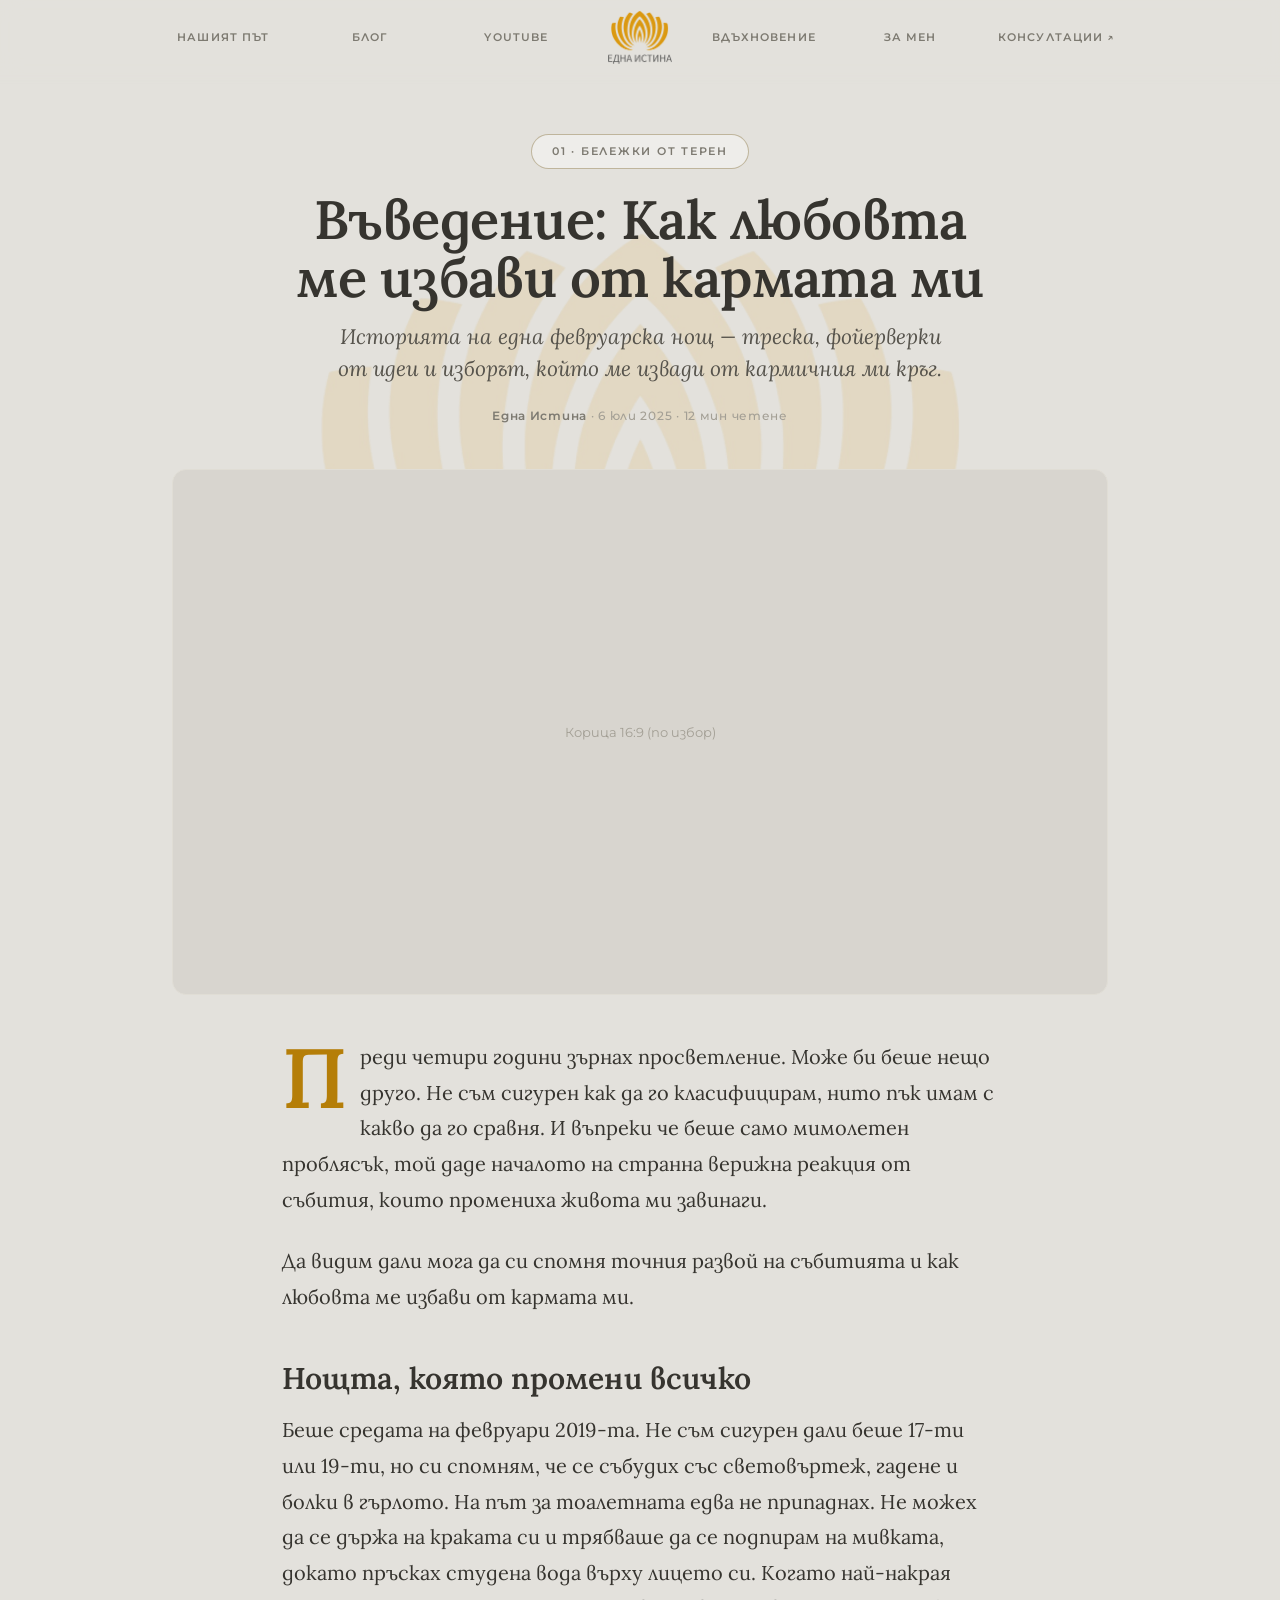
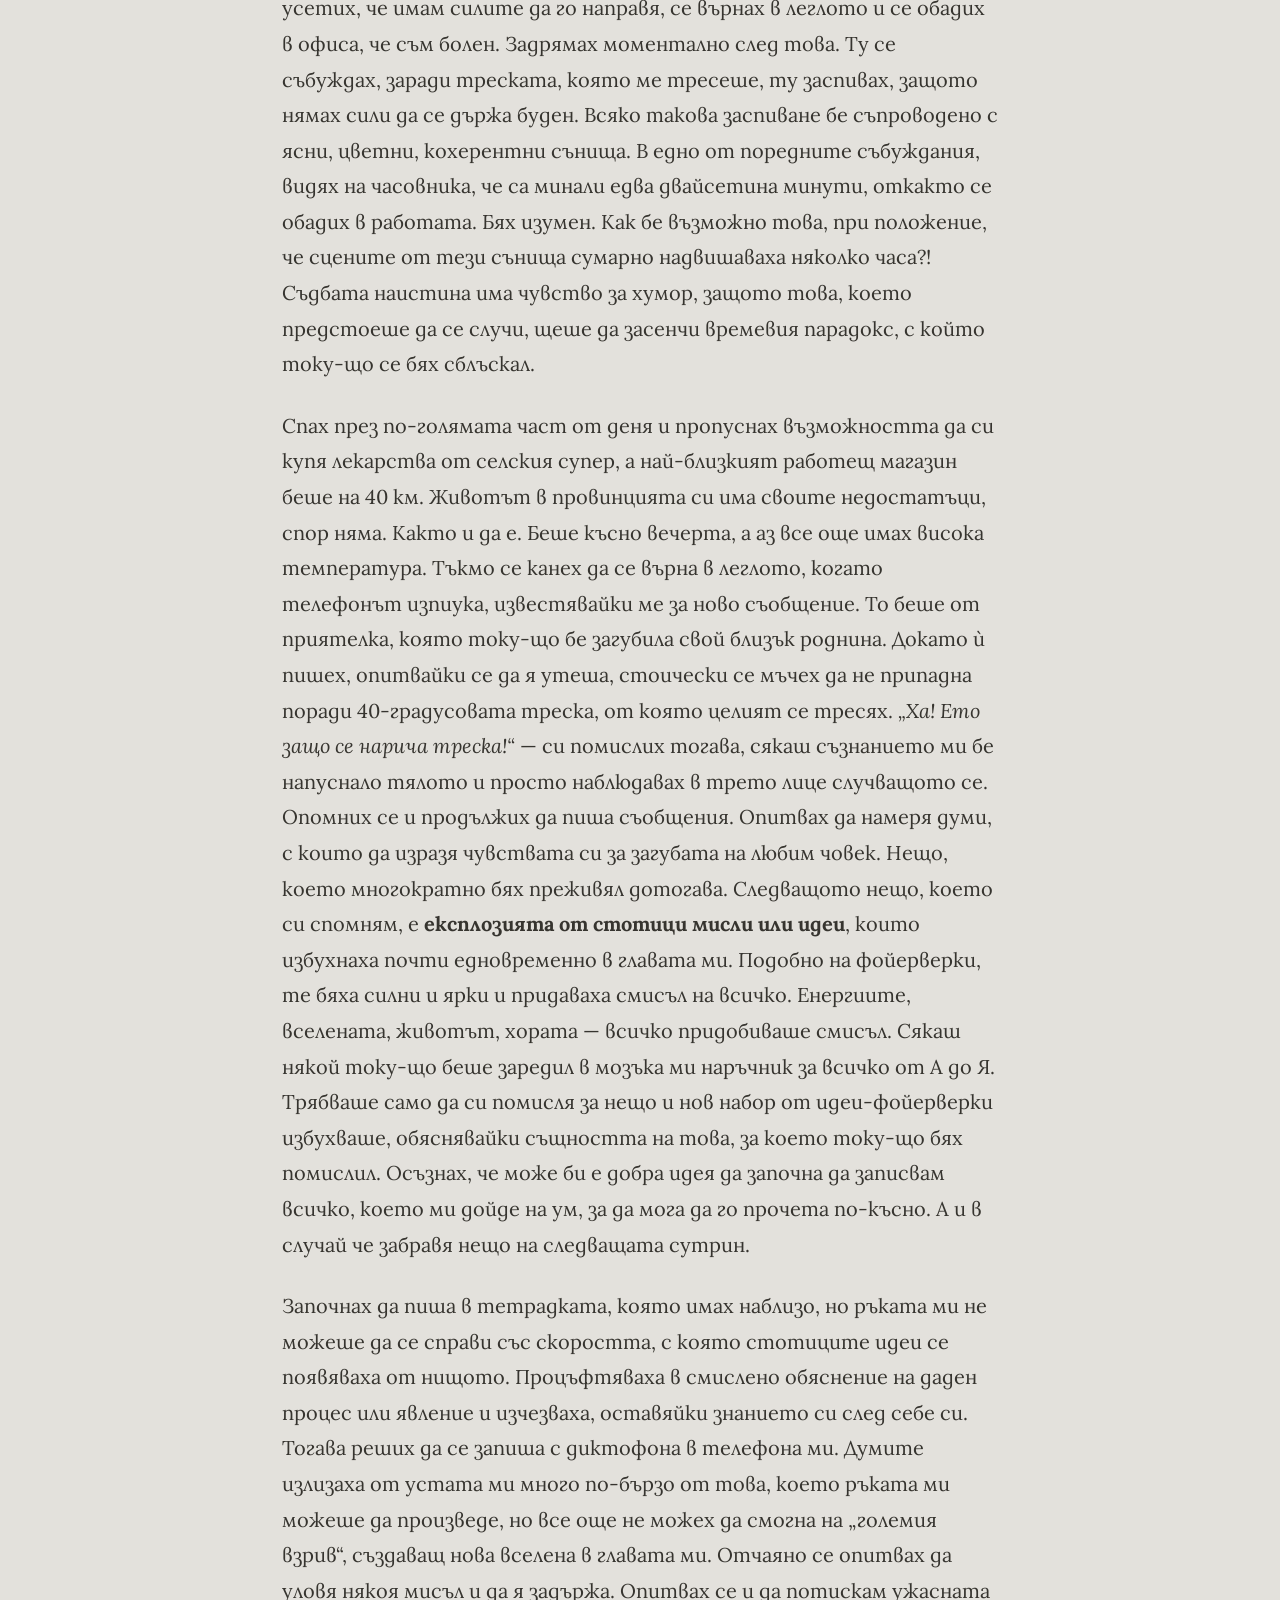
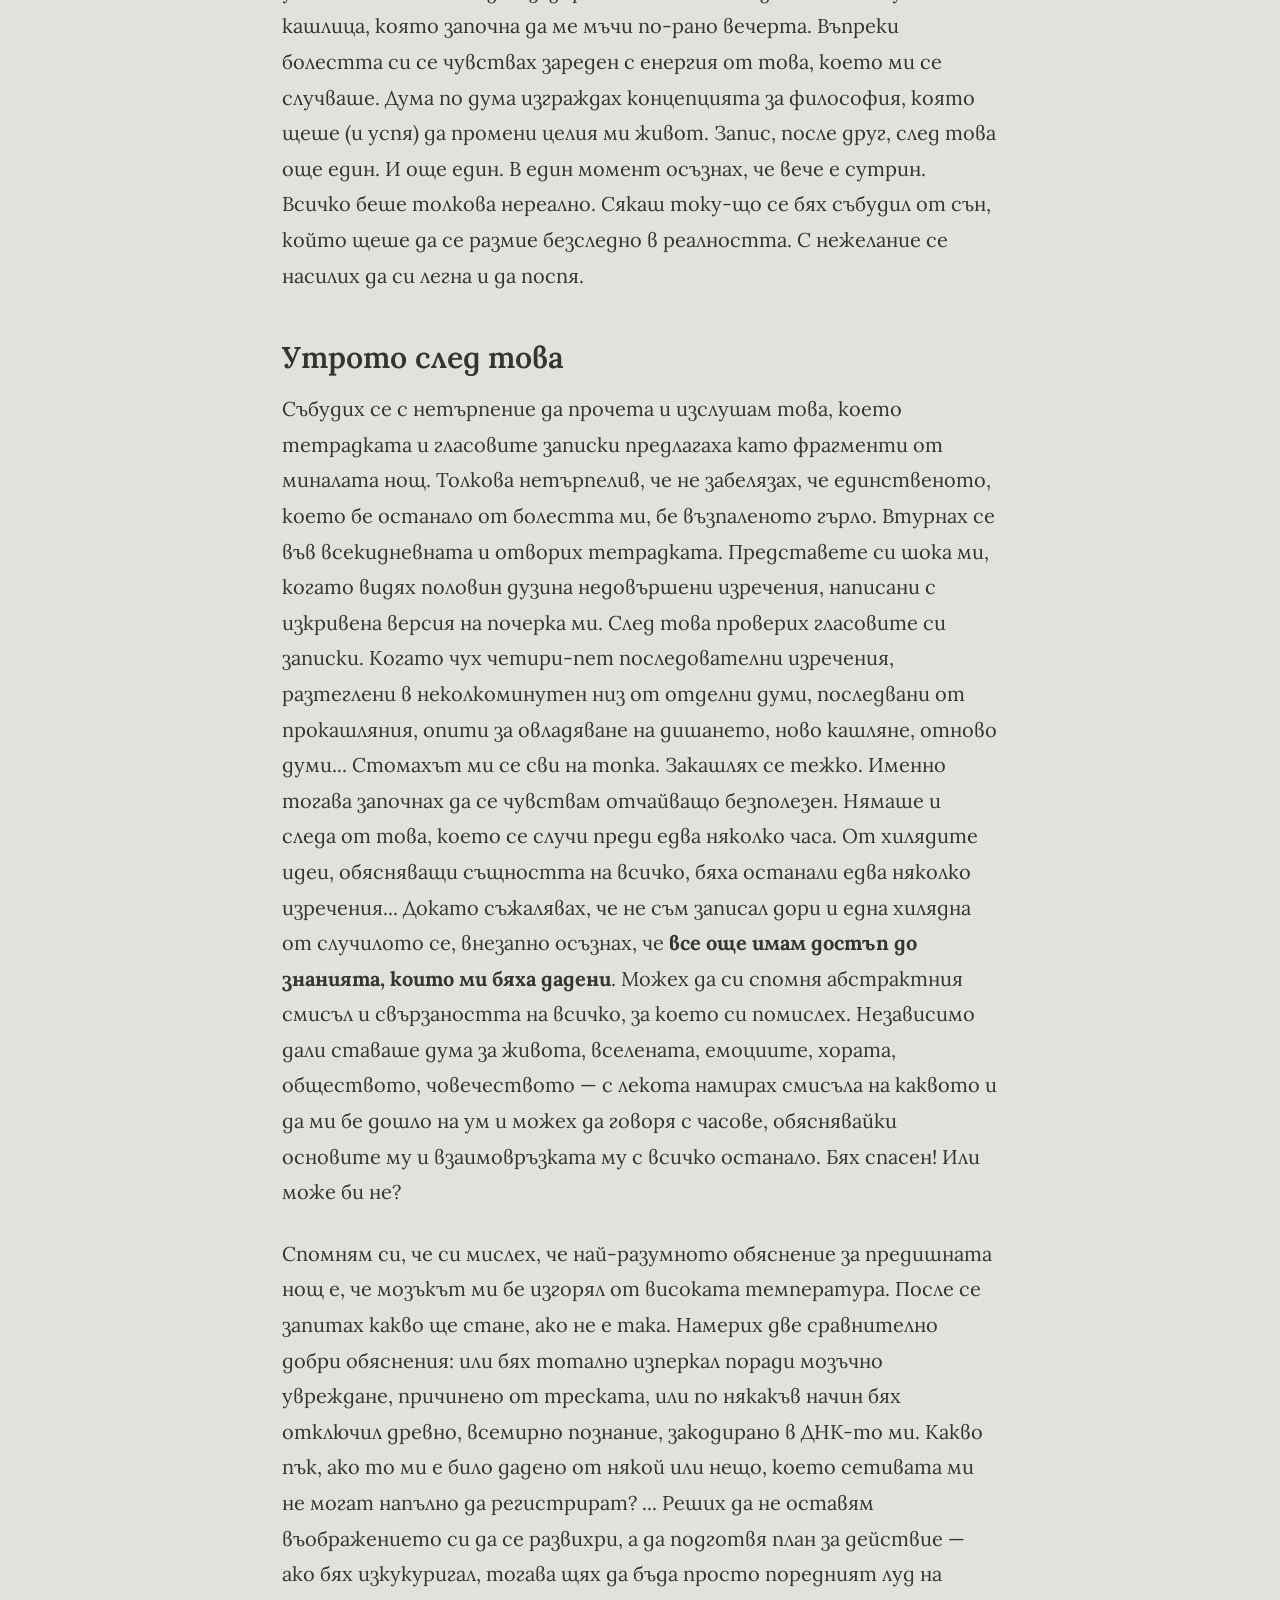
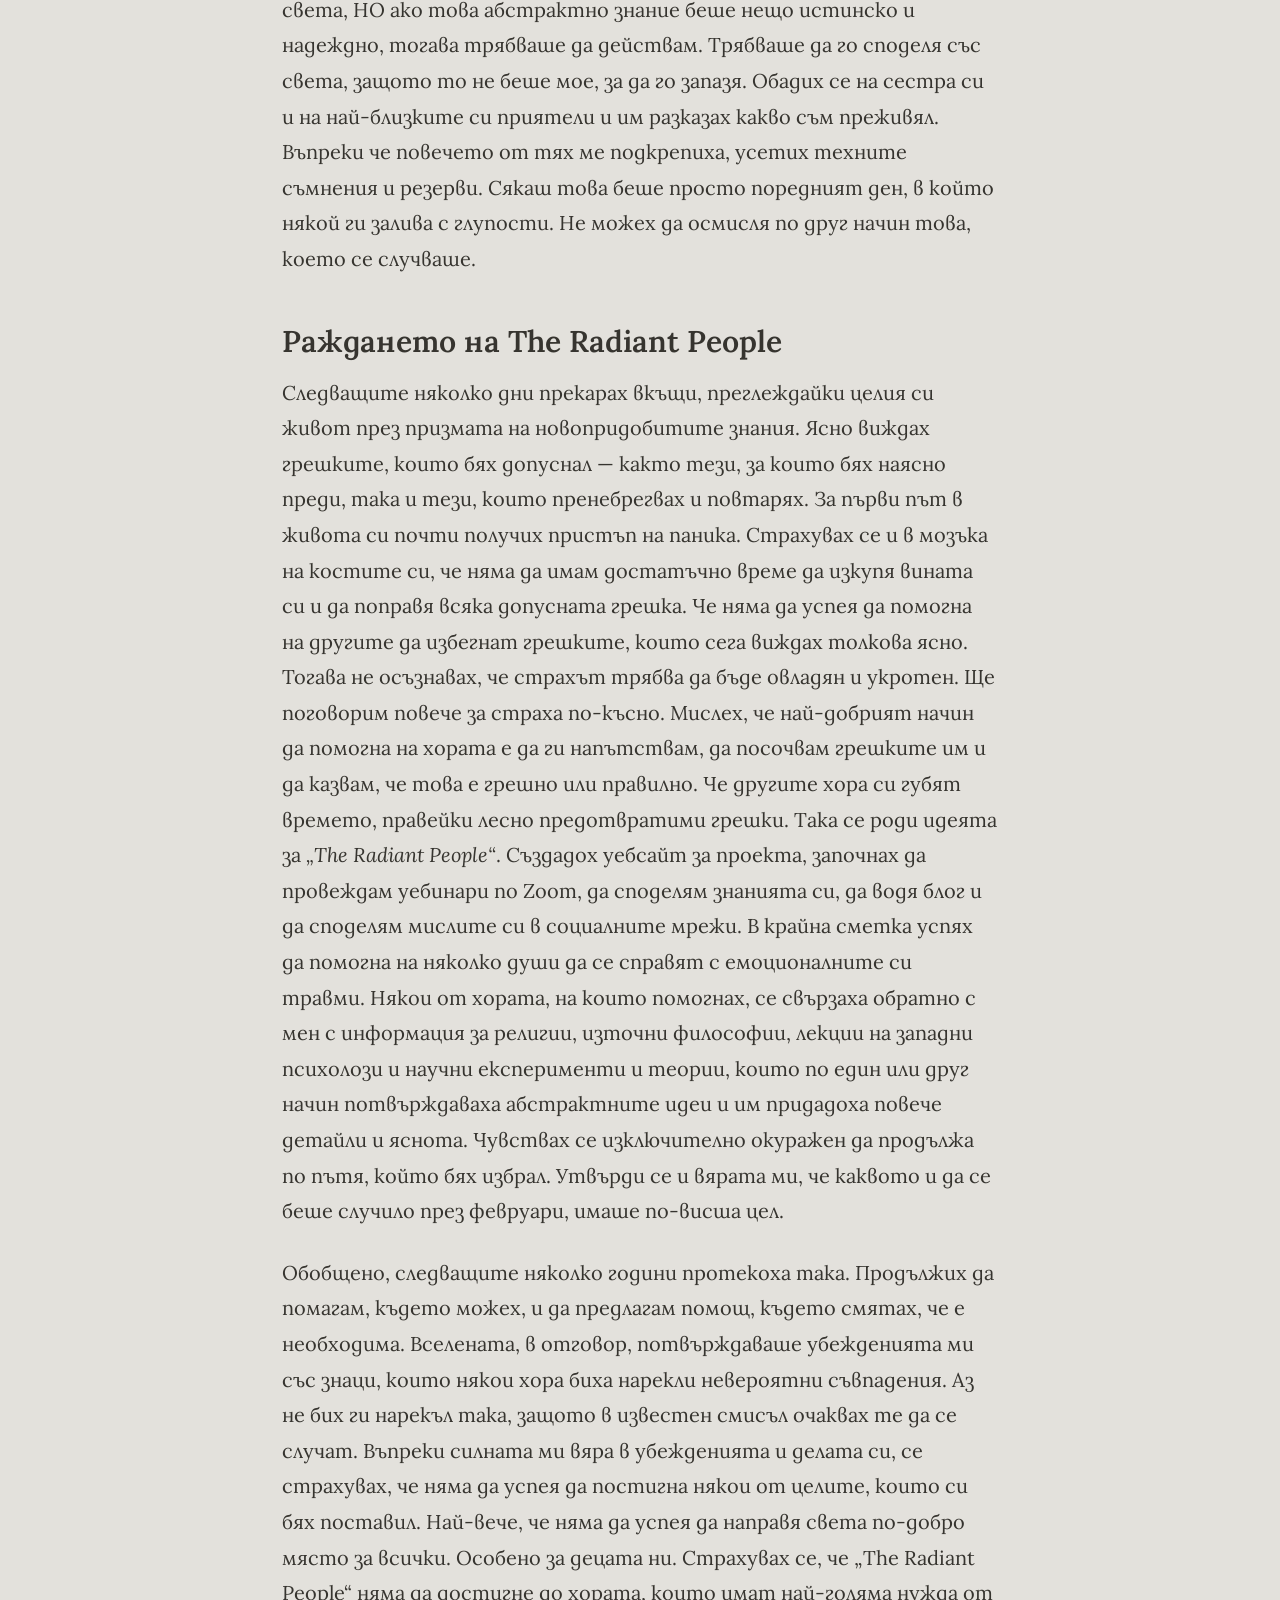
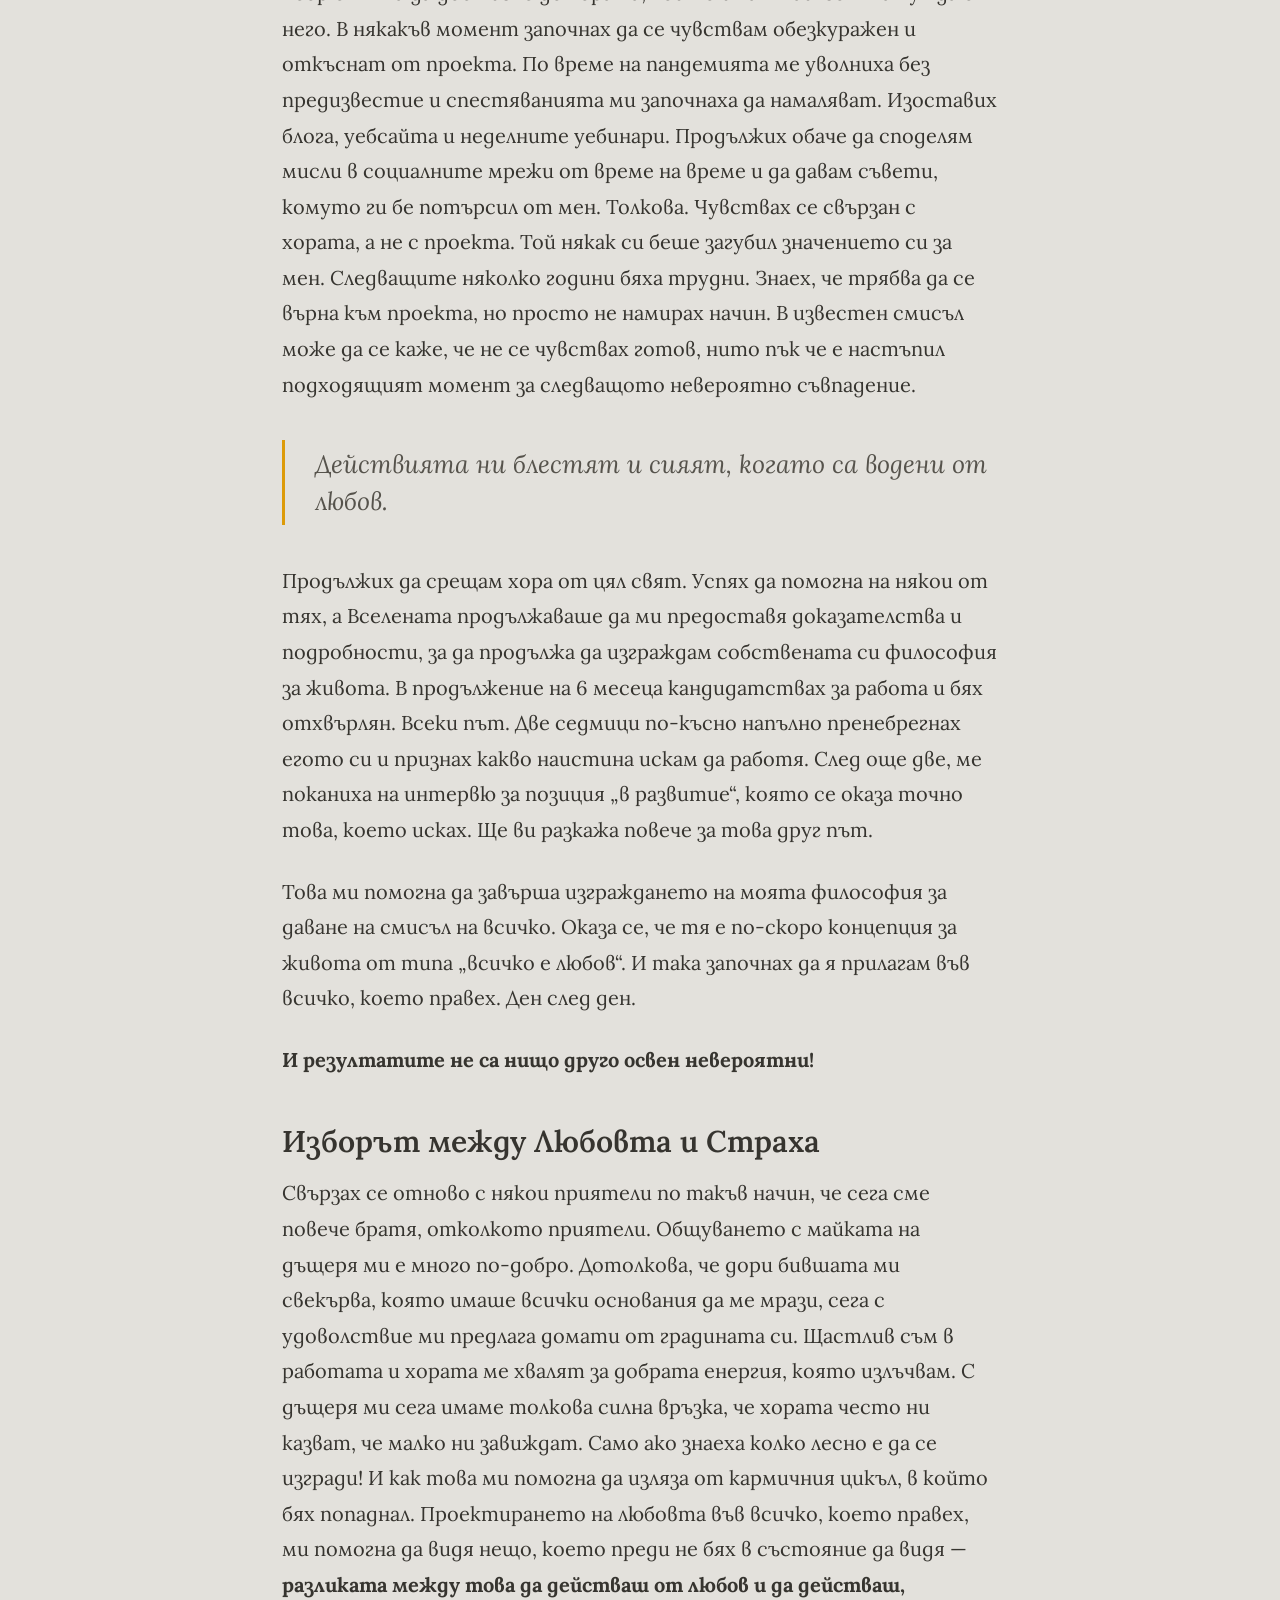
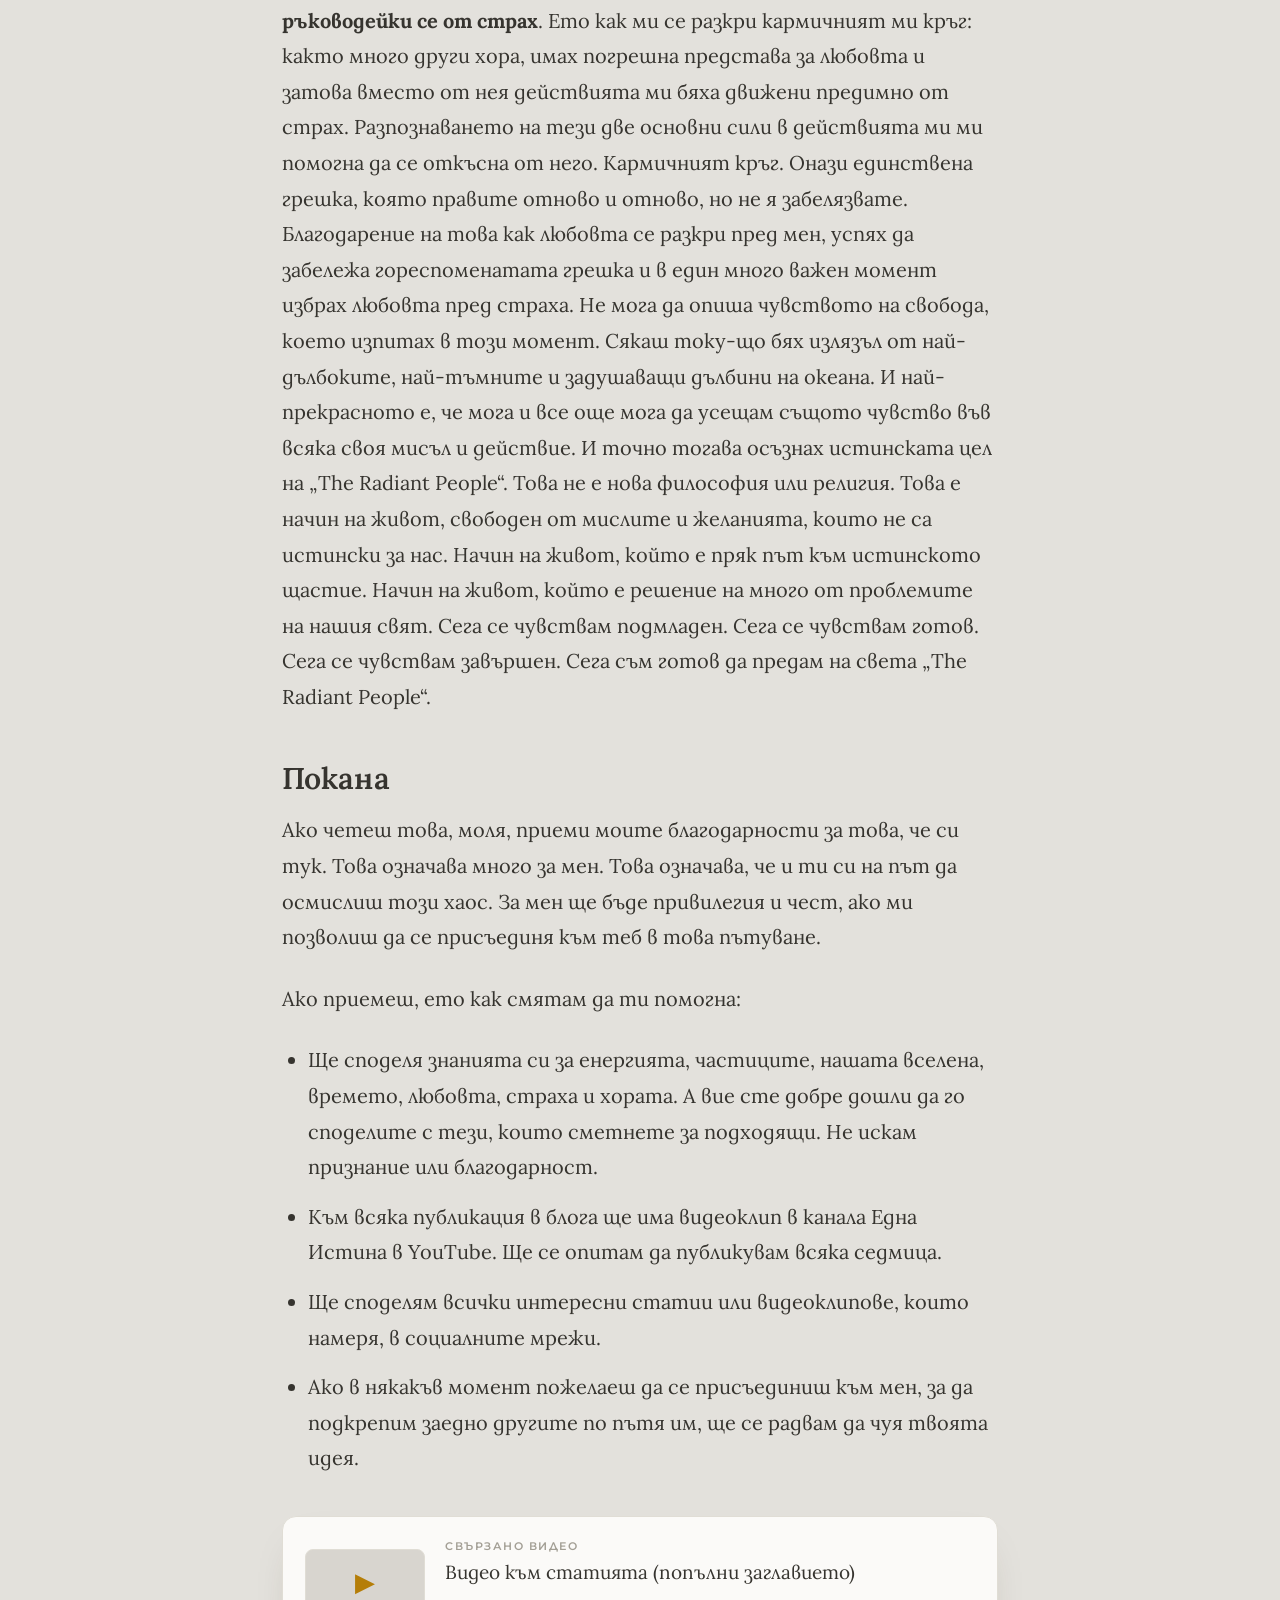
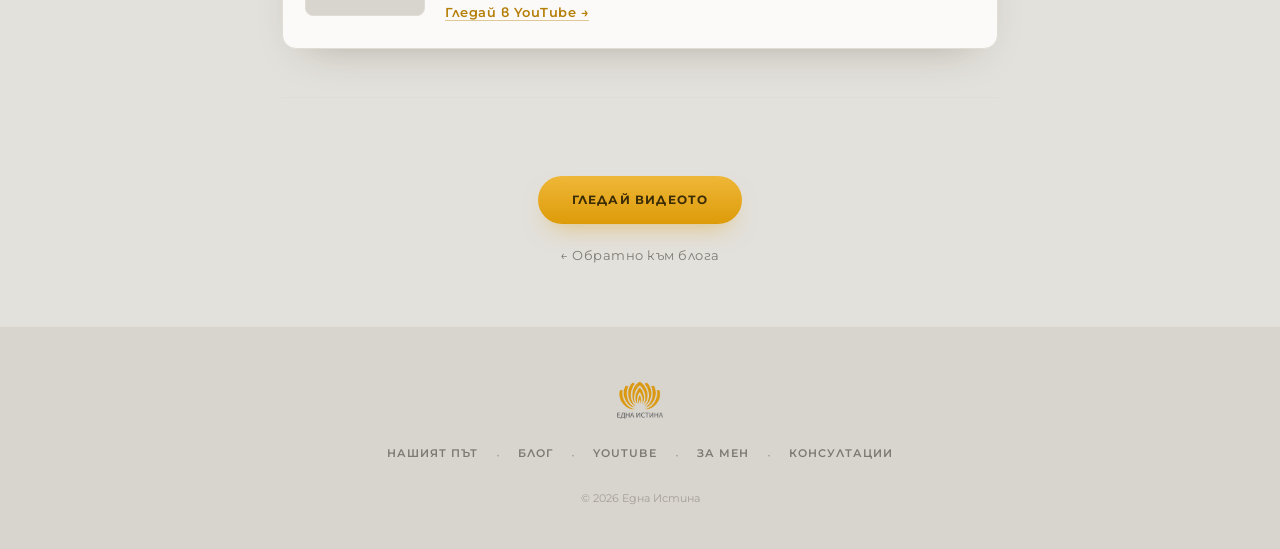
<file: blog-01-kak-lyubovta-me-izbavi-ot-karmata.html>
<!DOCTYPE html>
<html lang="bg">
<head>
<meta charset="UTF-8">
<meta name="viewport" content="width=device-width, initial-scale=1.0">
<title>Въведение: Как любовта ме избави от кармата ми · Една Истина</title>
<meta name="description" content="Историята на една февруарска нощ — треска, фойерверки от идеи и изборът, който ме извади от кармичния ми кръг. Статия 01 от пътеката на Една Истина.">
<link rel="preconnect" href="https://fonts.googleapis.com">
<link rel="preconnect" href="https://fonts.gstatic.com" crossorigin>
<link href="https://fonts.googleapis.com/css2?family=Lora:ital,wght@0,400;0,500;0,600;0,700;1,400;1,500&family=Montserrat:wght@400;500;600;700&display=swap&subset=cyrillic,cyrillic-ext,latin" rel="stylesheet">
<link rel="stylesheet" href="edna.css">
<style>
  /* само компонентите, специфични за страницата-статия (останалото е в edna.css) */
  .article-wrap{max-width:760px;margin:0 auto;padding:0 22px}
  header.post{text-align:center;padding:60px 0 28px}
  .article-cat{display:inline-block;padding:7px 20px;border:1px solid var(--pill);border-radius:40px;font-size:11px;font-weight:600;letter-spacing:.16em;text-transform:uppercase;color:var(--ink-dim);background:rgba(255,255,255,.4)}
  h1.article-title{font-family:'Lora',serif;font-weight:600;font-size:clamp(34px,6vw,54px);line-height:1.08;letter-spacing:-.01em;color:var(--ink);margin:22px 0 14px}
  .article-lead{font-family:'Lora',serif;font-style:italic;font-size:clamp(18px,2.4vw,21px);color:var(--ink-soft);line-height:1.5;max-width:620px;margin:0 auto}
  .article-meta{margin-top:22px;font-size:12px;color:var(--ink-faint);letter-spacing:.06em;font-weight:500}
  .article-meta b{color:var(--ink-dim);font-weight:600}
  .cover{max-width:980px;margin:14px auto 0;padding:0 22px}
  .cover .frame{aspect-ratio:16/9;border-radius:14px;overflow:hidden;background:var(--bg-2);border:1px solid var(--line);display:grid;place-items:center;color:var(--ink-faint);font-size:13px}
  .cover img{width:100%;height:100%;object-fit:cover}
  .prose{padding-top:44px;padding-bottom:20px;font-family:'Lora',serif;font-size:20px;color:var(--ink);line-height:1.78}
  .prose p{margin:0 0 26px}
  .prose p:first-of-type::first-letter{font-size:4.2em;float:left;line-height:.78;padding:6px 12px 0 0;color:var(--gold-deep);font-weight:600}
  .prose h2{font-family:'Lora',serif;font-weight:600;font-size:30px;color:var(--ink);margin:46px 0 16px;line-height:1.2}
  .prose h3{font-family:'Montserrat';font-weight:600;font-size:15px;letter-spacing:.1em;text-transform:uppercase;color:var(--gold-deep);margin:40px 0 12px}
  .prose a{color:var(--gold-deep);text-decoration:none;border-bottom:1px solid rgba(181,126,8,.4)}
  .prose a:hover{border-color:var(--gold-deep)}
  .prose ul,.prose ol{margin:0 0 26px;padding-left:26px}
  .prose li{margin:0 0 14px}
  .prose blockquote{margin:38px 0;padding:6px 0 6px 30px;border-left:3px solid var(--gold);font-family:'Lora',serif;font-style:italic;font-size:25px;line-height:1.45;color:var(--ink-soft)}
  .prose blockquote cite{display:block;margin-top:12px;font-size:13px;font-style:normal;font-family:'Montserrat';font-weight:500;letter-spacing:.05em;color:var(--ink-faint)}
  .videocard{display:flex;align-items:center;gap:20px;background:var(--paper);border:1px solid var(--line);border-radius:14px;padding:20px 22px;margin:40px 0;box-shadow:0 18px 44px -24px rgba(60,50,20,.35)}
  .videocard .thumb{width:120px;aspect-ratio:16/9;border-radius:8px;background:var(--bg-2);flex-shrink:0;display:grid;place-items:center;color:var(--gold-deep);font-size:26px;border:1px solid var(--line)}
  .videocard .vt{font-family:'Montserrat';font-size:11px;letter-spacing:.14em;text-transform:uppercase;color:var(--ink-faint);font-weight:600}
  .videocard .vn{font-family:'Lora',serif;font-size:19px;color:var(--ink);margin:4px 0 8px;line-height:1.25}
  .videocard a{font-family:'Montserrat';font-size:13px;font-weight:600;color:var(--gold-deep);text-decoration:none;letter-spacing:.04em}
  hr.sep{border:none;height:1px;background:var(--line);margin:48px 0}
  .endcta{text-align:center;padding:10px 0 60px}
  .endcta .back{display:block;margin-top:20px;font-size:13px;color:var(--ink-dim);text-decoration:none;letter-spacing:.04em}
  .endcta .back:hover{color:var(--gold-deep)}
</style>
</head>
<body>

<button id="back-to-top" aria-label="Нагоре" onclick="window.scrollTo({top:0,behavior:'smooth'})">↑</button>
<div class="bg-lotus" aria-hidden="true"></div>

<nav id="navbar">
  <div class="nav-inner">
    <a href="index.html#path" class="nav-link">Нашият път</a>
    <a href="blog.html" class="nav-link">Блог</a>
    <a href="index.html#youtube" class="nav-link">YouTube</a>
    <a href="index.html" class="nav-logo-wrap"><img src="images/logo.png" alt="Една Истина"></a>
    <a href="index.html#inspiration" class="nav-link">Вдъхновение</a>
    <a href="index.html#about" class="nav-link">За мен</a>
    <a href="https://konsultacii.ednaistina.bg" class="nav-link ext" target="_blank" rel="noopener">Консултации ↗</a>
    <button class="nav-hamburger" id="hamburger" aria-label="Меню"><span></span><span></span><span></span></button>
  </div>
  <div class="nav-drawer" id="nav-drawer">
    <a href="index.html#path" class="nav-link">Нашият път</a>
    <a href="blog.html" class="nav-link">Блог</a>
    <a href="index.html#youtube" class="nav-link">YouTube</a>
    <a href="index.html#inspiration" class="nav-link">Вдъхновение</a>
    <a href="index.html#about" class="nav-link">За мен</a>
    <a href="https://konsultacii.ednaistina.bg" class="nav-link ext" target="_blank" rel="noopener">Консултации ↗</a>
  </div>
</nav>

<header class="post">
  <div class="article-wrap">
    <!-- ✎ Категория (номерът е част от идентичността на статията) -->
    <span class="article-cat">01 · Бележки от терен</span>
    <!-- ✎ Заглавие на статията -->
    <h1 class="article-title">Въведение: Как любовта ме избави от кармата ми</h1>
    <!-- ✎ Подзаглавие / въведение -->
    <p class="article-lead">Историята на една февруарска нощ — треска, фойерверки от идеи и изборът, който ме извади от кармичния ми кръг.</p>
    <!-- ✎ Автор · дата · време за четене -->
    <div class="article-meta"><b>Една Истина</b> · 6 юли 2025 · 12 мин четене</div>
  </div>
</header>

<!-- ✎ Корица (по избор) — замени frame с <img src="images/cover-01.jpg" alt=""> -->
<div class="cover"><div class="frame">Корица 16:9 (по избор)</div></div>

<article class="article-wrap prose">
  <p>Преди четири години зърнах просветление. Може би беше нещо друго. Не съм сигурен как да го класифицирам, нито пък имам с какво да го сравня. И въпреки че беше само мимолетен проблясък, той даде началото на странна верижна реакция от събития, които промениха живота ми завинаги.</p>
  <p>Да видим дали мога да си спомня точния развой на събитията и как любовта ме избави от кармата ми.</p>

  <h2>Нощта, която промени всичко</h2>
  <p>Беше средата на февруари 2019-та. Не съм сигурен дали беше 17-ти или 19-ти, но си спомням, че се събудих със световъртеж, гадене и болки в гърлото. На път за тоалетната едва не припаднах. Не можех да се държа на краката си и трябваше да се подпирам на мивката, докато пръсках студена вода върху лицето си. Когато най-накрая усетих, че имам силите да го направя, се върнах в леглото и се обадих в офиса, че съм болен. Задрямах моментално след това. Ту се събуждах, заради треската, която ме тресеше, ту заспивах, защото нямах сили да се държа буден. Всяко такова заспиване бе съпроводено с ясни, цветни, кохерентни сънища. В едно от поредните събуждания, видях на часовника, че са минали едва двайсетина минути, откакто се обадих в работата. Бях изумен. Как бе възможно това, при положение, че сцените от тези сънища сумарно надвишаваха няколко часа?! Съдбата наистина има чувство за хумор, защото това, което предстоеше да се случи, щеше да засенчи времевия парадокс, с който току-що се бях сблъскал.</p>
  <p>Спах през по-голямата част от деня и пропуснах възможността да си купя лекарства от селския супер, а най-близкият работещ магазин беше на 40 км. Животът в провинцията си има своите недостатъци, спор няма. Както и да е. Беше късно вечерта, а аз все още имах висока температура. Тъкмо се канех да се върна в леглото, когато телефонът изпиука, известявайки ме за ново съобщение. То беше от приятелка, която току-що бе загубила свой близък роднина. Докато ѝ пишех, опитвайки се да я утеша, стоически се мъчех да не припадна поради 40-градусовата треска, от която целият се тресях. <em>„Ха! Ето защо се нарича треска!“</em> — си помислих тогава, сякаш съзнанието ми бе напуснало тялото и просто наблюдавах в трето лице случващото се. Опомних се и продължих да пиша съобщения. Опитвах да намеря думи, с които да изразя чувствата си за загубата на любим човек. Нещо, което многократно бях преживял дотогава. Следващото нещо, което си спомням, е <strong>експлозията от стотици мисли или идеи</strong>, които избухнаха почти едновременно в главата ми. Подобно на фойерверки, те бяха силни и ярки и придаваха смисъл на всичко. Енергиите, вселената, животът, хората — всичко придобиваше смисъл. Сякаш някой току-що беше заредил в мозъка ми наръчник за всичко от А до Я. Трябваше само да си помисля за нещо и нов набор от идеи-фойерверки избухваше, обяснявайки същността на това, за което току-що бях помислил. Осъзнах, че може би е добра идея да започна да записвам всичко, което ми дойде на ум, за да мога да го прочета по-късно. А и в случай че забравя нещо на следващата сутрин.</p>
  <p>Започнах да пиша в тетрадката, която имах наблизо, но ръката ми не можеше да се справи със скоростта, с която стотиците идеи се появяваха от нищото. Процъфтяваха в смислено обяснение на даден процес или явление и изчезваха, оставяйки знанието си след себе си. Тогава реших да се запиша с диктофона в телефона ми. Думите излизаха от устата ми много по-бързо от това, което ръката ми можеше да произведе, но все още не можех да смогна на „големия взрив“, създаващ нова вселена в главата ми. Отчаяно се опитвах да уловя някоя мисъл и да я задържа. Опитвах се и да потискам ужасната кашлица, която започна да ме мъчи по-рано вечерта. Въпреки болестта си се чувствах зареден с енергия от това, което ми се случваше. Дума по дума изграждах концепцията за философия, която щеше (и успя) да промени целия ми живот. Запис, после друг, след това още един. И още един. В един момент осъзнах, че вече е сутрин. Всичко беше толкова нереално. Сякаш току-що се бях събудил от сън, който щеше да се размие безследно в реалността. С нежелание се насилих да си легна и да поспя.</p>

  <h2>Утрото след това</h2>
  <p>Събудих се с нетърпение да прочета и изслушам това, което тетрадката и гласовите записки предлагаха като фрагменти от миналата нощ. Толкова нетърпелив, че не забелязах, че единственото, което бе останало от болестта ми, бе възпаленото гърло. Втурнах се във всекидневната и отворих тетрадката. Представете си шока ми, когато видях половин дузина недовършени изречения, написани с изкривена версия на почерка ми. След това проверих гласовите си записки. Когато чух четири-пет последователни изречения, разтеглени в неколкоминутен низ от отделни думи, последвани от прокашляния, опити за овладяване на дишането, ново кашляне, отново думи... Стомахът ми се сви на топка. Закашлях се тежко. Именно тогава започнах да се чувствам отчайващо безполезен. Нямаше и следа от това, което се случи преди едва няколко часа. От хилядите идеи, обясняващи същността на всичко, бяха останали едва няколко изречения... Докато съжалявах, че не съм записал дори и една хилядна от случилото се, внезапно осъзнах, че <strong>все още имам достъп до знанията, които ми бяха дадени</strong>. Можех да си спомня абстрактния смисъл и свързаността на всичко, за което си помислех. Независимо дали ставаше дума за живота, вселената, емоциите, хората, обществото, човечеството — с лекота намирах смисъла на каквото и да ми бе дошло на ум и можех да говоря с часове, обяснявайки основите му и взаимовръзката му с всичко останало. Бях спасен! Или може би не?</p>
  <p>Спомням си, че си мислех, че най-разумното обяснение за предишната нощ е, че мозъкът ми бе изгорял от високата температура. После се запитах какво ще стане, ако не е така. Намерих две сравнително добри обяснения: или бях тотално изперкал поради мозъчно увреждане, причинено от треската, или по някакъв начин бях отключил древно, всемирно познание, закодирано в ДНК-то ми. Какво пък, ако то ми е било дадено от някой или нещо, което сетивата ми не могат напълно да регистрират? ... Реших да не оставям въображението си да се развихри, а да подготвя план за действие — ако бях изкукуригал, тогава щях да бъда просто поредният луд на света, НО ако това абстрактно знание беше нещо истинско и надеждно, тогава трябваше да действам. Трябваше да го споделя със света, защото то не беше мое, за да го запазя. Обадих се на сестра си и на най-близките си приятели и им разказах какво съм преживял. Въпреки че повечето от тях ме подкрепиха, усетих техните съмнения и резерви. Сякаш това беше просто поредният ден, в който някой ги залива с глупости. Не можех да осмисля по друг начин това, което се случваше.</p>

  <h2>Раждането на The Radiant People</h2>
  <p>Следващите няколко дни прекарах вкъщи, преглеждайки целия си живот през призмата на новопридобитите знания. Ясно виждах грешките, които бях допуснал — както тези, за които бях наясно преди, така и тези, които пренебрегвах и повтарях. За първи път в живота си почти получих пристъп на паника. Страхувах се и в мозъка на костите си, че няма да имам достатъчно време да изкупя вината си и да поправя всяка допусната грешка. Че няма да успея да помогна на другите да избегнат грешките, които сега виждах толкова ясно. Тогава не осъзнавах, че страхът трябва да бъде овладян и укротен. Ще поговорим повече за страха по-късно. Мислех, че най-добрият начин да помогна на хората е да ги напътствам, да посочвам грешките им и да казвам, че това е грешно или правилно. Че другите хора си губят времето, правейки лесно предотвратими грешки. Така се роди идеята за <em>„The Radiant People“</em>. Създадох уебсайт за проекта, започнах да провеждам уебинари по Zoom, да споделям знанията си, да водя блог и да споделям мислите си в социалните мрежи. В крайна сметка успях да помогна на няколко души да се справят с емоционалните си травми. Някои от хората, на които помогнах, се свързаха обратно с мен с информация за религии, източни философии, лекции на западни психолози и научни експерименти и теории, които по един или друг начин потвърждаваха абстрактните идеи и им придадоха повече детайли и яснота. Чувствах се изключително окуражен да продължа по пътя, който бях избрал. Утвърди се и вярата ми, че каквото и да се беше случило през февруари, имаше по-висша цел.</p>
  <p>Обобщено, следващите няколко години протекоха така. Продължих да помагам, където можех, и да предлагам помощ, където смятах, че е необходима. Вселената, в отговор, потвърждаваше убежденията ми със знаци, които някои хора биха нарекли невероятни съвпадения. Аз не бих ги нарекъл така, защото в известен смисъл очаквах те да се случат. Въпреки силната ми вяра в убежденията и делата си, се страхувах, че няма да успея да постигна някои от целите, които си бях поставил. Най-вече, че няма да успея да направя света по-добро място за всички. Особено за децата ни. Страхувах се, че „The Radiant People“ няма да достигне до хората, които имат най-голяма нужда от него. В някакъв момент започнах да се чувствам обезкуражен и откъснат от проекта. По време на пандемията ме уволниха без предизвестие и спестяванията ми започнаха да намаляват. Изоставих блога, уебсайта и неделните уебинари. Продължих обаче да споделям мисли в социалните мрежи от време на време и да давам съвети, комуто ги бе потърсил от мен. Толкова. Чувствах се свързан с хората, а не с проекта. Той някак си беше загубил значението си за мен. Следващите няколко години бяха трудни. Знаех, че трябва да се върна към проекта, но просто не намирах начин. В известен смисъл може да се каже, че не се чувствах готов, нито пък че е настъпил подходящият момент за следващото невероятно съвпадение.</p>

  <blockquote>Действията ни блестят и сияят, когато са водени от любов.</blockquote>

  <p>Продължих да срещам хора от цял свят. Успях да помогна на някои от тях, а Вселената продължаваше да ми предоставя доказателства и подробности, за да продължа да изграждам собствената си философия за живота. В продължение на 6 месеца кандидатствах за работа и бях отхвърлян. Всеки път. Две седмици по-късно напълно пренебрегнах егото си и признах какво наистина искам да работя. След още две, ме поканиха на интервю за позиция „в развитие“, която се оказа точно това, което исках. Ще ви разкажа повече за това друг път.</p>
  <p>Това ми помогна да завърша изграждането на моята философия за даване на смисъл на всичко. Оказа се, че тя е по-скоро концепция за живота от типа „всичко е любов“. И така започнах да я прилагам във всичко, което правех. Ден след ден.</p>
  <p><strong>И резултатите не са нищо друго освен невероятни!</strong></p>

  <h2>Изборът между Любовта и Страха</h2>
  <p>Свързах се отново с някои приятели по такъв начин, че сега сме повече братя, отколкото приятели. Общуването с майката на дъщеря ми е много по-добро. Дотолкова, че дори бившата ми свекърва, която имаше всички основания да ме мрази, сега с удоволствие ми предлага домати от градината си. Щастлив съм в работата и хората ме хвалят за добрата енергия, която излъчвам. С дъщеря ми сега имаме толкова силна връзка, че хората често ни казват, че малко ни завиждат. Само ако знаеха колко лесно е да се изгради! И как това ми помогна да изляза от кармичния цикъл, в който бях попаднал. Проектирането на любовта във всичко, което правех, ми помогна да видя нещо, което преди не бях в състояние да видя — <strong>разликата между това да действаш от любов и да действаш, ръководейки се от страх</strong>. Ето как ми се разкри кармичният ми кръг: както много други хора, имах погрешна представа за любовта и затова вместо от нея действията ми бяха движени предимно от страх. Разпознаването на тези две основни сили в действията ми ми помогна да се откъсна от него. Кармичният кръг. Онази единствена грешка, която правите отново и отново, но не я забелязвате. Благодарение на това как любовта се разкри пред мен, успях да забележа гореспоменатата грешка и в един много важен момент избрах любовта пред страха. Не мога да опиша чувството на свобода, което изпитах в този момент. Сякаш току-що бях излязъл от най-дълбоките, най-тъмните и задушаващи дълбини на океана. И най-прекрасното е, че мога и все още мога да усещам същото чувство във всяка своя мисъл и действие. И точно тогава осъзнах истинската цел на „The Radiant People“. Това не е нова философия или религия. Това е начин на живот, свободен от мислите и желанията, които не са истински за нас. Начин на живот, който е пряк път към истинското щастие. Начин на живот, който е решение на много от проблемите на нашия свят. Сега се чувствам подмладен. Сега се чувствам готов. Сега се чувствам завършен. Сега съм готов да предам на света „The Radiant People“.</p>

  <h2>Покана</h2>
  <p>Ако четеш това, моля, приеми моите благодарности за това, че си тук. Това означава много за мен. Това означава, че и ти си на път да осмислиш този хаос. За мен ще бъде привилегия и чест, ако ми позволиш да се присъединя към теб в това пътуване.</p>
  <p>Ако приемеш, ето как смятам да ти помогна:</p>
  <ul>
    <li>Ще споделя знанията си за енергията, частиците, нашата вселена, времето, любовта, страха и хората. А вие сте добре дошли да го споделите с тези, които сметнете за подходящи. Не искам признание или благодарност.</li>
    <li>Към всяка публикация в блога ще има видеоклип в канала Една Истина в YouTube. Ще се опитам да публикувам всяка седмица.</li>
    <li>Ще споделям всички интересни статии или видеоклипове, които намеря, в социалните мрежи.</li>
    <li>Ако в някакъв момент пожелаеш да се присъединиш към мен, за да подкрепим заедно другите по пътя им, ще се радвам да чуя твоята идея.</li>
  </ul>

  <!-- ✎ Карта към свързано видео — смени заглавието и постави линка към конкретното видео; ако няма видео, изтрий целия блок videocard -->
  <div class="videocard">
    <div class="thumb">▶</div>
    <div>
      <div class="vt">Свързано видео</div>
      <div class="vn">Видео към статията (попълни заглавието)</div>
      <a href="https://www.youtube.com/@ednaistina" target="_blank" rel="noopener">Гледай в YouTube →</a>
    </div>
  </div>
  <hr class="sep">
</article>

<div class="endcta">
  <!-- ✎ Бутон към видеото (същия линк като в картата по-горе) -->
  <a class="btn-primary" href="https://www.youtube.com/@ednaistina" target="_blank" rel="noopener">Гледай видеото</a>
  <a class="back" href="blog.html">← Обратно към блога</a>
</div>

<footer>
  <div class="footer-logo"><img src="images/logo.png" alt="Една Истина"></div>
  <div class="footer-links">
    <a href="index.html#path" class="footer-link">Нашият път</a><span class="footer-div">·</span>
    <a href="blog.html" class="footer-link">Блог</a><span class="footer-div">·</span>
    <a href="index.html#youtube" class="footer-link">YouTube</a><span class="footer-div">·</span>
    <a href="index.html#about" class="footer-link">За мен</a><span class="footer-div">·</span>
    <a href="https://konsultacii.ednaistina.bg" class="footer-link" target="_blank" rel="noopener">Консултации</a>
  </div>
  <div class="footer-copy">© 2026 Една Истина</div>
</footer>

<script>
  const btt=document.getElementById('back-to-top');
  addEventListener('scroll',()=>btt.classList.toggle('visible',scrollY>420));
  const ham=document.getElementById('hamburger'),drw=document.getElementById('nav-drawer');
  ham.addEventListener('click',()=>{ham.classList.toggle('open');drw.classList.toggle('open')});
  drw.querySelectorAll('a').forEach(l=>l.addEventListener('click',()=>{ham.classList.remove('open');drw.classList.remove('open')}));
</script>
</body>
</html>
</file>
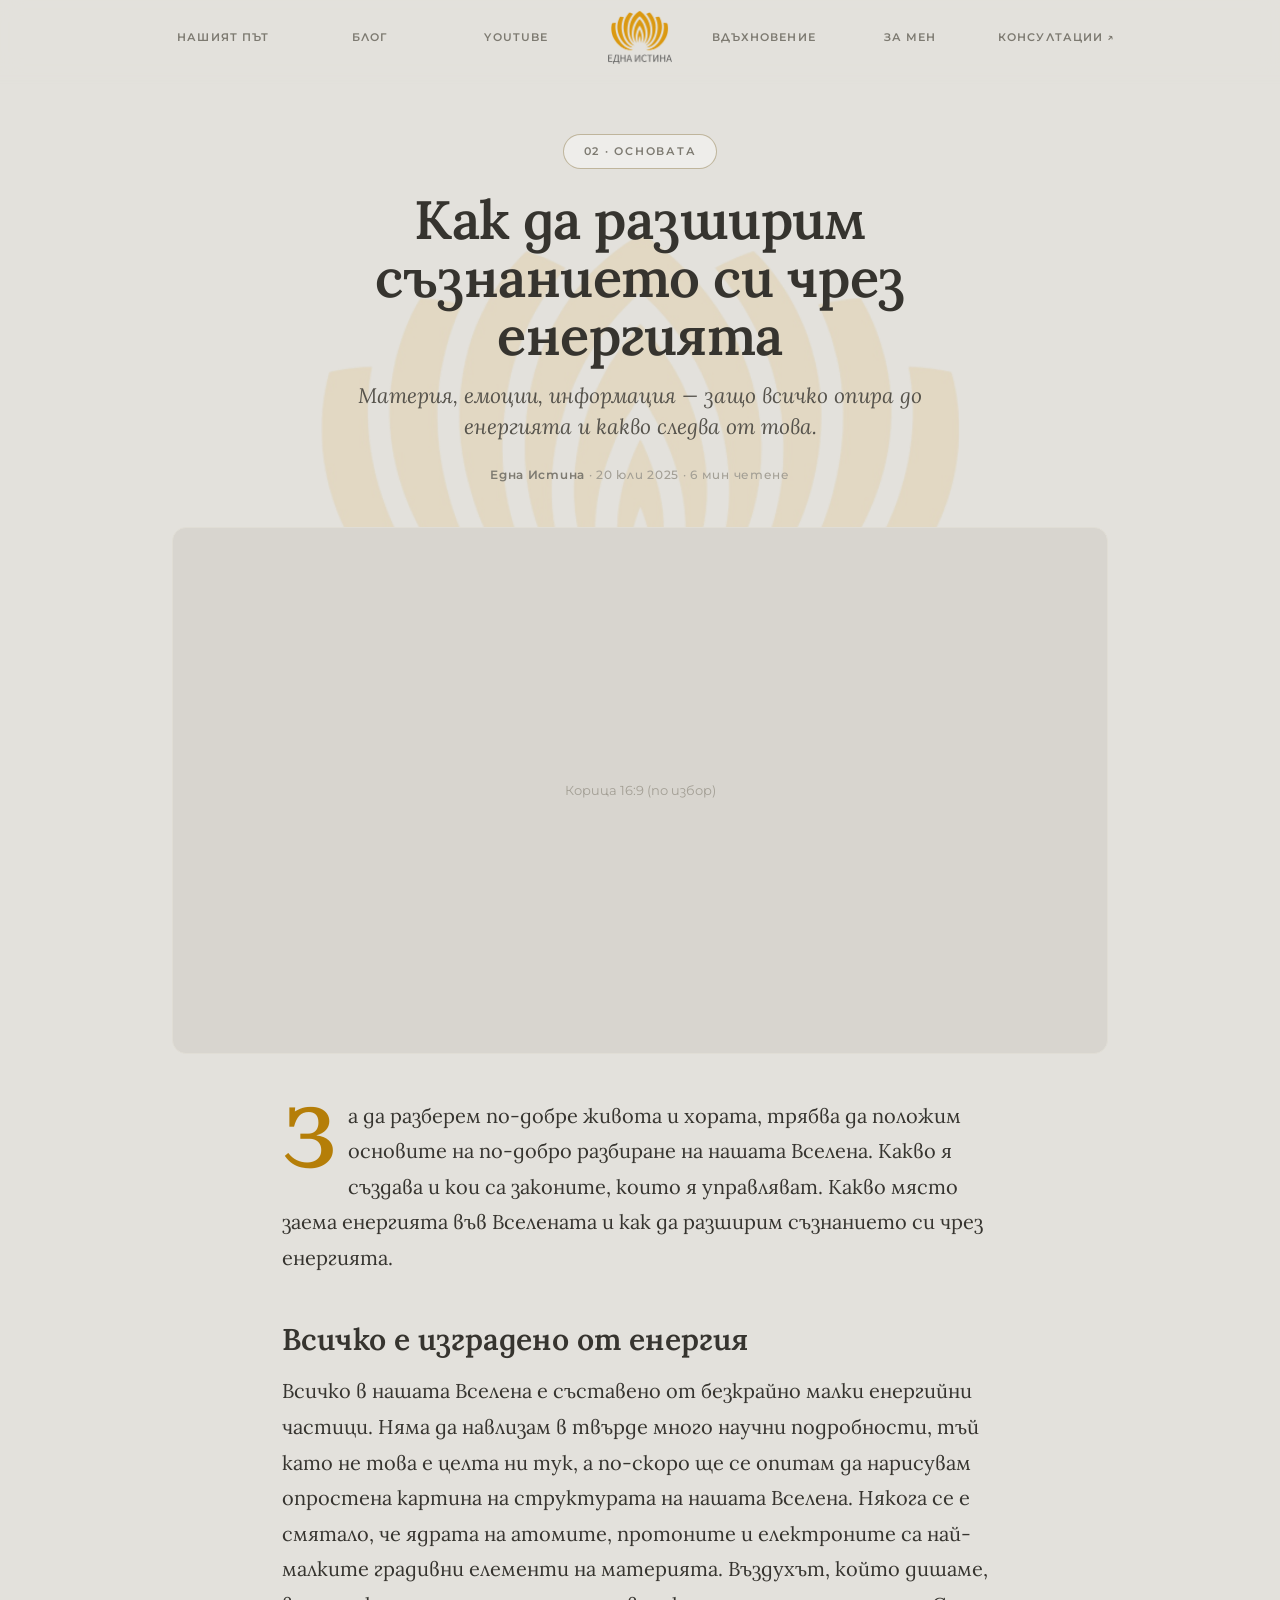
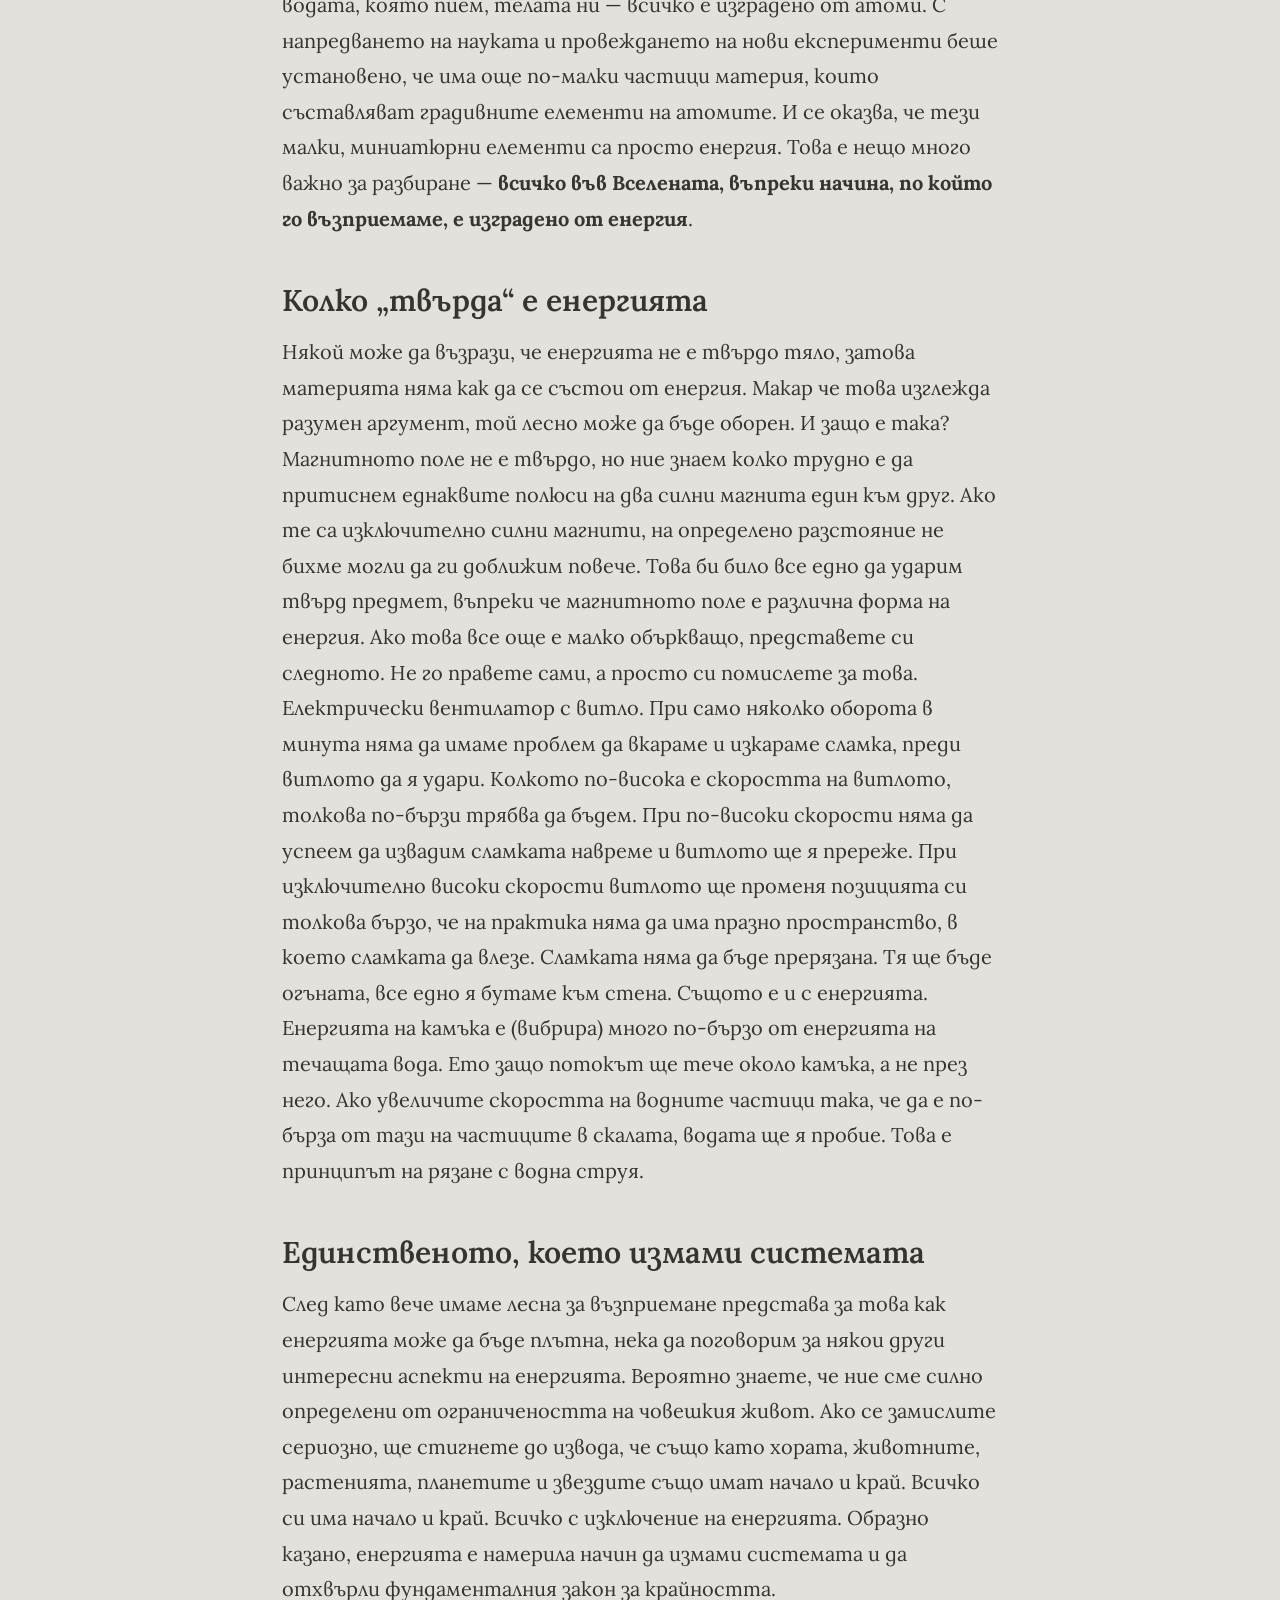
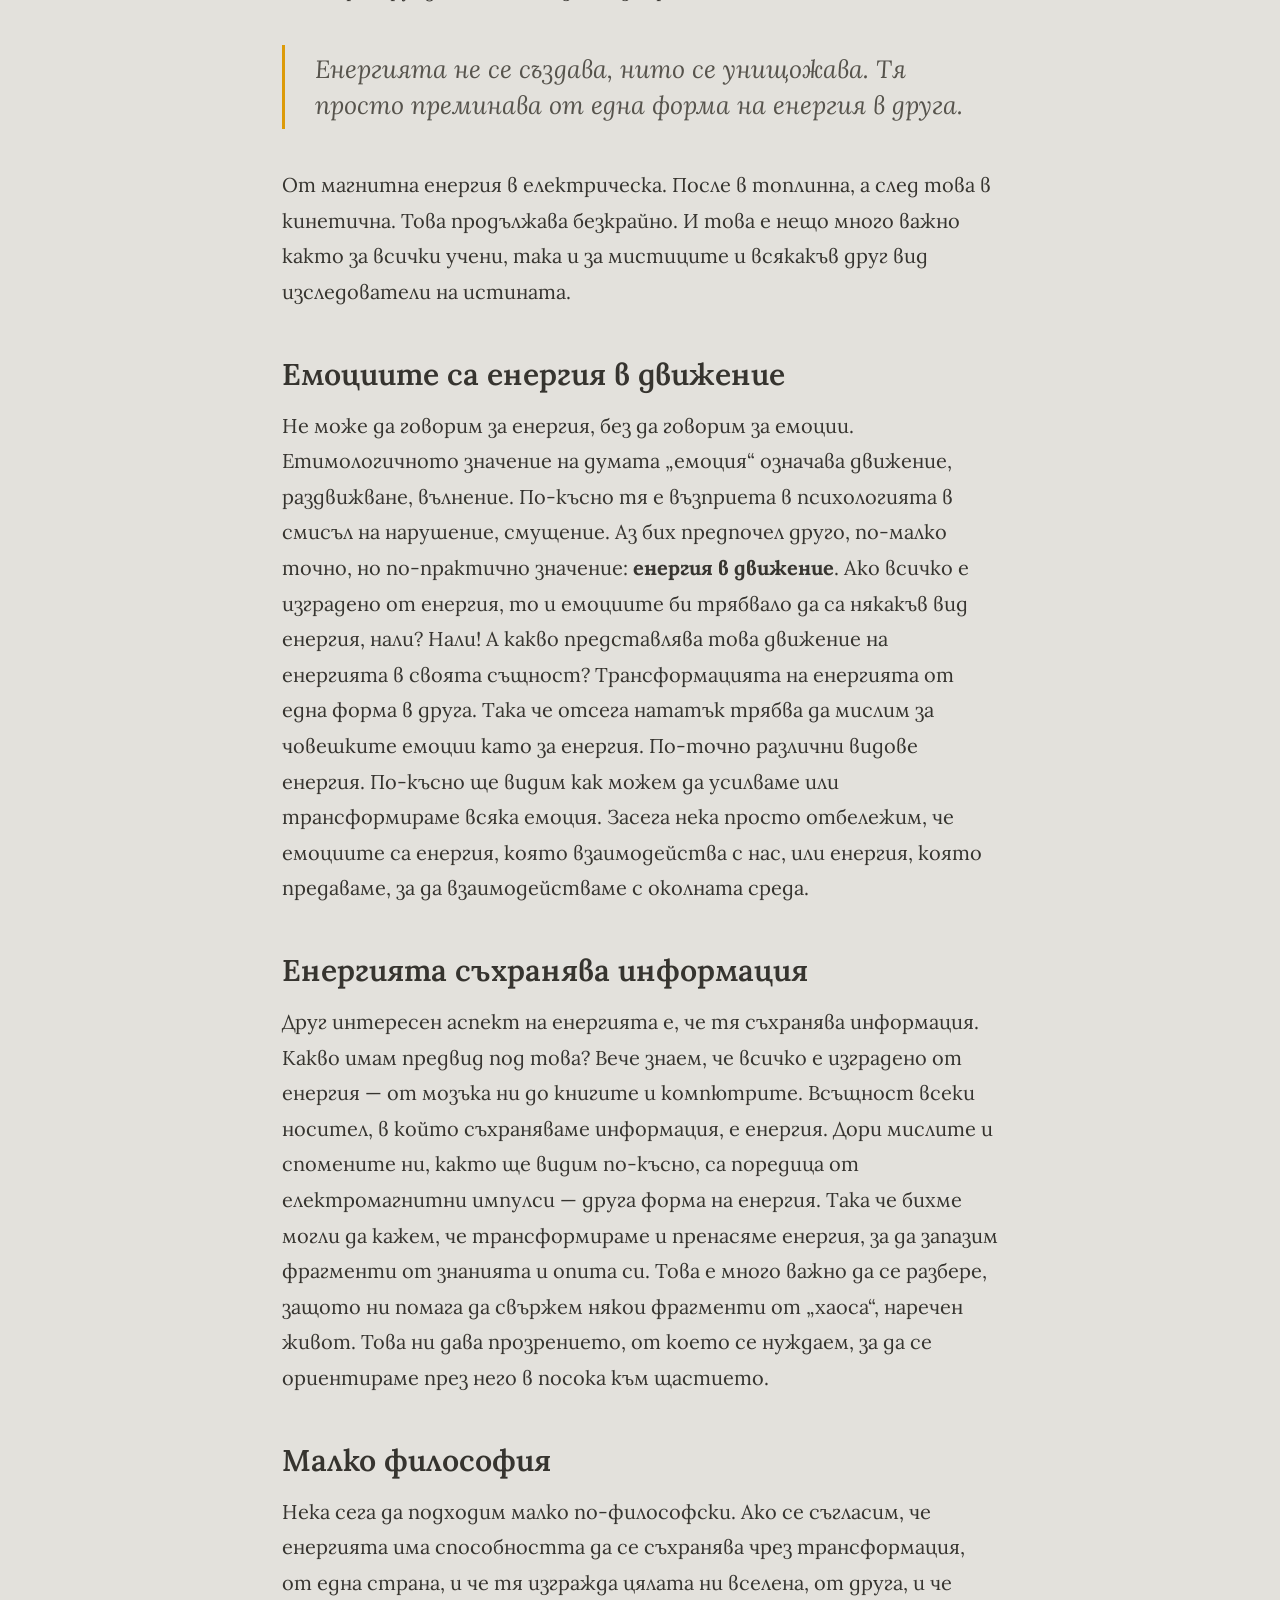
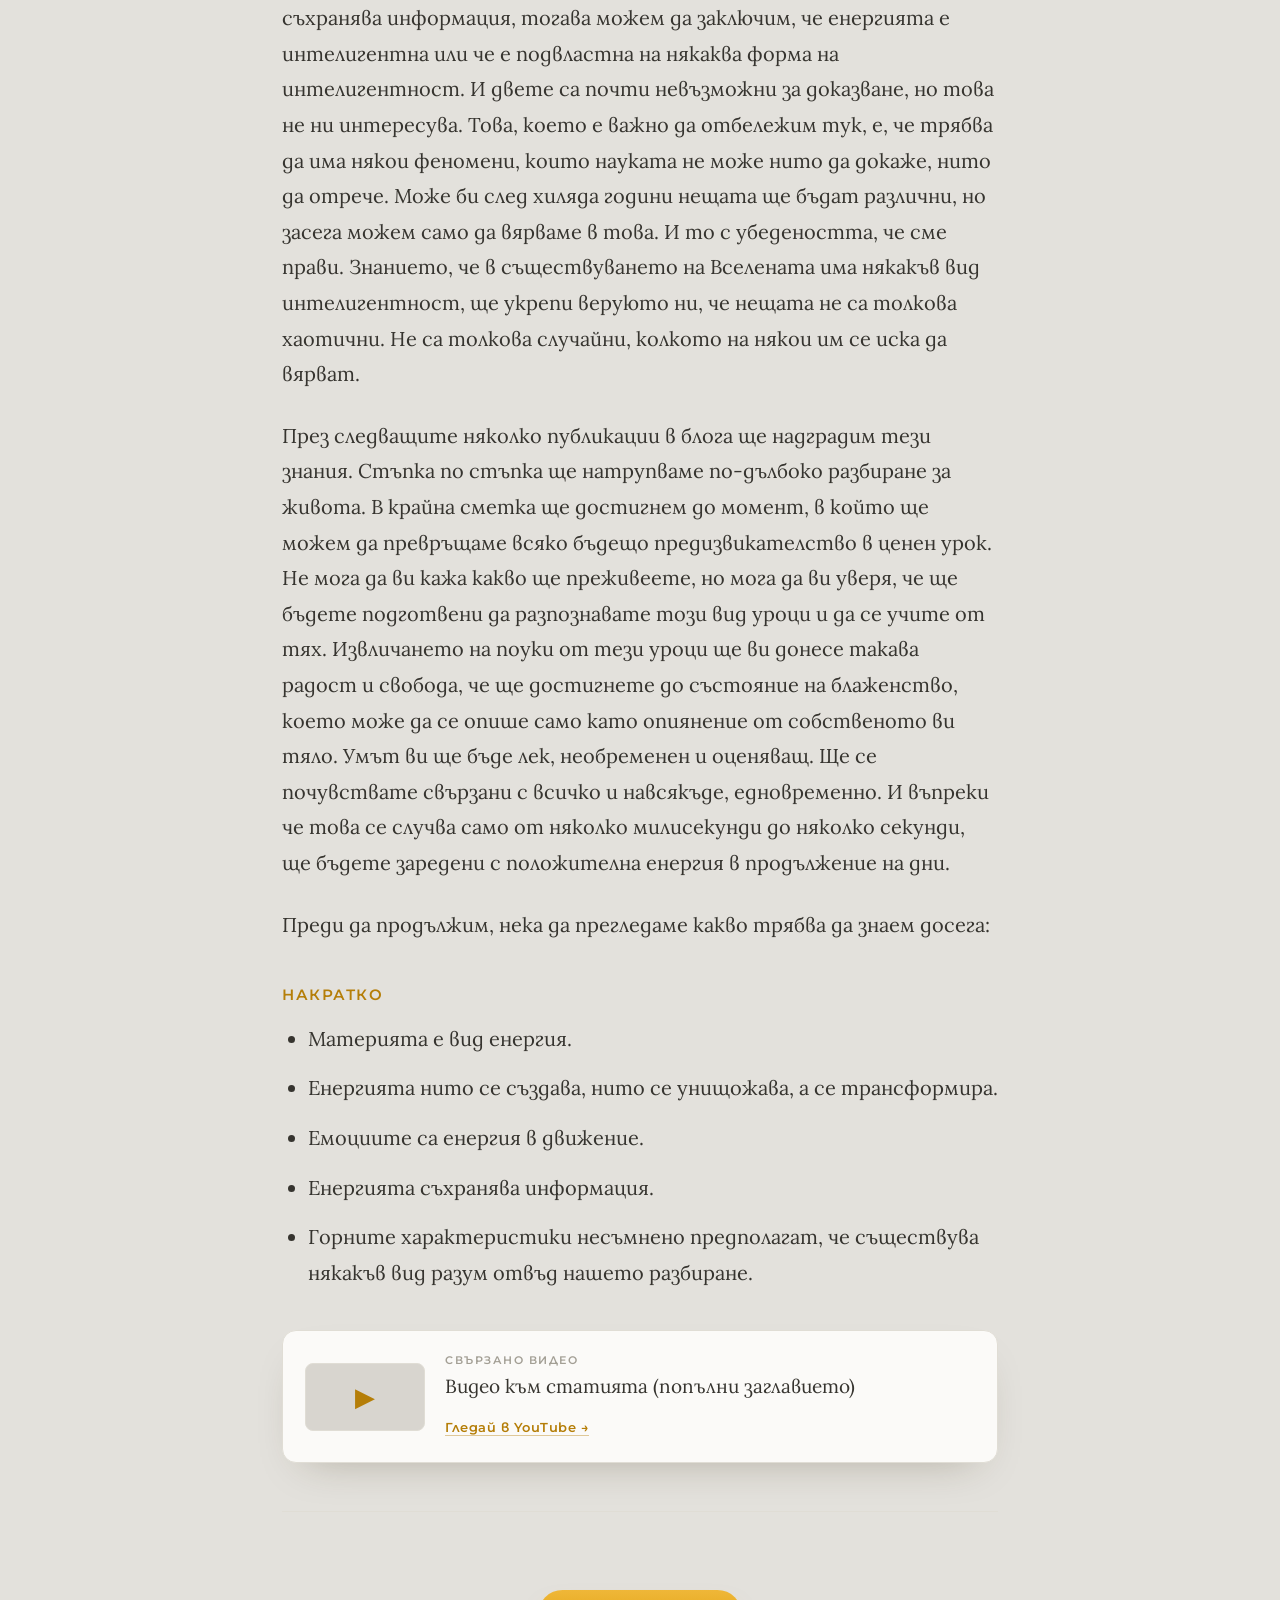
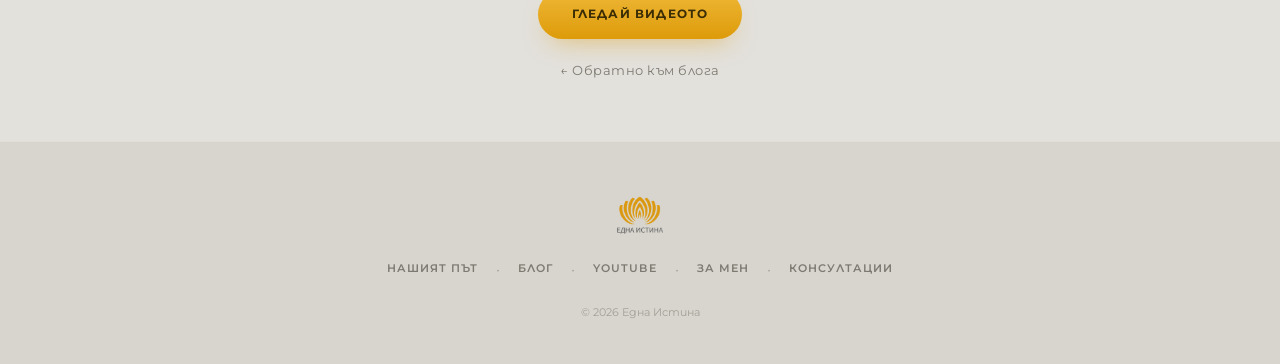
<file: blog-02-kak-da-razshirim-saznanieto-si-chrez-energiyata.html>
<!DOCTYPE html>
<html lang="bg">
<head>
<meta charset="UTF-8">
<meta name="viewport" content="width=device-width, initial-scale=1.0">
<title>Как да разширим съзнанието си чрез енергията · Една Истина</title>
<meta name="description" content="Материя, емоции, информация — защо всичко опира до енергията и какво следва от това. Статия 02 от пътеката на Една Истина.">
<link rel="preconnect" href="https://fonts.googleapis.com">
<link rel="preconnect" href="https://fonts.gstatic.com" crossorigin>
<link href="https://fonts.googleapis.com/css2?family=Lora:ital,wght@0,400;0,500;0,600;0,700;1,400;1,500&family=Montserrat:wght@400;500;600;700&display=swap&subset=cyrillic,cyrillic-ext,latin" rel="stylesheet">
<link rel="stylesheet" href="edna.css">
<style>
  /* само компонентите, специфични за страницата-статия (останалото е в edna.css) */
  .article-wrap{max-width:760px;margin:0 auto;padding:0 22px}
  header.post{text-align:center;padding:60px 0 28px}
  .article-cat{display:inline-block;padding:7px 20px;border:1px solid var(--pill);border-radius:40px;font-size:11px;font-weight:600;letter-spacing:.16em;text-transform:uppercase;color:var(--ink-dim);background:rgba(255,255,255,.4)}
  h1.article-title{font-family:'Lora',serif;font-weight:600;font-size:clamp(34px,6vw,54px);line-height:1.08;letter-spacing:-.01em;color:var(--ink);margin:22px 0 14px}
  .article-lead{font-family:'Lora',serif;font-style:italic;font-size:clamp(18px,2.4vw,21px);color:var(--ink-soft);line-height:1.5;max-width:620px;margin:0 auto}
  .article-meta{margin-top:22px;font-size:12px;color:var(--ink-faint);letter-spacing:.06em;font-weight:500}
  .article-meta b{color:var(--ink-dim);font-weight:600}
  .cover{max-width:980px;margin:14px auto 0;padding:0 22px}
  .cover .frame{aspect-ratio:16/9;border-radius:14px;overflow:hidden;background:var(--bg-2);border:1px solid var(--line);display:grid;place-items:center;color:var(--ink-faint);font-size:13px}
  .cover img{width:100%;height:100%;object-fit:cover}
  .prose{padding-top:44px;padding-bottom:20px;font-family:'Lora',serif;font-size:20px;color:var(--ink);line-height:1.78}
  .prose p{margin:0 0 26px}
  .prose p:first-of-type::first-letter{font-size:4.2em;float:left;line-height:.78;padding:6px 12px 0 0;color:var(--gold-deep);font-weight:600}
  .prose h2{font-family:'Lora',serif;font-weight:600;font-size:30px;color:var(--ink);margin:46px 0 16px;line-height:1.2}
  .prose h3{font-family:'Montserrat';font-weight:600;font-size:15px;letter-spacing:.1em;text-transform:uppercase;color:var(--gold-deep);margin:40px 0 12px}
  .prose a{color:var(--gold-deep);text-decoration:none;border-bottom:1px solid rgba(181,126,8,.4)}
  .prose a:hover{border-color:var(--gold-deep)}
  .prose ul,.prose ol{margin:0 0 26px;padding-left:26px}
  .prose li{margin:0 0 14px}
  .prose blockquote{margin:38px 0;padding:6px 0 6px 30px;border-left:3px solid var(--gold);font-family:'Lora',serif;font-style:italic;font-size:25px;line-height:1.45;color:var(--ink-soft)}
  .prose blockquote cite{display:block;margin-top:12px;font-size:13px;font-style:normal;font-family:'Montserrat';font-weight:500;letter-spacing:.05em;color:var(--ink-faint)}
  .videocard{display:flex;align-items:center;gap:20px;background:var(--paper);border:1px solid var(--line);border-radius:14px;padding:20px 22px;margin:40px 0;box-shadow:0 18px 44px -24px rgba(60,50,20,.35)}
  .videocard .thumb{width:120px;aspect-ratio:16/9;border-radius:8px;background:var(--bg-2);flex-shrink:0;display:grid;place-items:center;color:var(--gold-deep);font-size:26px;border:1px solid var(--line)}
  .videocard .vt{font-family:'Montserrat';font-size:11px;letter-spacing:.14em;text-transform:uppercase;color:var(--ink-faint);font-weight:600}
  .videocard .vn{font-family:'Lora',serif;font-size:19px;color:var(--ink);margin:4px 0 8px;line-height:1.25}
  .videocard a{font-family:'Montserrat';font-size:13px;font-weight:600;color:var(--gold-deep);text-decoration:none;letter-spacing:.04em}
  hr.sep{border:none;height:1px;background:var(--line);margin:48px 0}
  .endcta{text-align:center;padding:10px 0 60px}
  .endcta .back{display:block;margin-top:20px;font-size:13px;color:var(--ink-dim);text-decoration:none;letter-spacing:.04em}
  .endcta .back:hover{color:var(--gold-deep)}
</style>
</head>
<body>

<button id="back-to-top" aria-label="Нагоре" onclick="window.scrollTo({top:0,behavior:'smooth'})">↑</button>
<div class="bg-lotus" aria-hidden="true"></div>

<nav id="navbar">
  <div class="nav-inner">
    <a href="index.html#path" class="nav-link">Нашият път</a>
    <a href="blog.html" class="nav-link">Блог</a>
    <a href="index.html#youtube" class="nav-link">YouTube</a>
    <a href="index.html" class="nav-logo-wrap"><img src="images/logo.png" alt="Една Истина"></a>
    <a href="index.html#inspiration" class="nav-link">Вдъхновение</a>
    <a href="index.html#about" class="nav-link">За мен</a>
    <a href="https://konsultacii.ednaistina.bg" class="nav-link ext" target="_blank" rel="noopener">Консултации ↗</a>
    <button class="nav-hamburger" id="hamburger" aria-label="Меню"><span></span><span></span><span></span></button>
  </div>
  <div class="nav-drawer" id="nav-drawer">
    <a href="index.html#path" class="nav-link">Нашият път</a>
    <a href="blog.html" class="nav-link">Блог</a>
    <a href="index.html#youtube" class="nav-link">YouTube</a>
    <a href="index.html#inspiration" class="nav-link">Вдъхновение</a>
    <a href="index.html#about" class="nav-link">За мен</a>
    <a href="https://konsultacii.ednaistina.bg" class="nav-link ext" target="_blank" rel="noopener">Консултации ↗</a>
  </div>
</nav>

<header class="post">
  <div class="article-wrap">
    <!-- ✎ Категория (номерът е част от идентичността на статията) -->
    <span class="article-cat">02 · Основата</span>
    <!-- ✎ Заглавие на статията -->
    <h1 class="article-title">Как да разширим съзнанието си чрез енергията</h1>
    <!-- ✎ Подзаглавие / въведение -->
    <p class="article-lead">Материя, емоции, информация — защо всичко опира до енергията и какво следва от това.</p>
    <!-- ✎ Автор · дата · време за четене -->
    <div class="article-meta"><b>Една Истина</b> · 20 юли 2025 · 6 мин четене</div>
  </div>
</header>

<!-- ✎ Корица (по избор) — замени frame с <img src="images/cover-02.jpg" alt=""> -->
<div class="cover"><div class="frame">Корица 16:9 (по избор)</div></div>

<article class="article-wrap prose">
  <p>За да разберем по-добре живота и хората, трябва да положим основите на по-добро разбиране на нашата Вселена. Какво я създава и кои са законите, които я управляват. Какво място заема енергията във Вселената и как да разширим съзнанието си чрез енергията.</p>

  <h2>Всичко е изградено от енергия</h2>
  <p>Всичко в нашата Вселена е съставено от безкрайно малки енергийни частици. Няма да навлизам в твърде много научни подробности, тъй като не това е целта ни тук, а по-скоро ще се опитам да нарисувам опростена картина на структурата на нашата Вселена. Някога се е смятало, че ядрата на атомите, протоните и електроните са най-малките градивни елементи на материята. Въздухът, който дишаме, водата, която пием, телата ни — всичко е изградено от атоми. С напредването на науката и провеждането на нови експерименти беше установено, че има още по-малки частици материя, които съставляват градивните елементи на атомите. И се оказва, че тези малки, миниатюрни елементи са просто енергия. Това е нещо много важно за разбиране — <strong>всичко във Вселената, въпреки начина, по който го възприемаме, е изградено от енергия</strong>.</p>

  <h2>Колко „твърда“ е енергията</h2>
  <p>Някой може да възрази, че енергията не е твърдо тяло, затова материята няма как да се състои от енергия. Макар че това изглежда разумен аргумент, той лесно може да бъде оборен. И защо е така? Магнитното поле не е твърдо, но ние знаем колко трудно е да притиснем еднаквите полюси на два силни магнита един към друг. Ако те са изключително силни магнити, на определено разстояние не бихме могли да ги доближим повече. Това би било все едно да ударим твърд предмет, въпреки че магнитното поле е различна форма на енергия. Ако това все още е малко объркващо, представете си следното. Не го правете сами, а просто си помислете за това. Електрически вентилатор с витло. При само няколко оборота в минута няма да имаме проблем да вкараме и изкараме сламка, преди витлото да я удари. Колкото по-висока е скоростта на витлото, толкова по-бързи трябва да бъдем. При по-високи скорости няма да успеем да извадим сламката навреме и витлото ще я пререже. При изключително високи скорости витлото ще променя позицията си толкова бързо, че на практика няма да има празно пространство, в което сламката да влезе. Сламката няма да бъде прерязана. Тя ще бъде огъната, все едно я бутаме към стена. Същото е и с енергията. Енергията на камъка е (вибрира) много по-бързо от енергията на течащата вода. Ето защо потокът ще тече около камъка, а не през него. Ако увеличите скоростта на водните частици така, че да е по-бърза от тази на частиците в скалата, водата ще я пробие. Това е принципът на рязане с водна струя.</p>

  <h2>Единственото, което измами системата</h2>
  <p>След като вече имаме лесна за възприемане представа за това как енергията може да бъде плътна, нека да поговорим за някои други интересни аспекти на енергията. Вероятно знаете, че ние сме силно определени от ограничеността на човешкия живот. Ако се замислите сериозно, ще стигнете до извода, че също като хората, животните, растенията, планетите и звездите също имат начало и край. Всичко си има начало и край. Всичко с изключение на енергията. Образно казано, енергията е намерила начин да измами системата и да отхвърли фундаменталния закон за крайността.</p>
  <blockquote>Енергията не се създава, нито се унищожава. Тя просто преминава от една форма на енергия в друга.</blockquote>
  <p>От магнитна енергия в електрическа. После в топлинна, а след това в кинетична. Това продължава безкрайно. И това е нещо много важно както за всички учени, така и за мистиците и всякакъв друг вид изследователи на истината.</p>

  <h2>Емоциите са енергия в движение</h2>
  <p>Не може да говорим за енергия, без да говорим за емоции. Етимологичното значение на думата „емоция“ означава движение, раздвижване, вълнение. По-късно тя е възприета в психологията в смисъл на нарушение, смущение. Аз бих предпочел друго, по-малко точно, но по-практично значение: <strong>енергия в движение</strong>. Ако всичко е изградено от енергия, то и емоциите би трябвало да са някакъв вид енергия, нали? Нали! А какво представлява това движение на енергията в своята същност? Трансформацията на енергията от една форма в друга. Така че отсега нататък трябва да мислим за човешките емоции като за енергия. По-точно различни видове енергия. По-късно ще видим как можем да усилваме или трансформираме всяка емоция. Засега нека просто отбележим, че емоциите са енергия, която взаимодейства с нас, или енергия, която предаваме, за да взаимодействаме с околната среда.</p>

  <h2>Енергията съхранява информация</h2>
  <p>Друг интересен аспект на енергията е, че тя съхранява информация. Какво имам предвид под това? Вече знаем, че всичко е изградено от енергия — от мозъка ни до книгите и компютрите. Всъщност всеки носител, в който съхраняваме информация, е енергия. Дори мислите и спомените ни, както ще видим по-късно, са поредица от електромагнитни импулси — друга форма на енергия. Така че бихме могли да кажем, че трансформираме и пренасяме енергия, за да запазим фрагменти от знанията и опита си. Това е много важно да се разбере, защото ни помага да свържем някои фрагменти от „хаоса“, наречен живот. Това ни дава прозрението, от което се нуждаем, за да се ориентираме през него в посока към щастието.</p>

  <h2>Малко философия</h2>
  <p>Нека сега да подходим малко по-философски. Ако се съгласим, че енергията има способността да се съхранява чрез трансформация, от една страна, и че тя изгражда цялата ни вселена, от друга, и че съхранява информация, тогава можем да заключим, че енергията е интелигентна или че е подвластна на някаква форма на интелигентност. И двете са почти невъзможни за доказване, но това не ни интересува. Това, което е важно да отбележим тук, е, че трябва да има някои феномени, които науката не може нито да докаже, нито да отрече. Може би след хиляда години нещата ще бъдат различни, но засега можем само да вярваме в това. И то с убедеността, че сме прави. Знанието, че в съществуването на Вселената има някакъв вид интелигентност, ще укрепи веруюто ни, че нещата не са толкова хаотични. Не са толкова случайни, колкото на някои им се иска да вярват.</p>
  <p>През следващите няколко публикации в блога ще надградим тези знания. Стъпка по стъпка ще натрупваме по-дълбоко разбиране за живота. В крайна сметка ще достигнем до момент, в който ще можем да превръщаме всяко бъдещо предизвикателство в ценен урок. Не мога да ви кажа какво ще преживеете, но мога да ви уверя, че ще бъдете подготвени да разпознавате този вид уроци и да се учите от тях. Извличането на поуки от тези уроци ще ви донесе такава радост и свобода, че ще достигнете до състояние на блаженство, което може да се опише само като опиянение от собственото ви тяло. Умът ви ще бъде лек, необременен и оценяващ. Ще се почувствате свързани с всичко и навсякъде, едновременно. И въпреки че това се случва само от няколко милисекунди до няколко секунди, ще бъдете заредени с положителна енергия в продължение на дни.</p>
  <p>Преди да продължим, нека да прегледаме какво трябва да знаем досега:</p>

  <h3>Накратко</h3>
  <ul>
    <li>Материята е вид енергия.</li>
    <li>Енергията нито се създава, нито се унищожава, а се трансформира.</li>
    <li>Емоциите са енергия в движение.</li>
    <li>Енергията съхранява информация.</li>
    <li>Горните характеристики несъмнено предполагат, че съществува някакъв вид разум отвъд нашето разбиране.</li>
  </ul>

  <!-- ✎ Карта към свързано видео — смени заглавието и постави линка към конкретното видео; ако няма видео, изтрий целия блок videocard -->
  <div class="videocard">
    <div class="thumb">▶</div>
    <div>
      <div class="vt">Свързано видео</div>
      <div class="vn">Видео към статията (попълни заглавието)</div>
      <a href="https://www.youtube.com/@ednaistina" target="_blank" rel="noopener">Гледай в YouTube →</a>
    </div>
  </div>
  <hr class="sep">
</article>

<div class="endcta">
  <!-- ✎ Бутон към видеото (същия линк като в картата по-горе) -->
  <a class="btn-primary" href="https://www.youtube.com/@ednaistina" target="_blank" rel="noopener">Гледай видеото</a>
  <a class="back" href="blog.html">← Обратно към блога</a>
</div>

<footer>
  <div class="footer-logo"><img src="images/logo.png" alt="Една Истина"></div>
  <div class="footer-links">
    <a href="index.html#path" class="footer-link">Нашият път</a><span class="footer-div">·</span>
    <a href="blog.html" class="footer-link">Блог</a><span class="footer-div">·</span>
    <a href="index.html#youtube" class="footer-link">YouTube</a><span class="footer-div">·</span>
    <a href="index.html#about" class="footer-link">За мен</a><span class="footer-div">·</span>
    <a href="https://konsultacii.ednaistina.bg" class="footer-link" target="_blank" rel="noopener">Консултации</a>
  </div>
  <div class="footer-copy">© 2026 Една Истина</div>
</footer>

<script>
  const btt=document.getElementById('back-to-top');
  addEventListener('scroll',()=>btt.classList.toggle('visible',scrollY>420));
  const ham=document.getElementById('hamburger'),drw=document.getElementById('nav-drawer');
  ham.addEventListener('click',()=>{ham.classList.toggle('open');drw.classList.toggle('open')});
  drw.querySelectorAll('a').forEach(l=>l.addEventListener('click',()=>{ham.classList.remove('open');drw.classList.remove('open')}));
</script>
</body>
</html>
</file>
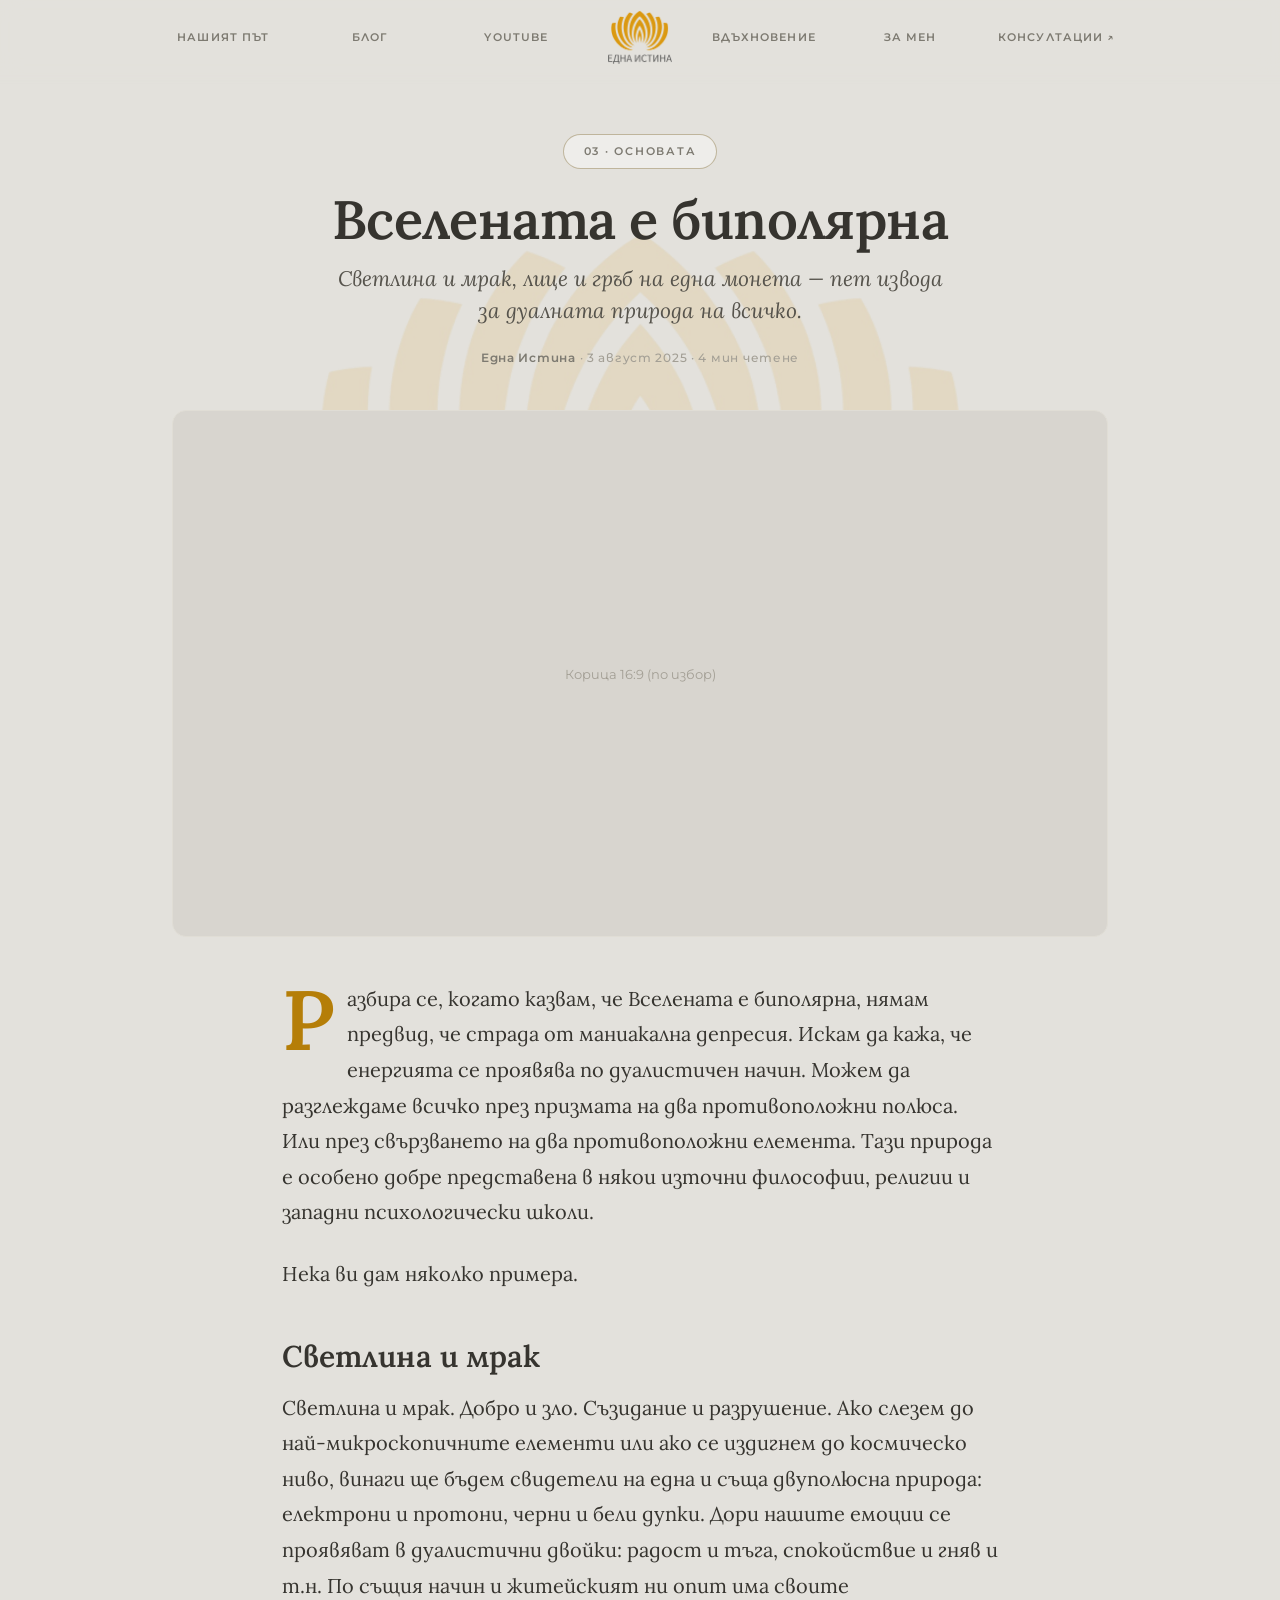
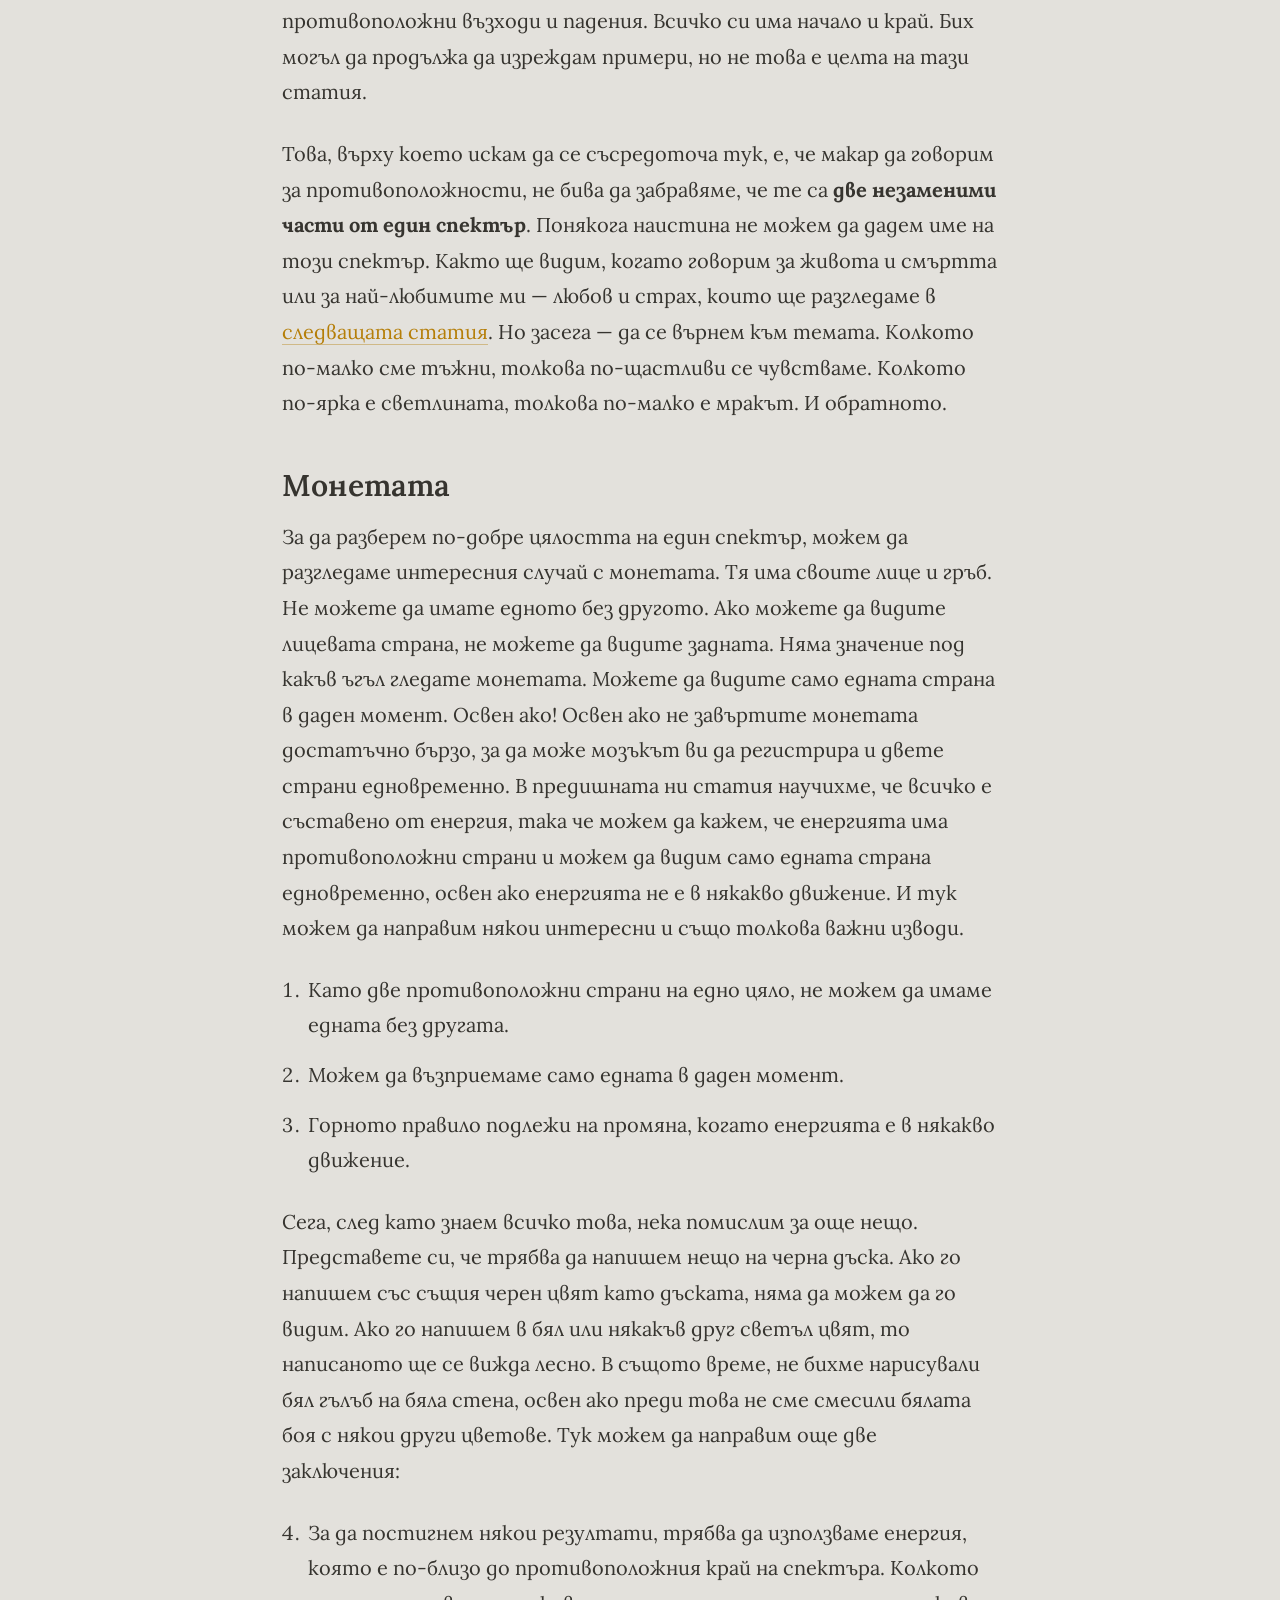
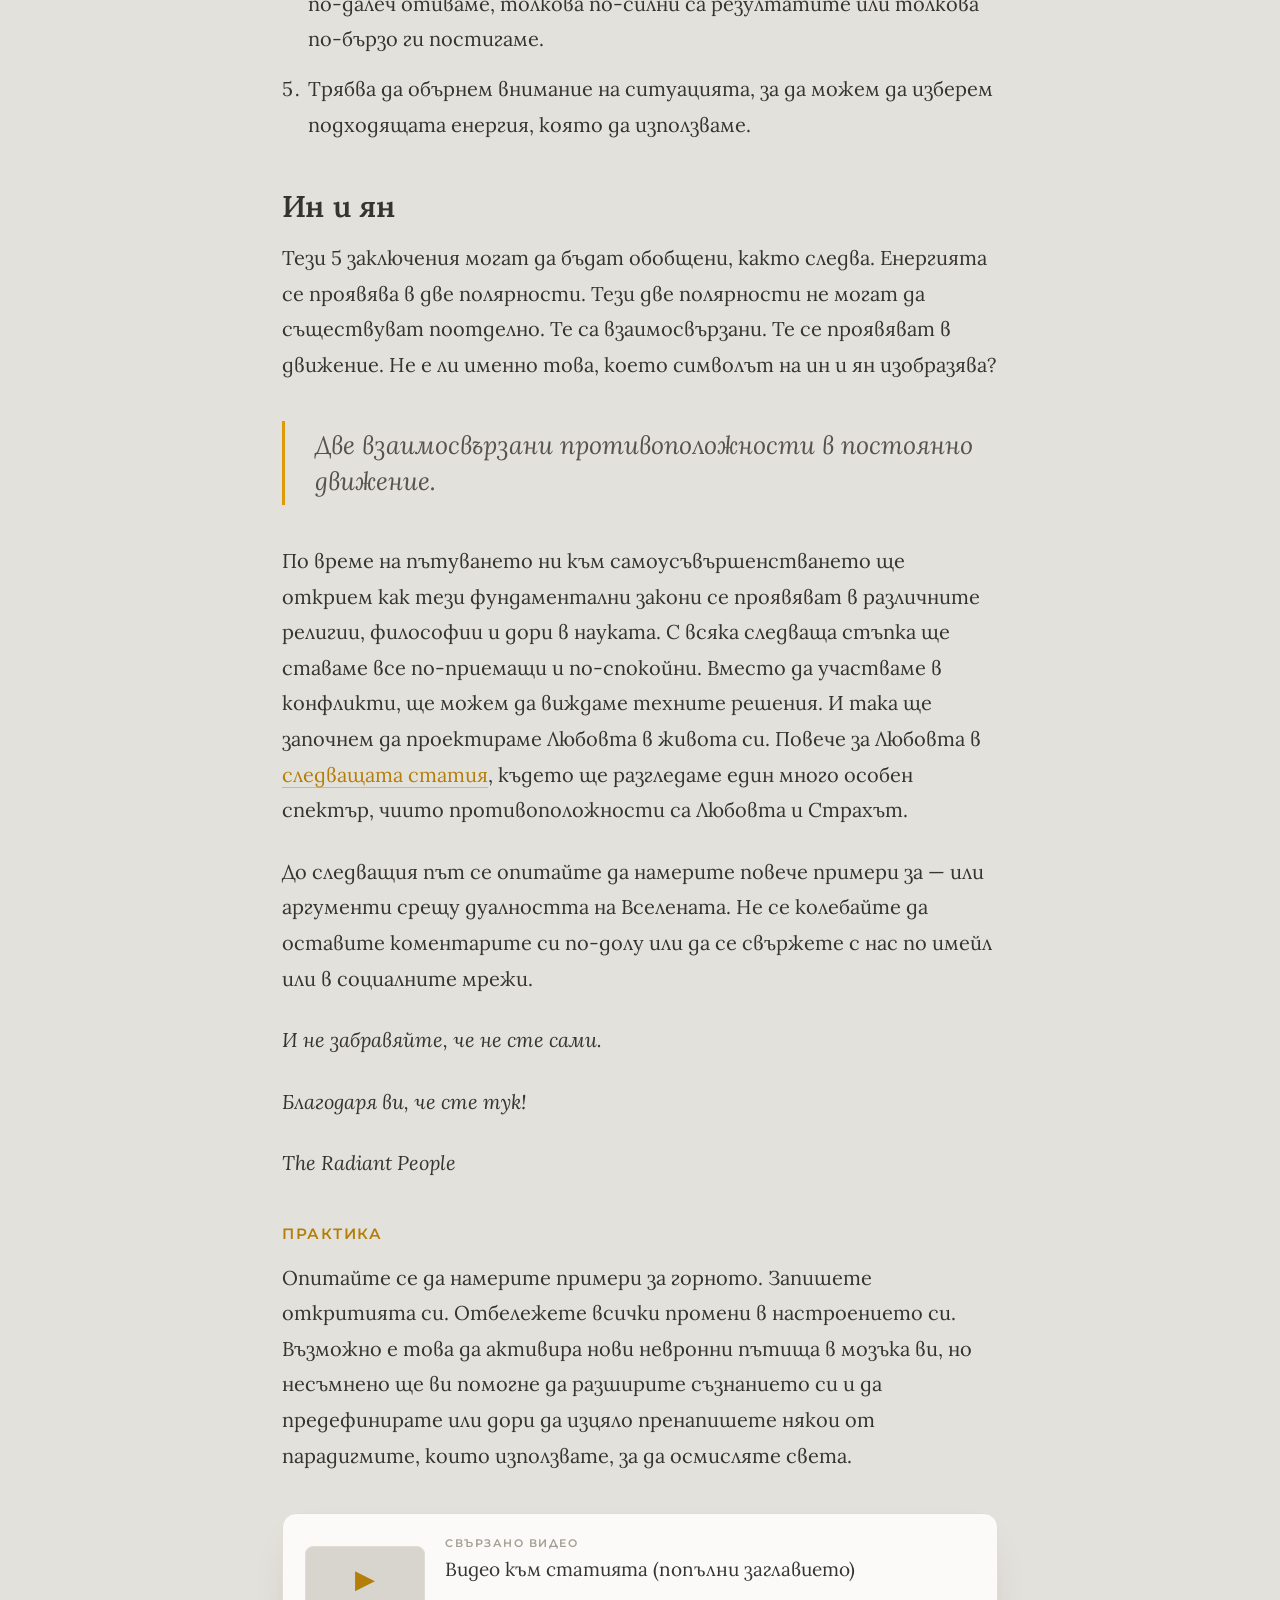
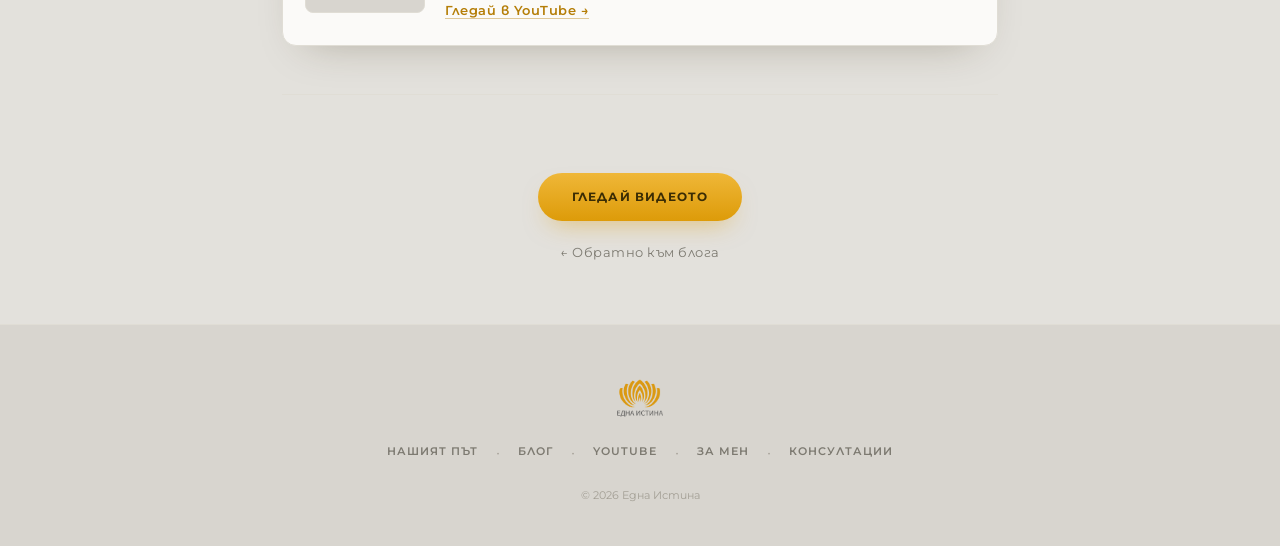
<file: blog-03-vselenata-e-bipolyarna.html>
<!DOCTYPE html>
<html lang="bg">
<head>
<meta charset="UTF-8">
<meta name="viewport" content="width=device-width, initial-scale=1.0">
<title>Вселената е биполярна · Една Истина</title>
<meta name="description" content="Светлина и мрак, лице и гръб на една монета — пет извода за дуалната природа на всичко. Статия 03 от пътеката на Една Истина.">
<link rel="preconnect" href="https://fonts.googleapis.com">
<link rel="preconnect" href="https://fonts.gstatic.com" crossorigin>
<link href="https://fonts.googleapis.com/css2?family=Lora:ital,wght@0,400;0,500;0,600;0,700;1,400;1,500&family=Montserrat:wght@400;500;600;700&display=swap&subset=cyrillic,cyrillic-ext,latin" rel="stylesheet">
<link rel="stylesheet" href="edna.css">
<style>
  /* само компонентите, специфични за страницата-статия (останалото е в edna.css) */
  .article-wrap{max-width:760px;margin:0 auto;padding:0 22px}
  header.post{text-align:center;padding:60px 0 28px}
  .article-cat{display:inline-block;padding:7px 20px;border:1px solid var(--pill);border-radius:40px;font-size:11px;font-weight:600;letter-spacing:.16em;text-transform:uppercase;color:var(--ink-dim);background:rgba(255,255,255,.4)}
  h1.article-title{font-family:'Lora',serif;font-weight:600;font-size:clamp(34px,6vw,54px);line-height:1.08;letter-spacing:-.01em;color:var(--ink);margin:22px 0 14px}
  .article-lead{font-family:'Lora',serif;font-style:italic;font-size:clamp(18px,2.4vw,21px);color:var(--ink-soft);line-height:1.5;max-width:620px;margin:0 auto}
  .article-meta{margin-top:22px;font-size:12px;color:var(--ink-faint);letter-spacing:.06em;font-weight:500}
  .article-meta b{color:var(--ink-dim);font-weight:600}
  .cover{max-width:980px;margin:14px auto 0;padding:0 22px}
  .cover .frame{aspect-ratio:16/9;border-radius:14px;overflow:hidden;background:var(--bg-2);border:1px solid var(--line);display:grid;place-items:center;color:var(--ink-faint);font-size:13px}
  .cover img{width:100%;height:100%;object-fit:cover}
  .prose{padding-top:44px;padding-bottom:20px;font-family:'Lora',serif;font-size:20px;color:var(--ink);line-height:1.78}
  .prose p{margin:0 0 26px}
  .prose p:first-of-type::first-letter{font-size:4.2em;float:left;line-height:.78;padding:6px 12px 0 0;color:var(--gold-deep);font-weight:600}
  .prose h2{font-family:'Lora',serif;font-weight:600;font-size:30px;color:var(--ink);margin:46px 0 16px;line-height:1.2}
  .prose h3{font-family:'Montserrat';font-weight:600;font-size:15px;letter-spacing:.1em;text-transform:uppercase;color:var(--gold-deep);margin:40px 0 12px}
  .prose a{color:var(--gold-deep);text-decoration:none;border-bottom:1px solid rgba(181,126,8,.4)}
  .prose a:hover{border-color:var(--gold-deep)}
  .prose ul,.prose ol{margin:0 0 26px;padding-left:26px}
  .prose li{margin:0 0 14px}
  .prose blockquote{margin:38px 0;padding:6px 0 6px 30px;border-left:3px solid var(--gold);font-family:'Lora',serif;font-style:italic;font-size:25px;line-height:1.45;color:var(--ink-soft)}
  .prose blockquote cite{display:block;margin-top:12px;font-size:13px;font-style:normal;font-family:'Montserrat';font-weight:500;letter-spacing:.05em;color:var(--ink-faint)}
  .videocard{display:flex;align-items:center;gap:20px;background:var(--paper);border:1px solid var(--line);border-radius:14px;padding:20px 22px;margin:40px 0;box-shadow:0 18px 44px -24px rgba(60,50,20,.35)}
  .videocard .thumb{width:120px;aspect-ratio:16/9;border-radius:8px;background:var(--bg-2);flex-shrink:0;display:grid;place-items:center;color:var(--gold-deep);font-size:26px;border:1px solid var(--line)}
  .videocard .vt{font-family:'Montserrat';font-size:11px;letter-spacing:.14em;text-transform:uppercase;color:var(--ink-faint);font-weight:600}
  .videocard .vn{font-family:'Lora',serif;font-size:19px;color:var(--ink);margin:4px 0 8px;line-height:1.25}
  .videocard a{font-family:'Montserrat';font-size:13px;font-weight:600;color:var(--gold-deep);text-decoration:none;letter-spacing:.04em}
  hr.sep{border:none;height:1px;background:var(--line);margin:48px 0}
  .endcta{text-align:center;padding:10px 0 60px}
  .endcta .back{display:block;margin-top:20px;font-size:13px;color:var(--ink-dim);text-decoration:none;letter-spacing:.04em}
  .endcta .back:hover{color:var(--gold-deep)}
</style>
</head>
<body>

<button id="back-to-top" aria-label="Нагоре" onclick="window.scrollTo({top:0,behavior:'smooth'})">↑</button>
<div class="bg-lotus" aria-hidden="true"></div>

<nav id="navbar">
  <div class="nav-inner">
    <a href="index.html#path" class="nav-link">Нашият път</a>
    <a href="blog.html" class="nav-link">Блог</a>
    <a href="index.html#youtube" class="nav-link">YouTube</a>
    <a href="index.html" class="nav-logo-wrap"><img src="images/logo.png" alt="Една Истина"></a>
    <a href="index.html#inspiration" class="nav-link">Вдъхновение</a>
    <a href="index.html#about" class="nav-link">За мен</a>
    <a href="https://konsultacii.ednaistina.bg" class="nav-link ext" target="_blank" rel="noopener">Консултации ↗</a>
    <button class="nav-hamburger" id="hamburger" aria-label="Меню"><span></span><span></span><span></span></button>
  </div>
  <div class="nav-drawer" id="nav-drawer">
    <a href="index.html#path" class="nav-link">Нашият път</a>
    <a href="blog.html" class="nav-link">Блог</a>
    <a href="index.html#youtube" class="nav-link">YouTube</a>
    <a href="index.html#inspiration" class="nav-link">Вдъхновение</a>
    <a href="index.html#about" class="nav-link">За мен</a>
    <a href="https://konsultacii.ednaistina.bg" class="nav-link ext" target="_blank" rel="noopener">Консултации ↗</a>
  </div>
</nav>

<header class="post">
  <div class="article-wrap">
    <!-- ✎ Категория (номерът е част от идентичността на статията) -->
    <span class="article-cat">03 · Основата</span>
    <!-- ✎ Заглавие на статията -->
    <h1 class="article-title">Вселената е биполярна</h1>
    <!-- ✎ Подзаглавие / въведение -->
    <p class="article-lead">Светлина и мрак, лице и гръб на една монета — пет извода за дуалната природа на всичко.</p>
    <!-- ✎ Автор · дата · време за четене -->
    <div class="article-meta"><b>Една Истина</b> · 3 август 2025 · 4 мин четене</div>
  </div>
</header>

<!-- ✎ Корица (по избор) — замени frame с <img src="images/cover-03.jpg" alt=""> -->
<div class="cover"><div class="frame">Корица 16:9 (по избор)</div></div>

<article class="article-wrap prose">
  <p>Разбира се, когато казвам, че Вселената е биполярна, нямам предвид, че страда от маниакална депресия. Искам да кажа, че енергията се проявява по дуалистичен начин. Можем да разглеждаме всичко през призмата на два противоположни полюса. Или през свързването на два противоположни елемента. Тази природа е особено добре представена в някои източни философии, религии и западни психологически школи.</p>
  <p>Нека ви дам няколко примера.</p>

  <h2>Светлина и мрак</h2>
  <p>Светлина и мрак. Добро и зло. Съзидание и разрушение. Ако слезем до най-микроскопичните елементи или ако се издигнем до космическо ниво, винаги ще бъдем свидетели на една и съща двуполюсна природа: електрони и протони, черни и бели дупки. Дори нашите емоции се проявяват в дуалистични двойки: радост и тъга, спокойствие и гняв и т.н. По същия начин и житейският ни опит има своите противоположни възходи и падения. Всичко си има начало и край. Бих могъл да продължа да изреждам примери, но не това е целта на тази статия.</p>
  <p>Това, върху което искам да се съсредоточа тук, е, че макар да говорим за противоположности, не бива да забравяме, че те са <strong>две незаменими части от един спектър</strong>. Понякога наистина не можем да дадем име на този спектър. Както ще видим, когато говорим за живота и смъртта или за най-любимите ми — любов и страх, които ще разгледаме в <a href="blog-04-za-lyubovta-i-straha.html">следващата статия</a>. Но засега — да се върнем към темата. Колкото по-малко сме тъжни, толкова по-щастливи се чувстваме. Колкото по-ярка е светлината, толкова по-малко е мракът. И обратното.</p>

  <h2>Монетата</h2>
  <p>За да разберем по-добре цялостта на един спектър, можем да разгледаме интересния случай с монетата. Тя има своите лице и гръб. Не можете да имате едното без другото. Ако можете да видите лицевата страна, не можете да видите задната. Няма значение под какъв ъгъл гледате монетата. Можете да видите само едната страна в даден момент. Освен ако! Освен ако не завъртите монетата достатъчно бързо, за да може мозъкът ви да регистрира и двете страни едновременно. В предишната ни статия научихме, че всичко е съставено от енергия, така че можем да кажем, че енергията има противоположни страни и можем да видим само едната страна едновременно, освен ако енергията не е в някакво движение. И тук можем да направим някои интересни и също толкова важни изводи.</p>
  <ol>
    <li>Като две противоположни страни на едно цяло, не можем да имаме едната без другата.</li>
    <li>Можем да възприемаме само едната в даден момент.</li>
    <li>Горното правило подлежи на промяна, когато енергията е в някакво движение.</li>
  </ol>
  <p>Сега, след като знаем всичко това, нека помислим за още нещо. Представете си, че трябва да напишем нещо на черна дъска. Ако го напишем със същия черен цвят като дъската, няма да можем да го видим. Ако го напишем в бял или някакъв друг светъл цвят, то написаното ще се вижда лесно. В същото време, не бихме нарисували бял гълъб на бяла стена, освен ако преди това не сме смесили бялата боя с някои други цветове. Тук можем да направим още две заключения:</p>
  <ol start="4">
    <li>За да постигнем някои резултати, трябва да използваме енергия, която е по-близо до противоположния край на спектъра. Колкото по-далеч отиваме, толкова по-силни са резултатите или толкова по-бързо ги постигаме.</li>
    <li>Трябва да обърнем внимание на ситуацията, за да можем да изберем подходящата енергия, която да използваме.</li>
  </ol>

  <h2>Ин и ян</h2>
  <p>Тези 5 заключения могат да бъдат обобщени, както следва. Енергията се проявява в две полярности. Тези две полярности не могат да съществуват поотделно. Те са взаимосвързани. Те се проявяват в движение. Не е ли именно това, което символът на ин и ян изобразява?</p>
  <blockquote>Две взаимосвързани противоположности в постоянно движение.</blockquote>
  <p>По време на пътуването ни към самоусъвършенстването ще открием как тези фундаментални закони се проявяват в различните религии, философии и дори в науката. С всяка следваща стъпка ще ставаме все по-приемащи и по-спокойни. Вместо да участваме в конфликти, ще можем да виждаме техните решения. И така ще започнем да проектираме Любовта в живота си. Повече за Любовта в <a href="blog-04-za-lyubovta-i-straha.html">следващата статия</a>, където ще разгледаме един много особен спектър, чиито противоположности са Любовта и Страхът.</p>
  <p>До следващия път се опитайте да намерите повече примери за — или аргументи срещу дуалността на Вселената. Не се колебайте да оставите коментарите си по-долу или да се свържете с нас по имейл или в социалните мрежи.</p>
  <p><em>И не забравяйте, че не сте сами.</em></p>
  <p><em>Благодаря ви, че сте тук!</em></p>
  <p><em>The Radiant People</em></p>

  <h3>Практика</h3>
  <p>Опитайте се да намерите примери за горното. Запишете откритията си. Отбележете всички промени в настроението си. Възможно е това да активира нови невронни пътища в мозъка ви, но несъмнено ще ви помогне да разширите съзнанието си и да предефинирате или дори да изцяло пренапишете някои от парадигмите, които използвате, за да осмисляте света.</p>

  <!-- ✎ Карта към свързано видео — смени заглавието и постави линка към конкретното видео; ако няма видео, изтрий целия блок videocard -->
  <div class="videocard">
    <div class="thumb">▶</div>
    <div>
      <div class="vt">Свързано видео</div>
      <div class="vn">Видео към статията (попълни заглавието)</div>
      <a href="https://www.youtube.com/@ednaistina" target="_blank" rel="noopener">Гледай в YouTube →</a>
    </div>
  </div>
  <hr class="sep">
</article>

<div class="endcta">
  <!-- ✎ Бутон към видеото (същия линк като в картата по-горе) -->
  <a class="btn-primary" href="https://www.youtube.com/@ednaistina" target="_blank" rel="noopener">Гледай видеото</a>
  <a class="back" href="blog.html">← Обратно към блога</a>
</div>

<footer>
  <div class="footer-logo"><img src="images/logo.png" alt="Една Истина"></div>
  <div class="footer-links">
    <a href="index.html#path" class="footer-link">Нашият път</a><span class="footer-div">·</span>
    <a href="blog.html" class="footer-link">Блог</a><span class="footer-div">·</span>
    <a href="index.html#youtube" class="footer-link">YouTube</a><span class="footer-div">·</span>
    <a href="index.html#about" class="footer-link">За мен</a><span class="footer-div">·</span>
    <a href="https://konsultacii.ednaistina.bg" class="footer-link" target="_blank" rel="noopener">Консултации</a>
  </div>
  <div class="footer-copy">© 2026 Една Истина</div>
</footer>

<script>
  const btt=document.getElementById('back-to-top');
  addEventListener('scroll',()=>btt.classList.toggle('visible',scrollY>420));
  const ham=document.getElementById('hamburger'),drw=document.getElementById('nav-drawer');
  ham.addEventListener('click',()=>{ham.classList.toggle('open');drw.classList.toggle('open')});
  drw.querySelectorAll('a').forEach(l=>l.addEventListener('click',()=>{ham.classList.remove('open');drw.classList.remove('open')}));
</script>
</body>
</html>
</file>
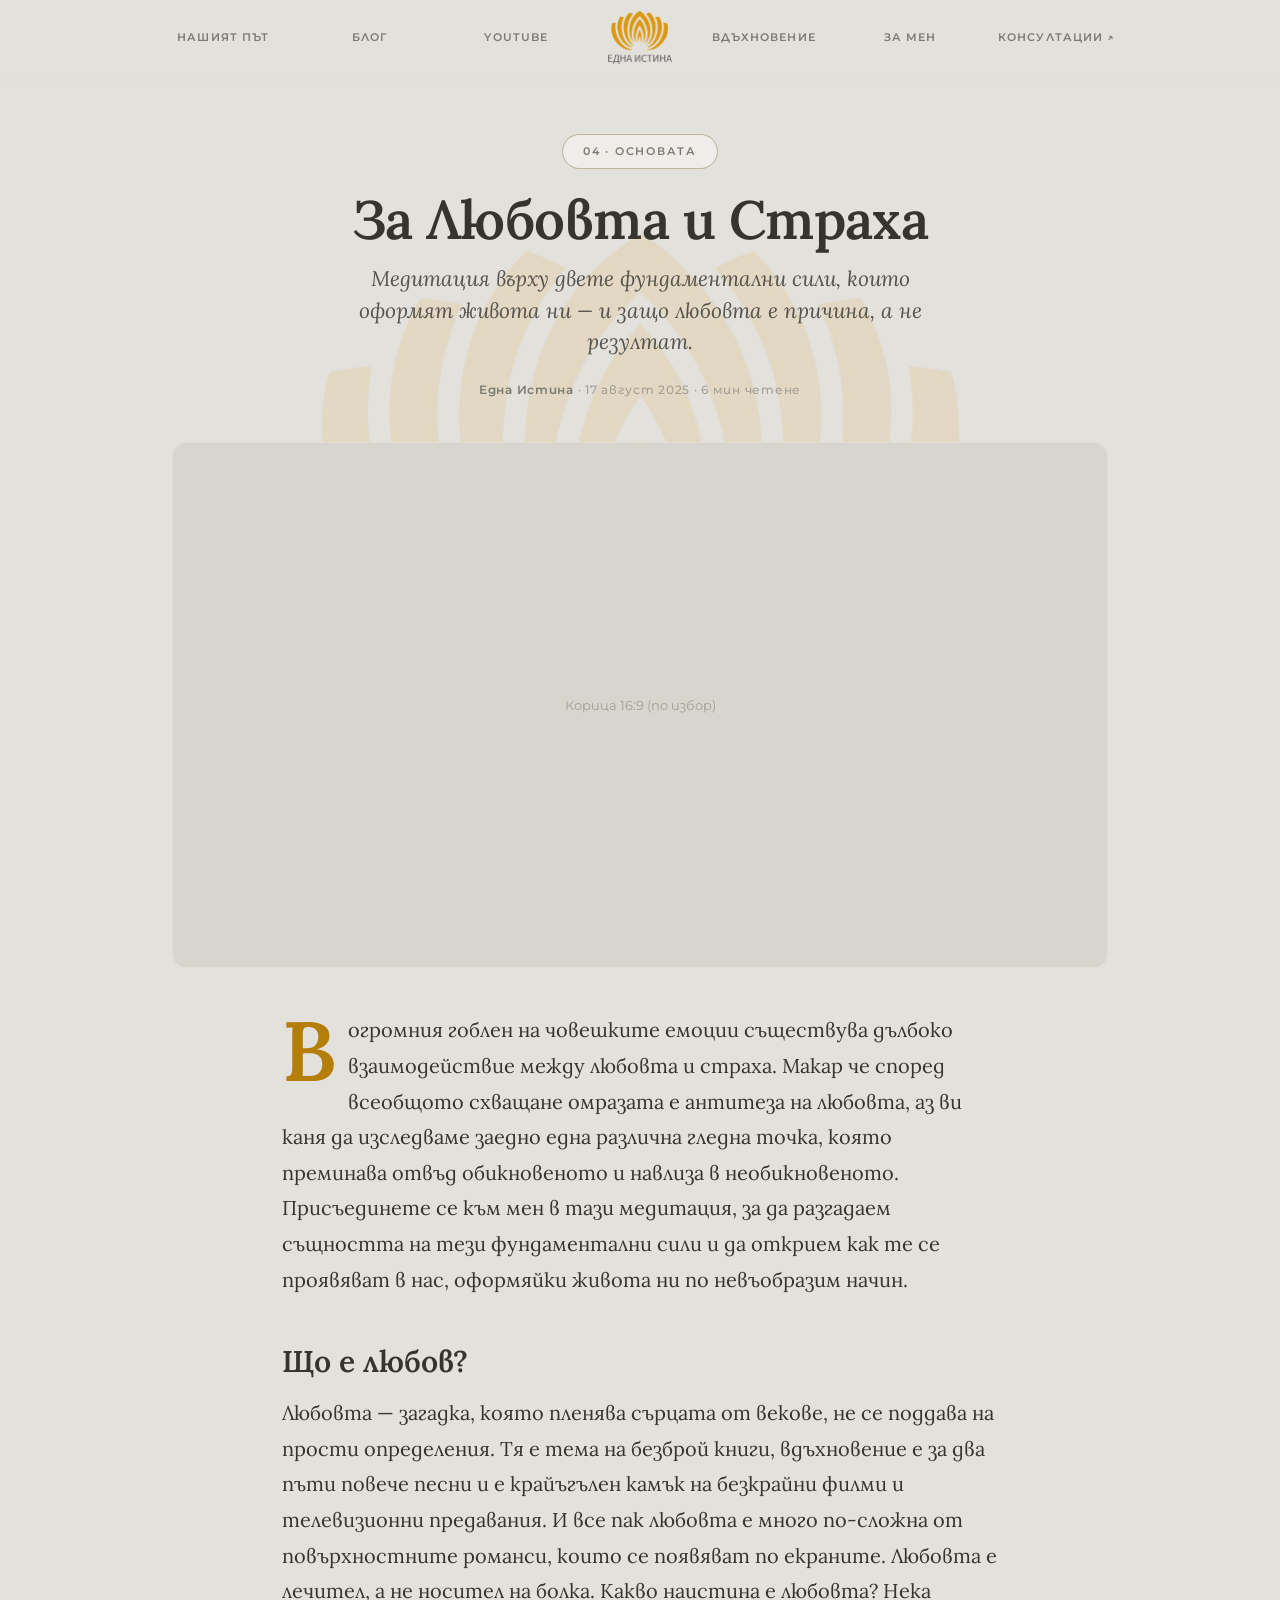
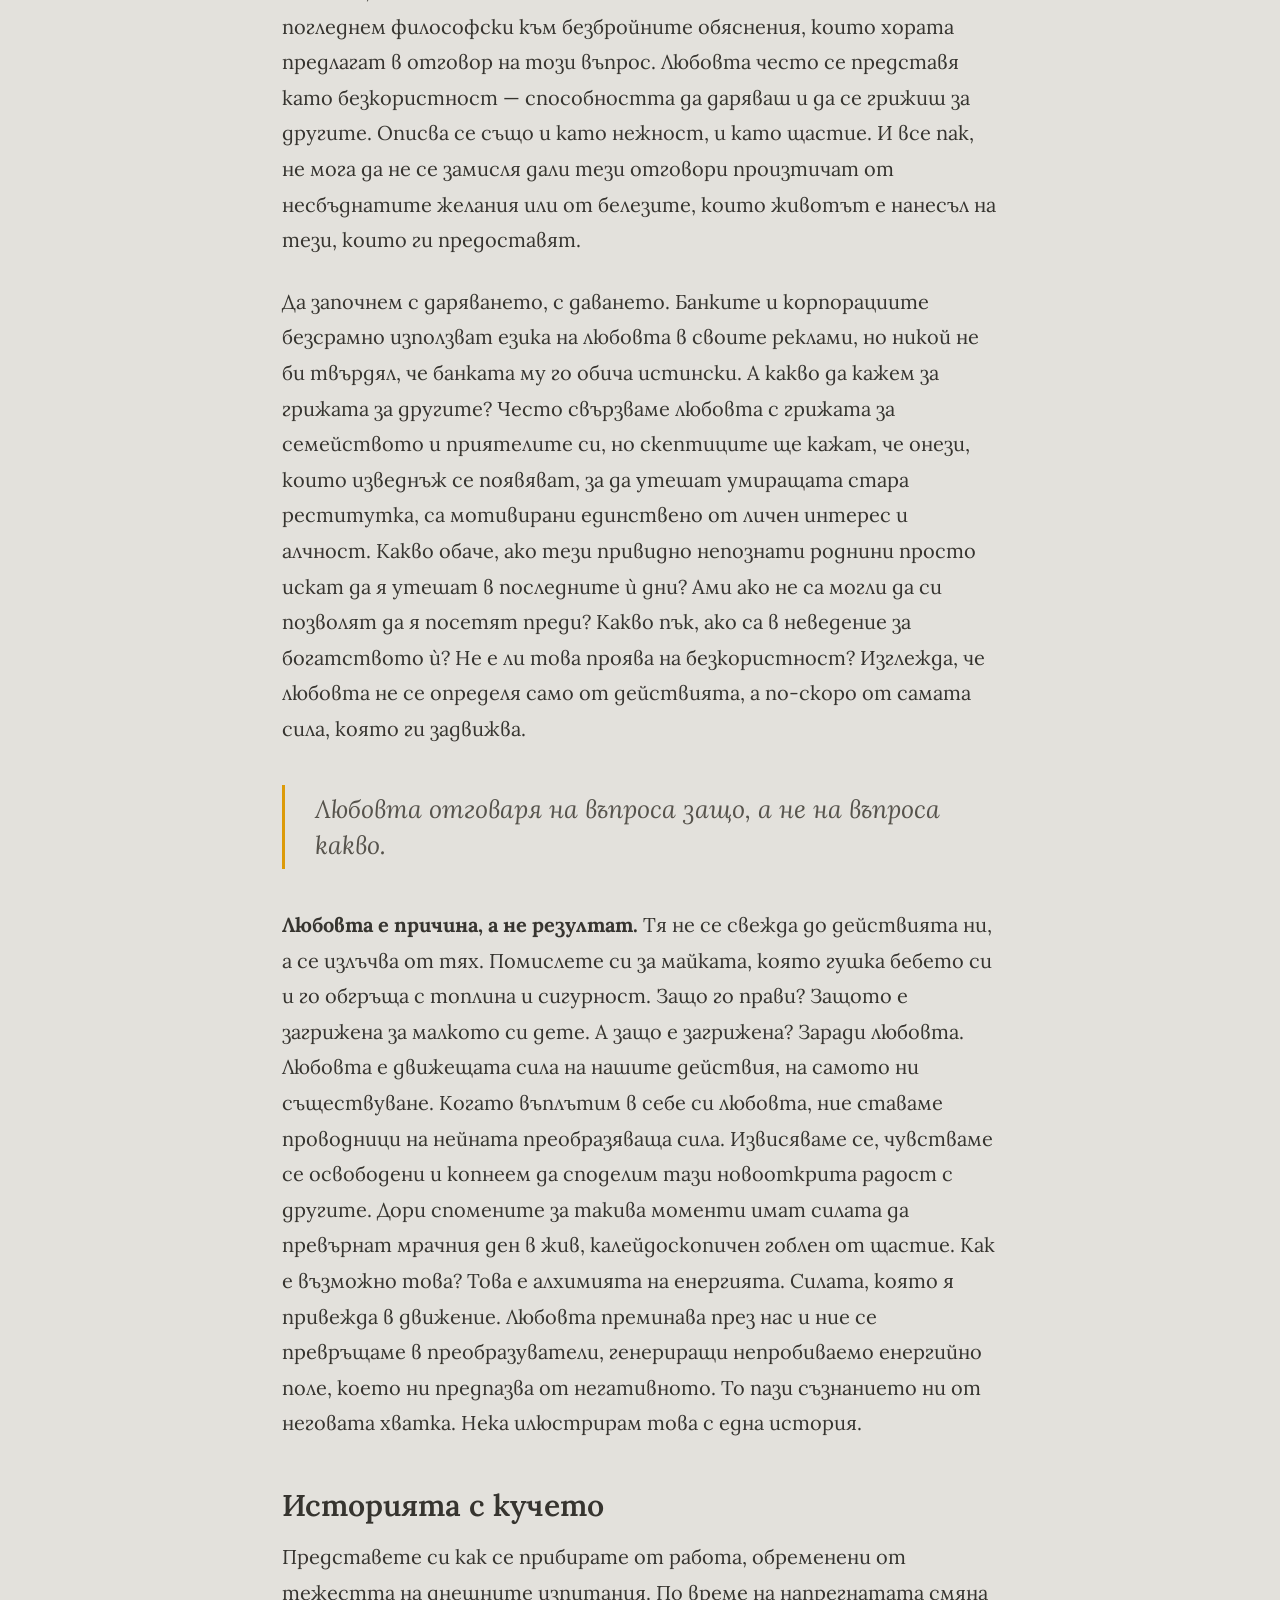
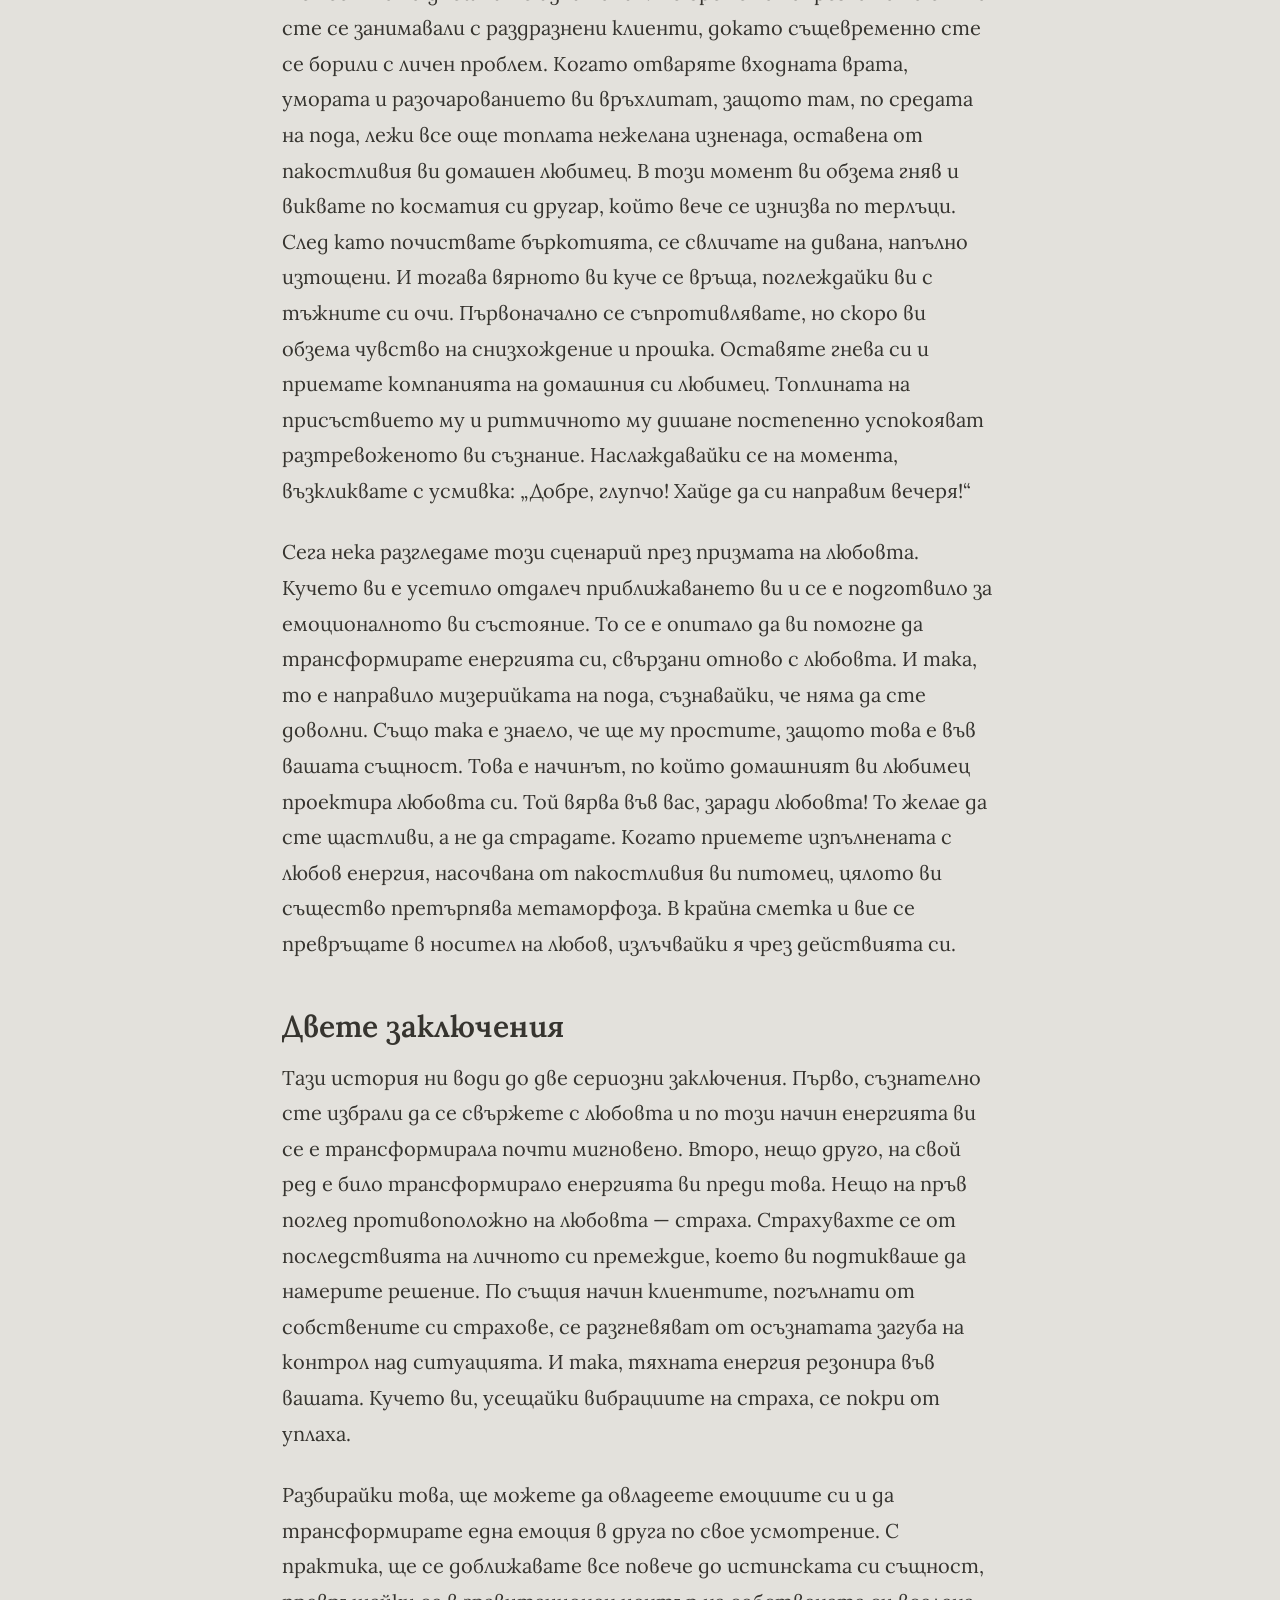
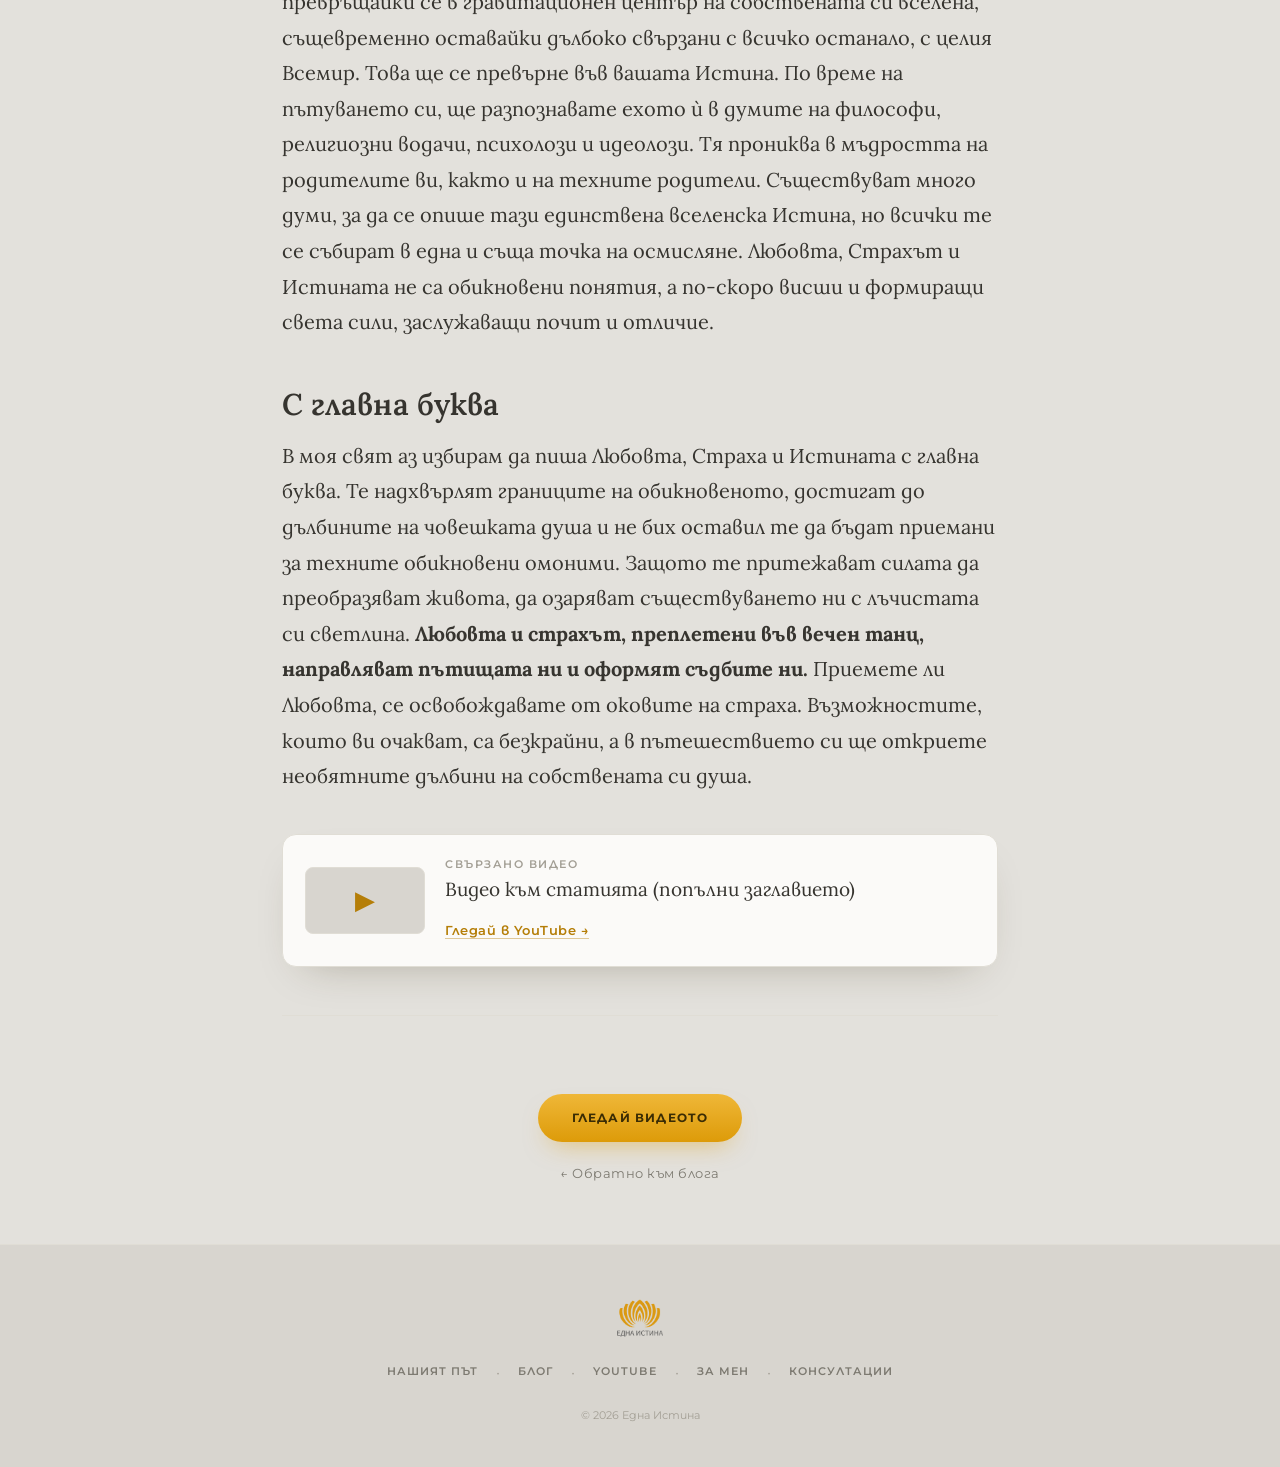
<file: blog-04-za-lyubovta-i-straha.html>
<!DOCTYPE html>
<html lang="bg">
<head>
<meta charset="UTF-8">
<meta name="viewport" content="width=device-width, initial-scale=1.0">
<title>За Любовта и Страха · Една Истина</title>
<meta name="description" content="Медитация върху двете фундаментални сили, които оформят живота ни — и защо любовта е причина, а не резултат. Статия 04 от пътеката на Една Истина.">
<link rel="preconnect" href="https://fonts.googleapis.com">
<link rel="preconnect" href="https://fonts.gstatic.com" crossorigin>
<link href="https://fonts.googleapis.com/css2?family=Lora:ital,wght@0,400;0,500;0,600;0,700;1,400;1,500&family=Montserrat:wght@400;500;600;700&display=swap&subset=cyrillic,cyrillic-ext,latin" rel="stylesheet">
<link rel="stylesheet" href="edna.css">
<style>
  /* само компонентите, специфични за страницата-статия (останалото е в edna.css) */
  .article-wrap{max-width:760px;margin:0 auto;padding:0 22px}
  header.post{text-align:center;padding:60px 0 28px}
  .article-cat{display:inline-block;padding:7px 20px;border:1px solid var(--pill);border-radius:40px;font-size:11px;font-weight:600;letter-spacing:.16em;text-transform:uppercase;color:var(--ink-dim);background:rgba(255,255,255,.4)}
  h1.article-title{font-family:'Lora',serif;font-weight:600;font-size:clamp(34px,6vw,54px);line-height:1.08;letter-spacing:-.01em;color:var(--ink);margin:22px 0 14px}
  .article-lead{font-family:'Lora',serif;font-style:italic;font-size:clamp(18px,2.4vw,21px);color:var(--ink-soft);line-height:1.5;max-width:620px;margin:0 auto}
  .article-meta{margin-top:22px;font-size:12px;color:var(--ink-faint);letter-spacing:.06em;font-weight:500}
  .article-meta b{color:var(--ink-dim);font-weight:600}
  .cover{max-width:980px;margin:14px auto 0;padding:0 22px}
  .cover .frame{aspect-ratio:16/9;border-radius:14px;overflow:hidden;background:var(--bg-2);border:1px solid var(--line);display:grid;place-items:center;color:var(--ink-faint);font-size:13px}
  .cover img{width:100%;height:100%;object-fit:cover}
  .prose{padding-top:44px;padding-bottom:20px;font-family:'Lora',serif;font-size:20px;color:var(--ink);line-height:1.78}
  .prose p{margin:0 0 26px}
  .prose p:first-of-type::first-letter{font-size:4.2em;float:left;line-height:.78;padding:6px 12px 0 0;color:var(--gold-deep);font-weight:600}
  .prose h2{font-family:'Lora',serif;font-weight:600;font-size:30px;color:var(--ink);margin:46px 0 16px;line-height:1.2}
  .prose h3{font-family:'Montserrat';font-weight:600;font-size:15px;letter-spacing:.1em;text-transform:uppercase;color:var(--gold-deep);margin:40px 0 12px}
  .prose a{color:var(--gold-deep);text-decoration:none;border-bottom:1px solid rgba(181,126,8,.4)}
  .prose a:hover{border-color:var(--gold-deep)}
  .prose ul,.prose ol{margin:0 0 26px;padding-left:26px}
  .prose li{margin:0 0 14px}
  .prose blockquote{margin:38px 0;padding:6px 0 6px 30px;border-left:3px solid var(--gold);font-family:'Lora',serif;font-style:italic;font-size:25px;line-height:1.45;color:var(--ink-soft)}
  .prose blockquote cite{display:block;margin-top:12px;font-size:13px;font-style:normal;font-family:'Montserrat';font-weight:500;letter-spacing:.05em;color:var(--ink-faint)}
  .videocard{display:flex;align-items:center;gap:20px;background:var(--paper);border:1px solid var(--line);border-radius:14px;padding:20px 22px;margin:40px 0;box-shadow:0 18px 44px -24px rgba(60,50,20,.35)}
  .videocard .thumb{width:120px;aspect-ratio:16/9;border-radius:8px;background:var(--bg-2);flex-shrink:0;display:grid;place-items:center;color:var(--gold-deep);font-size:26px;border:1px solid var(--line)}
  .videocard .vt{font-family:'Montserrat';font-size:11px;letter-spacing:.14em;text-transform:uppercase;color:var(--ink-faint);font-weight:600}
  .videocard .vn{font-family:'Lora',serif;font-size:19px;color:var(--ink);margin:4px 0 8px;line-height:1.25}
  .videocard a{font-family:'Montserrat';font-size:13px;font-weight:600;color:var(--gold-deep);text-decoration:none;letter-spacing:.04em}
  hr.sep{border:none;height:1px;background:var(--line);margin:48px 0}
  .endcta{text-align:center;padding:10px 0 60px}
  .endcta .back{display:block;margin-top:20px;font-size:13px;color:var(--ink-dim);text-decoration:none;letter-spacing:.04em}
  .endcta .back:hover{color:var(--gold-deep)}
</style>
</head>
<body>

<button id="back-to-top" aria-label="Нагоре" onclick="window.scrollTo({top:0,behavior:'smooth'})">↑</button>
<div class="bg-lotus" aria-hidden="true"></div>

<nav id="navbar">
  <div class="nav-inner">
    <a href="index.html#path" class="nav-link">Нашият път</a>
    <a href="blog.html" class="nav-link">Блог</a>
    <a href="index.html#youtube" class="nav-link">YouTube</a>
    <a href="index.html" class="nav-logo-wrap"><img src="images/logo.png" alt="Една Истина"></a>
    <a href="index.html#inspiration" class="nav-link">Вдъхновение</a>
    <a href="index.html#about" class="nav-link">За мен</a>
    <a href="https://konsultacii.ednaistina.bg" class="nav-link ext" target="_blank" rel="noopener">Консултации ↗</a>
    <button class="nav-hamburger" id="hamburger" aria-label="Меню"><span></span><span></span><span></span></button>
  </div>
  <div class="nav-drawer" id="nav-drawer">
    <a href="index.html#path" class="nav-link">Нашият път</a>
    <a href="blog.html" class="nav-link">Блог</a>
    <a href="index.html#youtube" class="nav-link">YouTube</a>
    <a href="index.html#inspiration" class="nav-link">Вдъхновение</a>
    <a href="index.html#about" class="nav-link">За мен</a>
    <a href="https://konsultacii.ednaistina.bg" class="nav-link ext" target="_blank" rel="noopener">Консултации ↗</a>
  </div>
</nav>

<header class="post">
  <div class="article-wrap">
    <!-- ✎ Категория (номерът е част от идентичността на статията) -->
    <span class="article-cat">04 · Основата</span>
    <!-- ✎ Заглавие на статията -->
    <h1 class="article-title">За Любовта и Страха</h1>
    <!-- ✎ Подзаглавие / въведение -->
    <p class="article-lead">Медитация върху двете фундаментални сили, които оформят живота ни — и защо любовта е причина, а не резултат.</p>
    <!-- ✎ Автор · дата · време за четене -->
    <div class="article-meta"><b>Една Истина</b> · 17 август 2025 · 6 мин четене</div>
  </div>
</header>

<!-- ✎ Корица (по избор) — замени frame с <img src="images/cover-04.jpg" alt=""> -->
<div class="cover"><div class="frame">Корица 16:9 (по избор)</div></div>

<article class="article-wrap prose">
  <p>В огромния гоблен на човешките емоции съществува дълбоко взаимодействие между любовта и страха. Макар че според всеобщото схващане омразата е антитеза на любовта, аз ви каня да изследваме заедно една различна гледна точка, която преминава отвъд обикновеното и навлиза в необикновеното. Присъединете се към мен в тази медитация, за да разгадаем същността на тези фундаментални сили и да открием как те се проявяват в нас, оформяйки живота ни по невъобразим начин.</p>

  <h2>Що е любов?</h2>
  <p>Любовта — загадка, която пленява сърцата от векове, не се поддава на прости определения. Тя е тема на безброй книги, вдъхновение е за два пъти повече песни и е крайъгълен камък на безкрайни филми и телевизионни предавания. И все пак любовта е много по-сложна от повърхностните романси, които се появяват по екраните. Любовта е лечител, а не носител на болка. Какво наистина е любовта? Нека погледнем философски към безбройните обяснения, които хората предлагат в отговор на този въпрос. Любовта често се представя като безкористност — способността да даряваш и да се грижиш за другите. Описва се също и като нежност, и като щастие. И все пак, не мога да не се замисля дали тези отговори произтичат от несбъднатите желания или от белезите, които животът е нанесъл на тези, които ги предоставят.</p>
  <p>Да започнем с даряването, с даването. Банките и корпорациите безсрамно използват езика на любовта в своите реклами, но никой не би твърдял, че банката му го обича истински. А какво да кажем за грижата за другите? Често свързваме любовта с грижата за семейството и приятелите си, но скептиците ще кажат, че онези, които изведнъж се появяват, за да утешат умиращата стара реститутка, са мотивирани единствено от личен интерес и алчност. Какво обаче, ако тези привидно непознати роднини просто искат да я утешат в последните ѝ дни? Ами ако не са могли да си позволят да я посетят преди? Какво пък, ако са в неведение за богатството ѝ? Не е ли това проява на безкористност? Изглежда, че любовта не се определя само от действията, а по-скоро от самата сила, която ги задвижва.</p>
  <blockquote>Любовта отговаря на въпроса защо, а не на въпроса какво.</blockquote>
  <p><strong>Любовта е причина, а не резултат.</strong> Тя не се свежда до действията ни, а се излъчва от тях. Помислете си за майката, която гушка бебето си и го обгръща с топлина и сигурност. Защо го прави? Защото е загрижена за малкото си дете. А защо е загрижена? Заради любовта. Любовта е движещата сила на нашите действия, на самото ни съществуване. Когато въплътим в себе си любовта, ние ставаме проводници на нейната преобразяваща сила. Извисяваме се, чувстваме се освободени и копнеем да споделим тази новооткрита радост с другите. Дори спомените за такива моменти имат силата да превърнат мрачния ден в жив, калейдоскопичен гоблен от щастие. Как е възможно това? Това е алхимията на енергията. Силата, която я привежда в движение. Любовта преминава през нас и ние се превръщаме в преобразуватели, генериращи непробиваемо енергийно поле, което ни предпазва от негативното. То пази съзнанието ни от неговата хватка. Нека илюстрирам това с една история.</p>

  <h2>Историята с кучето</h2>
  <p>Представете си как се прибирате от работа, обременени от тежестта на днешните изпитания. По време на напрегнатата смяна сте се занимавали с раздразнени клиенти, докато същевременно сте се борили с личен проблем. Когато отваряте входната врата, умората и разочарованието ви връхлитат, защото там, по средата на пода, лежи все още топлата нежелана изненада, оставена от пакостливия ви домашен любимец. В този момент ви обзема гняв и виквате по косматия си другар, който вече се изнизва по терлъци. След като почиствате бъркотията, се свличате на дивана, напълно изтощени. И тогава вярното ви куче се връща, поглеждайки ви с тъжните си очи. Първоначално се съпротивлявате, но скоро ви обзема чувство на снизхождение и прошка. Оставяте гнева си и приемате компанията на домашния си любимец. Топлината на присъствието му и ритмичното му дишане постепенно успокояват разтревоженото ви съзнание. Наслаждавайки се на момента, възкликвате с усмивка: „Добре, глупчо! Хайде да си направим вечеря!“</p>
  <p>Сега нека разгледаме този сценарий през призмата на любовта. Кучето ви е усетило отдалеч приближаването ви и се е подготвило за емоционалното ви състояние. То се е опитало да ви помогне да трансформирате енергията си, свързани отново с любовта. И така, то е направило мизерийката на пода, съзнавайки, че няма да сте доволни. Също така е знаело, че ще му простите, защото това е във вашата същност. Това е начинът, по който домашният ви любимец проектира любовта си. Той вярва във вас, заради любовта! То желае да сте щастливи, а не да страдате. Когато приемете изпълнената с любов енергия, насочвана от пакостливия ви питомец, цялото ви същество претърпява метаморфоза. В крайна сметка и вие се превръщате в носител на любов, излъчвайки я чрез действията си.</p>

  <h2>Двете заключения</h2>
  <p>Тази история ни води до две сериозни заключения. Първо, съзнателно сте избрали да се свържете с любовта и по този начин енергията ви се е трансформирала почти мигновено. Второ, нещо друго, на свой ред е било трансформирало енергията ви преди това. Нещо на пръв поглед противоположно на любовта — страха. Страхувахте се от последствията на личното си премеждие, което ви подтикваше да намерите решение. По същия начин клиентите, погълнати от собствените си страхове, се разгневяват от осъзнатата загуба на контрол над ситуацията. И така, тяхната енергия резонира във вашата. Кучето ви, усещайки вибрациите на страха, се покри от уплаха.</p>
  <p>Разбирайки това, ще можете да овладеете емоциите си и да трансформирате една емоция в друга по свое усмотрение. С практика, ще се доближавате все повече до истинската си същност, превръщайки се в гравитационен център на собствената си вселена, същевременно оставайки дълбоко свързани с всичко останало, с целия Всемир. Това ще се превърне във вашата Истина. По време на пътуването си, ще разпознавате ехото ѝ в думите на философи, религиозни водачи, психолози и идеолози. Тя прониква в мъдростта на родителите ви, както и на техните родители. Съществуват много думи, за да се опише тази единствена вселенска Истина, но всички те се събират в една и съща точка на осмисляне. Любовта, Страхът и Истината не са обикновени понятия, а по-скоро висши и формиращи света сили, заслужаващи почит и отличие.</p>

  <h2>С главна буква</h2>
  <p>В моя свят аз избирам да пиша Любовта, Страха и Истината с главна буква. Те надхвърлят границите на обикновеното, достигат до дълбините на човешката душа и не бих оставил те да бъдат приемани за техните обикновени омоними. Защото те притежават силата да преобразяват живота, да озаряват съществуването ни с лъчистата си светлина. <strong>Любовта и страхът, преплетени във вечен танц, направляват пътищата ни и оформят съдбите ни.</strong> Приемете ли Любовта, се освобождавате от оковите на страха. Възможностите, които ви очакват, са безкрайни, а в пътешествието си ще откриете необятните дълбини на собствената си душа.</p>

  <!-- ✎ Карта към свързано видео — смени заглавието и постави линка към конкретното видео; ако няма видео, изтрий целия блок videocard -->
  <div class="videocard">
    <div class="thumb">▶</div>
    <div>
      <div class="vt">Свързано видео</div>
      <div class="vn">Видео към статията (попълни заглавието)</div>
      <a href="https://www.youtube.com/@ednaistina" target="_blank" rel="noopener">Гледай в YouTube →</a>
    </div>
  </div>
  <hr class="sep">
</article>

<div class="endcta">
  <!-- ✎ Бутон към видеото (същия линк като в картата по-горе) -->
  <a class="btn-primary" href="https://www.youtube.com/@ednaistina" target="_blank" rel="noopener">Гледай видеото</a>
  <a class="back" href="blog.html">← Обратно към блога</a>
</div>

<footer>
  <div class="footer-logo"><img src="images/logo.png" alt="Една Истина"></div>
  <div class="footer-links">
    <a href="index.html#path" class="footer-link">Нашият път</a><span class="footer-div">·</span>
    <a href="blog.html" class="footer-link">Блог</a><span class="footer-div">·</span>
    <a href="index.html#youtube" class="footer-link">YouTube</a><span class="footer-div">·</span>
    <a href="index.html#about" class="footer-link">За мен</a><span class="footer-div">·</span>
    <a href="https://konsultacii.ednaistina.bg" class="footer-link" target="_blank" rel="noopener">Консултации</a>
  </div>
  <div class="footer-copy">© 2026 Една Истина</div>
</footer>

<script>
  const btt=document.getElementById('back-to-top');
  addEventListener('scroll',()=>btt.classList.toggle('visible',scrollY>420));
  const ham=document.getElementById('hamburger'),drw=document.getElementById('nav-drawer');
  ham.addEventListener('click',()=>{ham.classList.toggle('open');drw.classList.toggle('open')});
  drw.querySelectorAll('a').forEach(l=>l.addEventListener('click',()=>{ham.classList.remove('open');drw.classList.remove('open')}));
</script>
</body>
</html>
</file>
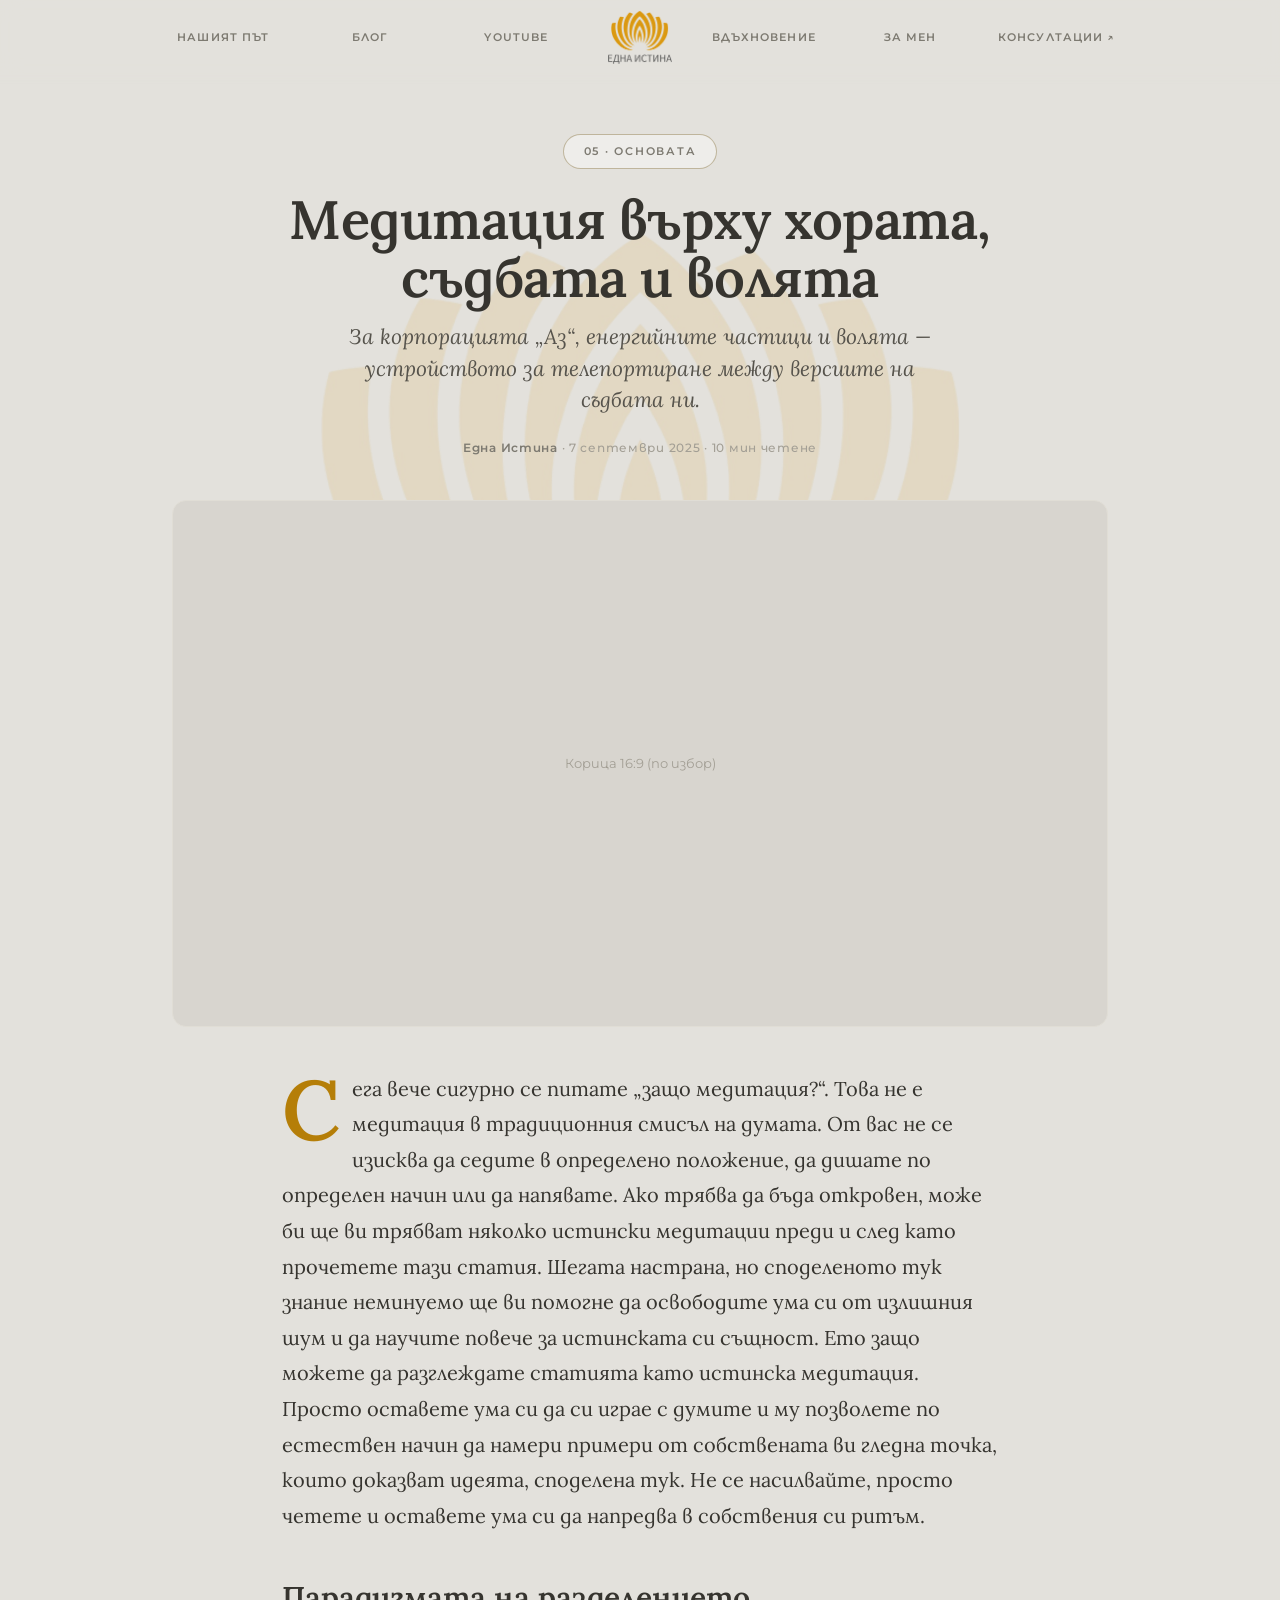
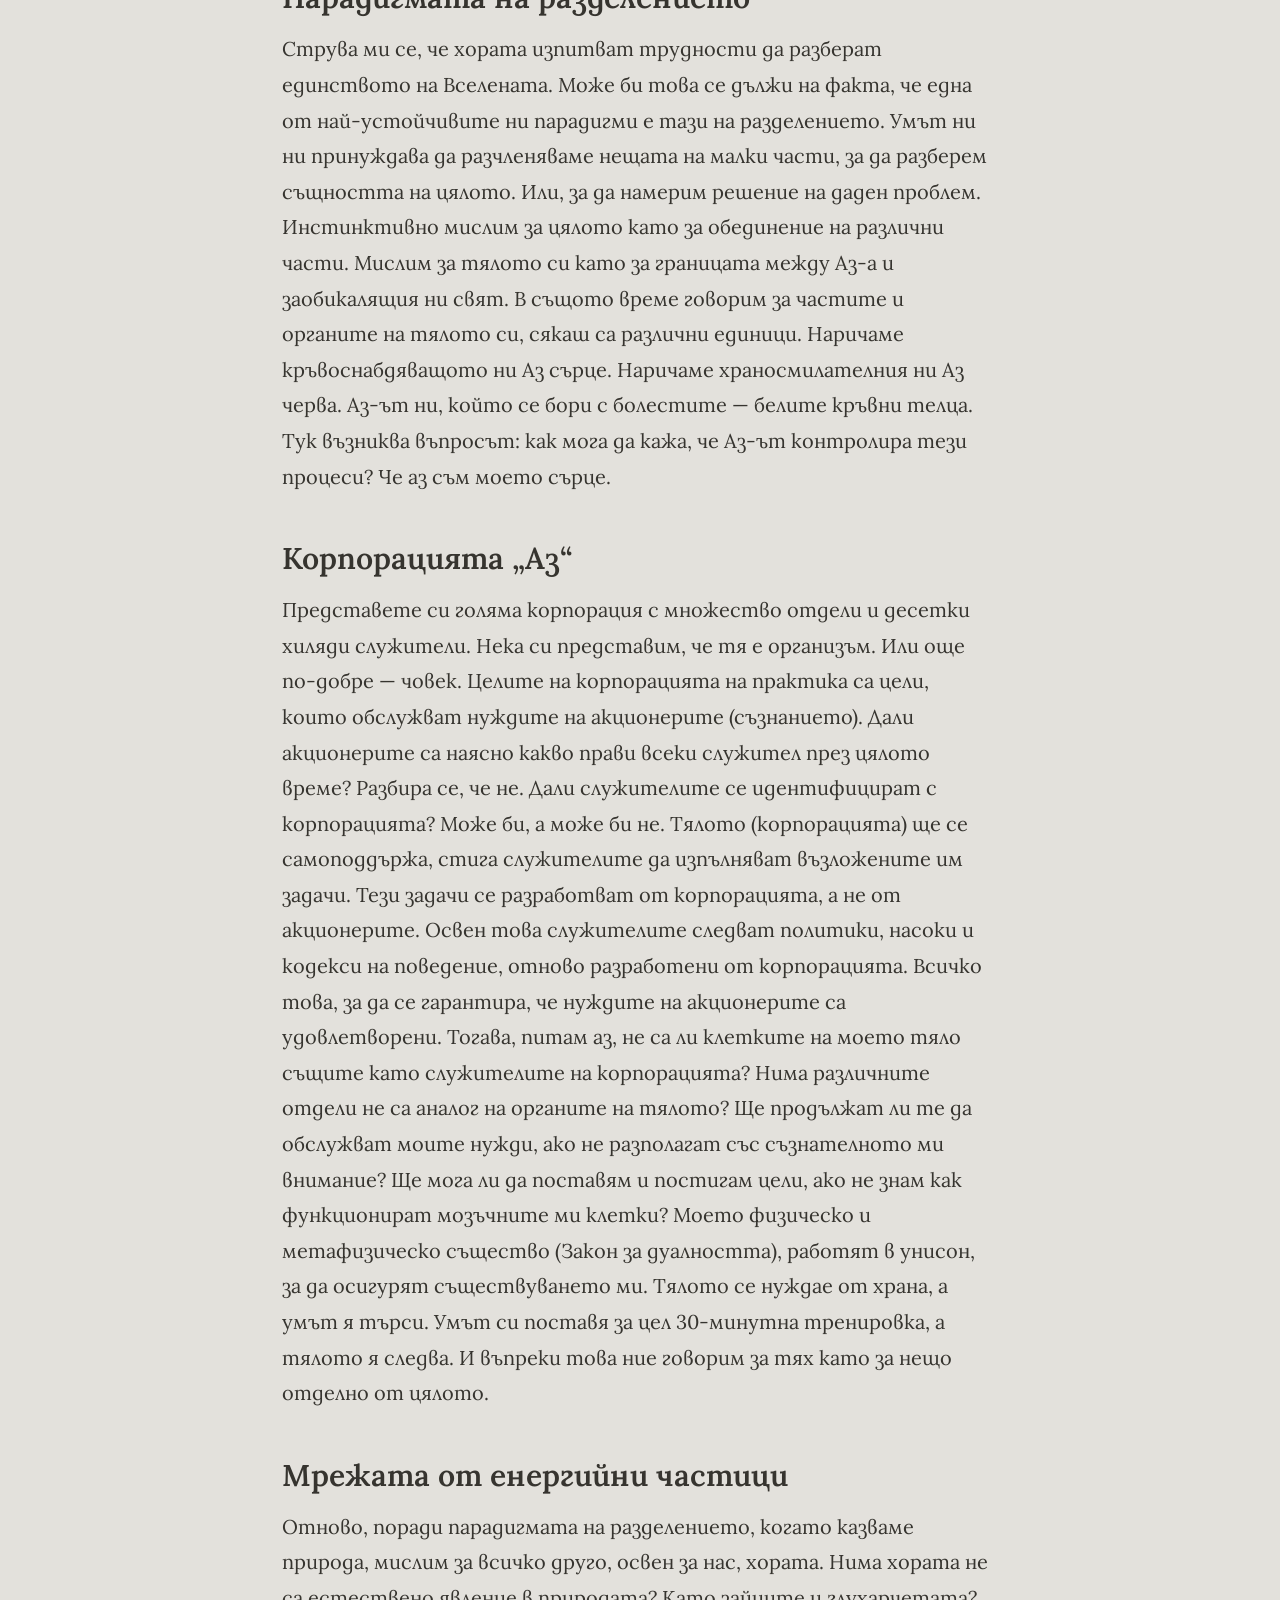
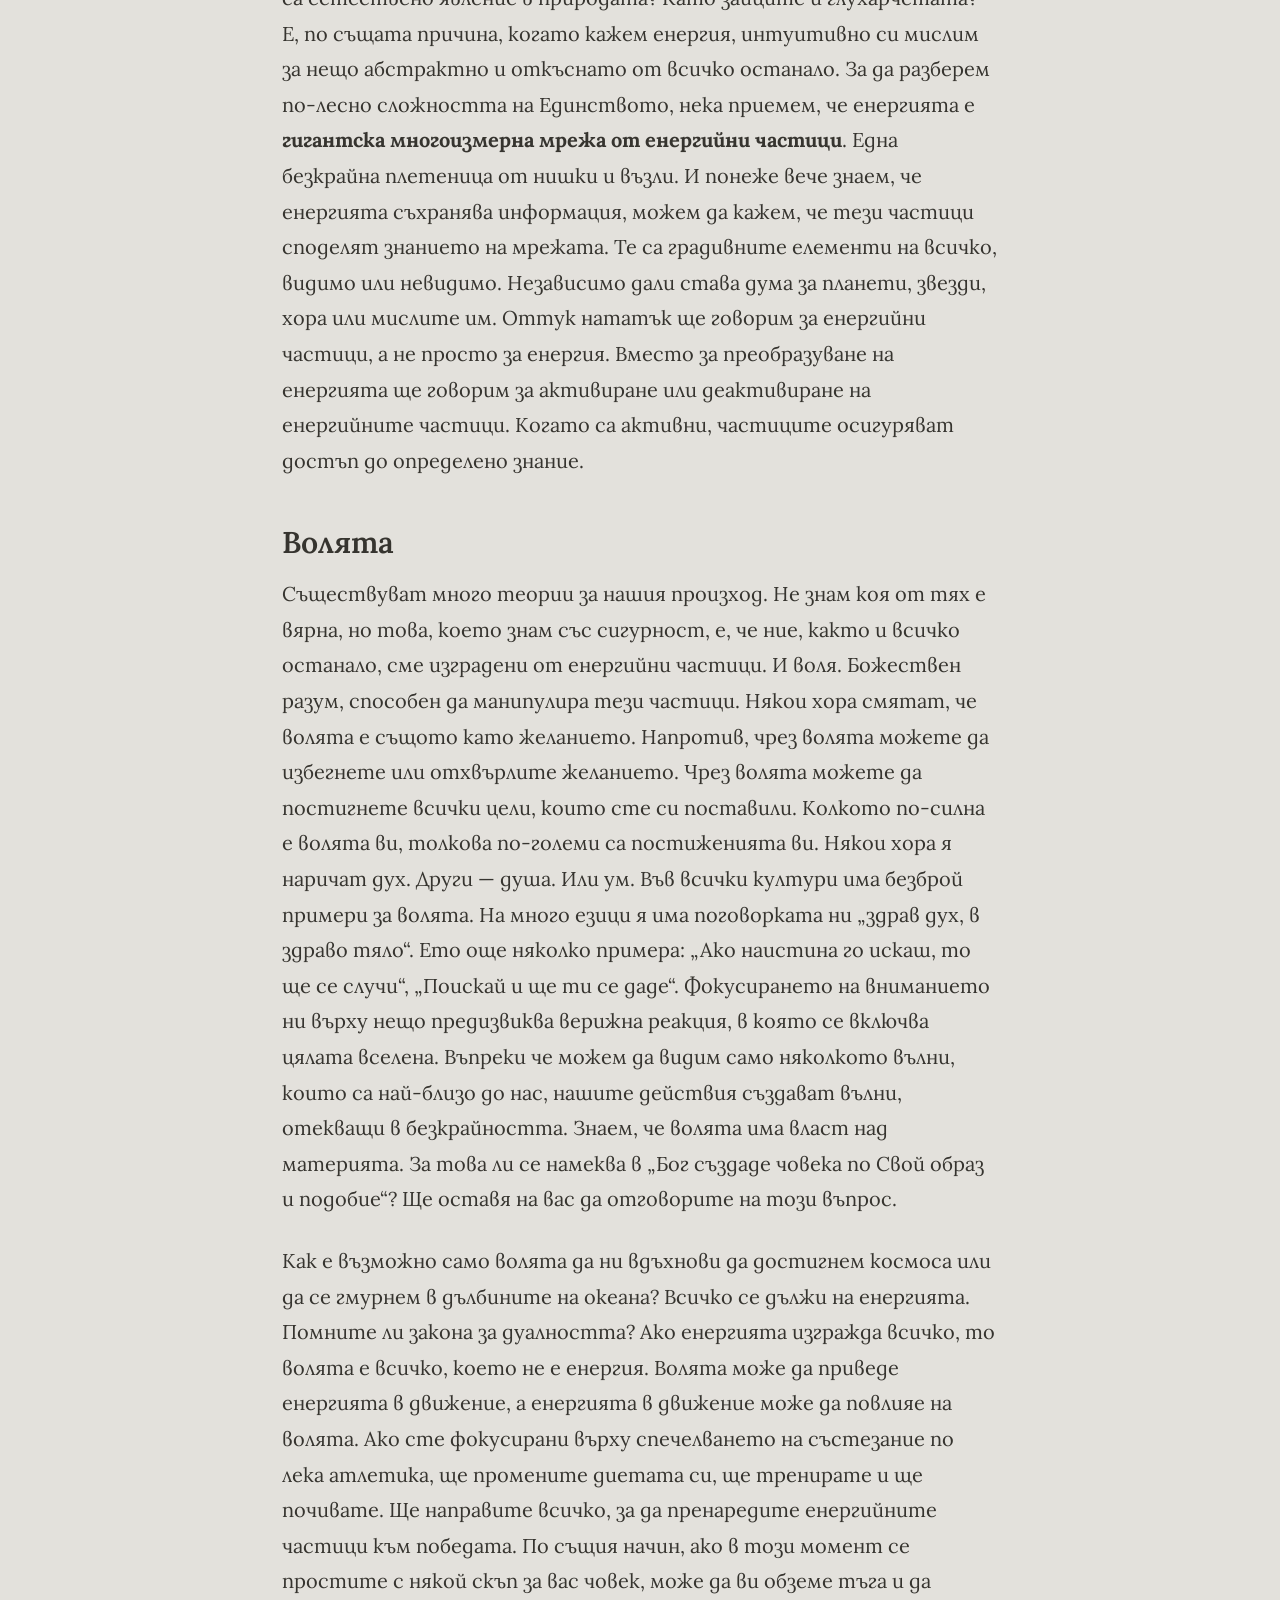
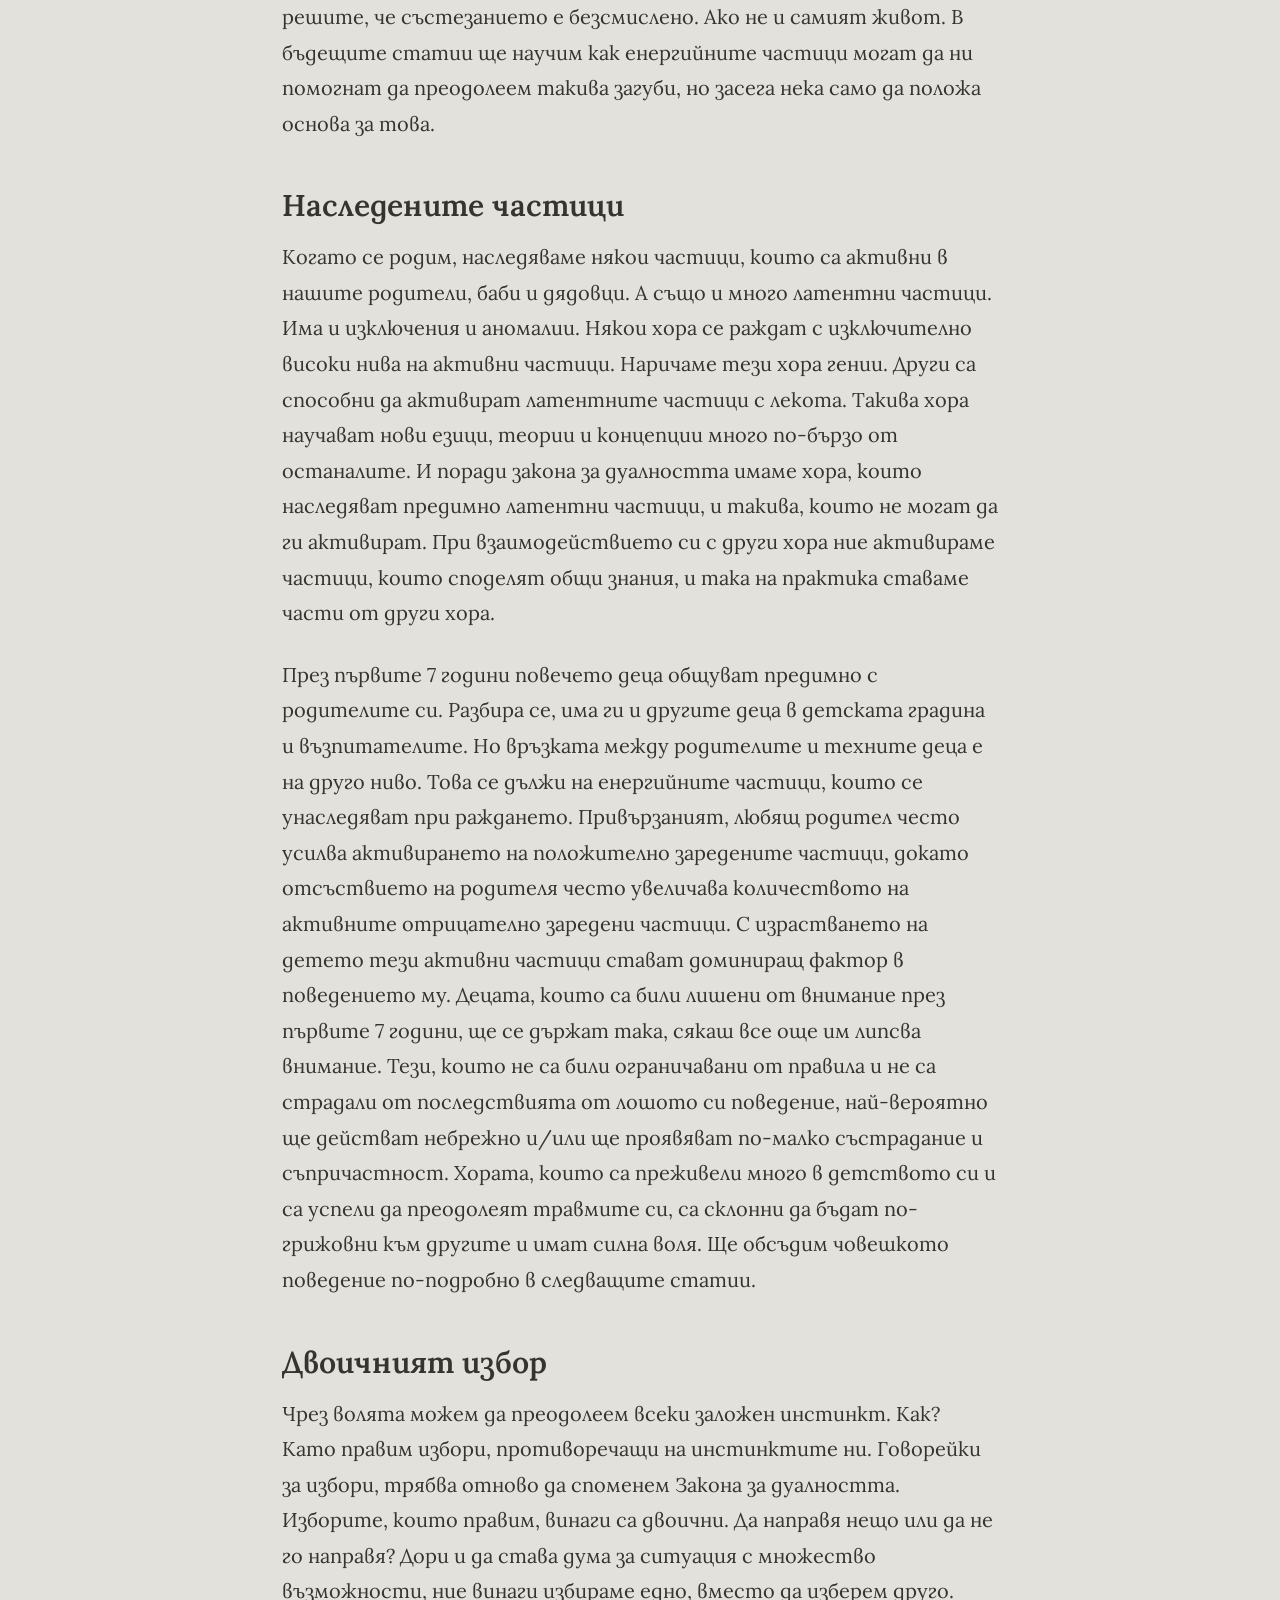
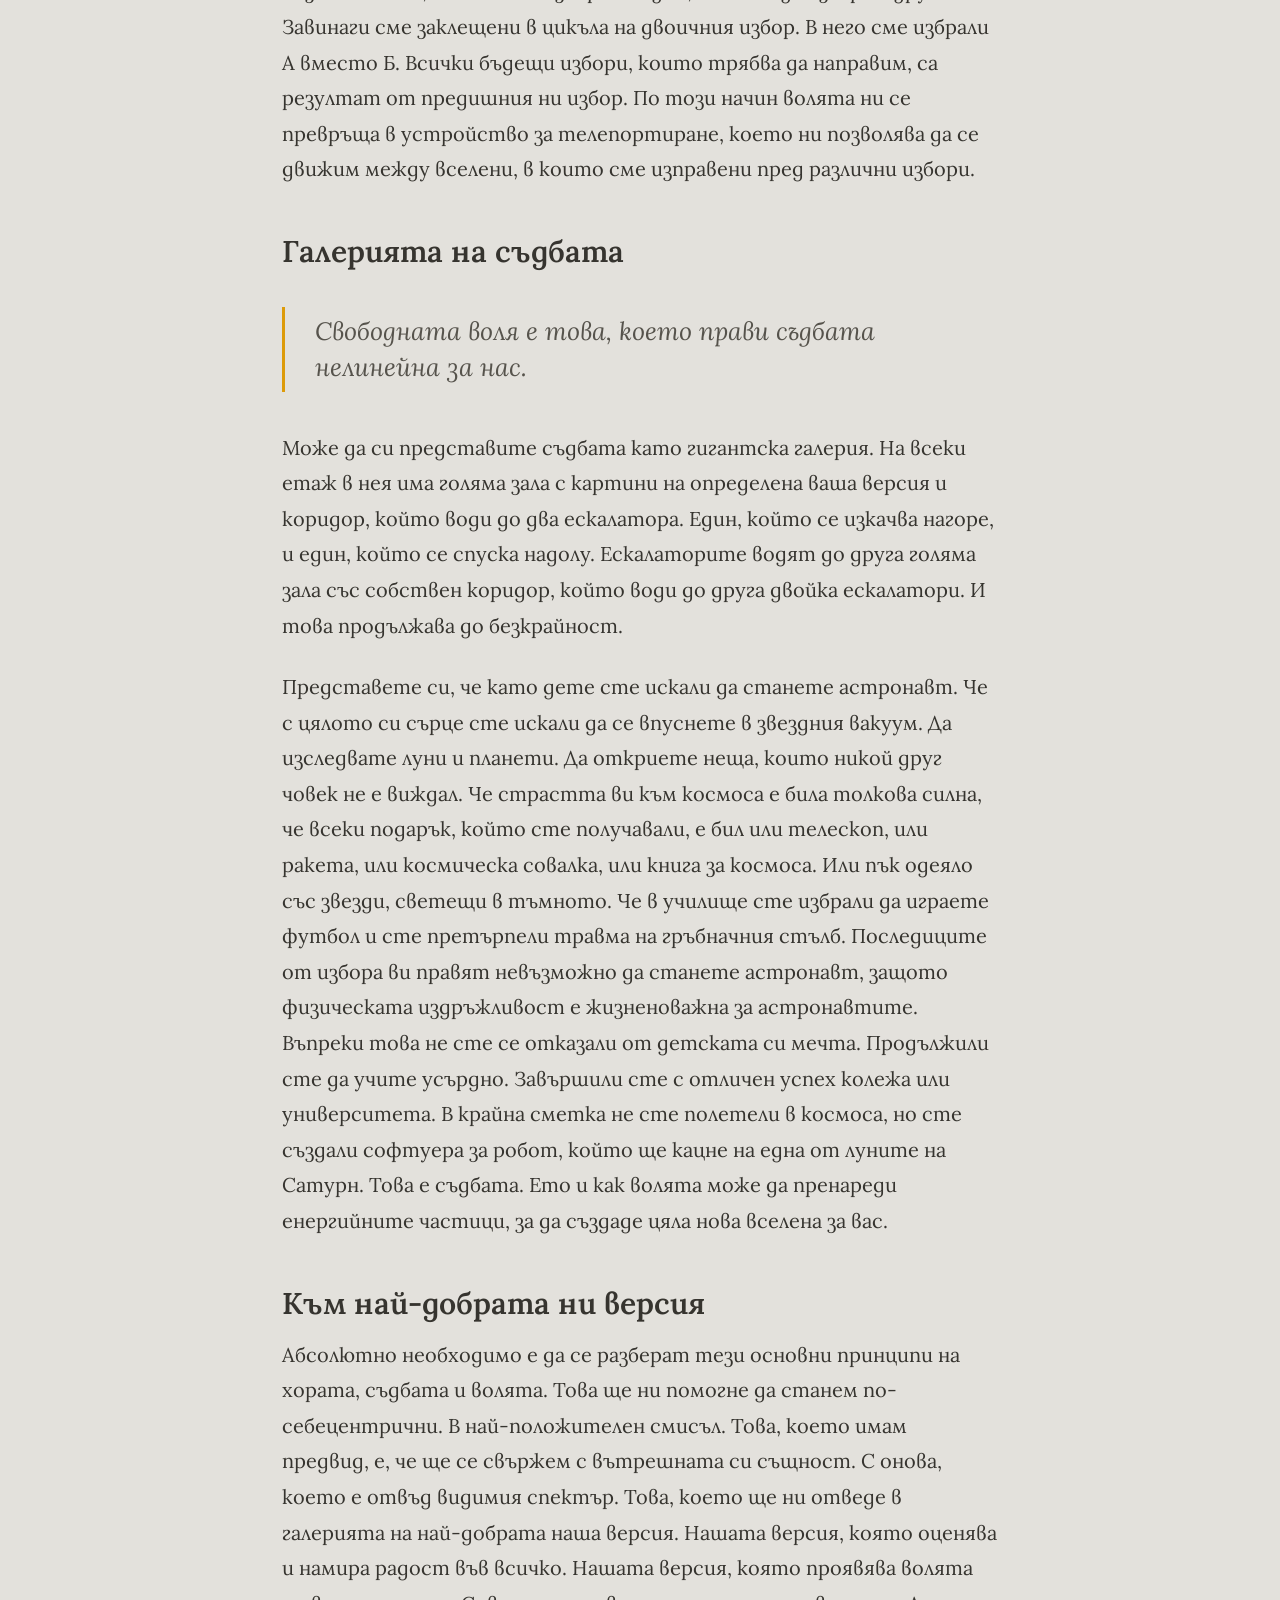
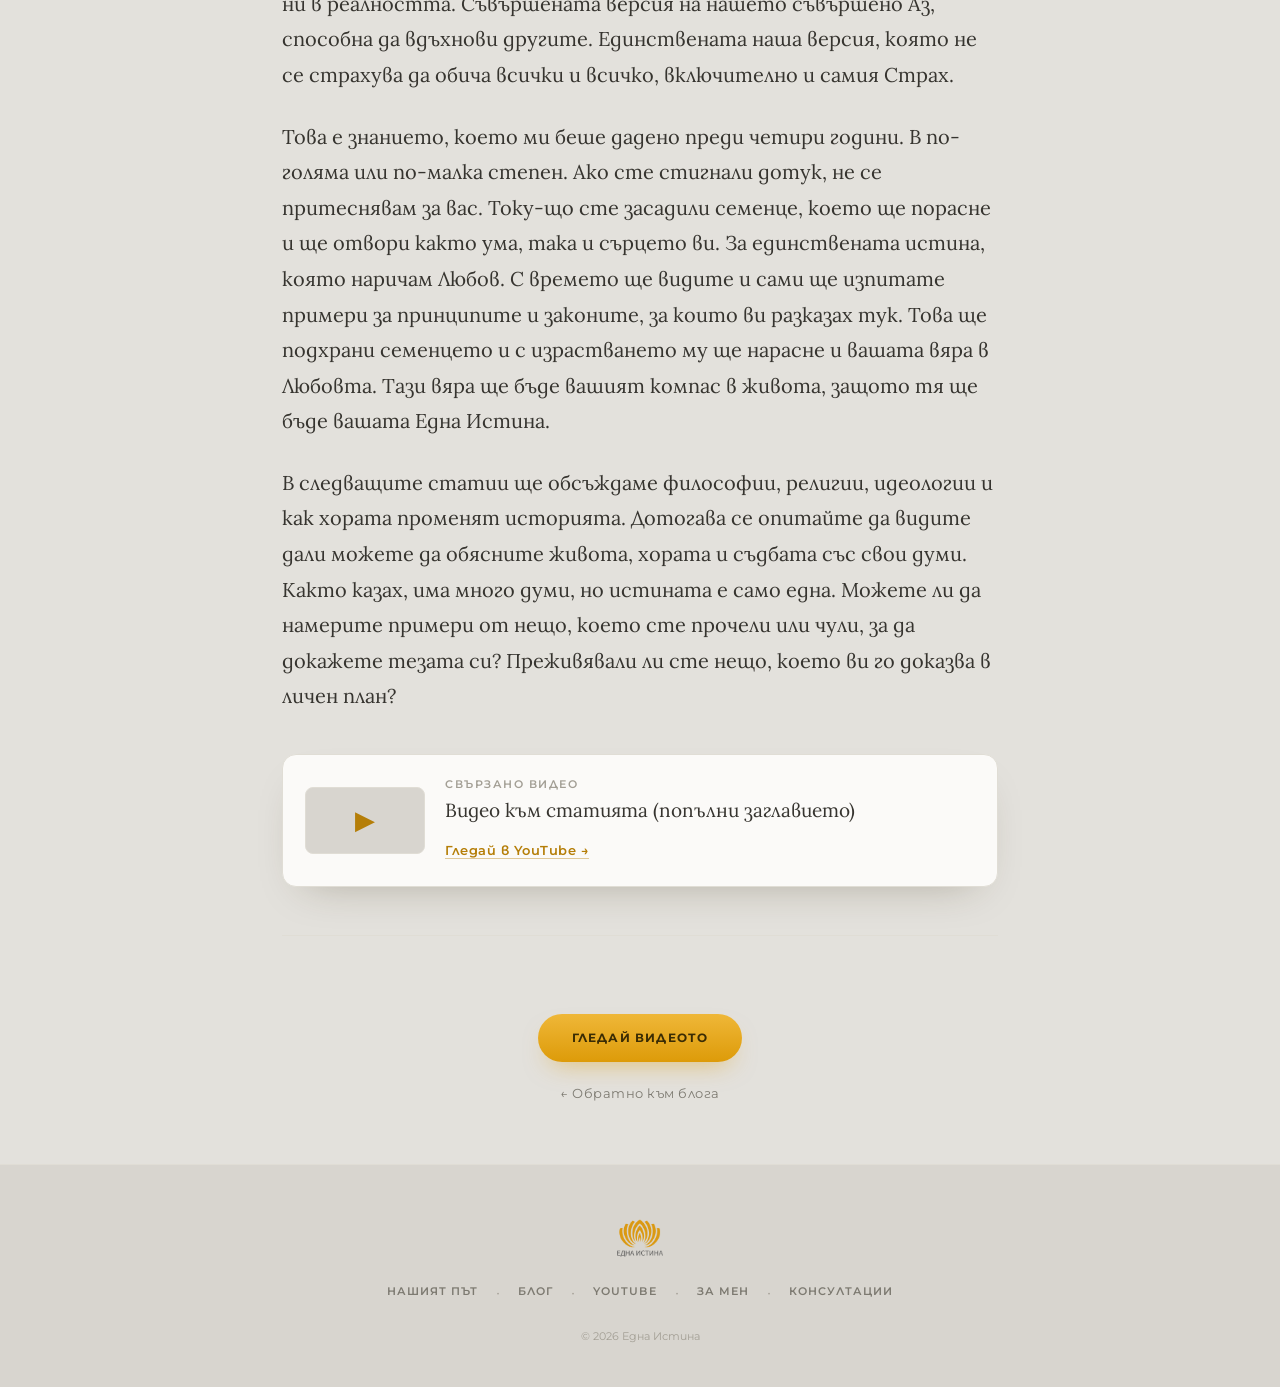
<file: blog-05-meditaciya-varhu-horata-sadbata-i-volyata.html>
<!DOCTYPE html>
<html lang="bg">
<head>
<meta charset="UTF-8">
<meta name="viewport" content="width=device-width, initial-scale=1.0">
<title>Медитация върху хората, съдбата и волята · Една Истина</title>
<meta name="description" content="За корпорацията „Аз“, енергийните частици и волята — устройството за телепортиране между версиите на съдбата ни. Статия 05 от пътеката на Една Истина.">
<link rel="preconnect" href="https://fonts.googleapis.com">
<link rel="preconnect" href="https://fonts.gstatic.com" crossorigin>
<link href="https://fonts.googleapis.com/css2?family=Lora:ital,wght@0,400;0,500;0,600;0,700;1,400;1,500&family=Montserrat:wght@400;500;600;700&display=swap&subset=cyrillic,cyrillic-ext,latin" rel="stylesheet">
<link rel="stylesheet" href="edna.css">
<style>
  /* само компонентите, специфични за страницата-статия (останалото е в edna.css) */
  .article-wrap{max-width:760px;margin:0 auto;padding:0 22px}
  header.post{text-align:center;padding:60px 0 28px}
  .article-cat{display:inline-block;padding:7px 20px;border:1px solid var(--pill);border-radius:40px;font-size:11px;font-weight:600;letter-spacing:.16em;text-transform:uppercase;color:var(--ink-dim);background:rgba(255,255,255,.4)}
  h1.article-title{font-family:'Lora',serif;font-weight:600;font-size:clamp(34px,6vw,54px);line-height:1.08;letter-spacing:-.01em;color:var(--ink);margin:22px 0 14px}
  .article-lead{font-family:'Lora',serif;font-style:italic;font-size:clamp(18px,2.4vw,21px);color:var(--ink-soft);line-height:1.5;max-width:620px;margin:0 auto}
  .article-meta{margin-top:22px;font-size:12px;color:var(--ink-faint);letter-spacing:.06em;font-weight:500}
  .article-meta b{color:var(--ink-dim);font-weight:600}
  .cover{max-width:980px;margin:14px auto 0;padding:0 22px}
  .cover .frame{aspect-ratio:16/9;border-radius:14px;overflow:hidden;background:var(--bg-2);border:1px solid var(--line);display:grid;place-items:center;color:var(--ink-faint);font-size:13px}
  .cover img{width:100%;height:100%;object-fit:cover}
  .prose{padding-top:44px;padding-bottom:20px;font-family:'Lora',serif;font-size:20px;color:var(--ink);line-height:1.78}
  .prose p{margin:0 0 26px}
  .prose p:first-of-type::first-letter{font-size:4.2em;float:left;line-height:.78;padding:6px 12px 0 0;color:var(--gold-deep);font-weight:600}
  .prose h2{font-family:'Lora',serif;font-weight:600;font-size:30px;color:var(--ink);margin:46px 0 16px;line-height:1.2}
  .prose h3{font-family:'Montserrat';font-weight:600;font-size:15px;letter-spacing:.1em;text-transform:uppercase;color:var(--gold-deep);margin:40px 0 12px}
  .prose a{color:var(--gold-deep);text-decoration:none;border-bottom:1px solid rgba(181,126,8,.4)}
  .prose a:hover{border-color:var(--gold-deep)}
  .prose ul,.prose ol{margin:0 0 26px;padding-left:26px}
  .prose li{margin:0 0 14px}
  .prose blockquote{margin:38px 0;padding:6px 0 6px 30px;border-left:3px solid var(--gold);font-family:'Lora',serif;font-style:italic;font-size:25px;line-height:1.45;color:var(--ink-soft)}
  .prose blockquote cite{display:block;margin-top:12px;font-size:13px;font-style:normal;font-family:'Montserrat';font-weight:500;letter-spacing:.05em;color:var(--ink-faint)}
  .videocard{display:flex;align-items:center;gap:20px;background:var(--paper);border:1px solid var(--line);border-radius:14px;padding:20px 22px;margin:40px 0;box-shadow:0 18px 44px -24px rgba(60,50,20,.35)}
  .videocard .thumb{width:120px;aspect-ratio:16/9;border-radius:8px;background:var(--bg-2);flex-shrink:0;display:grid;place-items:center;color:var(--gold-deep);font-size:26px;border:1px solid var(--line)}
  .videocard .vt{font-family:'Montserrat';font-size:11px;letter-spacing:.14em;text-transform:uppercase;color:var(--ink-faint);font-weight:600}
  .videocard .vn{font-family:'Lora',serif;font-size:19px;color:var(--ink);margin:4px 0 8px;line-height:1.25}
  .videocard a{font-family:'Montserrat';font-size:13px;font-weight:600;color:var(--gold-deep);text-decoration:none;letter-spacing:.04em}
  hr.sep{border:none;height:1px;background:var(--line);margin:48px 0}
  .endcta{text-align:center;padding:10px 0 60px}
  .endcta .back{display:block;margin-top:20px;font-size:13px;color:var(--ink-dim);text-decoration:none;letter-spacing:.04em}
  .endcta .back:hover{color:var(--gold-deep)}
</style>
</head>
<body>

<button id="back-to-top" aria-label="Нагоре" onclick="window.scrollTo({top:0,behavior:'smooth'})">↑</button>
<div class="bg-lotus" aria-hidden="true"></div>

<nav id="navbar">
  <div class="nav-inner">
    <a href="index.html#path" class="nav-link">Нашият път</a>
    <a href="blog.html" class="nav-link">Блог</a>
    <a href="index.html#youtube" class="nav-link">YouTube</a>
    <a href="index.html" class="nav-logo-wrap"><img src="images/logo.png" alt="Една Истина"></a>
    <a href="index.html#inspiration" class="nav-link">Вдъхновение</a>
    <a href="index.html#about" class="nav-link">За мен</a>
    <a href="https://konsultacii.ednaistina.bg" class="nav-link ext" target="_blank" rel="noopener">Консултации ↗</a>
    <button class="nav-hamburger" id="hamburger" aria-label="Меню"><span></span><span></span><span></span></button>
  </div>
  <div class="nav-drawer" id="nav-drawer">
    <a href="index.html#path" class="nav-link">Нашият път</a>
    <a href="blog.html" class="nav-link">Блог</a>
    <a href="index.html#youtube" class="nav-link">YouTube</a>
    <a href="index.html#inspiration" class="nav-link">Вдъхновение</a>
    <a href="index.html#about" class="nav-link">За мен</a>
    <a href="https://konsultacii.ednaistina.bg" class="nav-link ext" target="_blank" rel="noopener">Консултации ↗</a>
  </div>
</nav>

<header class="post">
  <div class="article-wrap">
    <!-- ✎ Категория (номерът е част от идентичността на статията) -->
    <span class="article-cat">05 · Основата</span>
    <!-- ✎ Заглавие на статията -->
    <h1 class="article-title">Медитация върху хората, съдбата и волята</h1>
    <!-- ✎ Подзаглавие / въведение -->
    <p class="article-lead">За корпорацията „Аз“, енергийните частици и волята — устройството за телепортиране между версиите на съдбата ни.</p>
    <!-- ✎ Автор · дата · време за четене -->
    <div class="article-meta"><b>Една Истина</b> · 7 септември 2025 · 10 мин четене</div>
  </div>
</header>

<!-- ✎ Корица (по избор) — замени frame с <img src="images/cover-05.jpg" alt=""> -->
<div class="cover"><div class="frame">Корица 16:9 (по избор)</div></div>

<article class="article-wrap prose">
  <p>Сега вече сигурно се питате „защо медитация?“. Това не е медитация в традиционния смисъл на думата. От вас не се изисква да седите в определено положение, да дишате по определен начин или да напявате. Ако трябва да бъда откровен, може би ще ви трябват няколко истински медитации преди и след като прочетете тази статия. Шегата настрана, но споделеното тук знание неминуемо ще ви помогне да освободите ума си от излишния шум и да научите повече за истинската си същност. Ето защо можете да разглеждате статията като истинска медитация. Просто оставете ума си да си играе с думите и му позволете по естествен начин да намери примери от собствената ви гледна точка, които доказват идеята, споделена тук. Не се насилвайте, просто четете и оставете ума си да напредва в собствения си ритъм.</p>

  <h2>Парадигмата на разделението</h2>
  <p>Струва ми се, че хората изпитват трудности да разберат единството на Вселената. Може би това се дължи на факта, че една от най-устойчивите ни парадигми е тази на разделението. Умът ни ни принуждава да разчленяваме нещата на малки части, за да разберем същността на цялото. Или, за да намерим решение на даден проблем. Инстинктивно мислим за цялото като за обединение на различни части. Мислим за тялото си като за границата между Аз-а и заобикалящия ни свят. В същото време говорим за частите и органите на тялото си, сякаш са различни единици. Наричаме кръвоснабдяващото ни Аз сърце. Наричаме храносмилателния ни Аз черва. Аз-ът ни, който се бори с болестите — белите кръвни телца. Тук възниква въпросът: как мога да кажа, че Аз-ът контролира тези процеси? Че аз съм моето сърце.</p>

  <h2>Корпорацията „Аз“</h2>
  <p>Представете си голяма корпорация с множество отдели и десетки хиляди служители. Нека си представим, че тя е организъм. Или още по-добре — човек. Целите на корпорацията на практика са цели, които обслужват нуждите на акционерите (съзнанието). Дали акционерите са наясно какво прави всеки служител през цялото време? Разбира се, че не. Дали служителите се идентифицират с корпорацията? Може би, а може би не. Тялото (корпорацията) ще се самоподдържа, стига служителите да изпълняват възложените им задачи. Тези задачи се разработват от корпорацията, а не от акционерите. Освен това служителите следват политики, насоки и кодекси на поведение, отново разработени от корпорацията. Всичко това, за да се гарантира, че нуждите на акционерите са удовлетворени. Тогава, питам аз, не са ли клетките на моето тяло същите като служителите на корпорацията? Нима различните отдели не са аналог на органите на тялото? Ще продължат ли те да обслужват моите нужди, ако не разполагат със съзнателното ми внимание? Ще мога ли да поставям и постигам цели, ако не знам как функционират мозъчните ми клетки? Моето физическо и метафизическо същество (Закон за дуалността), работят в унисон, за да осигурят съществуването ми. Тялото се нуждае от храна, а умът я търси. Умът си поставя за цел 30-минутна тренировка, а тялото я следва. И въпреки това ние говорим за тях като за нещо отделно от цялото.</p>

  <h2>Мрежата от енергийни частици</h2>
  <p>Отново, поради парадигмата на разделението, когато казваме природа, мислим за всичко друго, освен за нас, хората. Нима хората не са естествено явление в природата? Като зайците и глухарчетата? Е, по същата причина, когато кажем енергия, интуитивно си мислим за нещо абстрактно и откъснато от всичко останало. За да разберем по-лесно сложността на Единството, нека приемем, че енергията е <strong>гигантска многоизмерна мрежа от енергийни частици</strong>. Една безкрайна плетеница от нишки и възли. И понеже вече знаем, че енергията съхранява информация, можем да кажем, че тези частици споделят знанието на мрежата. Те са градивните елементи на всичко, видимо или невидимо. Независимо дали става дума за планети, звезди, хора или мислите им. Оттук нататък ще говорим за енергийни частици, а не просто за енергия. Вместо за преобразуване на енергията ще говорим за активиране или деактивиране на енергийните частици. Когато са активни, частиците осигуряват достъп до определено знание.</p>

  <h2>Волята</h2>
  <p>Съществуват много теории за нашия произход. Не знам коя от тях е вярна, но това, което знам със сигурност, е, че ние, както и всичко останало, сме изградени от енергийни частици. И воля. Божествен разум, способен да манипулира тези частици. Някои хора смятат, че волята е същото като желанието. Напротив, чрез волята можете да избегнете или отхвърлите желанието. Чрез волята можете да постигнете всички цели, които сте си поставили. Колкото по-силна е волята ви, толкова по-големи са постиженията ви. Някои хора я наричат дух. Други — душа. Или ум. Във всички култури има безброй примери за волята. На много езици я има поговорката ни „здрав дух, в здраво тяло“. Ето още няколко примера: „Ако наистина го искаш, то ще се случи“, „Поискай и ще ти се даде“. Фокусирането на вниманието ни върху нещо предизвиква верижна реакция, в която се включва цялата вселена. Въпреки че можем да видим само няколкото вълни, които са най-близо до нас, нашите действия създават вълни, отекващи в безкрайността. Знаем, че волята има власт над материята. За това ли се намеква в „Бог създаде човека по Свой образ и подобие“? Ще оставя на вас да отговорите на този въпрос.</p>
  <p>Как е възможно само волята да ни вдъхнови да достигнем космоса или да се гмурнем в дълбините на океана? Всичко се дължи на енергията. Помните ли закона за дуалността? Ако енергията изгражда всичко, то волята е всичко, което не е енергия. Волята може да приведе енергията в движение, а енергията в движение може да повлияе на волята. Ако сте фокусирани върху спечелването на състезание по лека атлетика, ще промените диетата си, ще тренирате и ще почивате. Ще направите всичко, за да пренаредите енергийните частици към победата. По същия начин, ако в този момент се простите с някой скъп за вас човек, може да ви обземе тъга и да решите, че състезанието е безсмислено. Ако не и самият живот. В бъдещите статии ще научим как енергийните частици могат да ни помогнат да преодолеем такива загуби, но засега нека само да положа основа за това.</p>

  <h2>Наследените частици</h2>
  <p>Когато се родим, наследяваме някои частици, които са активни в нашите родители, баби и дядовци. А също и много латентни частици. Има и изключения и аномалии. Някои хора се раждат с изключително високи нива на активни частици. Наричаме тези хора гении. Други са способни да активират латентните частици с лекота. Такива хора научават нови езици, теории и концепции много по-бързо от останалите. И поради закона за дуалността имаме хора, които наследяват предимно латентни частици, и такива, които не могат да ги активират. При взаимодействието си с други хора ние активираме частици, които споделят общи знания, и така на практика ставаме части от други хора.</p>
  <p>През първите 7 години повечето деца общуват предимно с родителите си. Разбира се, има ги и другите деца в детската градина и възпитателите. Но връзката между родителите и техните деца е на друго ниво. Това се дължи на енергийните частици, които се унаследяват при раждането. Привързаният, любящ родител често усилва активирането на положително заредените частици, докато отсъствието на родителя често увеличава количеството на активните отрицателно заредени частици. С израстването на детето тези активни частици стават доминиращ фактор в поведението му. Децата, които са били лишени от внимание през първите 7 години, ще се държат така, сякаш все още им липсва внимание. Тези, които не са били ограничавани от правила и не са страдали от последствията от лошото си поведение, най-вероятно ще действат небрежно и/или ще проявяват по-малко състрадание и съпричастност. Хората, които са преживели много в детството си и са успели да преодолеят травмите си, са склонни да бъдат по-грижовни към другите и имат силна воля. Ще обсъдим човешкото поведение по-подробно в следващите статии.</p>

  <h2>Двоичният избор</h2>
  <p>Чрез волята можем да преодолеем всеки заложен инстинкт. Как? Като правим избори, противоречащи на инстинктите ни. Говорейки за избори, трябва отново да споменем Закона за дуалността. Изборите, които правим, винаги са двоични. Да направя нещо или да не го направя? Дори и да става дума за ситуация с множество възможности, ние винаги избираме едно, вместо да изберем друго. Завинаги сме заклещени в цикъла на двоичния избор. В него сме избрали А вместо Б. Всички бъдещи избори, които трябва да направим, са резултат от предишния ни избор. По този начин волята ни се превръща в устройство за телепортиране, което ни позволява да се движим между вселени, в които сме изправени пред различни избори.</p>

  <h2>Галерията на съдбата</h2>
  <blockquote>Свободната воля е това, което прави съдбата нелинейна за нас.</blockquote>
  <p>Може да си представите съдбата като гигантска галерия. На всеки етаж в нея има голяма зала с картини на определена ваша версия и коридор, който води до два ескалатора. Един, който се изкачва нагоре, и един, който се спуска надолу. Ескалаторите водят до друга голяма зала със собствен коридор, който води до друга двойка ескалатори. И това продължава до безкрайност.</p>
  <p>Представете си, че като дете сте искали да станете астронавт. Че с цялото си сърце сте искали да се впуснете в звездния вакуум. Да изследвате луни и планети. Да откриете неща, които никой друг човек не е виждал. Че страстта ви към космоса е била толкова силна, че всеки подарък, който сте получавали, е бил или телескоп, или ракета, или космическа совалка, или книга за космоса. Или пък одеяло със звезди, светещи в тъмното. Че в училище сте избрали да играете футбол и сте претърпели травма на гръбначния стълб. Последиците от избора ви правят невъзможно да станете астронавт, защото физическата издръжливост е жизненоважна за астронавтите. Въпреки това не сте се отказали от детската си мечта. Продължили сте да учите усърдно. Завършили сте с отличен успех колежа или университета. В крайна сметка не сте полетели в космоса, но сте създали софтуера за робот, който ще кацне на една от луните на Сатурн. Това е съдбата. Ето и как волята може да пренареди енергийните частици, за да създаде цяла нова вселена за вас.</p>

  <h2>Към най-добрата ни версия</h2>
  <p>Абсолютно необходимо е да се разберат тези основни принципи на хората, съдбата и волята. Това ще ни помогне да станем по-себецентрични. В най-положителен смисъл. Това, което имам предвид, е, че ще се свържем с вътрешната си същност. С онова, което е отвъд видимия спектър. Това, което ще ни отведе в галерията на най-добрата наша версия. Нашата версия, която оценява и намира радост във всичко. Нашата версия, която проявява волята ни в реалността. Съвършената версия на нашето съвършено Аз, способна да вдъхнови другите. Единствената наша версия, която не се страхува да обича всички и всичко, включително и самия Страх.</p>
  <p>Това е знанието, което ми беше дадено преди четири години. В по-голяма или по-малка степен. Ако сте стигнали дотук, не се притеснявам за вас. Току-що сте засадили семенце, което ще порасне и ще отвори както ума, така и сърцето ви. За единствената истина, която наричам Любов. С времето ще видите и сами ще изпитате примери за принципите и законите, за които ви разказах тук. Това ще подхрани семенцето и с израстването му ще нарасне и вашата вяра в Любовта. Тази вяра ще бъде вашият компас в живота, защото тя ще бъде вашата Една Истина.</p>
  <p>В следващите статии ще обсъждаме философии, религии, идеологии и как хората променят историята. Дотогава се опитайте да видите дали можете да обясните живота, хората и съдбата със свои думи. Както казах, има много думи, но истината е само една. Можете ли да намерите примери от нещо, което сте прочели или чули, за да докажете тезата си? Преживявали ли сте нещо, което ви го доказва в личен план?</p>

  <!-- ✎ Карта към свързано видео — смени заглавието и постави линка към конкретното видео; ако няма видео, изтрий целия блок videocard -->
  <div class="videocard">
    <div class="thumb">▶</div>
    <div>
      <div class="vt">Свързано видео</div>
      <div class="vn">Видео към статията (попълни заглавието)</div>
      <a href="https://www.youtube.com/@ednaistina" target="_blank" rel="noopener">Гледай в YouTube →</a>
    </div>
  </div>
  <hr class="sep">
</article>

<div class="endcta">
  <!-- ✎ Бутон към видеото (същия линк като в картата по-горе) -->
  <a class="btn-primary" href="https://www.youtube.com/@ednaistina" target="_blank" rel="noopener">Гледай видеото</a>
  <a class="back" href="blog.html">← Обратно към блога</a>
</div>

<footer>
  <div class="footer-logo"><img src="images/logo.png" alt="Една Истина"></div>
  <div class="footer-links">
    <a href="index.html#path" class="footer-link">Нашият път</a><span class="footer-div">·</span>
    <a href="blog.html" class="footer-link">Блог</a><span class="footer-div">·</span>
    <a href="index.html#youtube" class="footer-link">YouTube</a><span class="footer-div">·</span>
    <a href="index.html#about" class="footer-link">За мен</a><span class="footer-div">·</span>
    <a href="https://konsultacii.ednaistina.bg" class="footer-link" target="_blank" rel="noopener">Консултации</a>
  </div>
  <div class="footer-copy">© 2026 Една Истина</div>
</footer>

<script>
  const btt=document.getElementById('back-to-top');
  addEventListener('scroll',()=>btt.classList.toggle('visible',scrollY>420));
  const ham=document.getElementById('hamburger'),drw=document.getElementById('nav-drawer');
  ham.addEventListener('click',()=>{ham.classList.toggle('open');drw.classList.toggle('open')});
  drw.querySelectorAll('a').forEach(l=>l.addEventListener('click',()=>{ham.classList.remove('open');drw.classList.remove('open')}));
</script>
</body>
</html>
</file>
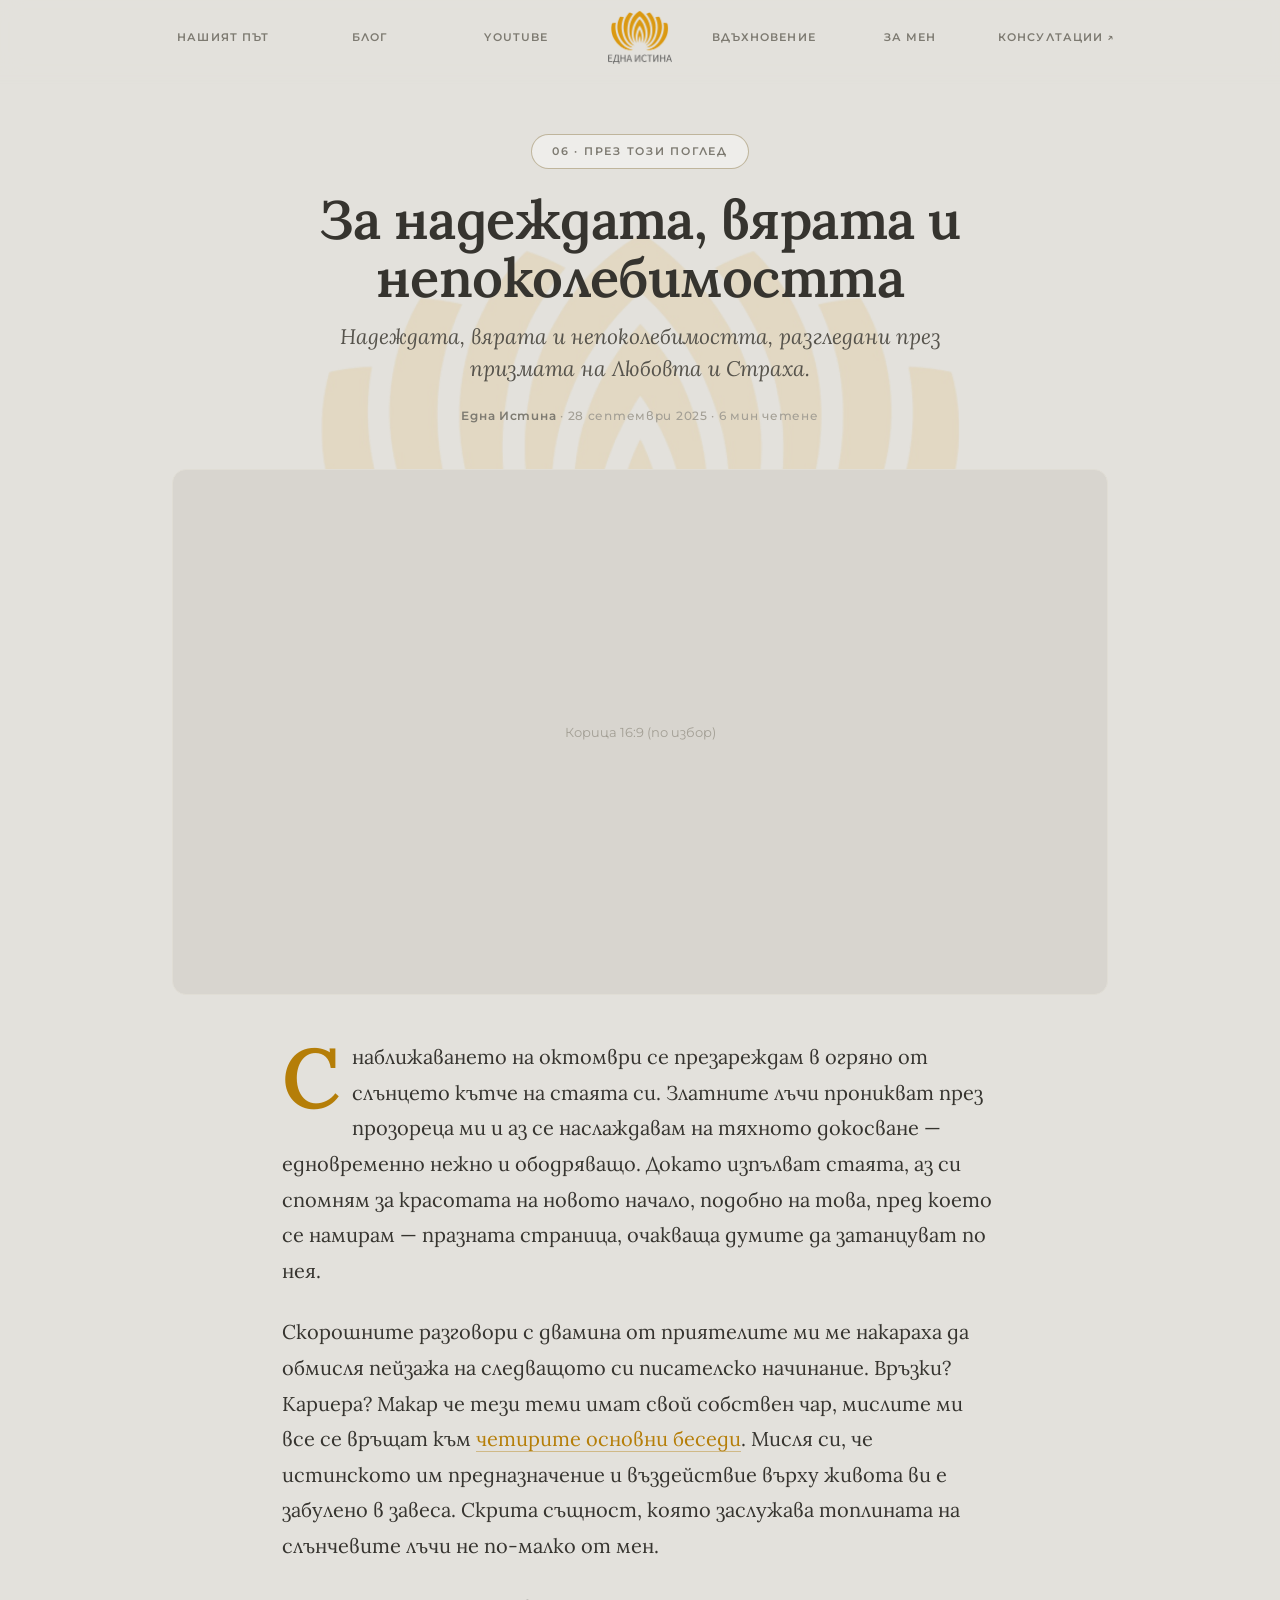
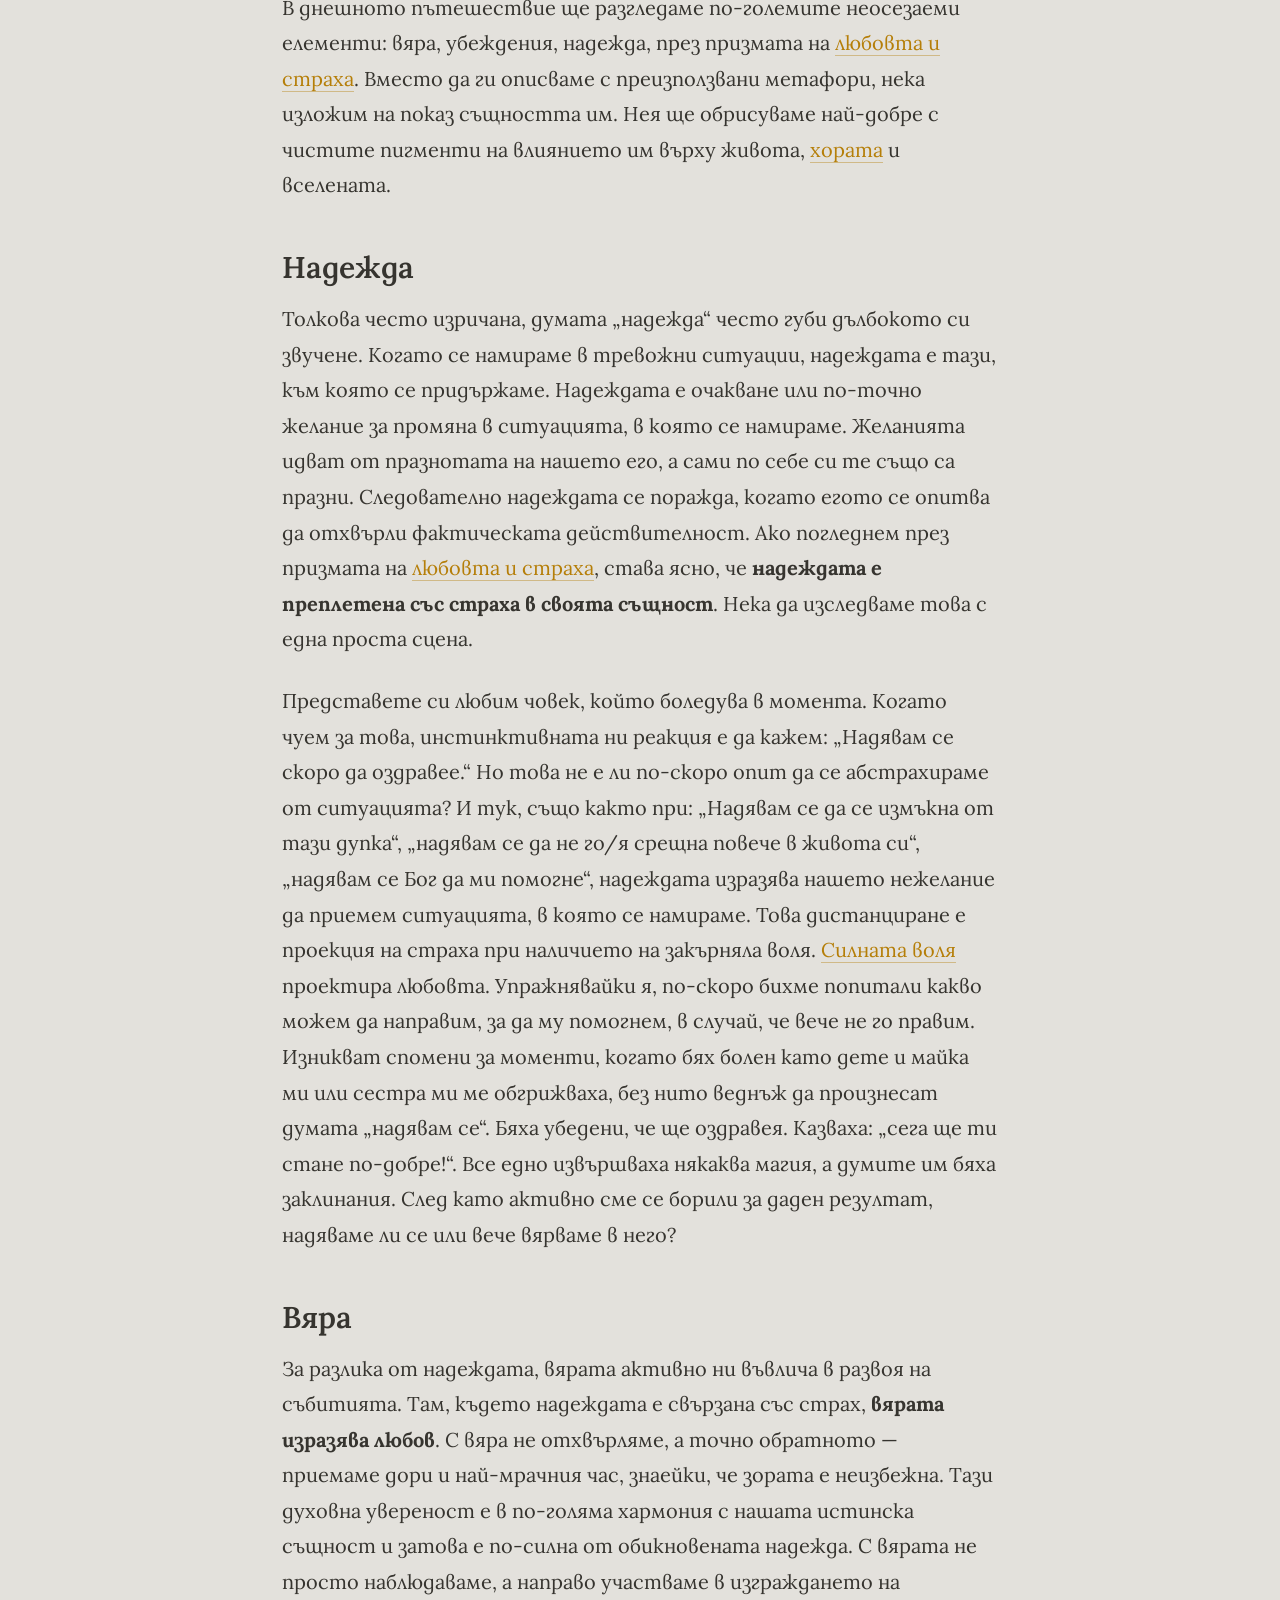
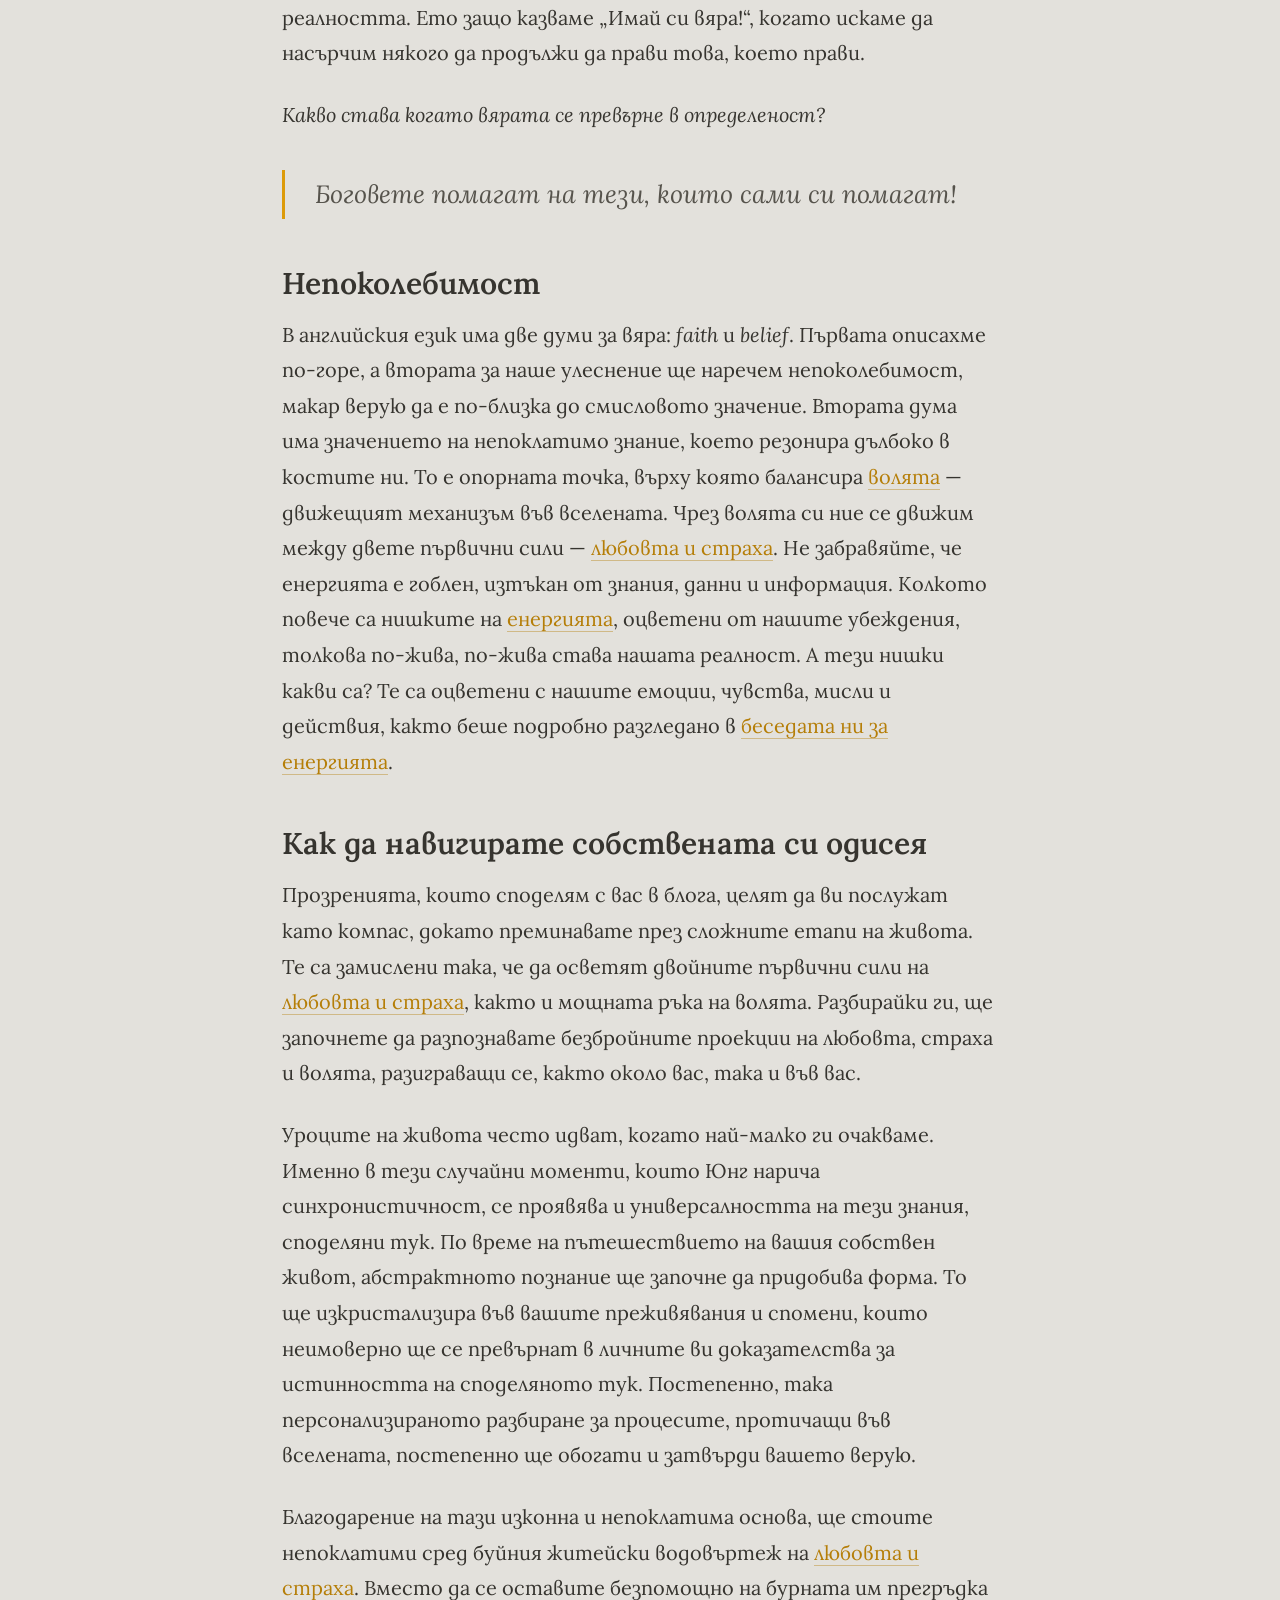
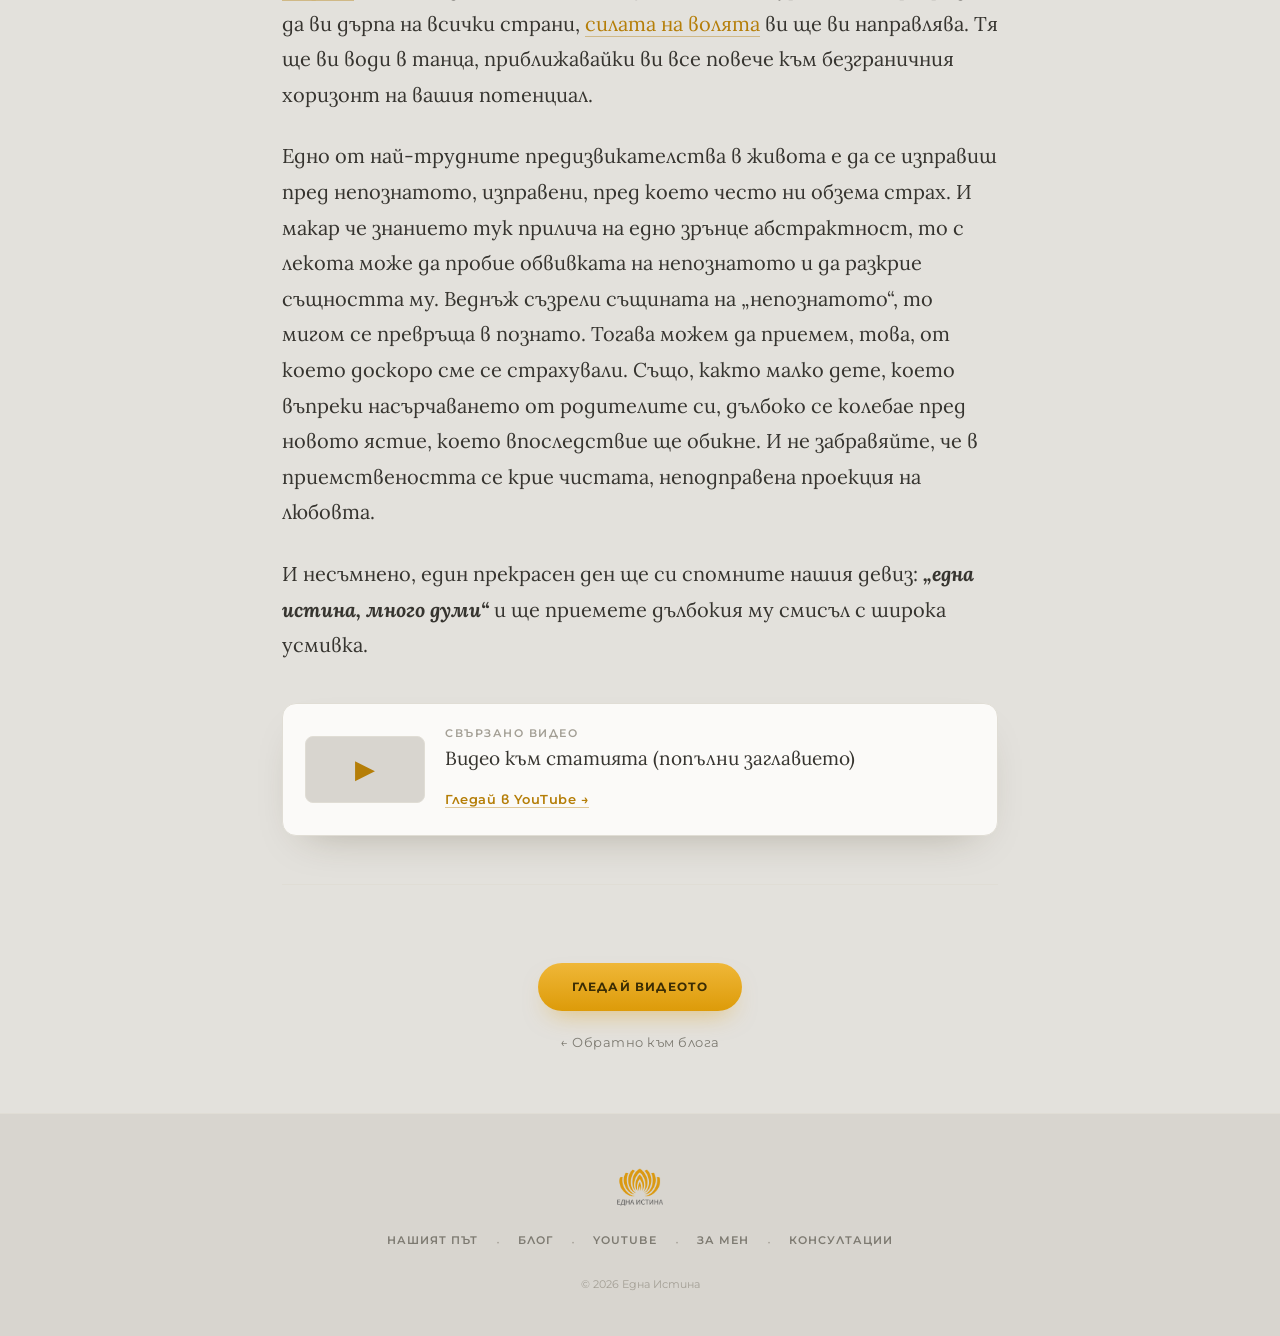
<file: blog-06-za-nadezhdata-vyarata-i-nepokolebimostta.html>
<!DOCTYPE html>
<html lang="bg">
<head>
<meta charset="UTF-8">
<meta name="viewport" content="width=device-width, initial-scale=1.0">
<title>За надеждата, вярата и непоколебимостта · Една Истина</title>
<meta name="description" content="Надеждата, вярата и непоколебимостта, разгледани през призмата на Любовта и Страха. Статия 06 от пътеката на Една Истина.">
<link rel="preconnect" href="https://fonts.googleapis.com">
<link rel="preconnect" href="https://fonts.gstatic.com" crossorigin>
<link href="https://fonts.googleapis.com/css2?family=Lora:ital,wght@0,400;0,500;0,600;0,700;1,400;1,500&family=Montserrat:wght@400;500;600;700&display=swap&subset=cyrillic,cyrillic-ext,latin" rel="stylesheet">
<link rel="stylesheet" href="edna.css">
<style>
  /* само компонентите, специфични за страницата-статия (останалото е в edna.css) */
  .article-wrap{max-width:760px;margin:0 auto;padding:0 22px}
  header.post{text-align:center;padding:60px 0 28px}
  .article-cat{display:inline-block;padding:7px 20px;border:1px solid var(--pill);border-radius:40px;font-size:11px;font-weight:600;letter-spacing:.16em;text-transform:uppercase;color:var(--ink-dim);background:rgba(255,255,255,.4)}
  h1.article-title{font-family:'Lora',serif;font-weight:600;font-size:clamp(34px,6vw,54px);line-height:1.08;letter-spacing:-.01em;color:var(--ink);margin:22px 0 14px}
  .article-lead{font-family:'Lora',serif;font-style:italic;font-size:clamp(18px,2.4vw,21px);color:var(--ink-soft);line-height:1.5;max-width:620px;margin:0 auto}
  .article-meta{margin-top:22px;font-size:12px;color:var(--ink-faint);letter-spacing:.06em;font-weight:500}
  .article-meta b{color:var(--ink-dim);font-weight:600}
  .cover{max-width:980px;margin:14px auto 0;padding:0 22px}
  .cover .frame{aspect-ratio:16/9;border-radius:14px;overflow:hidden;background:var(--bg-2);border:1px solid var(--line);display:grid;place-items:center;color:var(--ink-faint);font-size:13px}
  .cover img{width:100%;height:100%;object-fit:cover}
  .prose{padding-top:44px;padding-bottom:20px;font-family:'Lora',serif;font-size:20px;color:var(--ink);line-height:1.78}
  .prose p{margin:0 0 26px}
  .prose p:first-of-type::first-letter{font-size:4.2em;float:left;line-height:.78;padding:6px 12px 0 0;color:var(--gold-deep);font-weight:600}
  .prose h2{font-family:'Lora',serif;font-weight:600;font-size:30px;color:var(--ink);margin:46px 0 16px;line-height:1.2}
  .prose h3{font-family:'Montserrat';font-weight:600;font-size:15px;letter-spacing:.1em;text-transform:uppercase;color:var(--gold-deep);margin:40px 0 12px}
  .prose a{color:var(--gold-deep);text-decoration:none;border-bottom:1px solid rgba(181,126,8,.4)}
  .prose a:hover{border-color:var(--gold-deep)}
  .prose ul,.prose ol{margin:0 0 26px;padding-left:26px}
  .prose li{margin:0 0 14px}
  .prose blockquote{margin:38px 0;padding:6px 0 6px 30px;border-left:3px solid var(--gold);font-family:'Lora',serif;font-style:italic;font-size:25px;line-height:1.45;color:var(--ink-soft)}
  .prose blockquote cite{display:block;margin-top:12px;font-size:13px;font-style:normal;font-family:'Montserrat';font-weight:500;letter-spacing:.05em;color:var(--ink-faint)}
  .videocard{display:flex;align-items:center;gap:20px;background:var(--paper);border:1px solid var(--line);border-radius:14px;padding:20px 22px;margin:40px 0;box-shadow:0 18px 44px -24px rgba(60,50,20,.35)}
  .videocard .thumb{width:120px;aspect-ratio:16/9;border-radius:8px;background:var(--bg-2);flex-shrink:0;display:grid;place-items:center;color:var(--gold-deep);font-size:26px;border:1px solid var(--line)}
  .videocard .vt{font-family:'Montserrat';font-size:11px;letter-spacing:.14em;text-transform:uppercase;color:var(--ink-faint);font-weight:600}
  .videocard .vn{font-family:'Lora',serif;font-size:19px;color:var(--ink);margin:4px 0 8px;line-height:1.25}
  .videocard a{font-family:'Montserrat';font-size:13px;font-weight:600;color:var(--gold-deep);text-decoration:none;letter-spacing:.04em}
  hr.sep{border:none;height:1px;background:var(--line);margin:48px 0}
  .endcta{text-align:center;padding:10px 0 60px}
  .endcta .back{display:block;margin-top:20px;font-size:13px;color:var(--ink-dim);text-decoration:none;letter-spacing:.04em}
  .endcta .back:hover{color:var(--gold-deep)}
</style>
</head>
<body>

<button id="back-to-top" aria-label="Нагоре" onclick="window.scrollTo({top:0,behavior:'smooth'})">↑</button>
<div class="bg-lotus" aria-hidden="true"></div>

<nav id="navbar">
  <div class="nav-inner">
    <a href="index.html#path" class="nav-link">Нашият път</a>
    <a href="blog.html" class="nav-link">Блог</a>
    <a href="index.html#youtube" class="nav-link">YouTube</a>
    <a href="index.html" class="nav-logo-wrap"><img src="images/logo.png" alt="Една Истина"></a>
    <a href="index.html#inspiration" class="nav-link">Вдъхновение</a>
    <a href="index.html#about" class="nav-link">За мен</a>
    <a href="https://konsultacii.ednaistina.bg" class="nav-link ext" target="_blank" rel="noopener">Консултации ↗</a>
    <button class="nav-hamburger" id="hamburger" aria-label="Меню"><span></span><span></span><span></span></button>
  </div>
  <div class="nav-drawer" id="nav-drawer">
    <a href="index.html#path" class="nav-link">Нашият път</a>
    <a href="blog.html" class="nav-link">Блог</a>
    <a href="index.html#youtube" class="nav-link">YouTube</a>
    <a href="index.html#inspiration" class="nav-link">Вдъхновение</a>
    <a href="index.html#about" class="nav-link">За мен</a>
    <a href="https://konsultacii.ednaistina.bg" class="nav-link ext" target="_blank" rel="noopener">Консултации ↗</a>
  </div>
</nav>

<header class="post">
  <div class="article-wrap">
    <!-- ✎ Категория (номерът е част от идентичността на статията) -->
    <span class="article-cat">06 · През този поглед</span>
    <!-- ✎ Заглавие на статията -->
    <h1 class="article-title">За надеждата, вярата и непоколебимостта</h1>
    <!-- ✎ Подзаглавие / въведение -->
    <p class="article-lead">Надеждата, вярата и непоколебимостта, разгледани през призмата на Любовта и Страха.</p>
    <!-- ✎ Автор · дата · време за четене -->
    <div class="article-meta"><b>Една Истина</b> · 28 септември 2025 · 6 мин четене</div>
  </div>
</header>

<!-- ✎ Корица (по избор) — замени frame с <img src="images/cover-06.jpg" alt=""> -->
<div class="cover"><div class="frame">Корица 16:9 (по избор)</div></div>

<article class="article-wrap prose">
  <p>С наближаването на октомври се презареждам в огряно от слънцето кътче на стаята си. Златните лъчи проникват през прозореца ми и аз се наслаждавам на тяхното докосване — едновременно нежно и ободряващо. Докато изпълват стаята, аз си спомням за красотата на новото начало, подобно на това, пред което се намирам — празната страница, очакваща думите да затанцуват по нея.</p>
  <p>Скорошните разговори с двамина от приятелите ми ме накараха да обмисля пейзажа на следващото си писателско начинание. Връзки? Кариера? Макар че тези теми имат свой собствен чар, мислите ми все се връщат към <a href="blog.html">четирите основни беседи</a>. Мисля си, че истинското им предназначение и въздействие върху живота ви е забулено в завеса. Скрита същност, която заслужава топлината на слънчевите лъчи не по-малко от мен.</p>
  <p>В днешното пътешествие ще разгледаме по-големите неосезаеми елементи: вяра, убеждения, надежда, през призмата на <a href="blog-04-za-lyubovta-i-straha.html">любовта и страха</a>. Вместо да ги описваме с преизползвани метафори, нека изложим на показ същността им. Нея ще обрисуваме най-добре с чистите пигменти на влиянието им върху живота, <a href="blog-05-meditaciya-varhu-horata-sadbata-i-volyata.html">хората</a> и вселената.</p>

  <h2>Надежда</h2>
  <p>Толкова често изричана, думата „надежда“ често губи дълбокото си звучене. Когато се намираме в тревожни ситуации, надеждата е тази, към която се придържаме. Надеждата е очакване или по-точно желание за промяна в ситуацията, в която се намираме. Желанията идват от празнотата на нашето его, а сами по себе си те също са празни. Следователно надеждата се поражда, когато егото се опитва да отхвърли фактическата действителност. Ако погледнем през призмата на <a href="blog-04-za-lyubovta-i-straha.html">любовта и страха</a>, става ясно, че <strong>надеждата е преплетена със страха в своята същност</strong>. Нека да изследваме това с една проста сцена.</p>
  <p>Представете си любим човек, който боледува в момента. Когато чуем за това, инстинктивната ни реакция е да кажем: „Надявам се скоро да оздравее.“ Но това не е ли по-скоро опит да се абстрахираме от ситуацията? И тук, също както при: „Надявам се да се измъкна от тази дупка“, „надявам се да не го/я срещна повече в живота си“, „надявам се Бог да ми помогне“, надеждата изразява нашето нежелание да приемем ситуацията, в която се намираме. Това дистанциране е проекция на страха при наличието на закърняла воля. <a href="blog-05-meditaciya-varhu-horata-sadbata-i-volyata.html">Силната воля</a> проектира любовта. Упражнявайки я, по-скоро бихме попитали какво можем да направим, за да му помогнем, в случай, че вече не го правим. Изникват спомени за моменти, когато бях болен като дете и майка ми или сестра ми ме обгрижваха, без нито веднъж да произнесат думата „надявам се“. Бяха убедени, че ще оздравея. Казваха: „сега ще ти стане по-добре!“. Все едно извършваха някаква магия, а думите им бяха заклинания. След като активно сме се борили за даден резултат, надяваме ли се или вече вярваме в него?</p>

  <h2>Вяра</h2>
  <p>За разлика от надеждата, вярата активно ни въвлича в развоя на събитията. Там, където надеждата е свързана със страх, <strong>вярата изразява любов</strong>. С вяра не отхвърляме, а точно обратното — приемаме дори и най-мрачния час, знаейки, че зората е неизбежна. Тази духовна увереност е в по-голяма хармония с нашата истинска същност и затова е по-силна от обикновената надежда. С вярата не просто наблюдаваме, а направо участваме в изграждането на реалността. Ето защо казваме „Имай си вяра!“, когато искаме да насърчим някого да продължи да прави това, което прави.</p>
  <p><em>Какво става когато вярата се превърне в определеност?</em></p>
  <blockquote>Боговете помагат на тези, които сами си помагат!</blockquote>

  <h2>Непоколебимост</h2>
  <p>В английския език има две думи за вяра: <em>faith</em> и <em>belief</em>. Първата описахме по-горе, а втората за наше улеснение ще наречем непоколебимост, макар верую да е по-близка до смисловото значение. Втората дума има значението на непоклатимо знание, което резонира дълбоко в костите ни. То е опорната точка, върху която балансира <a href="blog-05-meditaciya-varhu-horata-sadbata-i-volyata.html">волята</a> — движещият механизъм във вселената. Чрез волята си ние се движим между двете първични сили — <a href="blog-04-za-lyubovta-i-straha.html">любовта и страха</a>. Не забравяйте, че енергията е гоблен, изтъкан от знания, данни и информация. Колкото повече са нишките на <a href="blog-02-kak-da-razshirim-saznanieto-si-chrez-energiyata.html">енергията</a>, оцветени от нашите убеждения, толкова по-жива, по-жива става нашата реалност. А тези нишки какви са? Те са оцветени с нашите емоции, чувства, мисли и действия, както беше подробно разгледано в <a href="blog-02-kak-da-razshirim-saznanieto-si-chrez-energiyata.html">беседата ни за енергията</a>.</p>

  <h2>Как да навигирате собствената си одисея</h2>
  <p>Прозренията, които споделям с вас в блога, целят да ви послужат като компас, докато преминавате през сложните етапи на живота. Те са замислени така, че да осветят двойните първични сили на <a href="blog-04-za-lyubovta-i-straha.html">любовта и страха</a>, както и мощната ръка на волята. Разбирайки ги, ще започнете да разпознавате безбройните проекции на любовта, страха и волята, разиграващи се, както около вас, така и във вас.</p>
  <p>Уроците на живота често идват, когато най-малко ги очакваме. Именно в тези случайни моменти, които Юнг нарича синхронистичност, се проявява и универсалността на тези знания, споделяни тук. По време на пътешествието на вашия собствен живот, абстрактното познание ще започне да придобива форма. То ще изкристализира във вашите преживявания и спомени, които неимоверно ще се превърнат в личните ви доказателства за истинността на споделяното тук. Постепенно, така персонализираното разбиране за процесите, протичащи във вселената, постепенно ще обогати и затвърди вашето верую.</p>
  <p>Благодарение на тази изконна и непоклатима основа, ще стоите непоклатими сред буйния житейски водовъртеж на <a href="blog-04-za-lyubovta-i-straha.html">любовта и страха</a>. Вместо да се оставите безпомощно на бурната им прегръдка да ви дърпа на всички страни, <a href="blog-05-meditaciya-varhu-horata-sadbata-i-volyata.html">силата на волята</a> ви ще ви направлява. Тя ще ви води в танца, приближавайки ви все повече към безграничния хоризонт на вашия потенциал.</p>
  <p>Едно от най-трудните предизвикателства в живота е да се изправиш пред непознатото, изправени, пред което често ни обзема страх. И макар че знанието тук прилича на едно зрънце абстрактност, то с лекота може да пробие обвивката на непознатото и да разкрие същността му. Веднъж съзрели същината на „непознатото“, то мигом се превръща в познато. Тогава можем да приемем, това, от което доскоро сме се страхували. Също, както малко дете, което въпреки насърчаването от родителите си, дълбоко се колебае пред новото ястие, което впоследствие ще обикне. И не забравяйте, че в приемствеността се крие чистата, неподправена проекция на любовта.</p>
  <p>И несъмнено, един прекрасен ден ще си спомните нашия девиз: <strong><em>„една истина, много думи“</em></strong> и ще приемете дълбокия му смисъл с широка усмивка.</p>

  <!-- ✎ Карта към свързано видео — смени заглавието и постави линка към конкретното видео; ако няма видео, изтрий целия блок videocard -->
  <div class="videocard">
    <div class="thumb">▶</div>
    <div>
      <div class="vt">Свързано видео</div>
      <div class="vn">Видео към статията (попълни заглавието)</div>
      <a href="https://www.youtube.com/@ednaistina" target="_blank" rel="noopener">Гледай в YouTube →</a>
    </div>
  </div>
  <hr class="sep">
</article>

<div class="endcta">
  <!-- ✎ Бутон към видеото (същия линк като в картата по-горе) -->
  <a class="btn-primary" href="https://www.youtube.com/@ednaistina" target="_blank" rel="noopener">Гледай видеото</a>
  <a class="back" href="blog.html">← Обратно към блога</a>
</div>

<footer>
  <div class="footer-logo"><img src="images/logo.png" alt="Една Истина"></div>
  <div class="footer-links">
    <a href="index.html#path" class="footer-link">Нашият път</a><span class="footer-div">·</span>
    <a href="blog.html" class="footer-link">Блог</a><span class="footer-div">·</span>
    <a href="index.html#youtube" class="footer-link">YouTube</a><span class="footer-div">·</span>
    <a href="index.html#about" class="footer-link">За мен</a><span class="footer-div">·</span>
    <a href="https://konsultacii.ednaistina.bg" class="footer-link" target="_blank" rel="noopener">Консултации</a>
  </div>
  <div class="footer-copy">© 2026 Една Истина</div>
</footer>

<script>
  const btt=document.getElementById('back-to-top');
  addEventListener('scroll',()=>btt.classList.toggle('visible',scrollY>420));
  const ham=document.getElementById('hamburger'),drw=document.getElementById('nav-drawer');
  ham.addEventListener('click',()=>{ham.classList.toggle('open');drw.classList.toggle('open')});
  drw.querySelectorAll('a').forEach(l=>l.addEventListener('click',()=>{ham.classList.remove('open');drw.classList.remove('open')}));
</script>
</body>
</html>
</file>
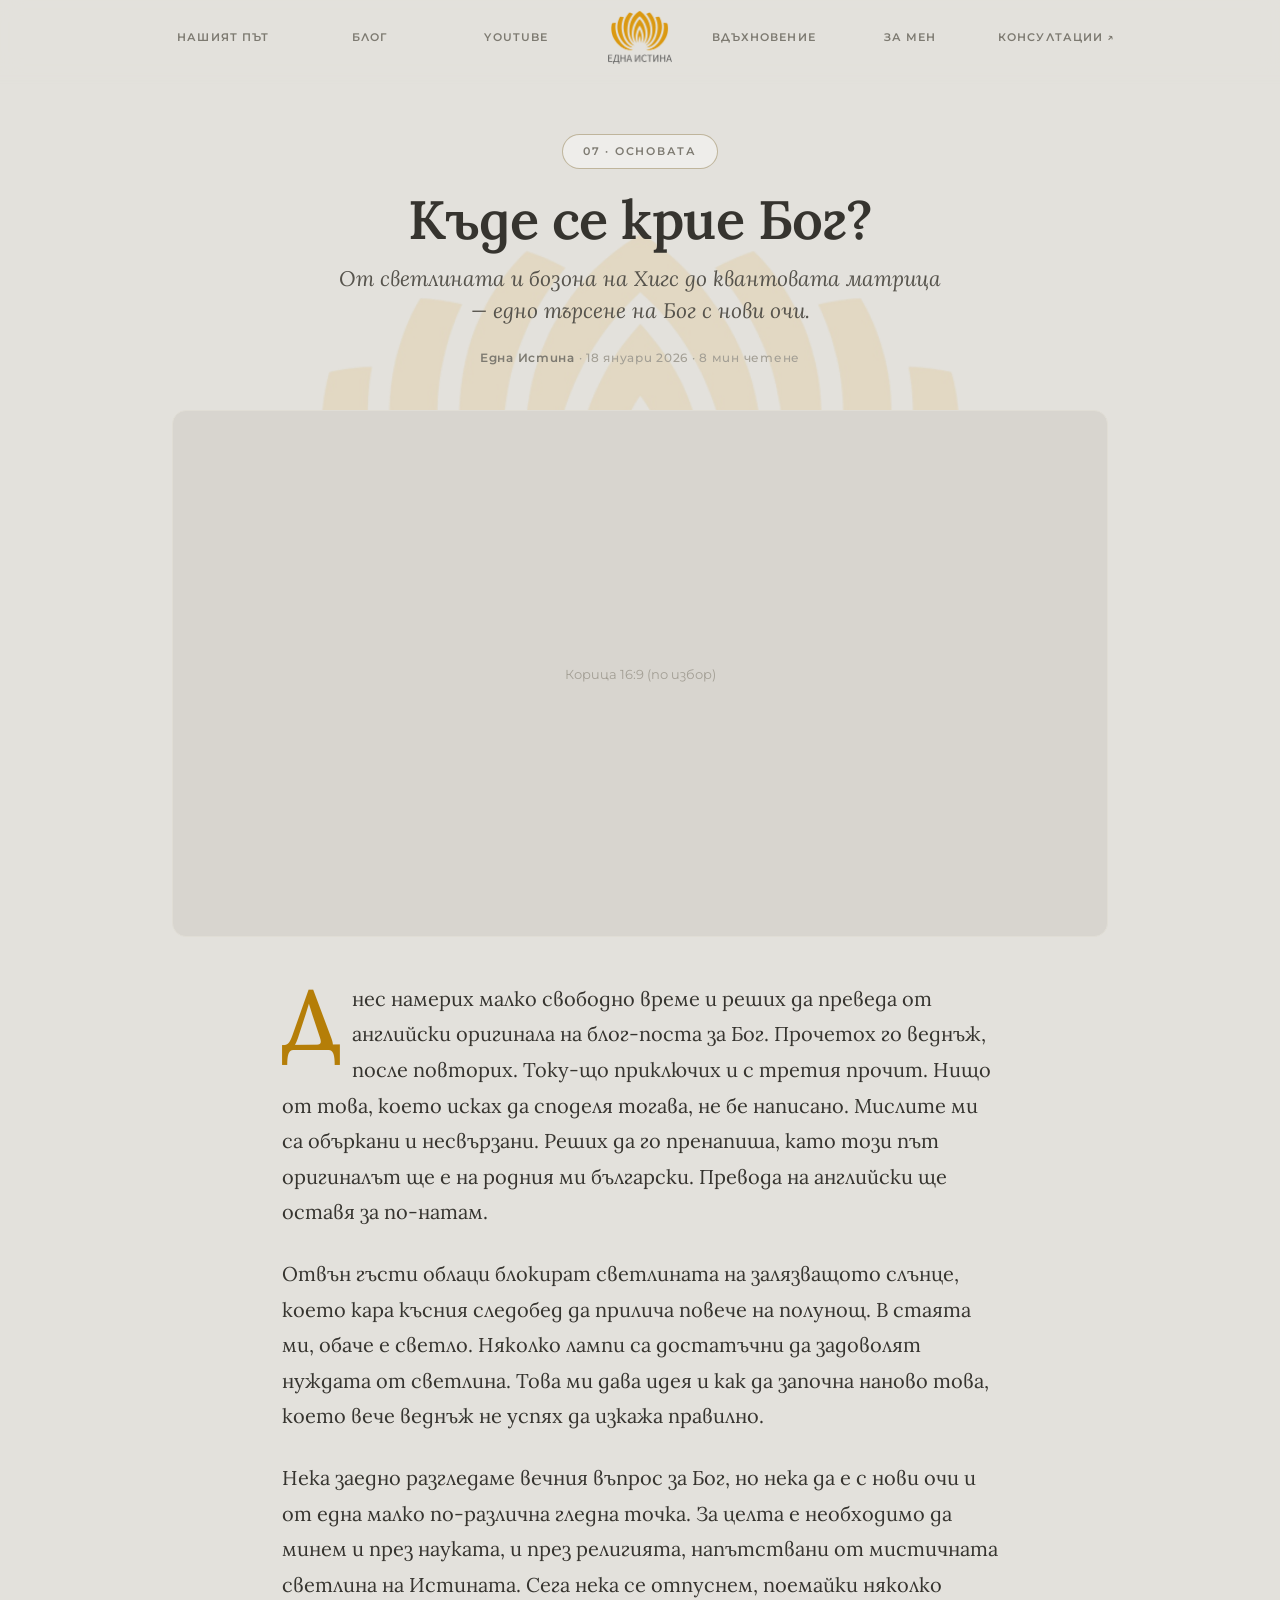
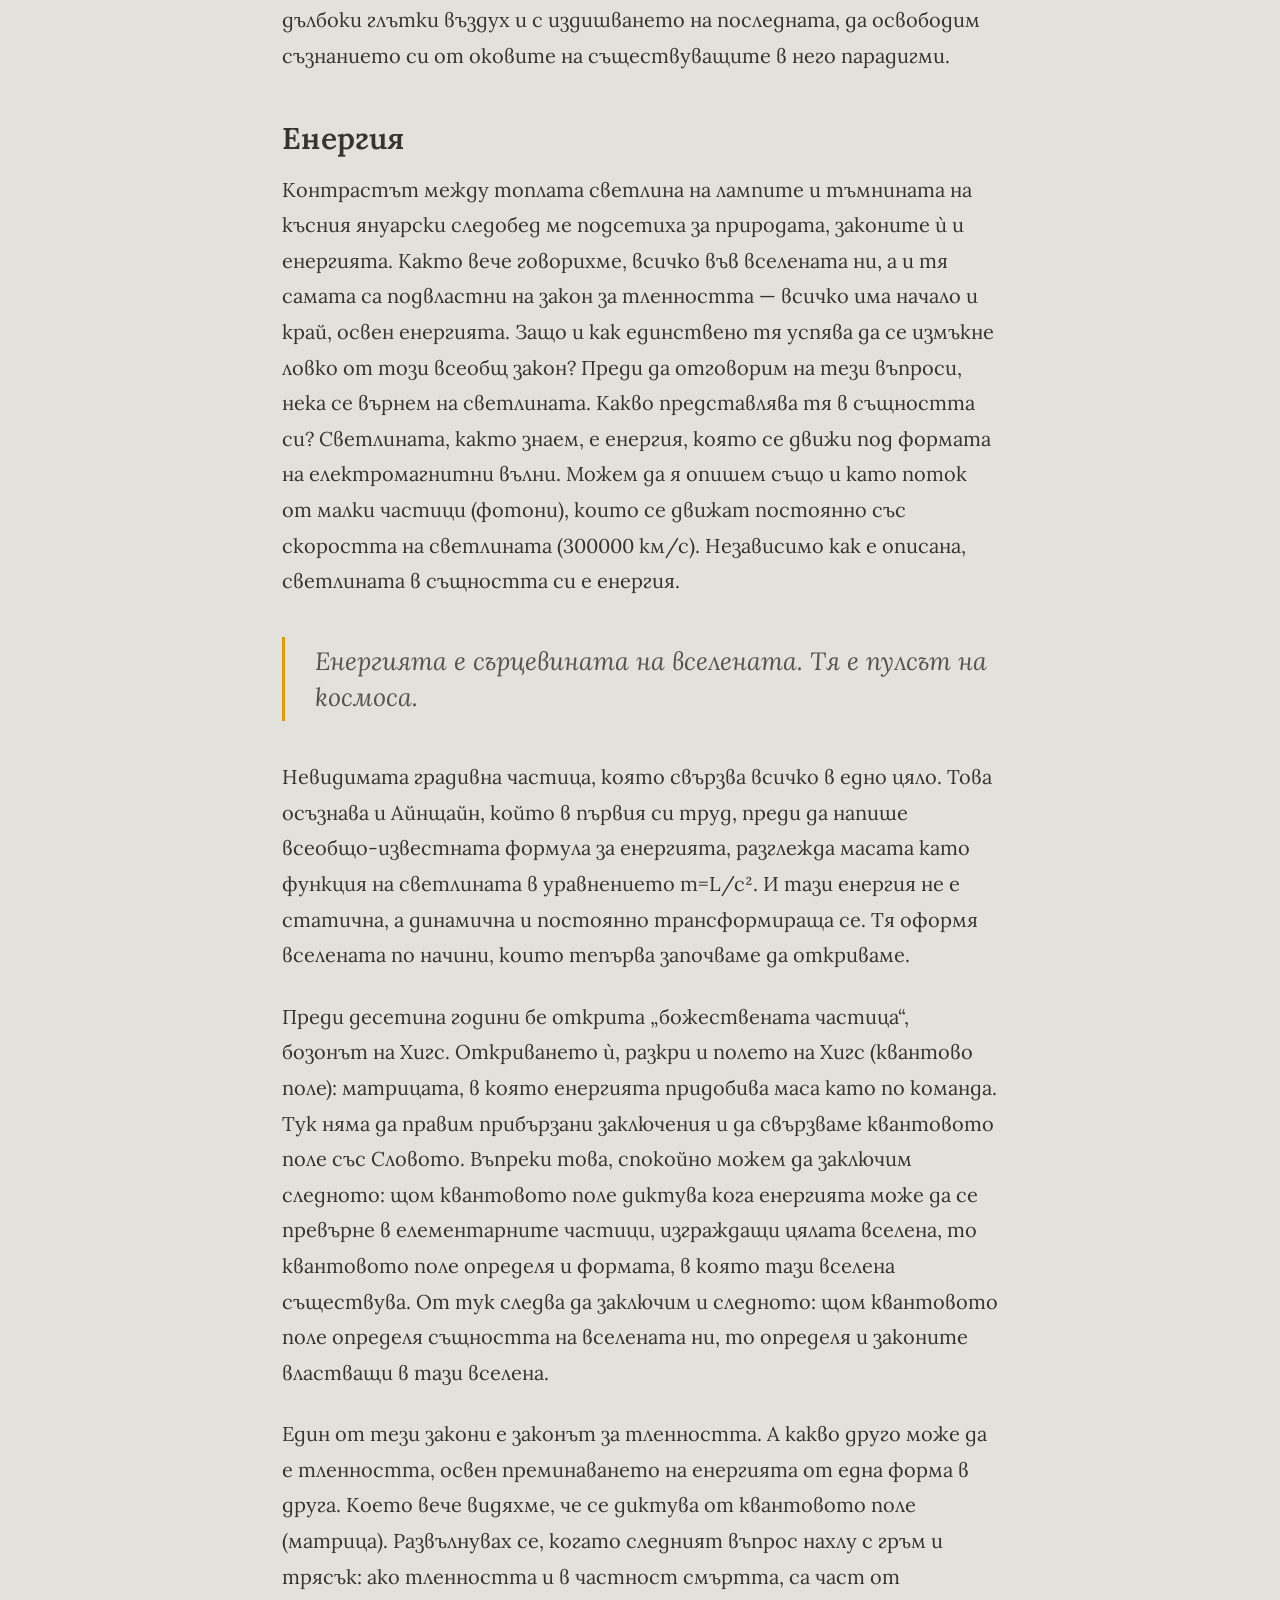
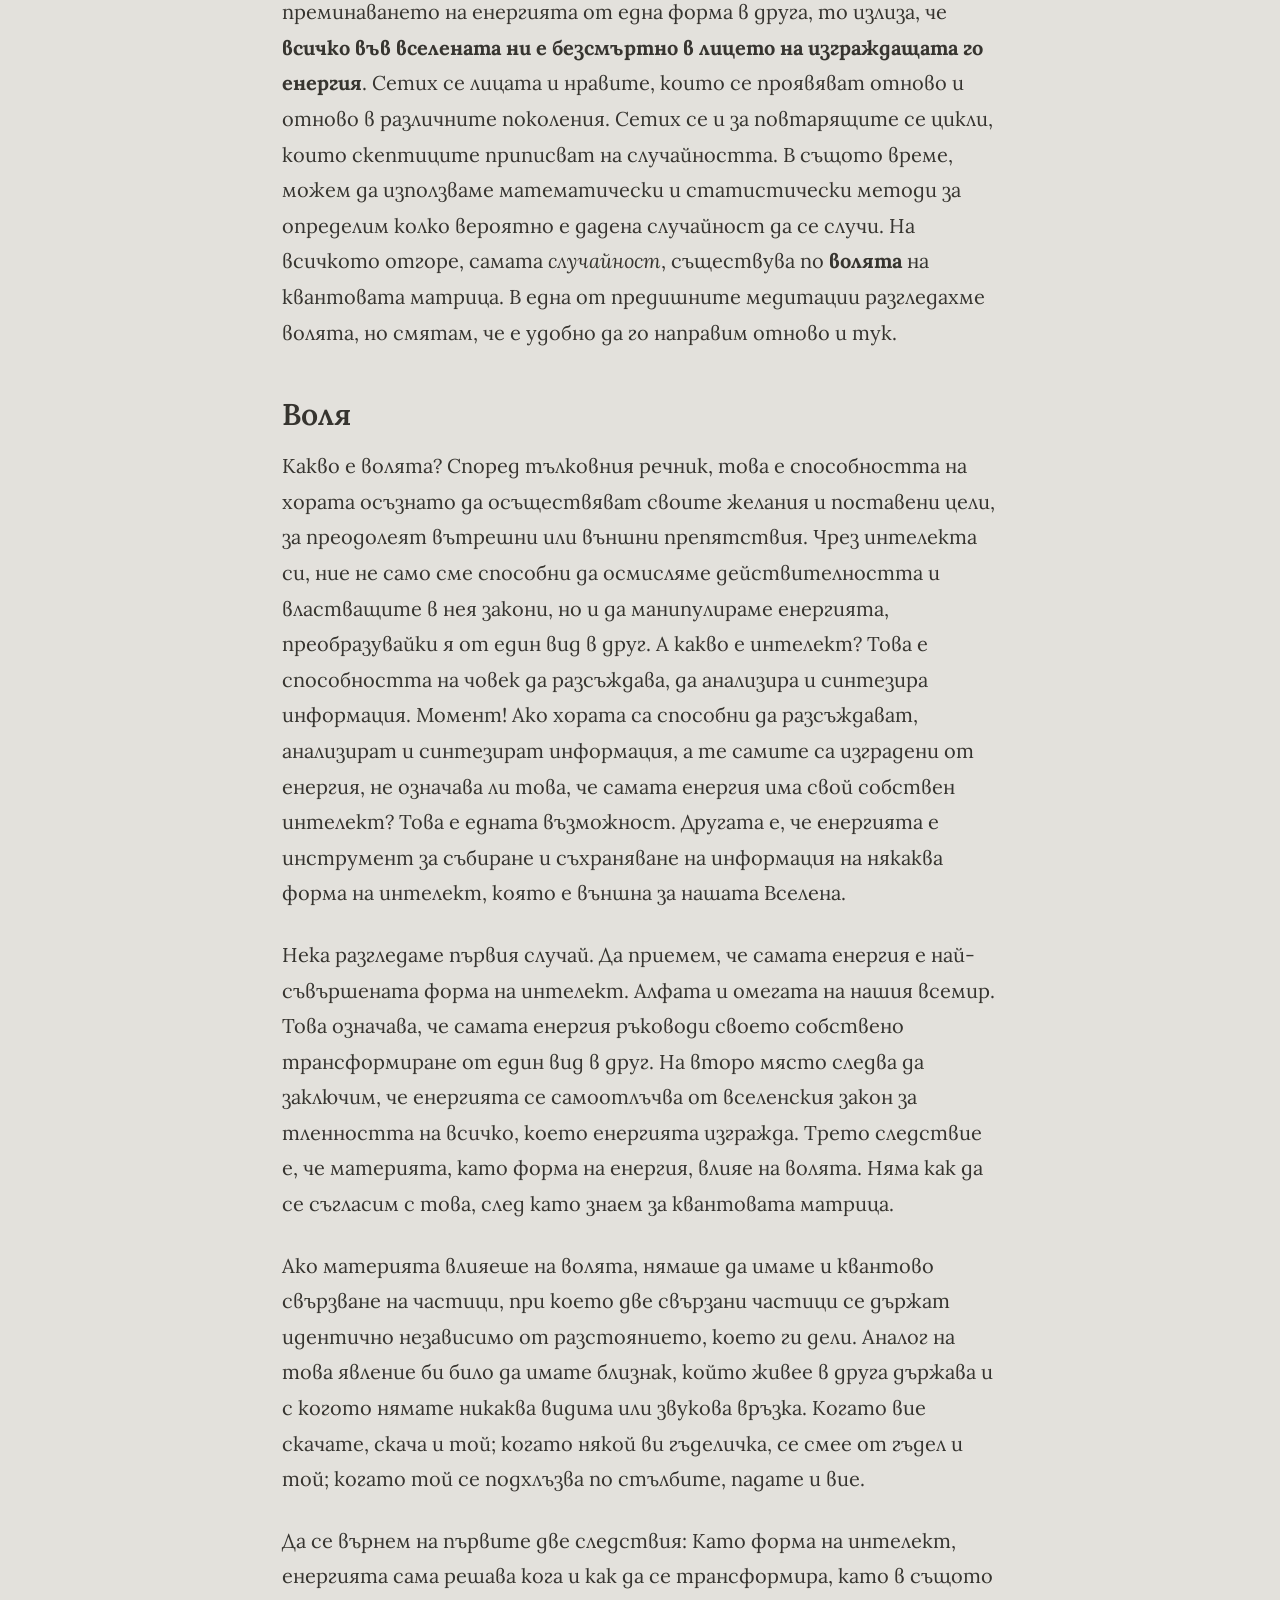
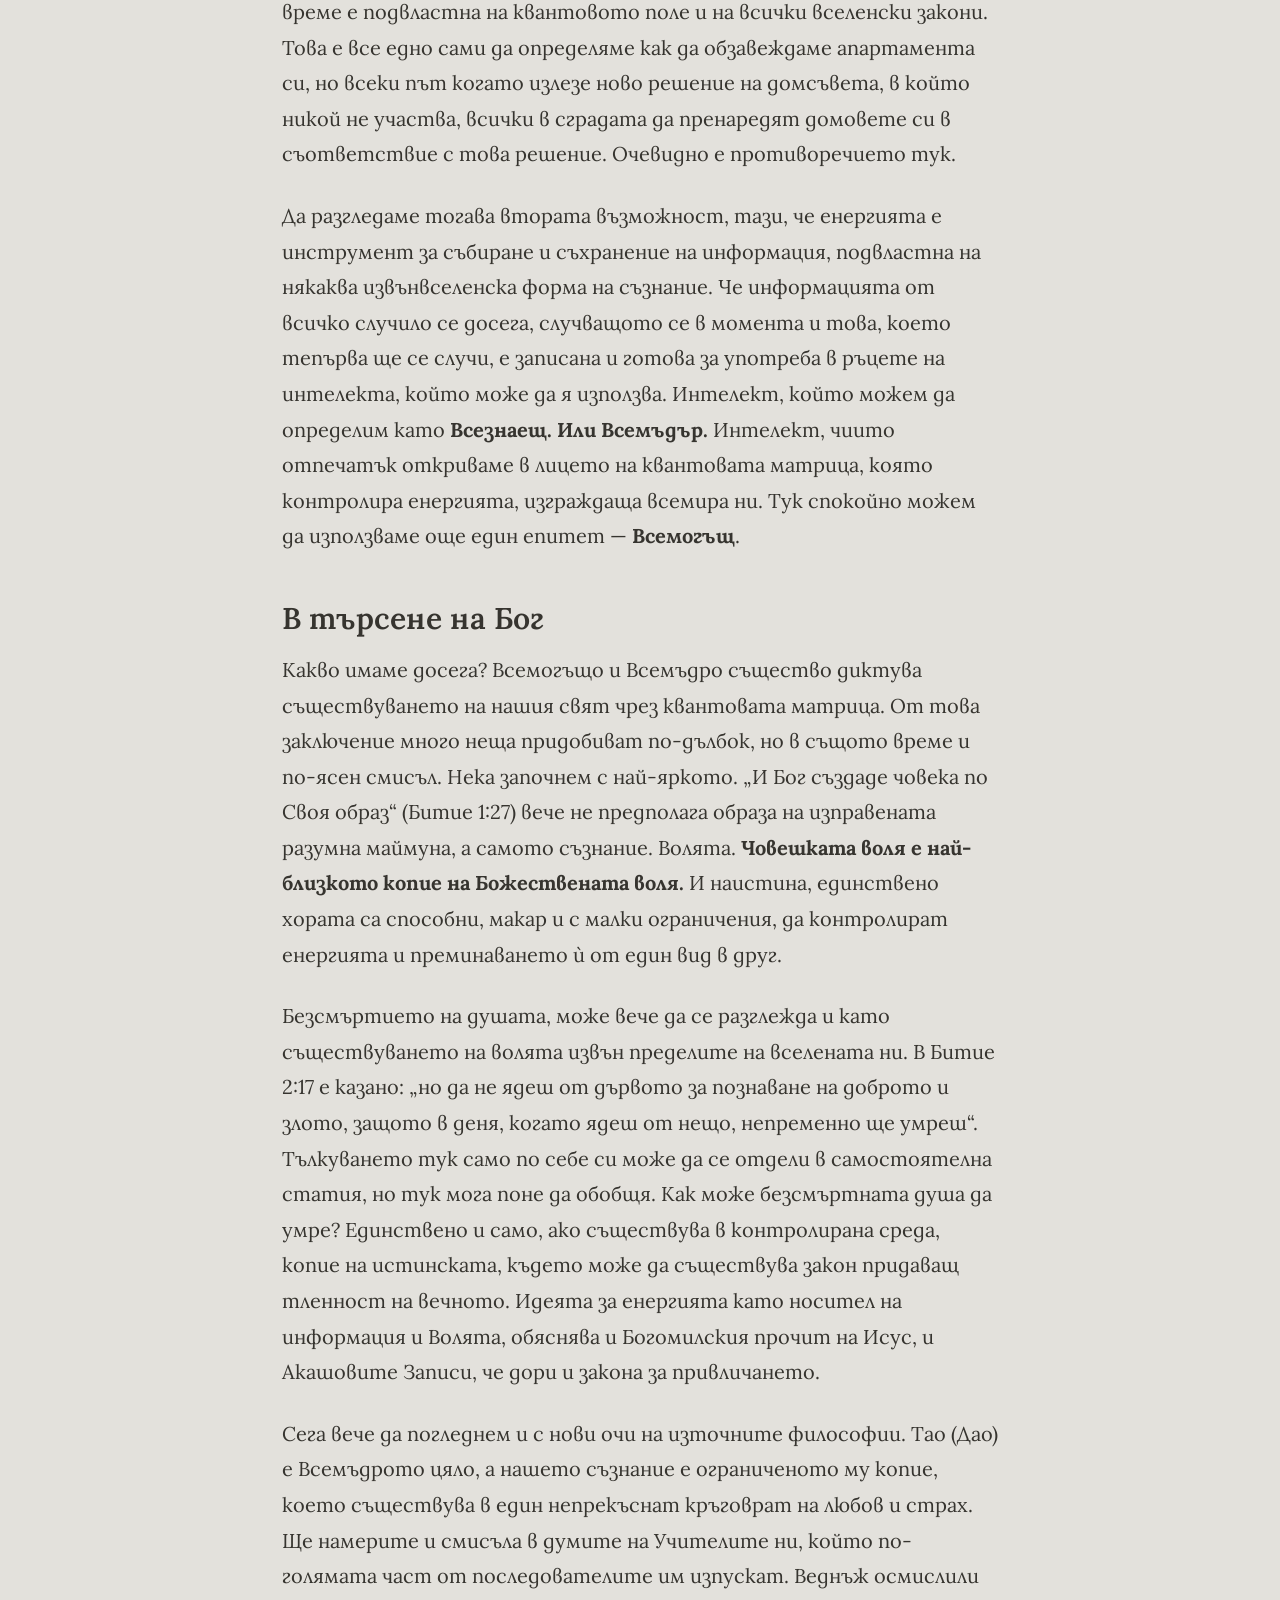
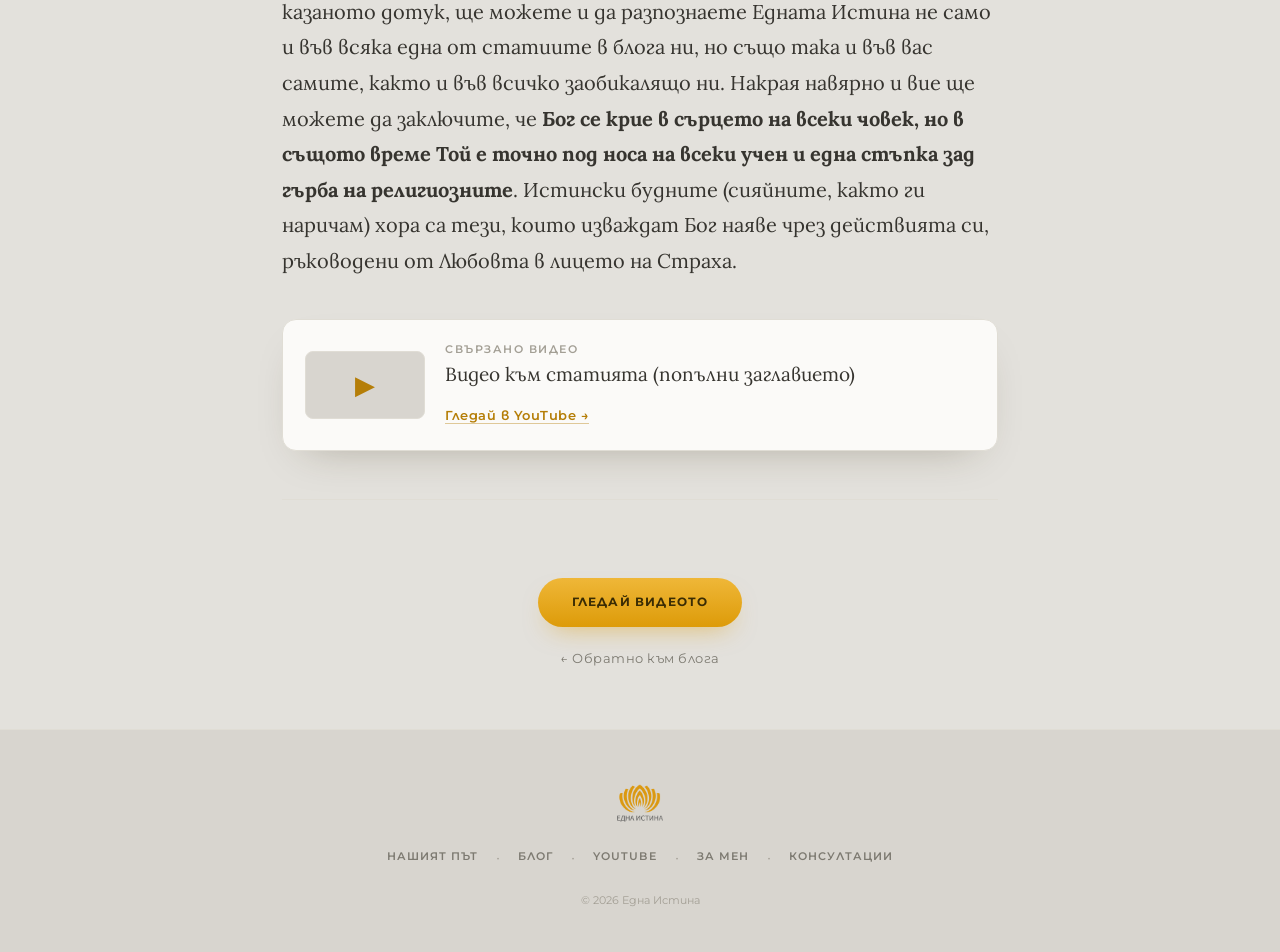
<file: blog-07-kade-se-krie-bog.html>
<!DOCTYPE html>
<html lang="bg">
<head>
<meta charset="UTF-8">
<meta name="viewport" content="width=device-width, initial-scale=1.0">
<title>Къде се крие Бог? · Една Истина</title>
<meta name="description" content="От светлината и бозона на Хигс до квантовата матрица — едно търсене на Бог с нови очи. Статия 07 от пътеката на Една Истина.">
<link rel="preconnect" href="https://fonts.googleapis.com">
<link rel="preconnect" href="https://fonts.gstatic.com" crossorigin>
<link href="https://fonts.googleapis.com/css2?family=Lora:ital,wght@0,400;0,500;0,600;0,700;1,400;1,500&family=Montserrat:wght@400;500;600;700&display=swap&subset=cyrillic,cyrillic-ext,latin" rel="stylesheet">
<link rel="stylesheet" href="edna.css">
<style>
  /* само компонентите, специфични за страницата-статия (останалото е в edna.css) */
  .article-wrap{max-width:760px;margin:0 auto;padding:0 22px}
  header.post{text-align:center;padding:60px 0 28px}
  .article-cat{display:inline-block;padding:7px 20px;border:1px solid var(--pill);border-radius:40px;font-size:11px;font-weight:600;letter-spacing:.16em;text-transform:uppercase;color:var(--ink-dim);background:rgba(255,255,255,.4)}
  h1.article-title{font-family:'Lora',serif;font-weight:600;font-size:clamp(34px,6vw,54px);line-height:1.08;letter-spacing:-.01em;color:var(--ink);margin:22px 0 14px}
  .article-lead{font-family:'Lora',serif;font-style:italic;font-size:clamp(18px,2.4vw,21px);color:var(--ink-soft);line-height:1.5;max-width:620px;margin:0 auto}
  .article-meta{margin-top:22px;font-size:12px;color:var(--ink-faint);letter-spacing:.06em;font-weight:500}
  .article-meta b{color:var(--ink-dim);font-weight:600}
  .cover{max-width:980px;margin:14px auto 0;padding:0 22px}
  .cover .frame{aspect-ratio:16/9;border-radius:14px;overflow:hidden;background:var(--bg-2);border:1px solid var(--line);display:grid;place-items:center;color:var(--ink-faint);font-size:13px}
  .cover img{width:100%;height:100%;object-fit:cover}
  .prose{padding-top:44px;padding-bottom:20px;font-family:'Lora',serif;font-size:20px;color:var(--ink);line-height:1.78}
  .prose p{margin:0 0 26px}
  .prose p:first-of-type::first-letter{font-size:4.2em;float:left;line-height:.78;padding:6px 12px 0 0;color:var(--gold-deep);font-weight:600}
  .prose h2{font-family:'Lora',serif;font-weight:600;font-size:30px;color:var(--ink);margin:46px 0 16px;line-height:1.2}
  .prose h3{font-family:'Montserrat';font-weight:600;font-size:15px;letter-spacing:.1em;text-transform:uppercase;color:var(--gold-deep);margin:40px 0 12px}
  .prose a{color:var(--gold-deep);text-decoration:none;border-bottom:1px solid rgba(181,126,8,.4)}
  .prose a:hover{border-color:var(--gold-deep)}
  .prose ul,.prose ol{margin:0 0 26px;padding-left:26px}
  .prose li{margin:0 0 14px}
  .prose blockquote{margin:38px 0;padding:6px 0 6px 30px;border-left:3px solid var(--gold);font-family:'Lora',serif;font-style:italic;font-size:25px;line-height:1.45;color:var(--ink-soft)}
  .prose blockquote cite{display:block;margin-top:12px;font-size:13px;font-style:normal;font-family:'Montserrat';font-weight:500;letter-spacing:.05em;color:var(--ink-faint)}
  .videocard{display:flex;align-items:center;gap:20px;background:var(--paper);border:1px solid var(--line);border-radius:14px;padding:20px 22px;margin:40px 0;box-shadow:0 18px 44px -24px rgba(60,50,20,.35)}
  .videocard .thumb{width:120px;aspect-ratio:16/9;border-radius:8px;background:var(--bg-2);flex-shrink:0;display:grid;place-items:center;color:var(--gold-deep);font-size:26px;border:1px solid var(--line)}
  .videocard .vt{font-family:'Montserrat';font-size:11px;letter-spacing:.14em;text-transform:uppercase;color:var(--ink-faint);font-weight:600}
  .videocard .vn{font-family:'Lora',serif;font-size:19px;color:var(--ink);margin:4px 0 8px;line-height:1.25}
  .videocard a{font-family:'Montserrat';font-size:13px;font-weight:600;color:var(--gold-deep);text-decoration:none;letter-spacing:.04em}
  hr.sep{border:none;height:1px;background:var(--line);margin:48px 0}
  .endcta{text-align:center;padding:10px 0 60px}
  .endcta .back{display:block;margin-top:20px;font-size:13px;color:var(--ink-dim);text-decoration:none;letter-spacing:.04em}
  .endcta .back:hover{color:var(--gold-deep)}
</style>
</head>
<body>

<button id="back-to-top" aria-label="Нагоре" onclick="window.scrollTo({top:0,behavior:'smooth'})">↑</button>
<div class="bg-lotus" aria-hidden="true"></div>

<nav id="navbar">
  <div class="nav-inner">
    <a href="index.html#path" class="nav-link">Нашият път</a>
    <a href="blog.html" class="nav-link">Блог</a>
    <a href="index.html#youtube" class="nav-link">YouTube</a>
    <a href="index.html" class="nav-logo-wrap"><img src="images/logo.png" alt="Една Истина"></a>
    <a href="index.html#inspiration" class="nav-link">Вдъхновение</a>
    <a href="index.html#about" class="nav-link">За мен</a>
    <a href="https://konsultacii.ednaistina.bg" class="nav-link ext" target="_blank" rel="noopener">Консултации ↗</a>
    <button class="nav-hamburger" id="hamburger" aria-label="Меню"><span></span><span></span><span></span></button>
  </div>
  <div class="nav-drawer" id="nav-drawer">
    <a href="index.html#path" class="nav-link">Нашият път</a>
    <a href="blog.html" class="nav-link">Блог</a>
    <a href="index.html#youtube" class="nav-link">YouTube</a>
    <a href="index.html#inspiration" class="nav-link">Вдъхновение</a>
    <a href="index.html#about" class="nav-link">За мен</a>
    <a href="https://konsultacii.ednaistina.bg" class="nav-link ext" target="_blank" rel="noopener">Консултации ↗</a>
  </div>
</nav>

<header class="post">
  <div class="article-wrap">
    <!-- ✎ Категория (номерът е част от идентичността на статията) -->
    <span class="article-cat">07 · Основата</span>
    <!-- ✎ Заглавие на статията -->
    <h1 class="article-title">Къде се крие Бог?</h1>
    <!-- ✎ Подзаглавие / въведение -->
    <p class="article-lead">От светлината и бозона на Хигс до квантовата матрица — едно търсене на Бог с нови очи.</p>
    <!-- ✎ Автор · дата · време за четене -->
    <div class="article-meta"><b>Една Истина</b> · 18 януари 2026 · 8 мин четене</div>
  </div>
</header>

<!-- ✎ Корица (по избор) — замени frame с <img src="images/cover-07.jpg" alt=""> -->
<div class="cover"><div class="frame">Корица 16:9 (по избор)</div></div>

<article class="article-wrap prose">
  <p>Днес намерих малко свободно време и реших да преведа от английски оригинала на блог-поста за Бог. Прочетох го веднъж, после повторих. Току-що приключих и с третия прочит. Нищо от това, което исках да споделя тогава, не бе написано. Мислите ми са объркани и несвързани. Реших да го пренапиша, като този път оригиналът ще е на родния ми български. Превода на английски ще оставя за по-натам.</p>
  <p>Отвън гъсти облаци блокират светлината на залязващото слънце, което кара късния следобед да прилича повече на полунощ. В стаята ми, обаче е светло. Няколко лампи са достатъчни да задоволят нуждата от светлина. Това ми дава идея и как да започна наново това, което вече веднъж не успях да изкажа правилно.</p>
  <p>Нека заедно разгледаме вечния въпрос за Бог, но нека да е с нови очи и от една малко по-различна гледна точка. За целта е необходимо да минем и през науката, и през религията, напътствани от мистичната светлина на Истината. Сега нека се отпуснем, поемайки няколко дълбоки глътки въздух и с издишването на последната, да освободим съзнанието си от оковите на съществуващите в него парадигми.</p>

  <h2>Енергия</h2>
  <p>Контрастът между топлата светлина на лампите и тъмнината на късния януарски следобед ме подсетиха за природата, законите ѝ и енергията. Както вече говорихме, всичко във вселената ни, а и тя самата са подвластни на закон за тленността — всичко има начало и край, освен енергията. Защо и как единствено тя успява да се измъкне ловко от този всеобщ закон? Преди да отговорим на тези въпроси, нека се върнем на светлината. Какво представлява тя в същността си? Светлината, както знаем, е енергия, която се движи под формата на електромагнитни вълни. Можем да я опишем също и като поток от малки частици (фотони), които се движат постоянно със скоростта на светлината (300000 км/с). Независимо как е описана, светлината в същността си е енергия.</p>
  <blockquote>Енергията е сърцевината на вселената. Тя е пулсът на космоса.</blockquote>
  <p>Невидимата градивна частица, която свързва всичко в едно цяло. Това осъзнава и Айнщайн, който в първия си труд, преди да напише всеобщо-известната формула за енергията, разглежда масата като функция на светлината в уравнението m=L/c². И тази енергия не е статична, а динамична и постоянно трансформираща се. Тя оформя вселената по начини, които тепърва започваме да откриваме.</p>
  <p>Преди десетина години бе открита „божествената частица“, бозонът на Хигс. Откриването ѝ, разкри и полето на Хигс (квантово поле): матрицата, в която енергията придобива маса като по команда. Тук няма да правим прибързани заключения и да свързваме квантовото поле със Словото. Въпреки това, спокойно можем да заключим следното: щом квантовото поле диктува кога енергията може да се превърне в елементарните частици, изграждащи цялата вселена, то квантовото поле определя и формата, в която тази вселена съществува. От тук следва да заключим и следното: щом квантовото поле определя същността на вселената ни, то определя и законите властващи в тази вселена.</p>
  <p>Един от тези закони е законът за тленността. А какво друго може да е тленността, освен преминаването на енергията от една форма в друга. Което вече видяхме, че се диктува от квантовото поле (матрица). Развълнувах се, когато следният въпрос нахлу с гръм и трясък: ако тленността и в частност смъртта, са част от преминаването на енергията от една форма в друга, то излиза, че <strong>всичко във вселената ни е безсмъртно в лицето на изграждащата го енергия</strong>. Сетих се лицата и нравите, които се проявяват отново и отново в различните поколения. Сетих се и за повтарящите се цикли, които скептиците приписват на случайността. В същото време, можем да използваме математически и статистически методи за определим колко вероятно е дадена случайност да се случи. На всичкото отгоре, самата <em>случайност</em>, съществува по <strong>волята</strong> на квантовата матрица. В една от предишните медитации разгледахме волята, но смятам, че е удобно да го направим отново и тук.</p>

  <h2>Воля</h2>
  <p>Какво е волята? Според тълковния речник, това е способността на хората осъзнато да осъществяват своите желания и поставени цели, за преодолеят вътрешни или външни препятствия. Чрез интелекта си, ние не само сме способни да осмисляме действителността и властващите в нея закони, но и да манипулираме енергията, преобразувайки я от един вид в друг. А какво е интелект? Това е способността на човек да разсъждава, да анализира и синтезира информация. Момент! Ако хората са способни да разсъждават, анализират и синтезират информация, а те самите са изградени от енергия, не означава ли това, че самата енергия има свой собствен интелект? Това е едната възможност. Другата е, че енергията е инструмент за събиране и съхраняване на информация на някаква форма на интелект, която е външна за нашата Вселена.</p>
  <p>Нека разгледаме първия случай. Да приемем, че самата енергия е най-съвършената форма на интелект. Алфата и омегата на нашия всемир. Това означава, че самата енергия ръководи своето собствено трансформиране от един вид в друг. На второ място следва да заключим, че енергията се самоотлъчва от вселенския закон за тленността на всичко, което енергията изгражда. Трето следствие е, че материята, като форма на енергия, влияе на волята. Няма как да се съгласим с това, след като знаем за квантовата матрица.</p>
  <p>Ако материята влияеше на волята, нямаше да имаме и квантово свързване на частици, при което две свързани частици се държат идентично независимо от разстоянието, което ги дели. Аналог на това явление би било да имате близнак, който живее в друга държава и с когото нямате никаква видима или звукова връзка. Когато вие скачате, скача и той; когато някой ви гъделичка, се смее от гъдел и той; когато той се подхлъзва по стълбите, падате и вие.</p>
  <p>Да се върнем на първите две следствия: Като форма на интелект, енергията сама решава кога и как да се трансформира, като в същото време е подвластна на квантовото поле и на всички вселенски закони. Това е все едно сами да определяме как да обзавеждаме апартамента си, но всеки път когато излезе ново решение на домсъвета, в който никой не участва, всички в сградата да пренаредят домовете си в съответствие с това решение. Очевидно е противоречието тук.</p>
  <p>Да разгледаме тогава втората възможност, тази, че енергията е инструмент за събиране и съхранение на информация, подвластна на някаква извънвселенска форма на съзнание. Че информацията от всичко случило се досега, случващото се в момента и това, което тепърва ще се случи, е записана и готова за употреба в ръцете на интелекта, който може да я използва. Интелект, който можем да определим като <strong>Всезнаещ. Или Всемъдър.</strong> Интелект, чиито отпечатък откриваме в лицето на квантовата матрица, която контролира енергията, изграждаща всемира ни. Тук спокойно можем да използваме още един епитет — <strong>Всемогъщ</strong>.</p>

  <h2>В търсене на Бог</h2>
  <p>Какво имаме досега? Всемогъщо и Всемъдро същество диктува съществуването на нашия свят чрез квантовата матрица. От това заключение много неща придобиват по-дълбок, но в същото време и по-ясен смисъл. Нека започнем с най-яркото. „И Бог създаде човека по Своя образ“ (Битие 1:27) вече не предполага образа на изправената разумна маймуна, а самото съзнание. Волята. <strong>Човешката воля е най-близкото копие на Божествената воля.</strong> И наистина, единствено хората са способни, макар и с малки ограничения, да контролират енергията и преминаването ѝ от един вид в друг.</p>
  <p>Безсмъртието на душата, може вече да се разглежда и като съществуването на волята извън пределите на вселената ни. В Битие 2:17 е казано: „но да не ядеш от дървото за познаване на доброто и злото, защото в деня, когато ядеш от нещо, непременно ще умреш“. Тълкуването тук само по себе си може да се отдели в самостоятелна статия, но тук мога поне да обобщя. Как може безсмъртната душа да умре? Единствено и само, ако съществува в контролирана среда, копие на истинската, където може да съществува закон придаващ тленност на вечното. Идеята за енергията като носител на информация и Волята, обяснява и Богомилския прочит на Исус, и Акашовите Записи, че дори и закона за привличането.</p>
  <p>Сега вече да погледнем и с нови очи на източните философии. Тао (Дао) е Всемъдрото цяло, а нашето съзнание е ограниченото му копие, което съществува в един непрекъснат кръговрат на любов и страх. Ще намерите и смисъла в думите на Учителите ни, който по-голямата част от последователите им изпускат. Веднъж осмислили казаното дотук, ще можете и да разпознаете Едната Истина не само и във всяка една от статиите в блога ни, но също така и във вас самите, както и във всичко заобикалящо ни. Накрая навярно и вие ще можете да заключите, че <strong>Бог се крие в сърцето на всеки човек, но в същото време Той е точно под носа на всеки учен и една стъпка зад гърба на религиозните</strong>. Истински будните (сияйните, както ги наричам) хора са тези, които изваждат Бог наяве чрез действията си, ръководени от Любовта в лицето на Страха.</p>

  <!-- ✎ Карта към свързано видео — смени заглавието и постави линка към конкретното видео; ако няма видео, изтрий целия блок videocard -->
  <div class="videocard">
    <div class="thumb">▶</div>
    <div>
      <div class="vt">Свързано видео</div>
      <div class="vn">Видео към статията (попълни заглавието)</div>
      <a href="https://www.youtube.com/@ednaistina" target="_blank" rel="noopener">Гледай в YouTube →</a>
    </div>
  </div>
  <hr class="sep">
</article>

<div class="endcta">
  <!-- ✎ Бутон към видеото (същия линк като в картата по-горе) -->
  <a class="btn-primary" href="https://www.youtube.com/@ednaistina" target="_blank" rel="noopener">Гледай видеото</a>
  <a class="back" href="blog.html">← Обратно към блога</a>
</div>

<footer>
  <div class="footer-logo"><img src="images/logo.png" alt="Една Истина"></div>
  <div class="footer-links">
    <a href="index.html#path" class="footer-link">Нашият път</a><span class="footer-div">·</span>
    <a href="blog.html" class="footer-link">Блог</a><span class="footer-div">·</span>
    <a href="index.html#youtube" class="footer-link">YouTube</a><span class="footer-div">·</span>
    <a href="index.html#about" class="footer-link">За мен</a><span class="footer-div">·</span>
    <a href="https://konsultacii.ednaistina.bg" class="footer-link" target="_blank" rel="noopener">Консултации</a>
  </div>
  <div class="footer-copy">© 2026 Една Истина</div>
</footer>

<script>
  const btt=document.getElementById('back-to-top');
  addEventListener('scroll',()=>btt.classList.toggle('visible',scrollY>420));
  const ham=document.getElementById('hamburger'),drw=document.getElementById('nav-drawer');
  ham.addEventListener('click',()=>{ham.classList.toggle('open');drw.classList.toggle('open')});
  drw.querySelectorAll('a').forEach(l=>l.addEventListener('click',()=>{ham.classList.remove('open');drw.classList.remove('open')}));
</script>
</body>
</html>
</file>
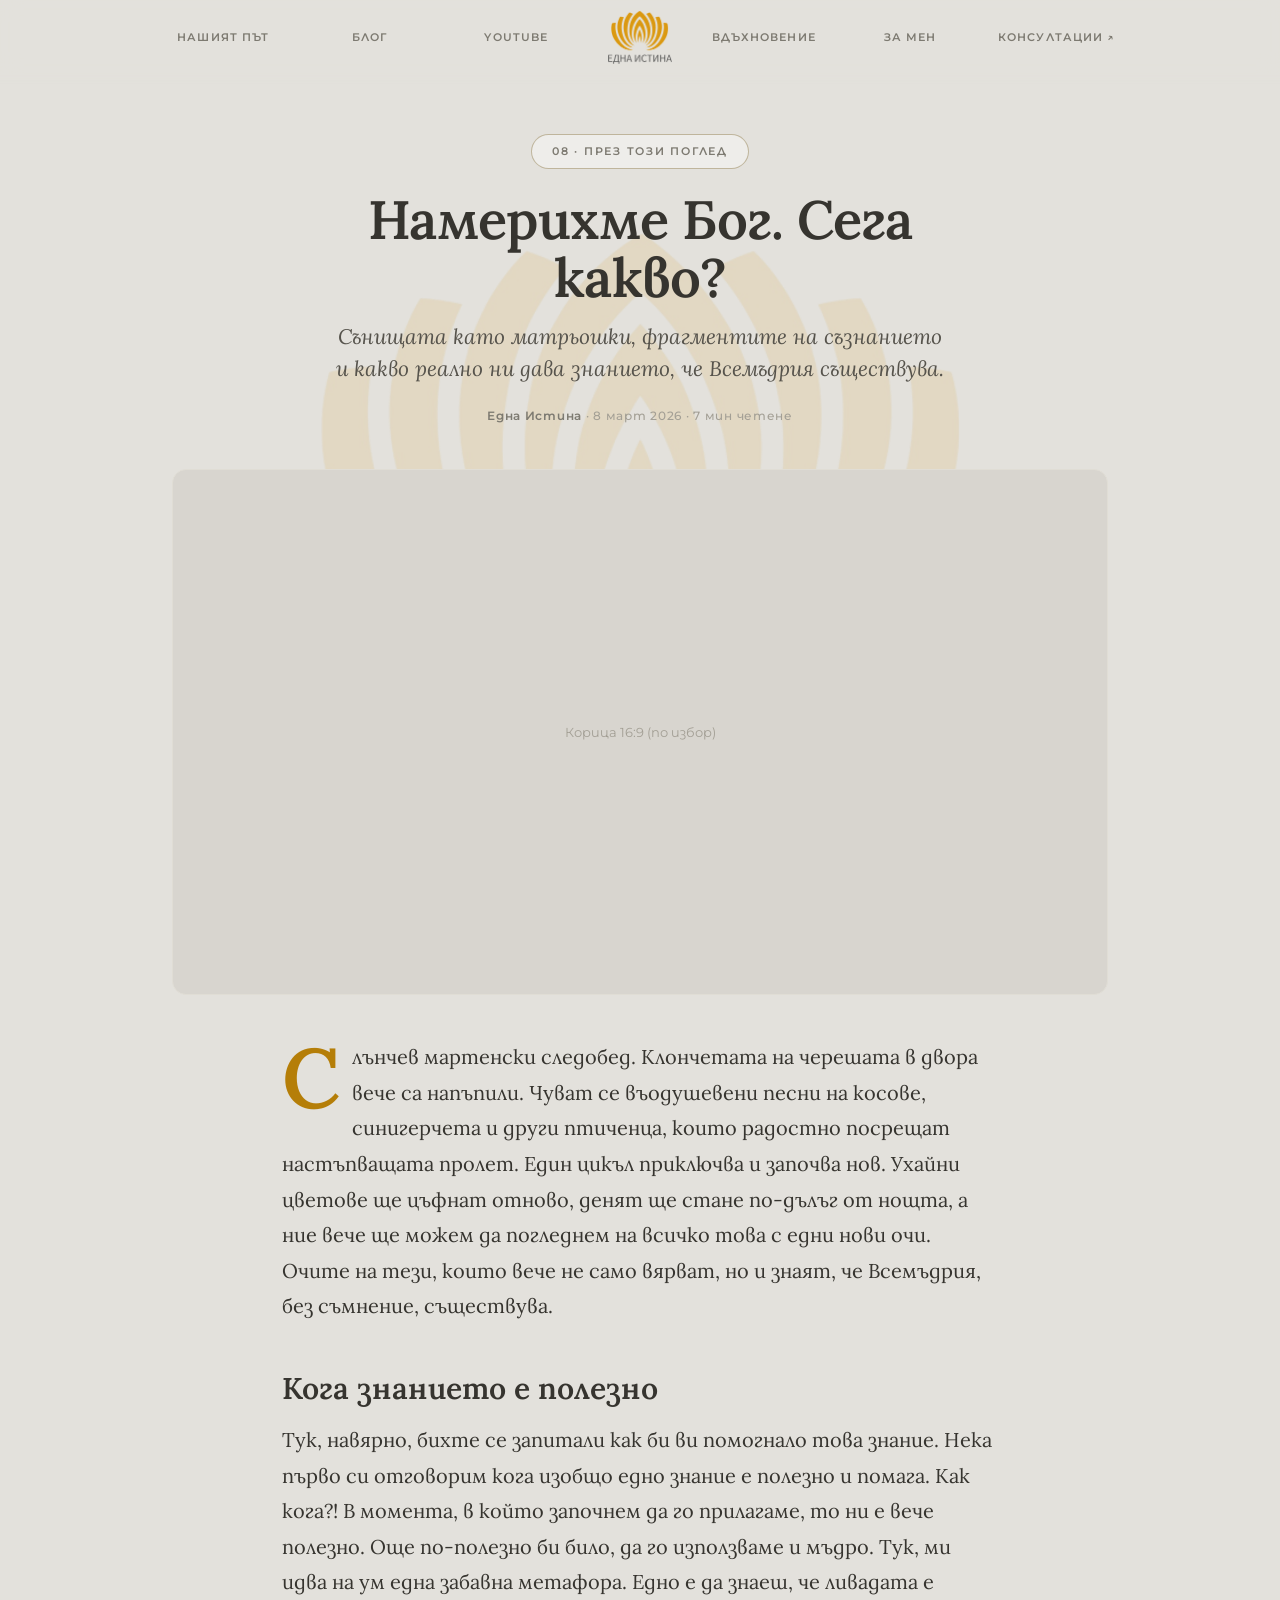
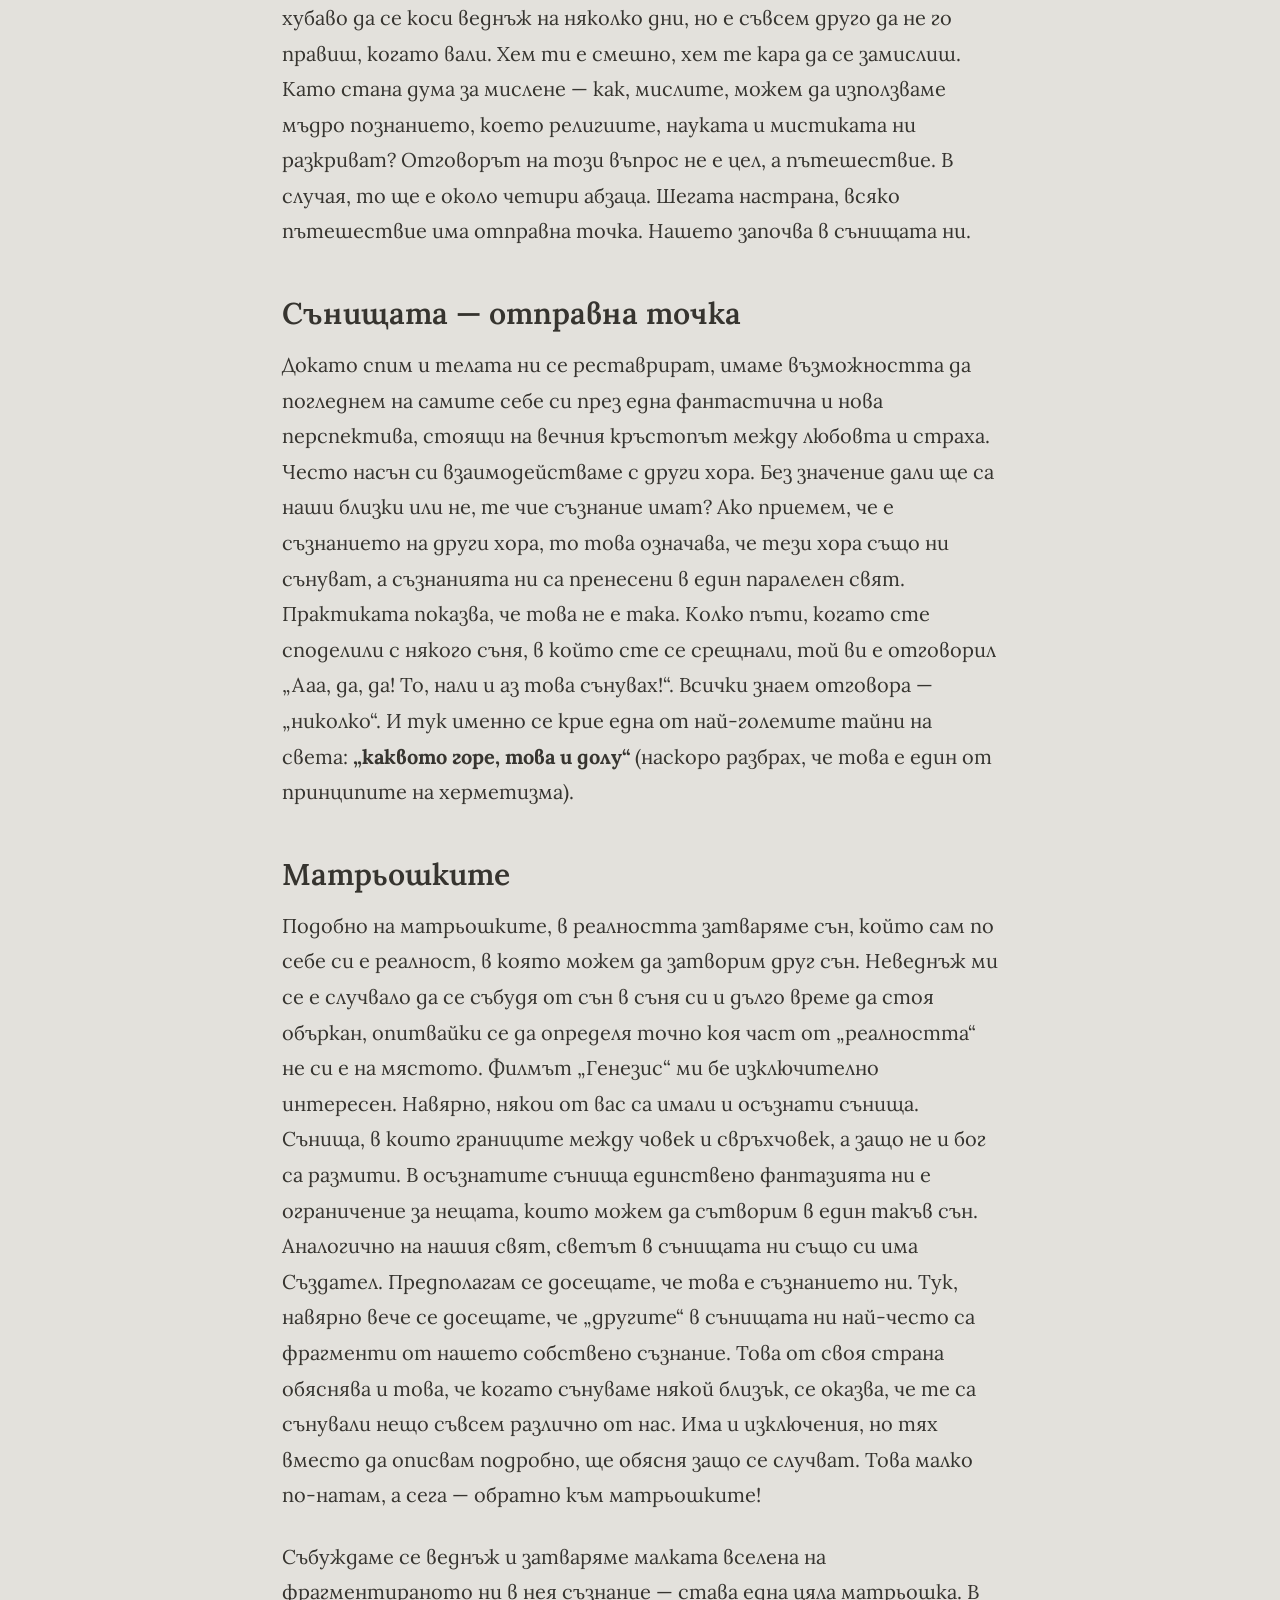
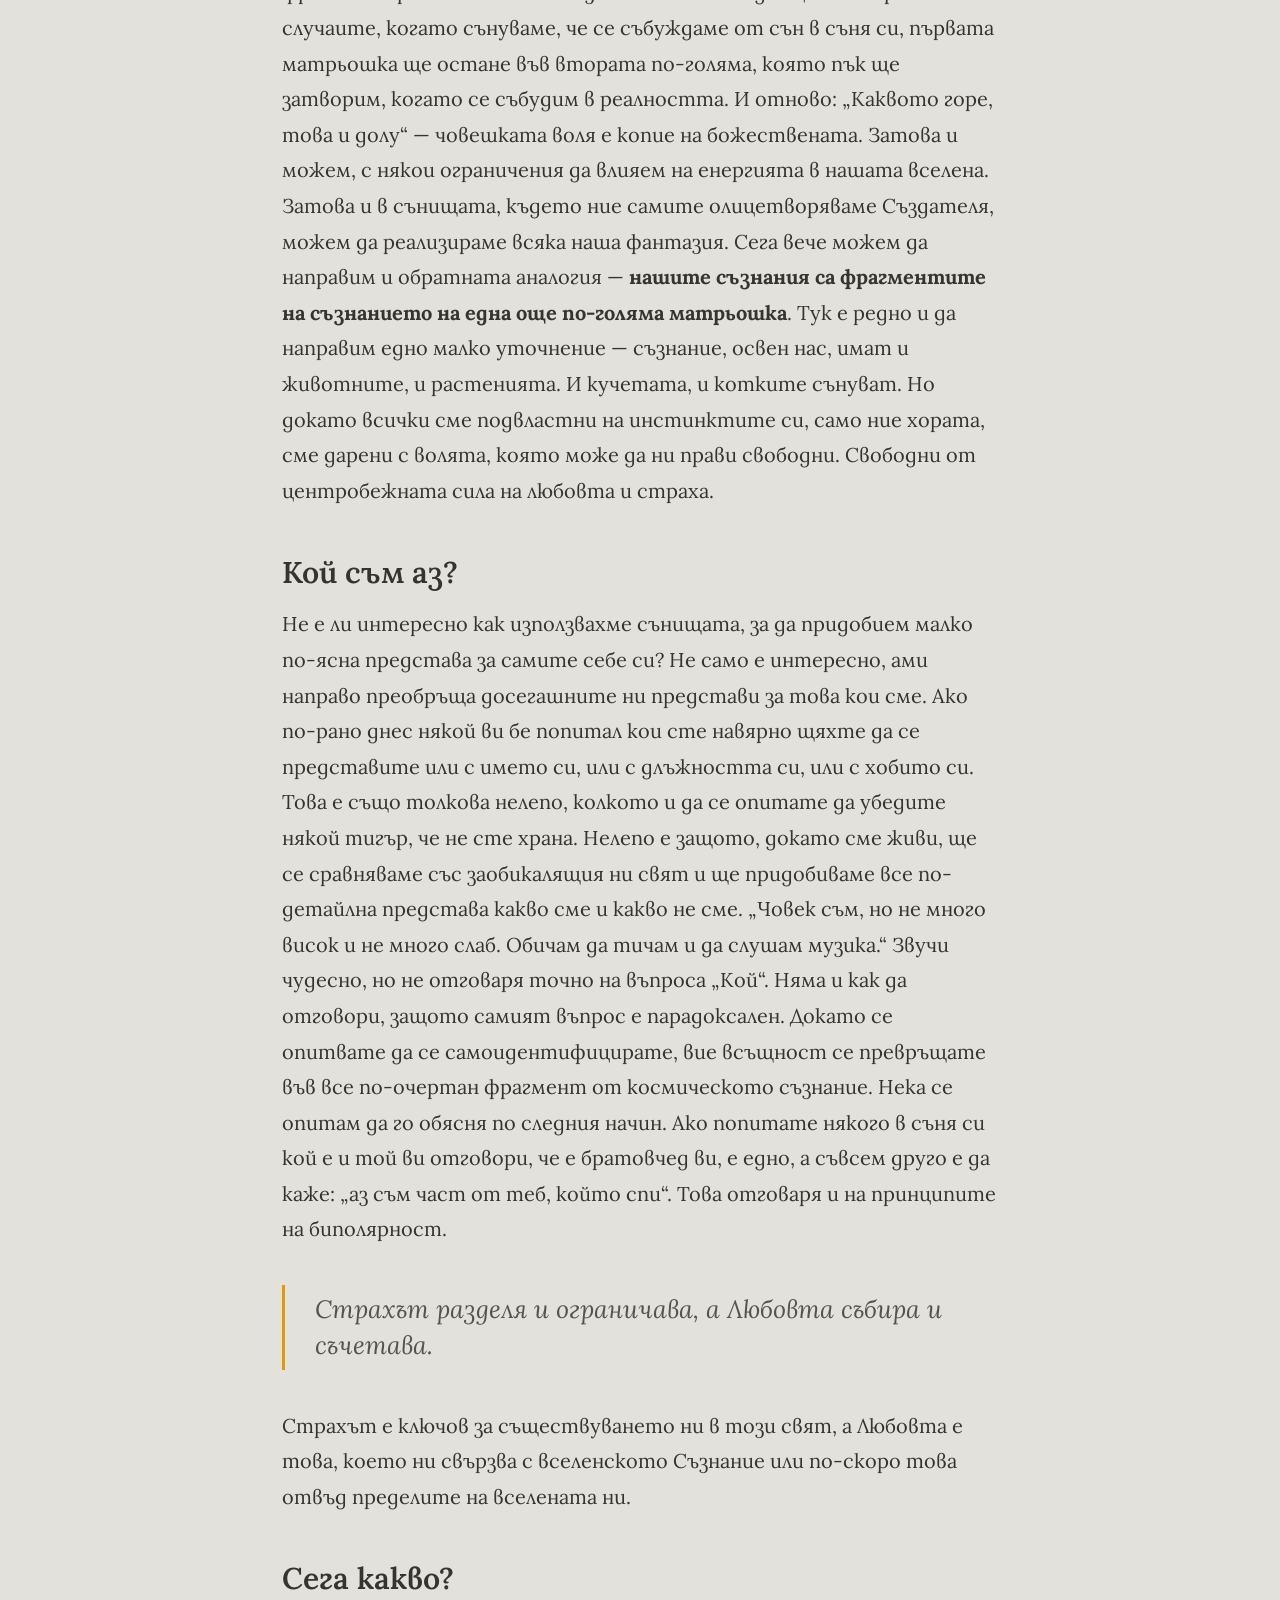
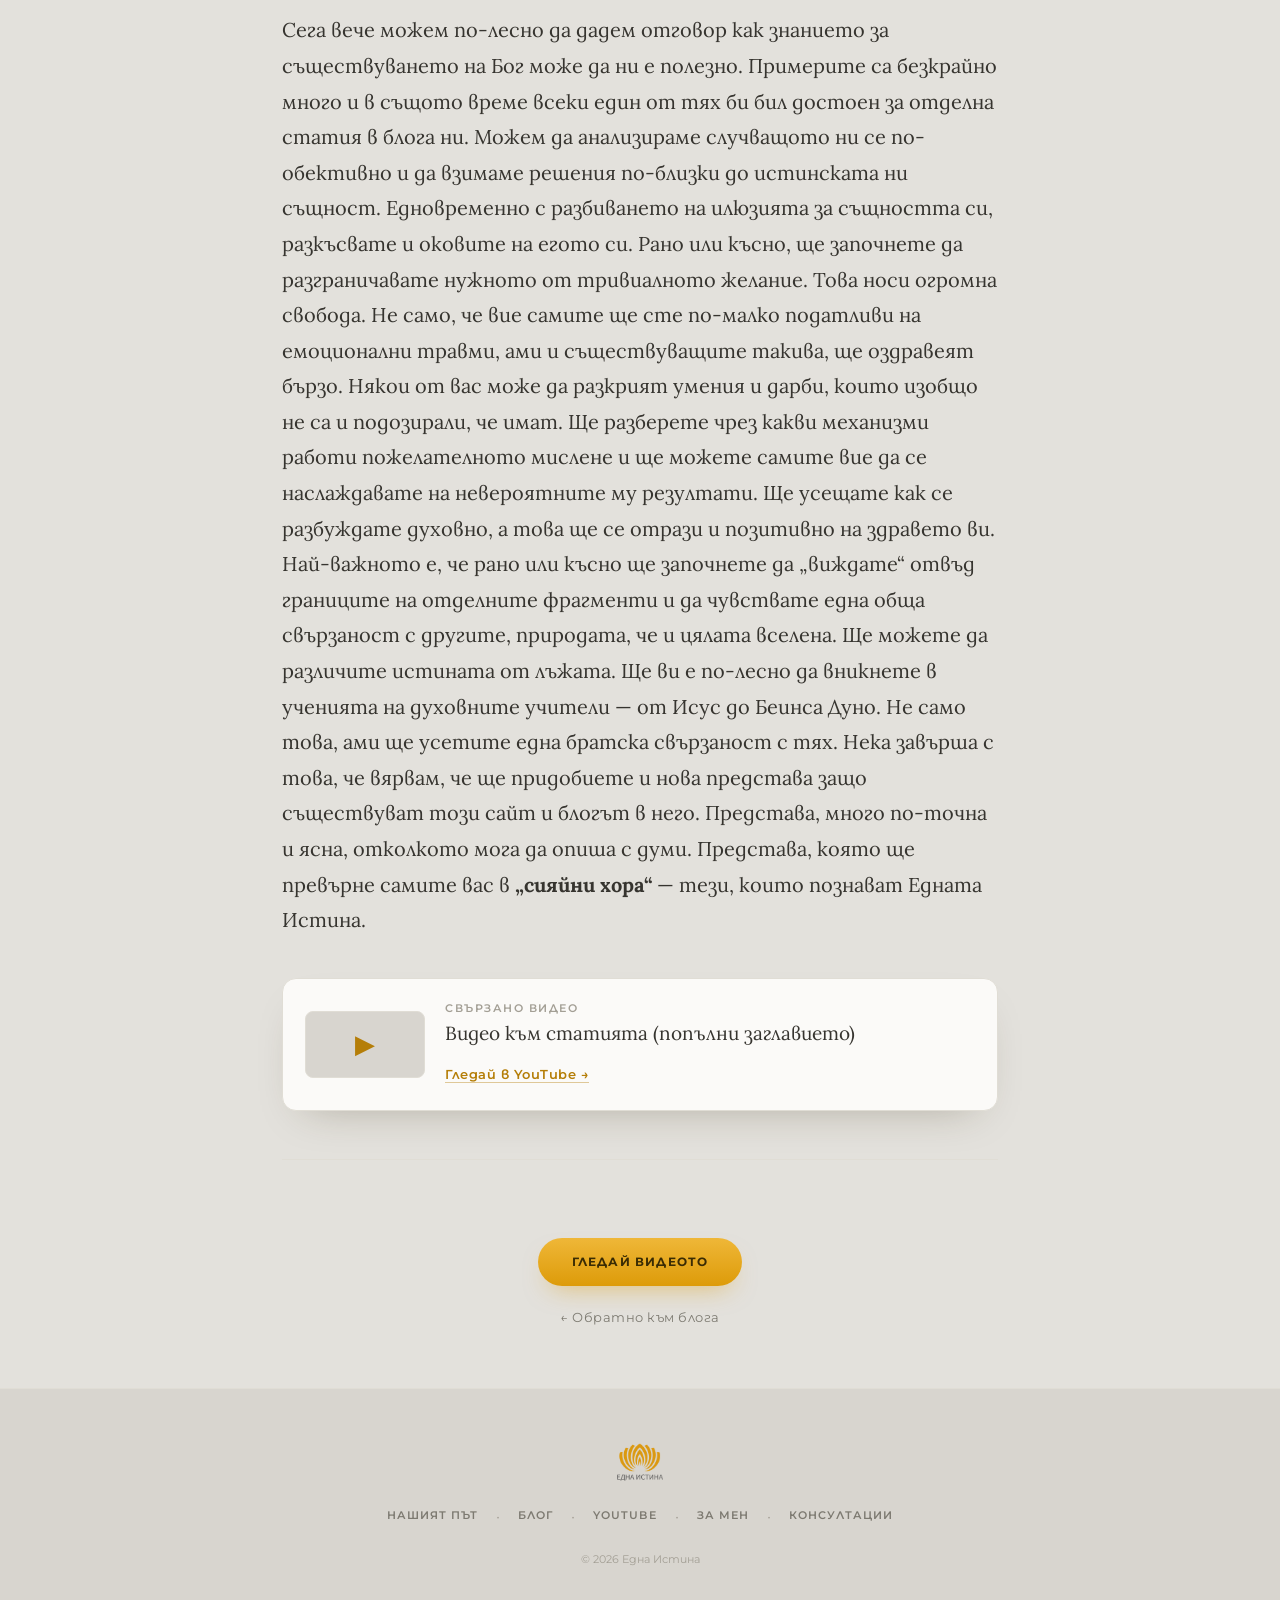
<file: blog-08-namerihme-bog-sega-kakvo.html>
<!DOCTYPE html>
<html lang="bg">
<head>
<meta charset="UTF-8">
<meta name="viewport" content="width=device-width, initial-scale=1.0">
<title>Намерихме Бог. Сега какво? · Една Истина</title>
<meta name="description" content="Сънищата като матрьошки, фрагментите на съзнанието и какво реално ни дава знанието, че Всемъдрия съществува. Статия 08 от пътеката на Една Истина.">
<link rel="preconnect" href="https://fonts.googleapis.com">
<link rel="preconnect" href="https://fonts.gstatic.com" crossorigin>
<link href="https://fonts.googleapis.com/css2?family=Lora:ital,wght@0,400;0,500;0,600;0,700;1,400;1,500&family=Montserrat:wght@400;500;600;700&display=swap&subset=cyrillic,cyrillic-ext,latin" rel="stylesheet">
<link rel="stylesheet" href="edna.css">
<style>
  /* само компонентите, специфични за страницата-статия (останалото е в edna.css) */
  .article-wrap{max-width:760px;margin:0 auto;padding:0 22px}
  header.post{text-align:center;padding:60px 0 28px}
  .article-cat{display:inline-block;padding:7px 20px;border:1px solid var(--pill);border-radius:40px;font-size:11px;font-weight:600;letter-spacing:.16em;text-transform:uppercase;color:var(--ink-dim);background:rgba(255,255,255,.4)}
  h1.article-title{font-family:'Lora',serif;font-weight:600;font-size:clamp(34px,6vw,54px);line-height:1.08;letter-spacing:-.01em;color:var(--ink);margin:22px 0 14px}
  .article-lead{font-family:'Lora',serif;font-style:italic;font-size:clamp(18px,2.4vw,21px);color:var(--ink-soft);line-height:1.5;max-width:620px;margin:0 auto}
  .article-meta{margin-top:22px;font-size:12px;color:var(--ink-faint);letter-spacing:.06em;font-weight:500}
  .article-meta b{color:var(--ink-dim);font-weight:600}
  .cover{max-width:980px;margin:14px auto 0;padding:0 22px}
  .cover .frame{aspect-ratio:16/9;border-radius:14px;overflow:hidden;background:var(--bg-2);border:1px solid var(--line);display:grid;place-items:center;color:var(--ink-faint);font-size:13px}
  .cover img{width:100%;height:100%;object-fit:cover}
  .prose{padding-top:44px;padding-bottom:20px;font-family:'Lora',serif;font-size:20px;color:var(--ink);line-height:1.78}
  .prose p{margin:0 0 26px}
  .prose p:first-of-type::first-letter{font-size:4.2em;float:left;line-height:.78;padding:6px 12px 0 0;color:var(--gold-deep);font-weight:600}
  .prose h2{font-family:'Lora',serif;font-weight:600;font-size:30px;color:var(--ink);margin:46px 0 16px;line-height:1.2}
  .prose h3{font-family:'Montserrat';font-weight:600;font-size:15px;letter-spacing:.1em;text-transform:uppercase;color:var(--gold-deep);margin:40px 0 12px}
  .prose a{color:var(--gold-deep);text-decoration:none;border-bottom:1px solid rgba(181,126,8,.4)}
  .prose a:hover{border-color:var(--gold-deep)}
  .prose ul,.prose ol{margin:0 0 26px;padding-left:26px}
  .prose li{margin:0 0 14px}
  .prose blockquote{margin:38px 0;padding:6px 0 6px 30px;border-left:3px solid var(--gold);font-family:'Lora',serif;font-style:italic;font-size:25px;line-height:1.45;color:var(--ink-soft)}
  .prose blockquote cite{display:block;margin-top:12px;font-size:13px;font-style:normal;font-family:'Montserrat';font-weight:500;letter-spacing:.05em;color:var(--ink-faint)}
  .videocard{display:flex;align-items:center;gap:20px;background:var(--paper);border:1px solid var(--line);border-radius:14px;padding:20px 22px;margin:40px 0;box-shadow:0 18px 44px -24px rgba(60,50,20,.35)}
  .videocard .thumb{width:120px;aspect-ratio:16/9;border-radius:8px;background:var(--bg-2);flex-shrink:0;display:grid;place-items:center;color:var(--gold-deep);font-size:26px;border:1px solid var(--line)}
  .videocard .vt{font-family:'Montserrat';font-size:11px;letter-spacing:.14em;text-transform:uppercase;color:var(--ink-faint);font-weight:600}
  .videocard .vn{font-family:'Lora',serif;font-size:19px;color:var(--ink);margin:4px 0 8px;line-height:1.25}
  .videocard a{font-family:'Montserrat';font-size:13px;font-weight:600;color:var(--gold-deep);text-decoration:none;letter-spacing:.04em}
  hr.sep{border:none;height:1px;background:var(--line);margin:48px 0}
  .endcta{text-align:center;padding:10px 0 60px}
  .endcta .back{display:block;margin-top:20px;font-size:13px;color:var(--ink-dim);text-decoration:none;letter-spacing:.04em}
  .endcta .back:hover{color:var(--gold-deep)}
</style>
</head>
<body>

<button id="back-to-top" aria-label="Нагоре" onclick="window.scrollTo({top:0,behavior:'smooth'})">↑</button>
<div class="bg-lotus" aria-hidden="true"></div>

<nav id="navbar">
  <div class="nav-inner">
    <a href="index.html#path" class="nav-link">Нашият път</a>
    <a href="blog.html" class="nav-link">Блог</a>
    <a href="index.html#youtube" class="nav-link">YouTube</a>
    <a href="index.html" class="nav-logo-wrap"><img src="images/logo.png" alt="Една Истина"></a>
    <a href="index.html#inspiration" class="nav-link">Вдъхновение</a>
    <a href="index.html#about" class="nav-link">За мен</a>
    <a href="https://konsultacii.ednaistina.bg" class="nav-link ext" target="_blank" rel="noopener">Консултации ↗</a>
    <button class="nav-hamburger" id="hamburger" aria-label="Меню"><span></span><span></span><span></span></button>
  </div>
  <div class="nav-drawer" id="nav-drawer">
    <a href="index.html#path" class="nav-link">Нашият път</a>
    <a href="blog.html" class="nav-link">Блог</a>
    <a href="index.html#youtube" class="nav-link">YouTube</a>
    <a href="index.html#inspiration" class="nav-link">Вдъхновение</a>
    <a href="index.html#about" class="nav-link">За мен</a>
    <a href="https://konsultacii.ednaistina.bg" class="nav-link ext" target="_blank" rel="noopener">Консултации ↗</a>
  </div>
</nav>

<header class="post">
  <div class="article-wrap">
    <!-- ✎ Категория (номерът е част от идентичността на статията) -->
    <span class="article-cat">08 · През този поглед</span>
    <!-- ✎ Заглавие на статията -->
    <h1 class="article-title">Намерихме Бог. Сега какво?</h1>
    <!-- ✎ Подзаглавие / въведение -->
    <p class="article-lead">Сънищата като матрьошки, фрагментите на съзнанието и какво реално ни дава знанието, че Всемъдрия съществува.</p>
    <!-- ✎ Автор · дата · време за четене -->
    <div class="article-meta"><b>Една Истина</b> · 8 март 2026 · 7 мин четене</div>
  </div>
</header>

<!-- ✎ Корица (по избор) — замени frame с <img src="images/cover-08.jpg" alt=""> -->
<div class="cover"><div class="frame">Корица 16:9 (по избор)</div></div>

<article class="article-wrap prose">
  <p>Слънчев мартенски следобед. Клончетата на черешата в двора вече са напъпили. Чуват се въодушевени песни на косове, синигерчета и други птиченца, които радостно посрещат настъпващата пролет. Един цикъл приключва и започва нов. Ухайни цветове ще цъфнат отново, денят ще стане по-дълъг от нощта, а ние вече ще можем да погледнем на всичко това с едни нови очи. Очите на тези, които вече не само вярват, но и знаят, че Всемъдрия, без съмнение, съществува.</p>

  <h2>Кога знанието е полезно</h2>
  <p>Тук, навярно, бихте се запитали как би ви помогнало това знание. Нека първо си отговорим кога изобщо едно знание е полезно и помага. Как кога?! В момента, в който започнем да го прилагаме, то ни е вече полезно. Още по-полезно би било, да го използваме и мъдро. Тук, ми идва на ум една забавна метафора. Едно е да знаеш, че ливадата е хубаво да се коси веднъж на няколко дни, но е съвсем друго да не го правиш, когато вали. Хем ти е смешно, хем те кара да се замислиш. Като стана дума за мислене — как, мислите, можем да използваме мъдро познанието, което религиите, науката и мистиката ни разкриват? Отговорът на този въпрос не е цел, а пътешествие. В случая, то ще е около четири абзаца. Шегата настрана, всяко пътешествие има отправна точка. Нашето започва в сънищата ни.</p>

  <h2>Сънищата — отправна точка</h2>
  <p>Докато спим и телата ни се реставрират, имаме възможността да погледнем на самите себе си през една фантастична и нова перспектива, стоящи на вечния кръстопът между любовта и страха. Често насън си взаимодействаме с други хора. Без значение дали ще са наши близки или не, те чие съзнание имат? Ако приемем, че е съзнанието на други хора, то това означава, че тези хора също ни сънуват, а съзнанията ни са пренесени в един паралелен свят. Практиката показва, че това не е така. Колко пъти, когато сте споделили с някого съня, в който сте се срещнали, той ви е отговорил „Ааа, да, да! То, нали и аз това сънувах!“. Всички знаем отговора — „николко“. И тук именно се крие една от най-големите тайни на света: <strong>„каквото горе, това и долу“</strong> (наскоро разбрах, че това е един от принципите на херметизма).</p>

  <h2>Матрьошките</h2>
  <p>Подобно на матрьошките, в реалността затваряме сън, който сам по себе си е реалност, в която можем да затворим друг сън. Неведнъж ми се е случвало да се събудя от сън в съня си и дълго време да стоя объркан, опитвайки се да определя точно коя част от „реалността“ не си е на мястото. Филмът „Генезис“ ми бе изключително интересен. Навярно, някои от вас са имали и осъзнати сънища. Сънища, в които границите между човек и свръхчовек, а защо не и бог са размити. В осъзнатите сънища единствено фантазията ни е ограничение за нещата, които можем да сътворим в един такъв сън. Аналогично на нашия свят, светът в сънищата ни също си има Създател. Предполагам се досещате, че това е съзнанието ни. Тук, навярно вече се досещате, че „другите“ в сънищата ни най-често са фрагменти от нашето собствено съзнание. Това от своя страна обяснява и това, че когато сънуваме някой близък, се оказва, че те са сънували нещо съвсем различно от нас. Има и изключения, но тях вместо да описвам подробно, ще обясня защо се случват. Това малко по-натам, а сега — обратно към матрьошките!</p>
  <p>Събуждаме се веднъж и затваряме малката вселена на фрагментираното ни в нея съзнание — става една цяла матрьошка. В случаите, когато сънуваме, че се събуждаме от сън в съня си, първата матрьошка ще остане във втората по-голяма, която пък ще затворим, когато се събудим в реалността. И отново: „Каквото горе, това и долу“ — човешката воля е копие на божествената. Затова и можем, с някои ограничения да влияем на енергията в нашата вселена. Затова и в сънищата, където ние самите олицетворяваме Създателя, можем да реализираме всяка наша фантазия. Сега вече можем да направим и обратната аналогия — <strong>нашите съзнания са фрагментите на съзнанието на една още по-голяма матрьошка</strong>. Тук е редно и да направим едно малко уточнение — съзнание, освен нас, имат и животните, и растенията. И кучетата, и котките сънуват. Но докато всички сме подвластни на инстинктите си, само ние хората, сме дарени с волята, която може да ни прави свободни. Свободни от центробежната сила на любовта и страха.</p>

  <h2>Кой съм аз?</h2>
  <p>Не е ли интересно как използвахме сънищата, за да придобием малко по-ясна представа за самите себе си? Не само е интересно, ами направо преобръща досегашните ни представи за това кои сме. Ако по-рано днес някой ви бе попитал кои сте навярно щяхте да се представите или с името си, или с длъжността си, или с хобито си. Това е също толкова нелепо, колкото и да се опитате да убедите някой тигър, че не сте храна. Нелепо е защото, докато сме живи, ще се сравняваме със заобикалящия ни свят и ще придобиваме все по-детайлна представа какво сме и какво не сме. „Човек съм, но не много висок и не много слаб. Обичам да тичам и да слушам музика.“ Звучи чудесно, но не отговаря точно на въпроса „Кой“. Няма и как да отговори, защото самият въпрос е парадоксален. Докато се опитвате да се самоидентифицирате, вие всъщност се превръщате във все по-очертан фрагмент от космическото съзнание. Нека се опитам да го обясня по следния начин. Ако попитате някого в съня си кой е и той ви отговори, че е братовчед ви, е едно, а съвсем друго е да каже: „аз съм част от теб, който спи“. Това отговаря и на принципите на биполярност.</p>
  <blockquote>Страхът разделя и ограничава, а Любовта събира и съчетава.</blockquote>
  <p>Страхът е ключов за съществуването ни в този свят, а Любовта е това, което ни свързва с вселенското Съзнание или по-скоро това отвъд пределите на вселената ни.</p>

  <h2>Сега какво?</h2>
  <p>Сега вече можем по-лесно да дадем отговор как знанието за съществуването на Бог може да ни е полезно. Примерите са безкрайно много и в същото време всеки един от тях би бил достоен за отделна статия в блога ни. Можем да анализираме случващото ни се по-обективно и да взимаме решения по-близки до истинската ни същност. Едновременно с разбиването на илюзията за същността си, разкъсвате и оковите на егото си. Рано или късно, ще започнете да разграничавате нужното от тривиалното желание. Това носи огромна свобода. Не само, че вие самите ще сте по-малко податливи на емоционални травми, ами и съществуващите такива, ще оздравеят бързо. Някои от вас може да разкрият умения и дарби, които изобщо не са и подозирали, че имат. Ще разберете чрез какви механизми работи пожелателното мислене и ще можете самите вие да се наслаждавате на невероятните му резултати. Ще усещате как се разбуждате духовно, а това ще се отрази и позитивно на здравето ви. Най-важното е, че рано или късно ще започнете да „виждате“ отвъд границите на отделните фрагменти и да чувствате една обща свързаност с другите, природата, че и цялата вселена. Ще можете да различите истината от лъжата. Ще ви е по-лесно да вникнете в ученията на духовните учители — от Исус до Беинса Дуно. Не само това, ами ще усетите една братска свързаност с тях. Нека завърша с това, че вярвам, че ще придобиете и нова представа защо съществуват този сайт и блогът в него. Представа, много по-точна и ясна, отколкото мога да опиша с думи. Представа, която ще превърне самите вас в <strong>„сияйни хора“</strong> — тези, които познават Едната Истина.</p>

  <!-- ✎ Карта към свързано видео — смени заглавието и постави линка към конкретното видео; ако няма видео, изтрий целия блок videocard -->
  <div class="videocard">
    <div class="thumb">▶</div>
    <div>
      <div class="vt">Свързано видео</div>
      <div class="vn">Видео към статията (попълни заглавието)</div>
      <a href="https://www.youtube.com/@ednaistina" target="_blank" rel="noopener">Гледай в YouTube →</a>
    </div>
  </div>
  <hr class="sep">
</article>

<div class="endcta">
  <!-- ✎ Бутон към видеото (същия линк като в картата по-горе) -->
  <a class="btn-primary" href="https://www.youtube.com/@ednaistina" target="_blank" rel="noopener">Гледай видеото</a>
  <a class="back" href="blog.html">← Обратно към блога</a>
</div>

<footer>
  <div class="footer-logo"><img src="images/logo.png" alt="Една Истина"></div>
  <div class="footer-links">
    <a href="index.html#path" class="footer-link">Нашият път</a><span class="footer-div">·</span>
    <a href="blog.html" class="footer-link">Блог</a><span class="footer-div">·</span>
    <a href="index.html#youtube" class="footer-link">YouTube</a><span class="footer-div">·</span>
    <a href="index.html#about" class="footer-link">За мен</a><span class="footer-div">·</span>
    <a href="https://konsultacii.ednaistina.bg" class="footer-link" target="_blank" rel="noopener">Консултации</a>
  </div>
  <div class="footer-copy">© 2026 Една Истина</div>
</footer>

<script>
  const btt=document.getElementById('back-to-top');
  addEventListener('scroll',()=>btt.classList.toggle('visible',scrollY>420));
  const ham=document.getElementById('hamburger'),drw=document.getElementById('nav-drawer');
  ham.addEventListener('click',()=>{ham.classList.toggle('open');drw.classList.toggle('open')});
  drw.querySelectorAll('a').forEach(l=>l.addEventListener('click',()=>{ham.classList.remove('open');drw.classList.remove('open')}));
</script>
</body>
</html>
</file>
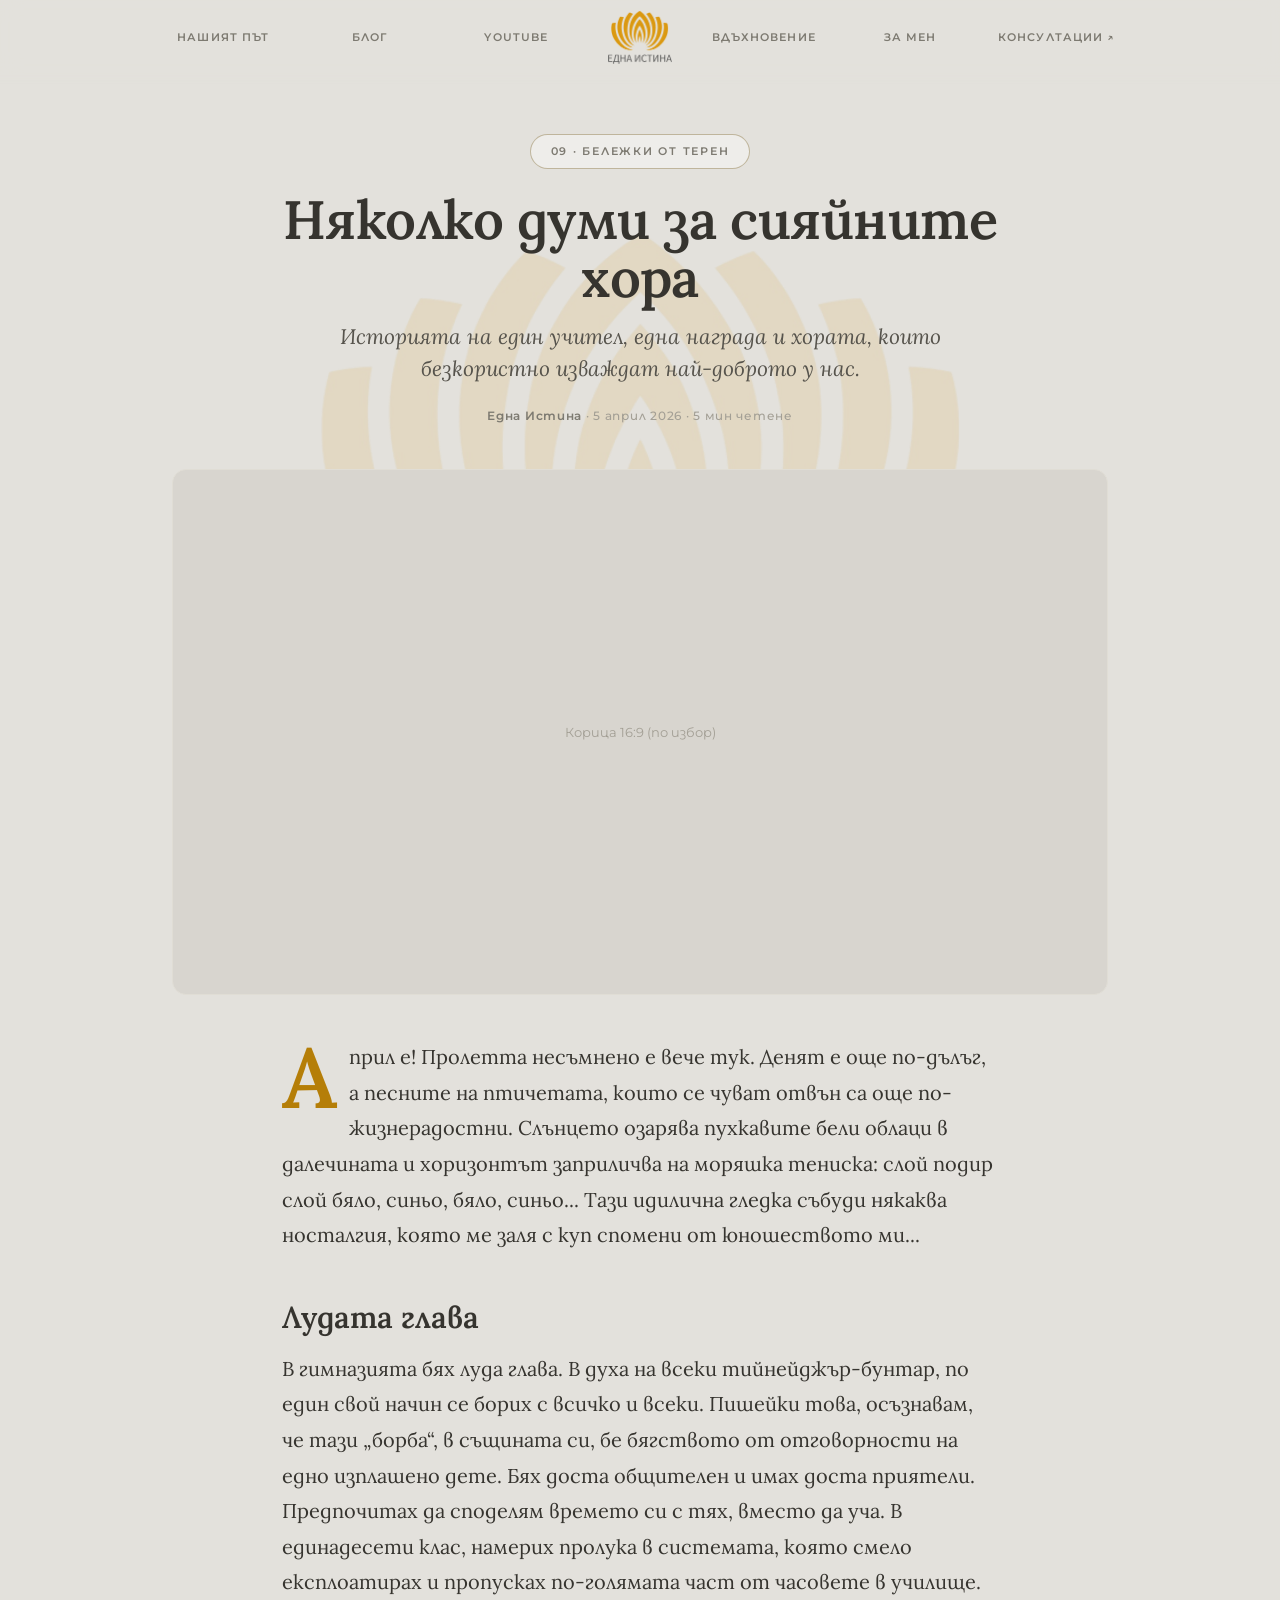
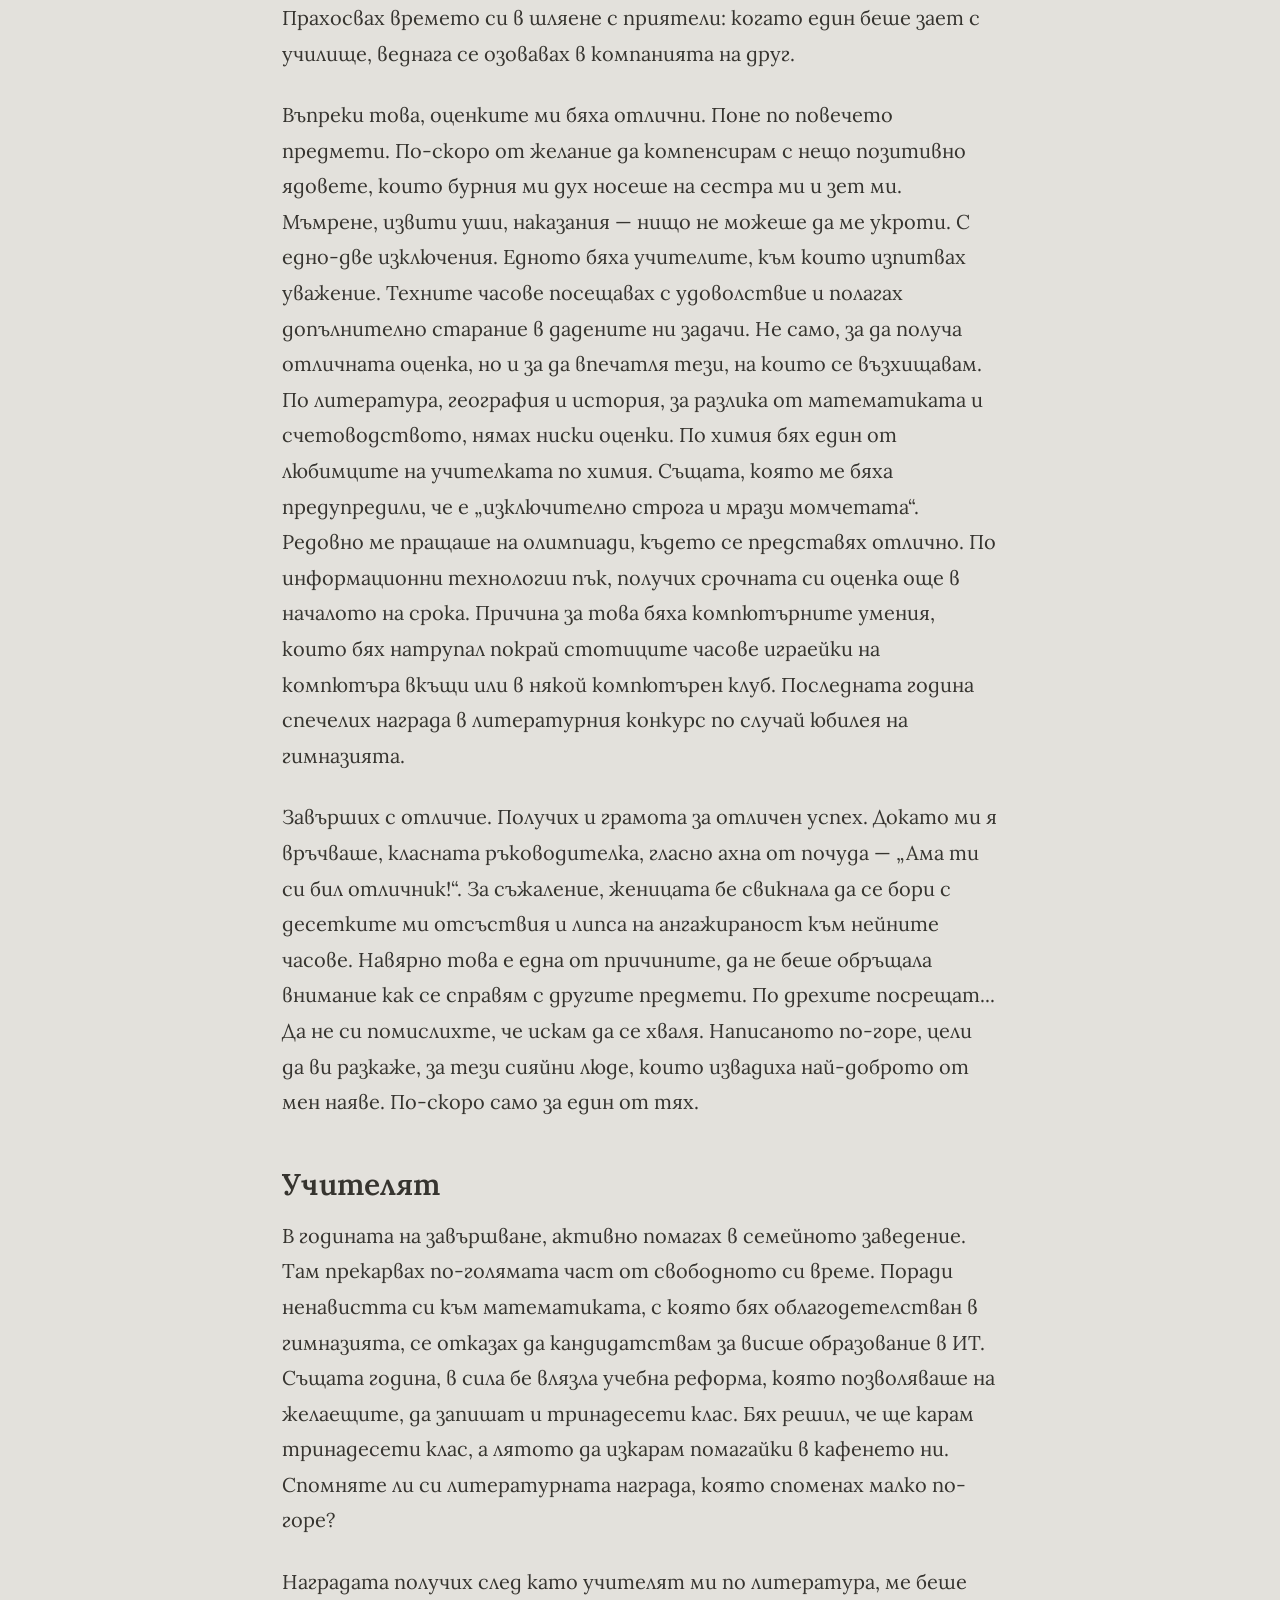
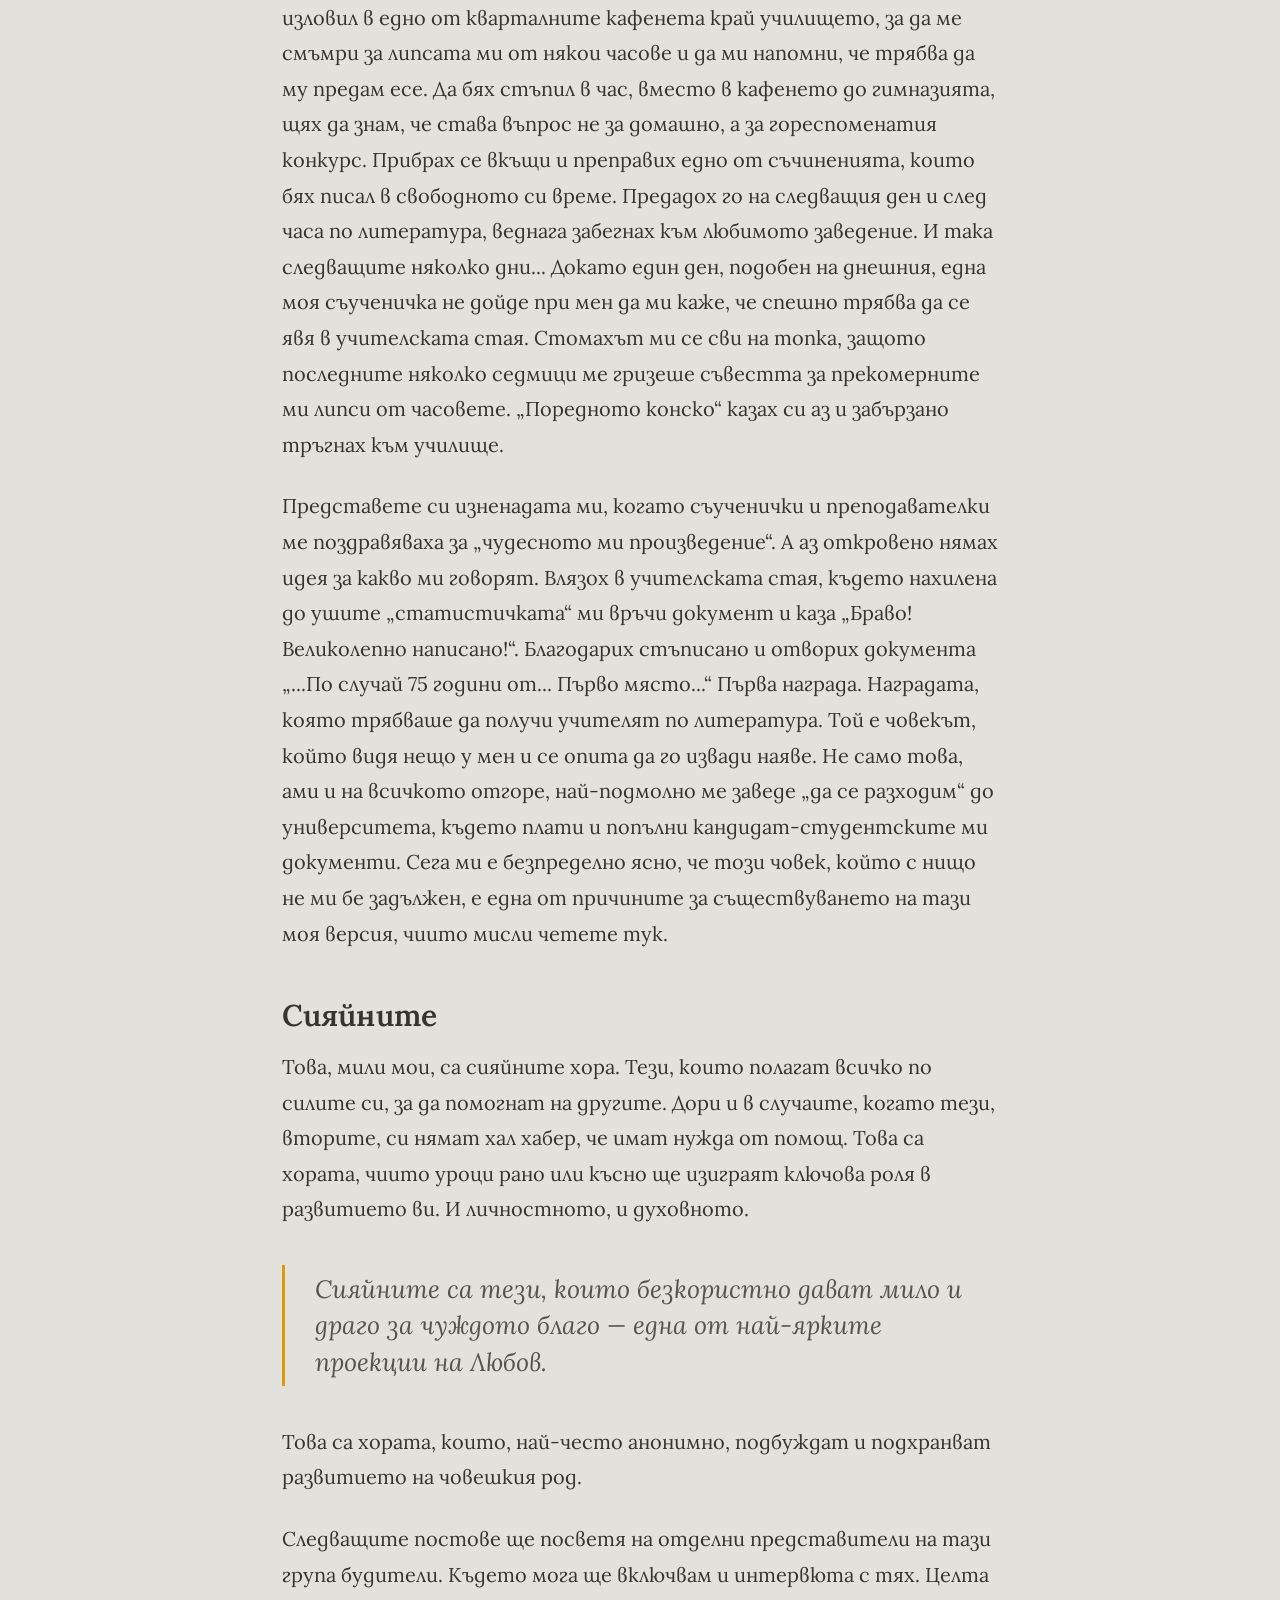
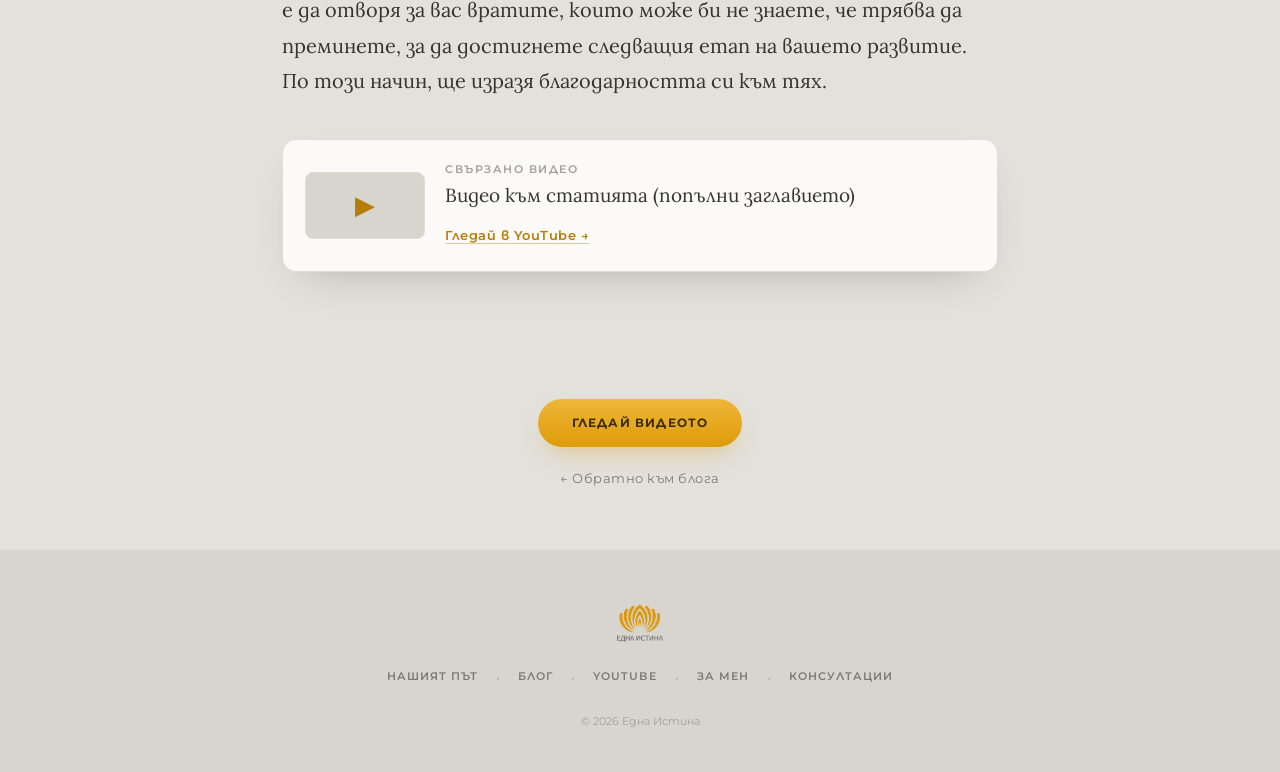
<file: blog-09-nyakolko-dumi-za-siyaynite-hora.html>
<!DOCTYPE html>
<html lang="bg">
<head>
<meta charset="UTF-8">
<meta name="viewport" content="width=device-width, initial-scale=1.0">
<title>Няколко думи за сияйните хора · Една Истина</title>
<meta name="description" content="Историята на един учител, една награда и хората, които безкористно изваждат най-доброто у нас. Статия 09 от пътеката на Една Истина.">
<link rel="preconnect" href="https://fonts.googleapis.com">
<link rel="preconnect" href="https://fonts.gstatic.com" crossorigin>
<link href="https://fonts.googleapis.com/css2?family=Lora:ital,wght@0,400;0,500;0,600;0,700;1,400;1,500&family=Montserrat:wght@400;500;600;700&display=swap&subset=cyrillic,cyrillic-ext,latin" rel="stylesheet">
<link rel="stylesheet" href="edna.css">
<style>
  /* само компонентите, специфични за страницата-статия (останалото е в edna.css) */
  .article-wrap{max-width:760px;margin:0 auto;padding:0 22px}
  header.post{text-align:center;padding:60px 0 28px}
  .article-cat{display:inline-block;padding:7px 20px;border:1px solid var(--pill);border-radius:40px;font-size:11px;font-weight:600;letter-spacing:.16em;text-transform:uppercase;color:var(--ink-dim);background:rgba(255,255,255,.4)}
  h1.article-title{font-family:'Lora',serif;font-weight:600;font-size:clamp(34px,6vw,54px);line-height:1.08;letter-spacing:-.01em;color:var(--ink);margin:22px 0 14px}
  .article-lead{font-family:'Lora',serif;font-style:italic;font-size:clamp(18px,2.4vw,21px);color:var(--ink-soft);line-height:1.5;max-width:620px;margin:0 auto}
  .article-meta{margin-top:22px;font-size:12px;color:var(--ink-faint);letter-spacing:.06em;font-weight:500}
  .article-meta b{color:var(--ink-dim);font-weight:600}
  .cover{max-width:980px;margin:14px auto 0;padding:0 22px}
  .cover .frame{aspect-ratio:16/9;border-radius:14px;overflow:hidden;background:var(--bg-2);border:1px solid var(--line);display:grid;place-items:center;color:var(--ink-faint);font-size:13px}
  .cover img{width:100%;height:100%;object-fit:cover}
  .prose{padding-top:44px;padding-bottom:20px;font-family:'Lora',serif;font-size:20px;color:var(--ink);line-height:1.78}
  .prose p{margin:0 0 26px}
  .prose p:first-of-type::first-letter{font-size:4.2em;float:left;line-height:.78;padding:6px 12px 0 0;color:var(--gold-deep);font-weight:600}
  .prose h2{font-family:'Lora',serif;font-weight:600;font-size:30px;color:var(--ink);margin:46px 0 16px;line-height:1.2}
  .prose h3{font-family:'Montserrat';font-weight:600;font-size:15px;letter-spacing:.1em;text-transform:uppercase;color:var(--gold-deep);margin:40px 0 12px}
  .prose a{color:var(--gold-deep);text-decoration:none;border-bottom:1px solid rgba(181,126,8,.4)}
  .prose a:hover{border-color:var(--gold-deep)}
  .prose ul,.prose ol{margin:0 0 26px;padding-left:26px}
  .prose li{margin:0 0 14px}
  .prose blockquote{margin:38px 0;padding:6px 0 6px 30px;border-left:3px solid var(--gold);font-family:'Lora',serif;font-style:italic;font-size:25px;line-height:1.45;color:var(--ink-soft)}
  .prose blockquote cite{display:block;margin-top:12px;font-size:13px;font-style:normal;font-family:'Montserrat';font-weight:500;letter-spacing:.05em;color:var(--ink-faint)}
  .videocard{display:flex;align-items:center;gap:20px;background:var(--paper);border:1px solid var(--line);border-radius:14px;padding:20px 22px;margin:40px 0;box-shadow:0 18px 44px -24px rgba(60,50,20,.35)}
  .videocard .thumb{width:120px;aspect-ratio:16/9;border-radius:8px;background:var(--bg-2);flex-shrink:0;display:grid;place-items:center;color:var(--gold-deep);font-size:26px;border:1px solid var(--line)}
  .videocard .vt{font-family:'Montserrat';font-size:11px;letter-spacing:.14em;text-transform:uppercase;color:var(--ink-faint);font-weight:600}
  .videocard .vn{font-family:'Lora',serif;font-size:19px;color:var(--ink);margin:4px 0 8px;line-height:1.25}
  .videocard a{font-family:'Montserrat';font-size:13px;font-weight:600;color:var(--gold-deep);text-decoration:none;letter-spacing:.04em}
  hr.sep{border:none;height:1px;background:var(--line);margin:48px 0}
  .endcta{text-align:center;padding:10px 0 60px}
  .endcta .back{display:block;margin-top:20px;font-size:13px;color:var(--ink-dim);text-decoration:none;letter-spacing:.04em}
  .endcta .back:hover{color:var(--gold-deep)}
</style>
</head>
<body>

<button id="back-to-top" aria-label="Нагоре" onclick="window.scrollTo({top:0,behavior:'smooth'})">↑</button>
<div class="bg-lotus" aria-hidden="true"></div>

<nav id="navbar">
  <div class="nav-inner">
    <a href="index.html#path" class="nav-link">Нашият път</a>
    <a href="blog.html" class="nav-link">Блог</a>
    <a href="index.html#youtube" class="nav-link">YouTube</a>
    <a href="index.html" class="nav-logo-wrap"><img src="images/logo.png" alt="Една Истина"></a>
    <a href="index.html#inspiration" class="nav-link">Вдъхновение</a>
    <a href="index.html#about" class="nav-link">За мен</a>
    <a href="https://konsultacii.ednaistina.bg" class="nav-link ext" target="_blank" rel="noopener">Консултации ↗</a>
    <button class="nav-hamburger" id="hamburger" aria-label="Меню"><span></span><span></span><span></span></button>
  </div>
  <div class="nav-drawer" id="nav-drawer">
    <a href="index.html#path" class="nav-link">Нашият път</a>
    <a href="blog.html" class="nav-link">Блог</a>
    <a href="index.html#youtube" class="nav-link">YouTube</a>
    <a href="index.html#inspiration" class="nav-link">Вдъхновение</a>
    <a href="index.html#about" class="nav-link">За мен</a>
    <a href="https://konsultacii.ednaistina.bg" class="nav-link ext" target="_blank" rel="noopener">Консултации ↗</a>
  </div>
</nav>

<header class="post">
  <div class="article-wrap">
    <!-- ✎ Категория (номерът е част от идентичността на статията) -->
    <span class="article-cat">09 · Бележки от терен</span>
    <!-- ✎ Заглавие на статията -->
    <h1 class="article-title">Няколко думи за сияйните хора</h1>
    <!-- ✎ Подзаглавие / въведение -->
    <p class="article-lead">Историята на един учител, една награда и хората, които безкористно изваждат най-доброто у нас.</p>
    <!-- ✎ Автор · дата · време за четене -->
    <div class="article-meta"><b>Една Истина</b> · 5 април 2026 · 5 мин четене</div>
  </div>
</header>

<!-- ✎ Корица (по избор) — замени frame с <img src="images/cover-09.jpg" alt=""> -->
<div class="cover"><div class="frame">Корица 16:9 (по избор)</div></div>

<article class="article-wrap prose">
  <p>Април е! Пролетта несъмнено е вече тук. Денят е още по-дълъг, а песните на птичетата, които се чуват отвън са още по-жизнерадостни. Слънцето озарява пухкавите бели облаци в далечината и хоризонтът заприличва на моряшка тениска: слой подир слой бяло, синьо, бяло, синьо... Тази идилична гледка събуди някаква носталгия, която ме заля с куп спомени от юношеството ми...</p>

  <h2>Лудата глава</h2>
  <p>В гимназията бях луда глава. В духа на всеки тийнейджър-бунтар, по един свой начин се борих с всичко и всеки. Пишейки това, осъзнавам, че тази „борба“, в същината си, бе бягството от отговорности на едно изплашено дете. Бях доста общителен и имах доста приятели. Предпочитах да споделям времето си с тях, вместо да уча. В единадесети клас, намерих пролука в системата, която смело експлоатирах и пропусках по-голямата част от часовете в училище. Прахосвах времето си в шляене с приятели: когато един беше зает с училище, веднага се озовавах в компанията на друг.</p>
  <p>Въпреки това, оценките ми бяха отлични. Поне по повечето предмети. По-скоро от желание да компенсирам с нещо позитивно ядовете, които бурния ми дух носеше на сестра ми и зет ми. Мъмрене, извити уши, наказания — нищо не можеше да ме укроти. С едно-две изключения. Едното бяха учителите, към които изпитвах уважение. Техните часове посещавах с удоволствие и полагах допълнително старание в дадените ни задачи. Не само, за да получа отличната оценка, но и за да впечатля тези, на които се възхищавам. По литература, география и история, за разлика от математиката и счетоводството, нямах ниски оценки. По химия бях един от любимците на учителката по химия. Същата, която ме бяха предупредили, че е „изключително строга и мрази момчетата“. Редовно ме пращаше на олимпиади, където се представях отлично. По информационни технологии пък, получих срочната си оценка още в началото на срока. Причина за това бяха компютърните умения, които бях натрупал покрай стотиците часове играейки на компютъра вкъщи или в някой компютърен клуб. Последната година спечелих награда в литературния конкурс по случай юбилея на гимназията.</p>
  <p>Завърших с отличие. Получих и грамота за отличен успех. Докато ми я връчваше, класната ръководителка, гласно ахна от почуда — „Ама ти си бил отличник!“. За съжаление, женицата бе свикнала да се бори с десетките ми отсъствия и липса на ангажираност към нейните часове. Навярно това е една от причините, да не беше обръщала внимание как се справям с другите предмети. По дрехите посрещат... Да не си помислихте, че искам да се хваля. Написаното по-горе, цели да ви разкаже, за тези сияйни люде, които извадиха най-доброто от мен наяве. По-скоро само за един от тях.</p>

  <h2>Учителят</h2>
  <p>В годината на завършване, активно помагах в семейното заведение. Там прекарвах по-голямата част от свободното си време. Поради ненавистта си към математиката, с която бях облагодетелстван в гимназията, се отказах да кандидатствам за висше образование в ИТ. Същата година, в сила бе влязла учебна реформа, която позволяваше на желаещите, да запишат и тринадесети клас. Бях решил, че ще карам тринадесети клас, а лятото да изкарам помагайки в кафенето ни. Спомняте ли си литературната награда, която споменах малко по-горе?</p>
  <p>Наградата получих след като учителят ми по литература, ме беше изловил в едно от кварталните кафенета край училището, за да ме смъмри за липсата ми от някои часове и да ми напомни, че трябва да му предам есе. Да бях стъпил в час, вместо в кафенето до гимназията, щях да знам, че става въпрос не за домашно, а за гореспоменатия конкурс. Прибрах се вкъщи и преправих едно от съчиненията, които бях писал в свободното си време. Предадох го на следващия ден и след часа по литература, веднага забегнах към любимото заведение. И така следващите няколко дни... Докато един ден, подобен на днешния, една моя съученичка не дойде при мен да ми каже, че спешно трябва да се явя в учителската стая. Стомахът ми се сви на топка, защото последните няколко седмици ме гризеше съвестта за прекомерните ми липси от часовете. „Поредното конско“ казах си аз и забързано тръгнах към училище.</p>
  <p>Представете си изненадата ми, когато съученички и преподавателки ме поздравяваха за „чудесното ми произведение“. А аз откровено нямах идея за какво ми говорят. Влязох в учителската стая, където нахилена до ушите „статистичката“ ми връчи документ и каза „Браво! Великолепно написано!“. Благодарих стъписано и отворих документа „...По случай 75 години от... Първо място...“ Първа награда. Наградата, която трябваше да получи учителят по литература. Той е човекът, който видя нещо у мен и се опита да го извади наяве. Не само това, ами и на всичкото отгоре, най-подмолно ме заведе „да се разходим“ до университета, където плати и попълни кандидат-студентските ми документи. Сега ми е безпределно ясно, че този човек, който с нищо не ми бе задължен, е една от причините за съществуването на тази моя версия, чиито мисли четете тук.</p>

  <h2>Сияйните</h2>
  <p>Това, мили мои, са сияйните хора. Тези, които полагат всичко по силите си, за да помогнат на другите. Дори и в случаите, когато тези, вторите, си нямат хал хабер, че имат нужда от помощ. Това са хората, чиито уроци рано или късно ще изиграят ключова роля в развитието ви. И личностното, и духовното.</p>
  <blockquote>Сияйните са тези, които безкористно дават мило и драго за чуждото благо — една от най-ярките проекции на Любов.</blockquote>
  <p>Това са хората, които, най-често анонимно, подбуждат и подхранват развитието на човешкия род.</p>
  <p>Следващите постове ще посветя на отделни представители на тази група будители. Където мога ще включвам и интервюта с тях. Целта е да отворя за вас вратите, които може би не знаете, че трябва да преминете, за да достигнете следващия етап на вашето развитие. По този начин, ще изразя благодарността си към тях.</p>

  <!-- ✎ Карта към свързано видео — смени заглавието и постави линка към конкретното видео; ако няма видео, изтрий целия блок videocard -->
  <div class="videocard">
    <div class="thumb">▶</div>
    <div>
      <div class="vt">Свързано видео</div>
      <div class="vn">Видео към статията (попълни заглавието)</div>
      <a href="https://www.youtube.com/@ednaistina" target="_blank" rel="noopener">Гледай в YouTube →</a>
    </div>
  </div>
  <hr class="sep">
</article>

<div class="endcta">
  <!-- ✎ Бутон към видеото (същия линк като в картата по-горе) -->
  <a class="btn-primary" href="https://www.youtube.com/@ednaistina" target="_blank" rel="noopener">Гледай видеото</a>
  <a class="back" href="blog.html">← Обратно към блога</a>
</div>

<footer>
  <div class="footer-logo"><img src="images/logo.png" alt="Една Истина"></div>
  <div class="footer-links">
    <a href="index.html#path" class="footer-link">Нашият път</a><span class="footer-div">·</span>
    <a href="blog.html" class="footer-link">Блог</a><span class="footer-div">·</span>
    <a href="index.html#youtube" class="footer-link">YouTube</a><span class="footer-div">·</span>
    <a href="index.html#about" class="footer-link">За мен</a><span class="footer-div">·</span>
    <a href="https://konsultacii.ednaistina.bg" class="footer-link" target="_blank" rel="noopener">Консултации</a>
  </div>
  <div class="footer-copy">© 2026 Една Истина</div>
</footer>

<script>
  const btt=document.getElementById('back-to-top');
  addEventListener('scroll',()=>btt.classList.toggle('visible',scrollY>420));
  const ham=document.getElementById('hamburger'),drw=document.getElementById('nav-drawer');
  ham.addEventListener('click',()=>{ham.classList.toggle('open');drw.classList.toggle('open')});
  drw.querySelectorAll('a').forEach(l=>l.addEventListener('click',()=>{ham.classList.remove('open');drw.classList.remove('open')}));
</script>
</body>
</html>
</file>
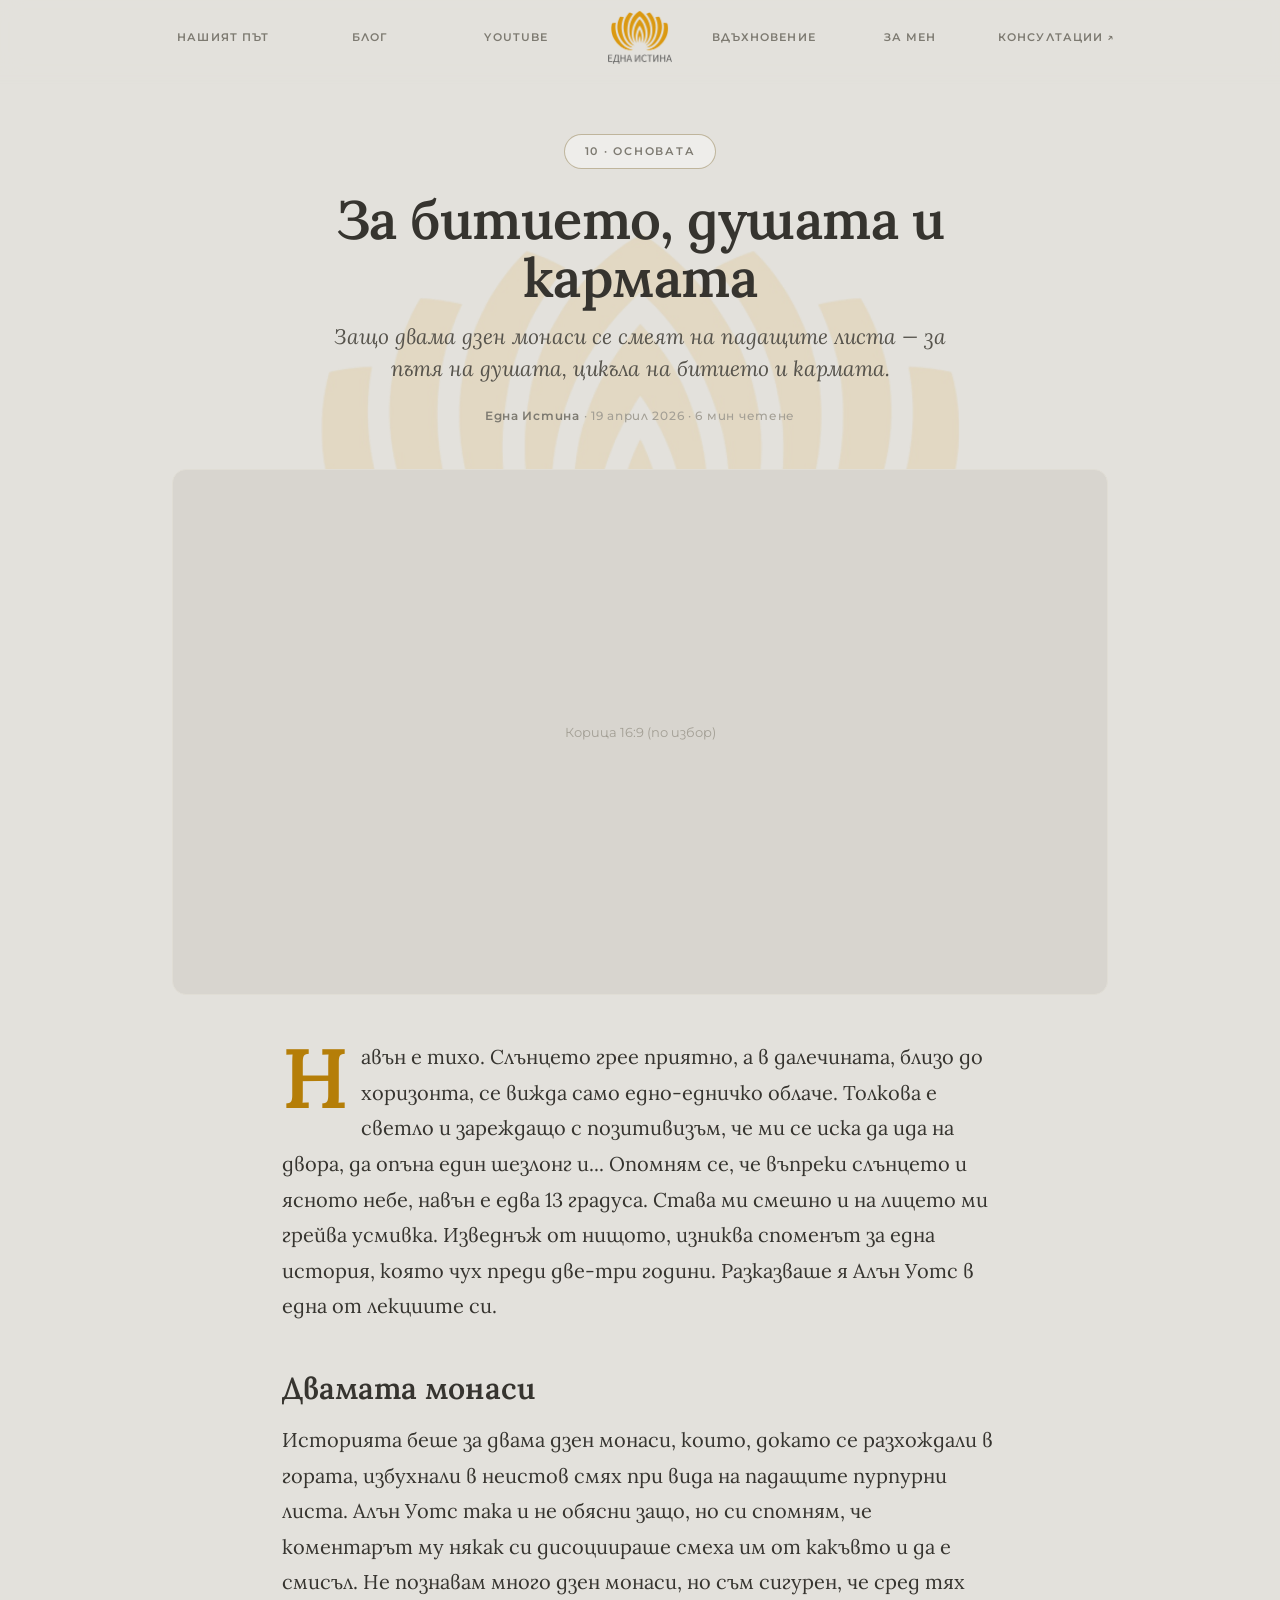
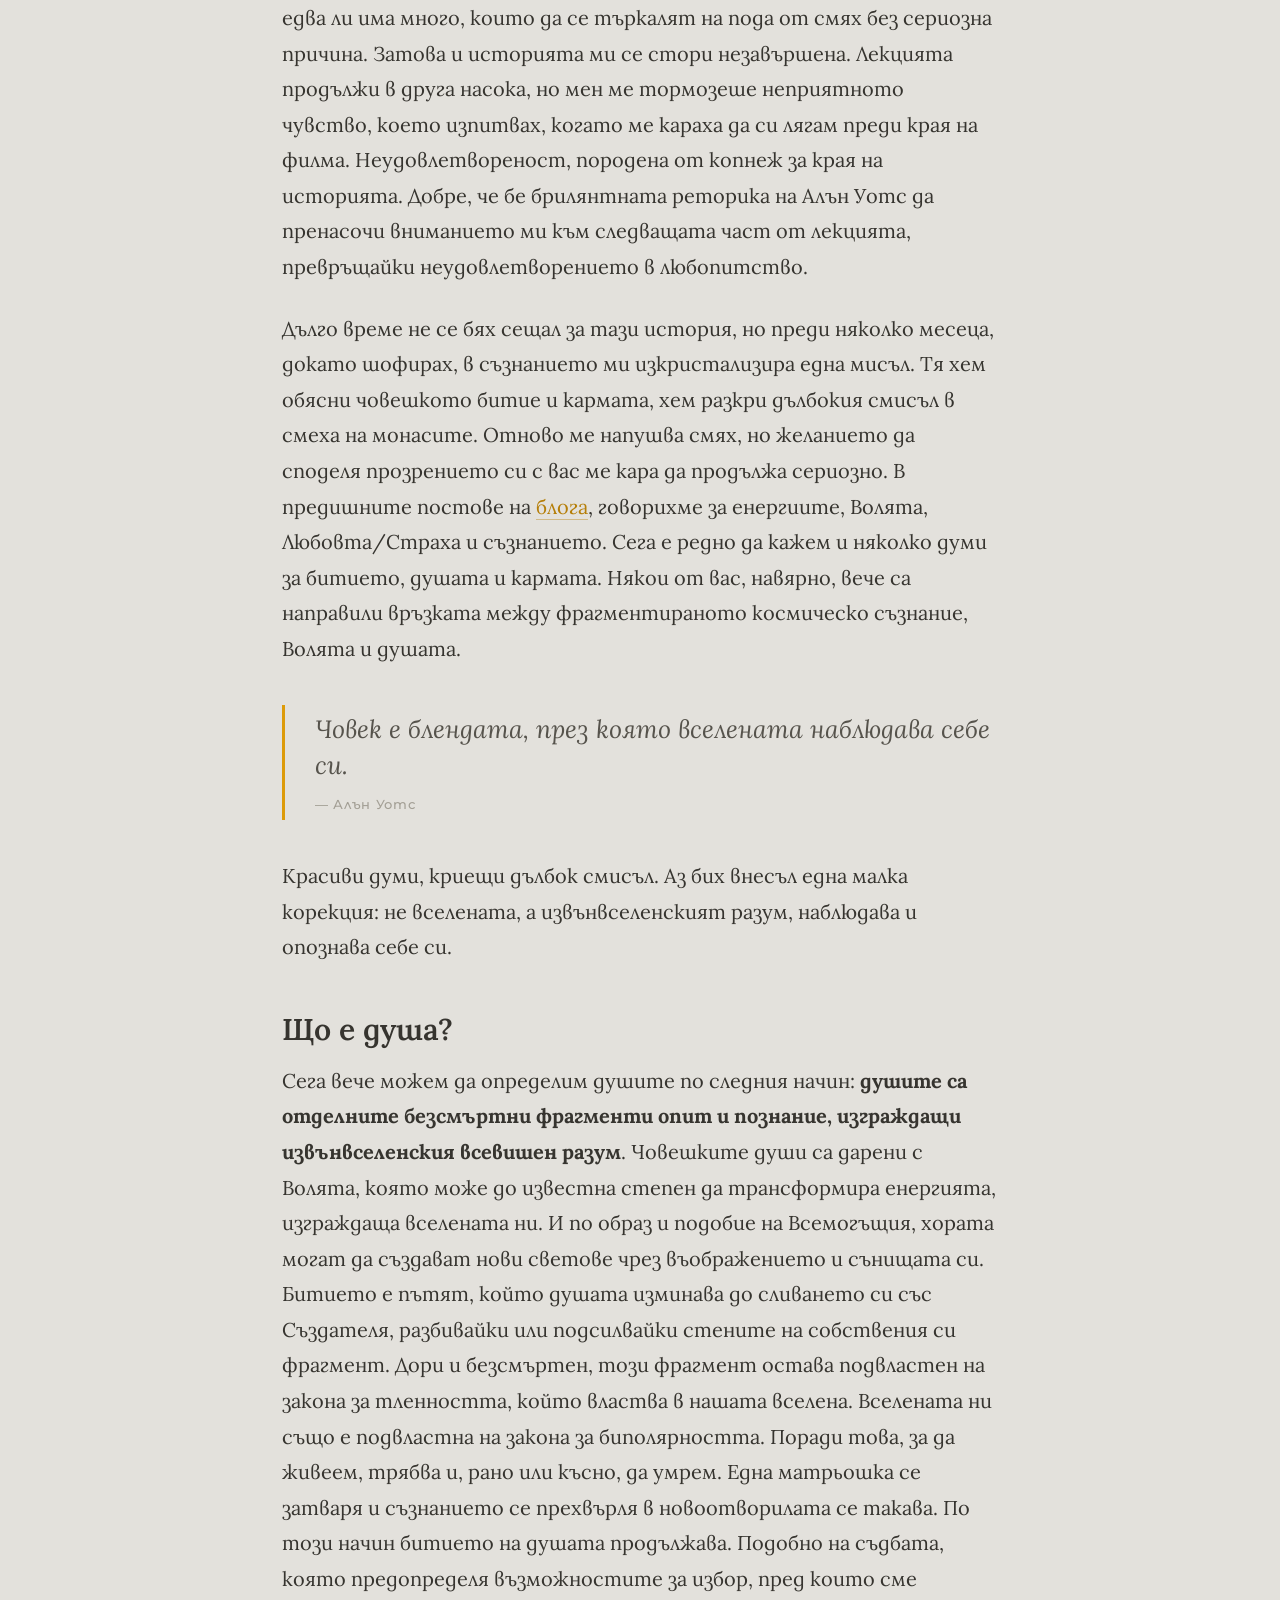
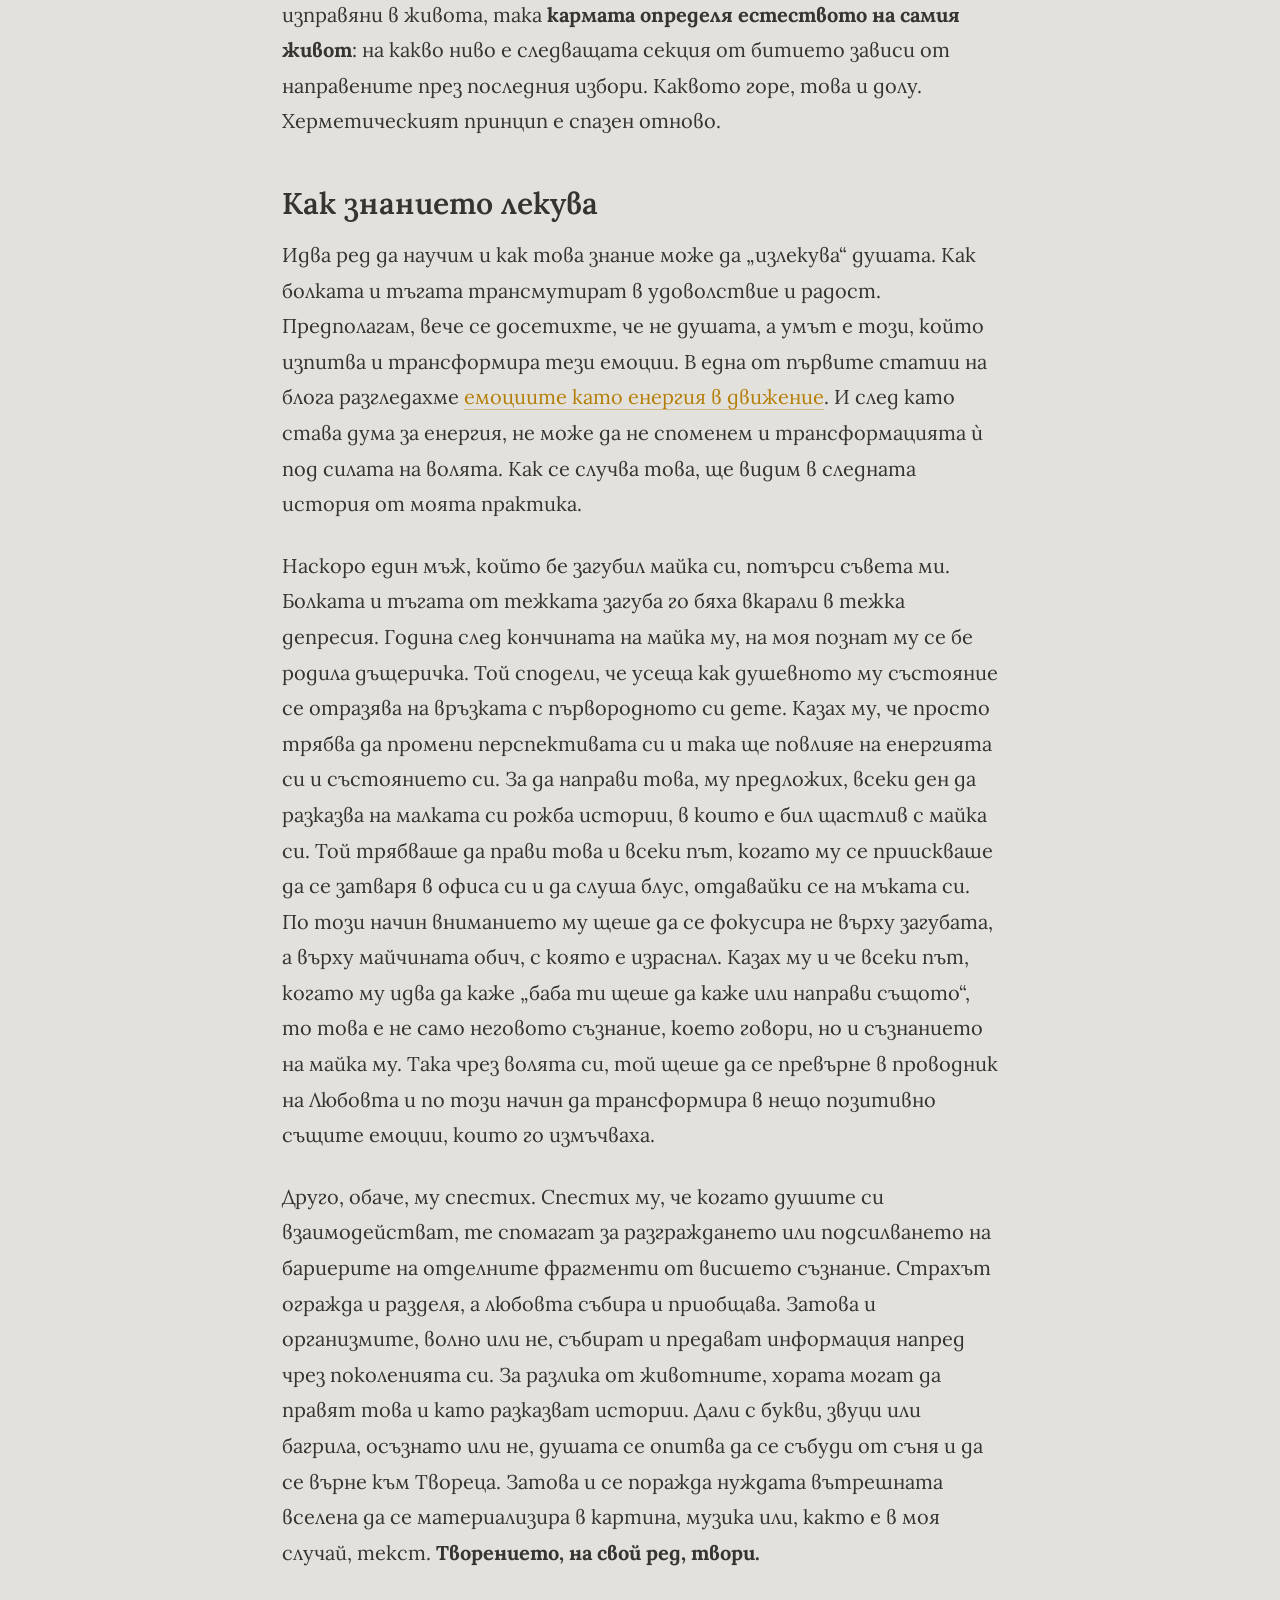
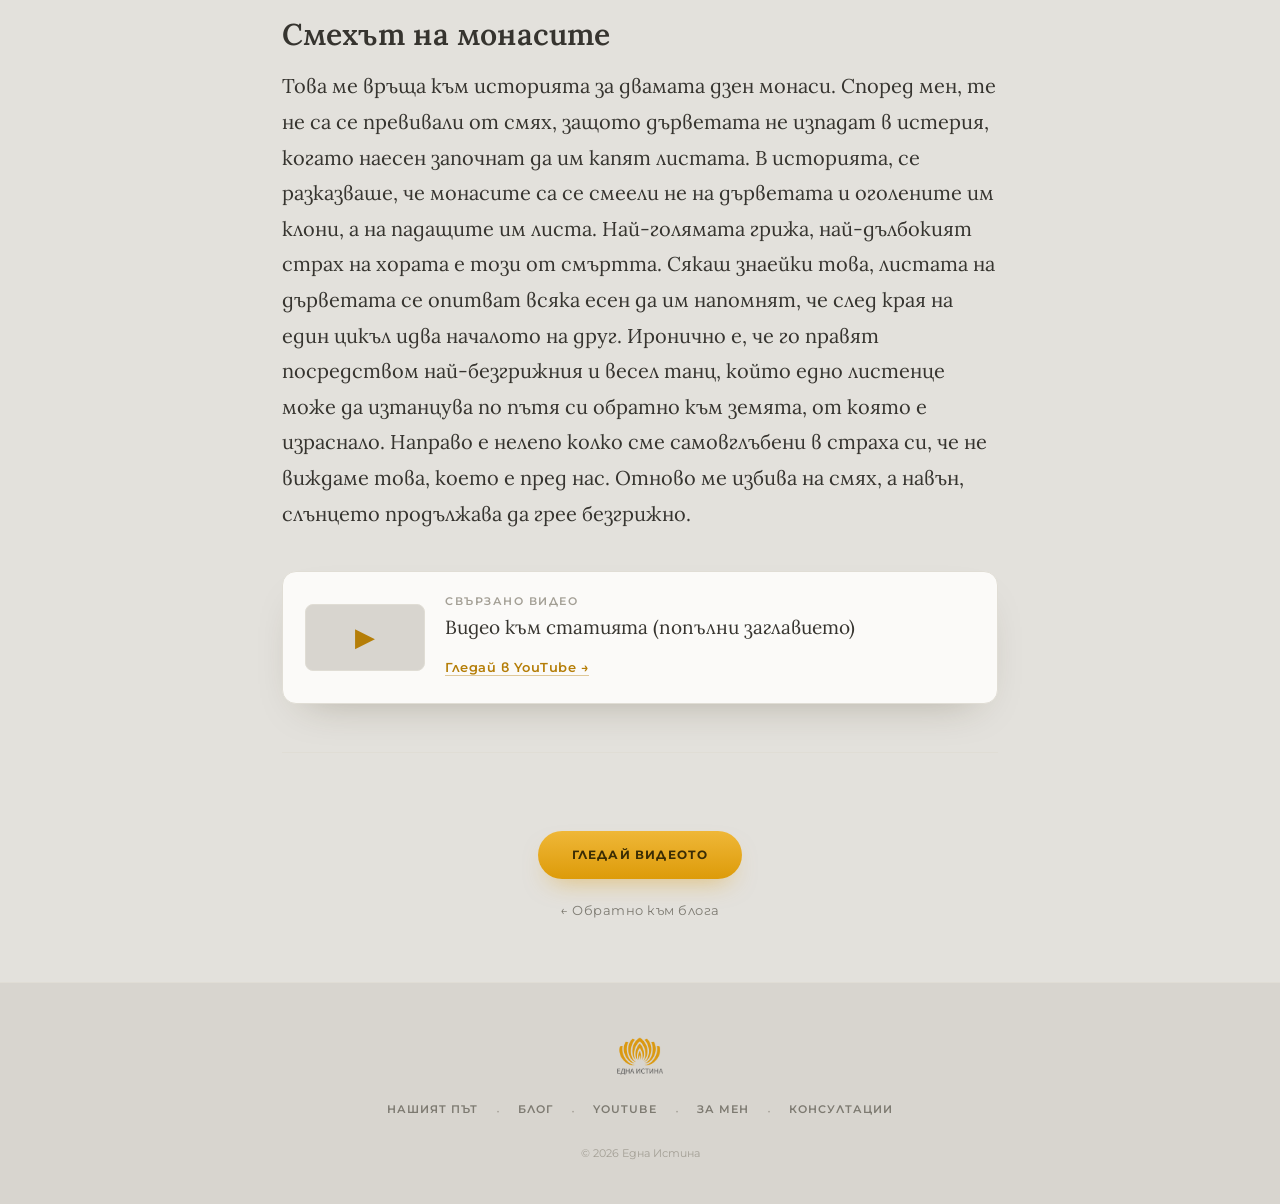
<file: blog-10-za-bitieto-dushata-i-karmata.html>
<!DOCTYPE html>
<html lang="bg">
<head>
<meta charset="UTF-8">
<meta name="viewport" content="width=device-width, initial-scale=1.0">
<title>За битието, душата и кармата · Една Истина</title>
<meta name="description" content="Защо двама дзен монаси се смеят на падащите листа — за пътя на душата, цикъла на битието и кармата. Статия 10 от пътеката на Една Истина.">
<link rel="preconnect" href="https://fonts.googleapis.com">
<link rel="preconnect" href="https://fonts.gstatic.com" crossorigin>
<link href="https://fonts.googleapis.com/css2?family=Lora:ital,wght@0,400;0,500;0,600;0,700;1,400;1,500&family=Montserrat:wght@400;500;600;700&display=swap&subset=cyrillic,cyrillic-ext,latin" rel="stylesheet">
<link rel="stylesheet" href="edna.css">
<style>
  /* само компонентите, специфични за страницата-статия (останалото е в edna.css) */
  .article-wrap{max-width:760px;margin:0 auto;padding:0 22px}
  header.post{text-align:center;padding:60px 0 28px}
  .article-cat{display:inline-block;padding:7px 20px;border:1px solid var(--pill);border-radius:40px;font-size:11px;font-weight:600;letter-spacing:.16em;text-transform:uppercase;color:var(--ink-dim);background:rgba(255,255,255,.4)}
  h1.article-title{font-family:'Lora',serif;font-weight:600;font-size:clamp(34px,6vw,54px);line-height:1.08;letter-spacing:-.01em;color:var(--ink);margin:22px 0 14px}
  .article-lead{font-family:'Lora',serif;font-style:italic;font-size:clamp(18px,2.4vw,21px);color:var(--ink-soft);line-height:1.5;max-width:620px;margin:0 auto}
  .article-meta{margin-top:22px;font-size:12px;color:var(--ink-faint);letter-spacing:.06em;font-weight:500}
  .article-meta b{color:var(--ink-dim);font-weight:600}
  .cover{max-width:980px;margin:14px auto 0;padding:0 22px}
  .cover .frame{aspect-ratio:16/9;border-radius:14px;overflow:hidden;background:var(--bg-2);border:1px solid var(--line);display:grid;place-items:center;color:var(--ink-faint);font-size:13px}
  .cover img{width:100%;height:100%;object-fit:cover}
  .prose{padding-top:44px;padding-bottom:20px;font-family:'Lora',serif;font-size:20px;color:var(--ink);line-height:1.78}
  .prose p{margin:0 0 26px}
  .prose p:first-of-type::first-letter{font-size:4.2em;float:left;line-height:.78;padding:6px 12px 0 0;color:var(--gold-deep);font-weight:600}
  .prose h2{font-family:'Lora',serif;font-weight:600;font-size:30px;color:var(--ink);margin:46px 0 16px;line-height:1.2}
  .prose h3{font-family:'Montserrat';font-weight:600;font-size:15px;letter-spacing:.1em;text-transform:uppercase;color:var(--gold-deep);margin:40px 0 12px}
  .prose a{color:var(--gold-deep);text-decoration:none;border-bottom:1px solid rgba(181,126,8,.4)}
  .prose a:hover{border-color:var(--gold-deep)}
  .prose ul,.prose ol{margin:0 0 26px;padding-left:26px}
  .prose li{margin:0 0 14px}
  .prose blockquote{margin:38px 0;padding:6px 0 6px 30px;border-left:3px solid var(--gold);font-family:'Lora',serif;font-style:italic;font-size:25px;line-height:1.45;color:var(--ink-soft)}
  .prose blockquote cite{display:block;margin-top:12px;font-size:13px;font-style:normal;font-family:'Montserrat';font-weight:500;letter-spacing:.05em;color:var(--ink-faint)}
  .videocard{display:flex;align-items:center;gap:20px;background:var(--paper);border:1px solid var(--line);border-radius:14px;padding:20px 22px;margin:40px 0;box-shadow:0 18px 44px -24px rgba(60,50,20,.35)}
  .videocard .thumb{width:120px;aspect-ratio:16/9;border-radius:8px;background:var(--bg-2);flex-shrink:0;display:grid;place-items:center;color:var(--gold-deep);font-size:26px;border:1px solid var(--line)}
  .videocard .vt{font-family:'Montserrat';font-size:11px;letter-spacing:.14em;text-transform:uppercase;color:var(--ink-faint);font-weight:600}
  .videocard .vn{font-family:'Lora',serif;font-size:19px;color:var(--ink);margin:4px 0 8px;line-height:1.25}
  .videocard a{font-family:'Montserrat';font-size:13px;font-weight:600;color:var(--gold-deep);text-decoration:none;letter-spacing:.04em}
  hr.sep{border:none;height:1px;background:var(--line);margin:48px 0}
  .endcta{text-align:center;padding:10px 0 60px}
  .endcta .back{display:block;margin-top:20px;font-size:13px;color:var(--ink-dim);text-decoration:none;letter-spacing:.04em}
  .endcta .back:hover{color:var(--gold-deep)}
</style>
</head>
<body>

<button id="back-to-top" aria-label="Нагоре" onclick="window.scrollTo({top:0,behavior:'smooth'})">↑</button>
<div class="bg-lotus" aria-hidden="true"></div>

<nav id="navbar">
  <div class="nav-inner">
    <a href="index.html#path" class="nav-link">Нашият път</a>
    <a href="blog.html" class="nav-link">Блог</a>
    <a href="index.html#youtube" class="nav-link">YouTube</a>
    <a href="index.html" class="nav-logo-wrap"><img src="images/logo.png" alt="Една Истина"></a>
    <a href="index.html#inspiration" class="nav-link">Вдъхновение</a>
    <a href="index.html#about" class="nav-link">За мен</a>
    <a href="https://konsultacii.ednaistina.bg" class="nav-link ext" target="_blank" rel="noopener">Консултации ↗</a>
    <button class="nav-hamburger" id="hamburger" aria-label="Меню"><span></span><span></span><span></span></button>
  </div>
  <div class="nav-drawer" id="nav-drawer">
    <a href="index.html#path" class="nav-link">Нашият път</a>
    <a href="blog.html" class="nav-link">Блог</a>
    <a href="index.html#youtube" class="nav-link">YouTube</a>
    <a href="index.html#inspiration" class="nav-link">Вдъхновение</a>
    <a href="index.html#about" class="nav-link">За мен</a>
    <a href="https://konsultacii.ednaistina.bg" class="nav-link ext" target="_blank" rel="noopener">Консултации ↗</a>
  </div>
</nav>

<header class="post">
  <div class="article-wrap">
    <!-- ✎ Категория (номерът е част от идентичността на статията) -->
    <span class="article-cat">10 · Основата</span>
    <!-- ✎ Заглавие на статията -->
    <h1 class="article-title">За битието, душата и кармата</h1>
    <!-- ✎ Подзаглавие / въведение -->
    <p class="article-lead">Защо двама дзен монаси се смеят на падащите листа — за пътя на душата, цикъла на битието и кармата.</p>
    <!-- ✎ Автор · дата · време за четене -->
    <div class="article-meta"><b>Една Истина</b> · 19 април 2026 · 6 мин четене</div>
  </div>
</header>

<!-- ✎ Корица (по избор) — замени frame с <img src="images/cover-10.jpg" alt=""> -->
<div class="cover"><div class="frame">Корица 16:9 (по избор)</div></div>

<article class="article-wrap prose">
  <p>Навън е тихо. Слънцето грее приятно, а в далечината, близо до хоризонта, се вижда само едно-едничко облаче. Толкова е светло и зареждащо с позитивизъм, че ми се иска да ида на двора, да опъна един шезлонг и... Опомням се, че въпреки слънцето и ясното небе, навън е едва 13 градуса. Става ми смешно и на лицето ми грейва усмивка. Изведнъж от нищото, изниква споменът за една история, която чух преди две-три години. Разказваше я Алън Уотс в една от лекциите си.</p>

  <h2>Двамата монаси</h2>
  <p>Историята беше за двама дзен монаси, които, докато се разхождали в гората, избухнали в неистов смях при вида на падащите пурпурни листа. Алън Уотс така и не обясни защо, но си спомням, че коментарът му някак си дисоциираше смеха им от какъвто и да е смисъл. Не познавам много дзен монаси, но съм сигурен, че сред тях едва ли има много, които да се търкалят на пода от смях без сериозна причина. Затова и историята ми се стори незавършена. Лекцията продължи в друга насока, но мен ме тормозеше неприятното чувство, което изпитвах, когато ме караха да си лягам преди края на филма. Неудовлетвореност, породена от копнеж за края на историята. Добре, че бе брилянтната реторика на Алън Уотс да пренасочи вниманието ми към следващата част от лекцията, превръщайки неудовлетворението в любопитство.</p>
  <p>Дълго време не се бях сещал за тази история, но преди няколко месеца, докато шофирах, в съзнанието ми изкристализира една мисъл. Тя хем обясни човешкото битие и кармата, хем разкри дълбокия смисъл в смеха на монасите. Отново ме напушва смях, но желанието да споделя прозрението си с вас ме кара да продължа сериозно. В предишните постове на <a href="blog.html">блога</a>, говорихме за енергиите, Волята, Любовта/Страха и съзнанието. Сега е редно да кажем и няколко думи за битието, душата и кармата. Някои от вас, навярно, вече са направили връзката между фрагментираното космическо съзнание, Волята и душата.</p>
  <blockquote>Човек е блендата, през която вселената наблюдава себе си.<cite>— Алън Уотс</cite></blockquote>
  <p>Красиви думи, криещи дълбок смисъл. Аз бих внесъл една малка корекция: не вселената, а извънвселенският разум, наблюдава и опознава себе си.</p>

  <h2>Що е душа?</h2>
  <p>Сега вече можем да определим душите по следния начин: <strong>душите са отделните безсмъртни фрагменти опит и познание, изграждащи извънвселенския всевишен разум</strong>. Човешките души са дарени с Волята, която може до известна степен да трансформира енергията, изграждаща вселената ни. И по образ и подобие на Всемогъщия, хората могат да създават нови светове чрез въображението и сънищата си. Битието е пътят, който душата изминава до сливането си със Създателя, разбивайки или подсилвайки стените на собствения си фрагмент. Дори и безсмъртен, този фрагмент остава подвластен на закона за тленността, който властва в нашата вселена. Вселената ни също е подвластна на закона за биполярността. Поради това, за да живеем, трябва и, рано или късно, да умрем. Една матрьошка се затваря и съзнанието се прехвърля в новоотворилата се такава. По този начин битието на душата продължава. Подобно на съдбата, която предопределя възможностите за избор, пред които сме изправяни в живота, така <strong>кармата определя естеството на самия живот</strong>: на какво ниво е следващата секция от битието зависи от направените през последния избори. Каквото горе, това и долу. Херметическият принцип е спазен отново.</p>

  <h2>Как знанието лекува</h2>
  <p>Идва ред да научим и как това знание може да „излекува“ душата. Как болката и тъгата трансмутират в удоволствие и радост. Предполагам, вече се досетихте, че не душата, а умът е този, който изпитва и трансформира тези емоции. В една от първите статии на блога разгледахме <a href="blog-02-kak-da-razshirim-saznanieto-si-chrez-energiyata.html">емоциите като енергия в движение</a>. И след като става дума за енергия, не може да не споменем и трансформацията ѝ под силата на волята. Как се случва това, ще видим в следната история от моята практика.</p>
  <p>Наскоро един мъж, който бе загубил майка си, потърси съвета ми. Болката и тъгата от тежката загуба го бяха вкарали в тежка депресия. Година след кончината на майка му, на моя познат му се бе родила дъщеричка. Той сподели, че усеща как душевното му състояние се отразява на връзката с първородното си дете. Казах му, че просто трябва да промени перспективата си и така ще повлияе на енергията си и състоянието си. За да направи това, му предложих, всеки ден да разказва на малката си рожба истории, в които е бил щастлив с майка си. Той трябваше да прави това и всеки път, когато му се приискваше да се затваря в офиса си и да слуша блус, отдавайки се на мъката си. По този начин вниманието му щеше да се фокусира не върху загубата, а върху майчината обич, с която е израснал. Казах му и че всеки път, когато му идва да каже „баба ти щеше да каже или направи същото“, то това е не само неговото съзнание, което говори, но и съзнанието на майка му. Така чрез волята си, той щеше да се превърне в проводник на Любовта и по този начин да трансформира в нещо позитивно същите емоции, които го измъчваха.</p>
  <p>Друго, обаче, му спестих. Спестих му, че когато душите си взаимодействат, те спомагат за разграждането или подсилването на бариерите на отделните фрагменти от висшето съзнание. Страхът огражда и разделя, а любовта събира и приобщава. Затова и организмите, волно или не, събират и предават информация напред чрез поколенията си. За разлика от животните, хората могат да правят това и като разказват истории. Дали с букви, звуци или багрила, осъзнато или не, душата се опитва да се събуди от съня и да се върне към Твореца. Затова и се поражда нуждата вътрешната вселена да се материализира в картина, музика или, както е в моя случай, текст. <strong>Творението, на свой ред, твори.</strong></p>

  <h2>Смехът на монасите</h2>
  <p>Това ме връща към историята за двамата дзен монаси. Според мен, те не са се превивали от смях, защото дърветата не изпадат в истерия, когато наесен започнат да им капят листата. В историята, се разказваше, че монасите са се смеели не на дърветата и оголените им клони, а на падащите им листа. Най-голямата грижа, най-дълбокият страх на хората е този от смъртта. Сякаш знаейки това, листата на дърветата се опитват всяка есен да им напомнят, че след края на един цикъл идва началото на друг. Иронично е, че го правят посредством най-безгрижния и весел танц, който едно листенце може да изтанцува по пътя си обратно към земята, от която е израснало. Направо е нелепо колко сме самовглъбени в страха си, че не виждаме това, което е пред нас. Отново ме избива на смях, а навън, слънцето продължава да грее безгрижно.</p>

  <!-- ✎ Карта към свързано видео — смени заглавието и постави линка към конкретното видео; ако няма видео, изтрий целия блок videocard -->
  <div class="videocard">
    <div class="thumb">▶</div>
    <div>
      <div class="vt">Свързано видео</div>
      <div class="vn">Видео към статията (попълни заглавието)</div>
      <a href="https://www.youtube.com/@ednaistina" target="_blank" rel="noopener">Гледай в YouTube →</a>
    </div>
  </div>
  <hr class="sep">
</article>

<div class="endcta">
  <!-- ✎ Бутон към видеото (същия линк като в картата по-горе) -->
  <a class="btn-primary" href="https://www.youtube.com/@ednaistina" target="_blank" rel="noopener">Гледай видеото</a>
  <a class="back" href="blog.html">← Обратно към блога</a>
</div>

<footer>
  <div class="footer-logo"><img src="images/logo.png" alt="Една Истина"></div>
  <div class="footer-links">
    <a href="index.html#path" class="footer-link">Нашият път</a><span class="footer-div">·</span>
    <a href="blog.html" class="footer-link">Блог</a><span class="footer-div">·</span>
    <a href="index.html#youtube" class="footer-link">YouTube</a><span class="footer-div">·</span>
    <a href="index.html#about" class="footer-link">За мен</a><span class="footer-div">·</span>
    <a href="https://konsultacii.ednaistina.bg" class="footer-link" target="_blank" rel="noopener">Консултации</a>
  </div>
  <div class="footer-copy">© 2026 Една Истина</div>
</footer>

<script>
  const btt=document.getElementById('back-to-top');
  addEventListener('scroll',()=>btt.classList.toggle('visible',scrollY>420));
  const ham=document.getElementById('hamburger'),drw=document.getElementById('nav-drawer');
  ham.addEventListener('click',()=>{ham.classList.toggle('open');drw.classList.toggle('open')});
  drw.querySelectorAll('a').forEach(l=>l.addEventListener('click',()=>{ham.classList.remove('open');drw.classList.remove('open')}));
</script>
</body>
</html>
</file>
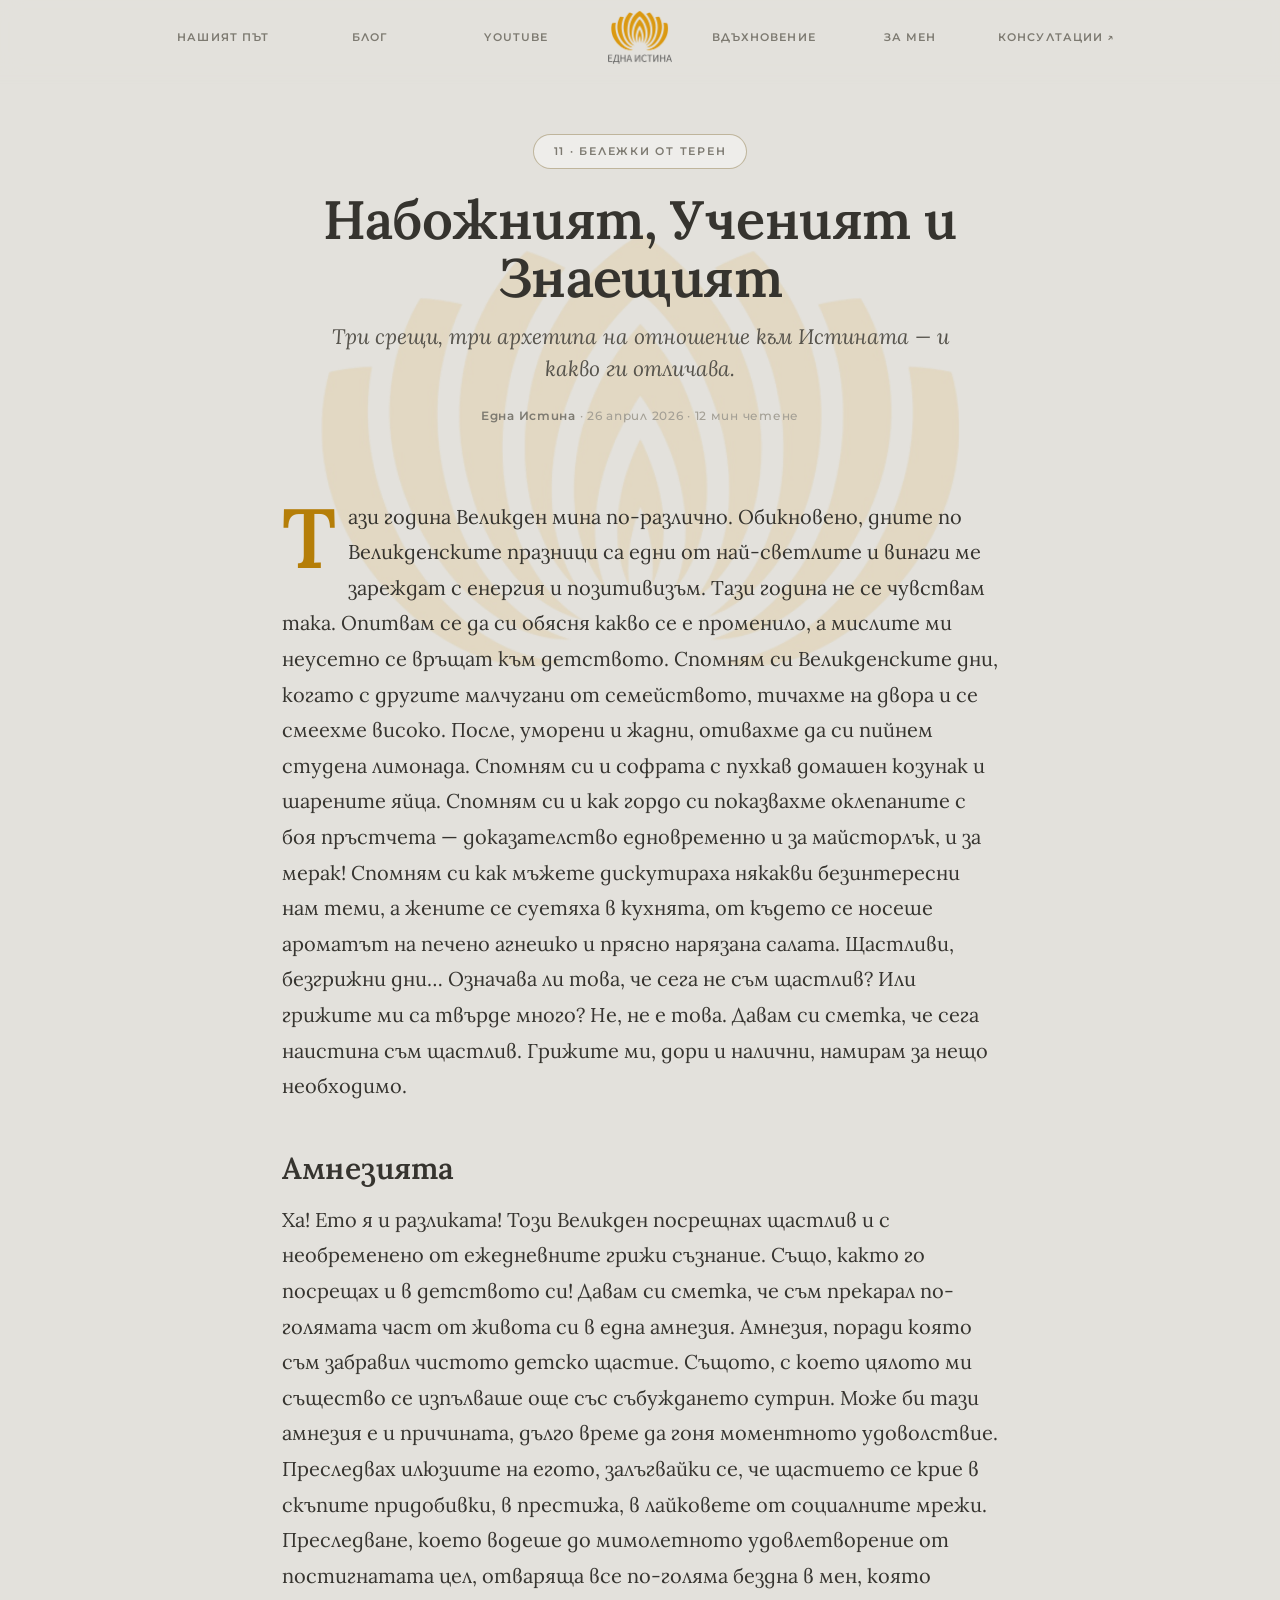
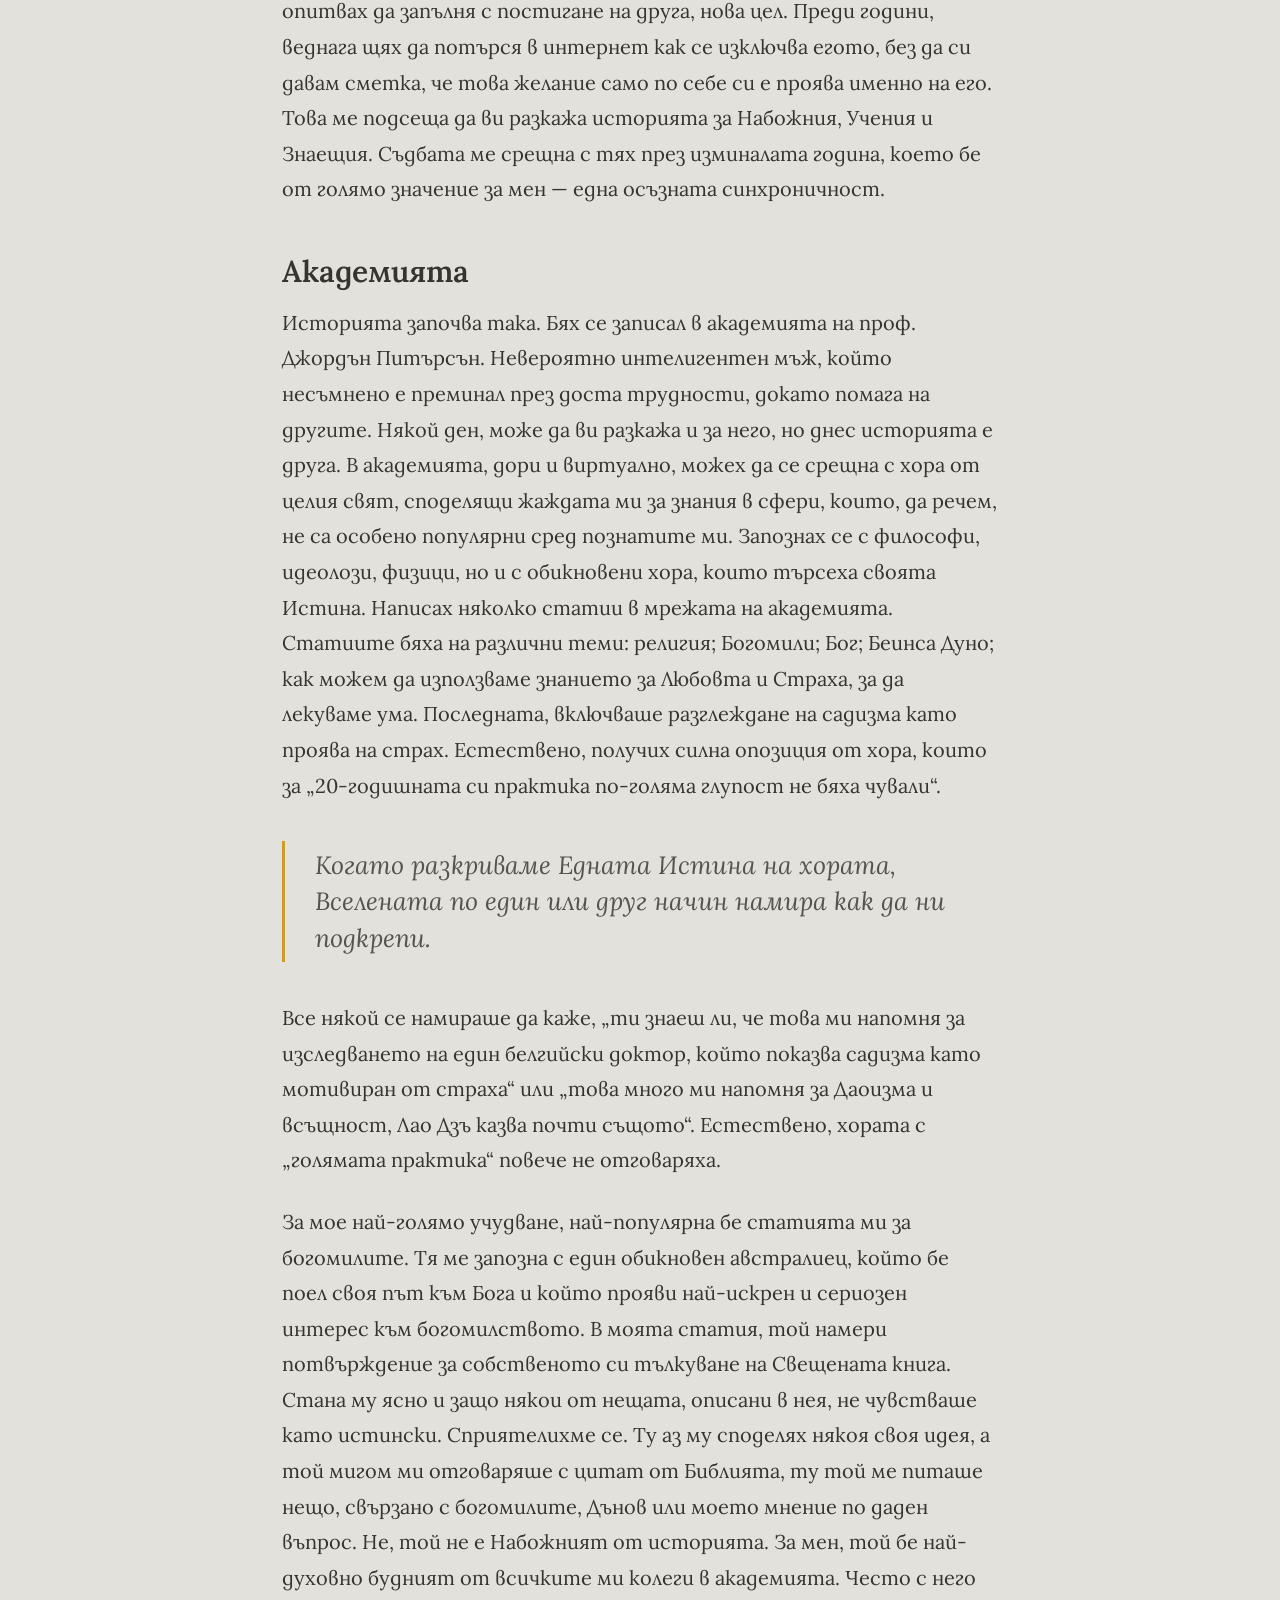
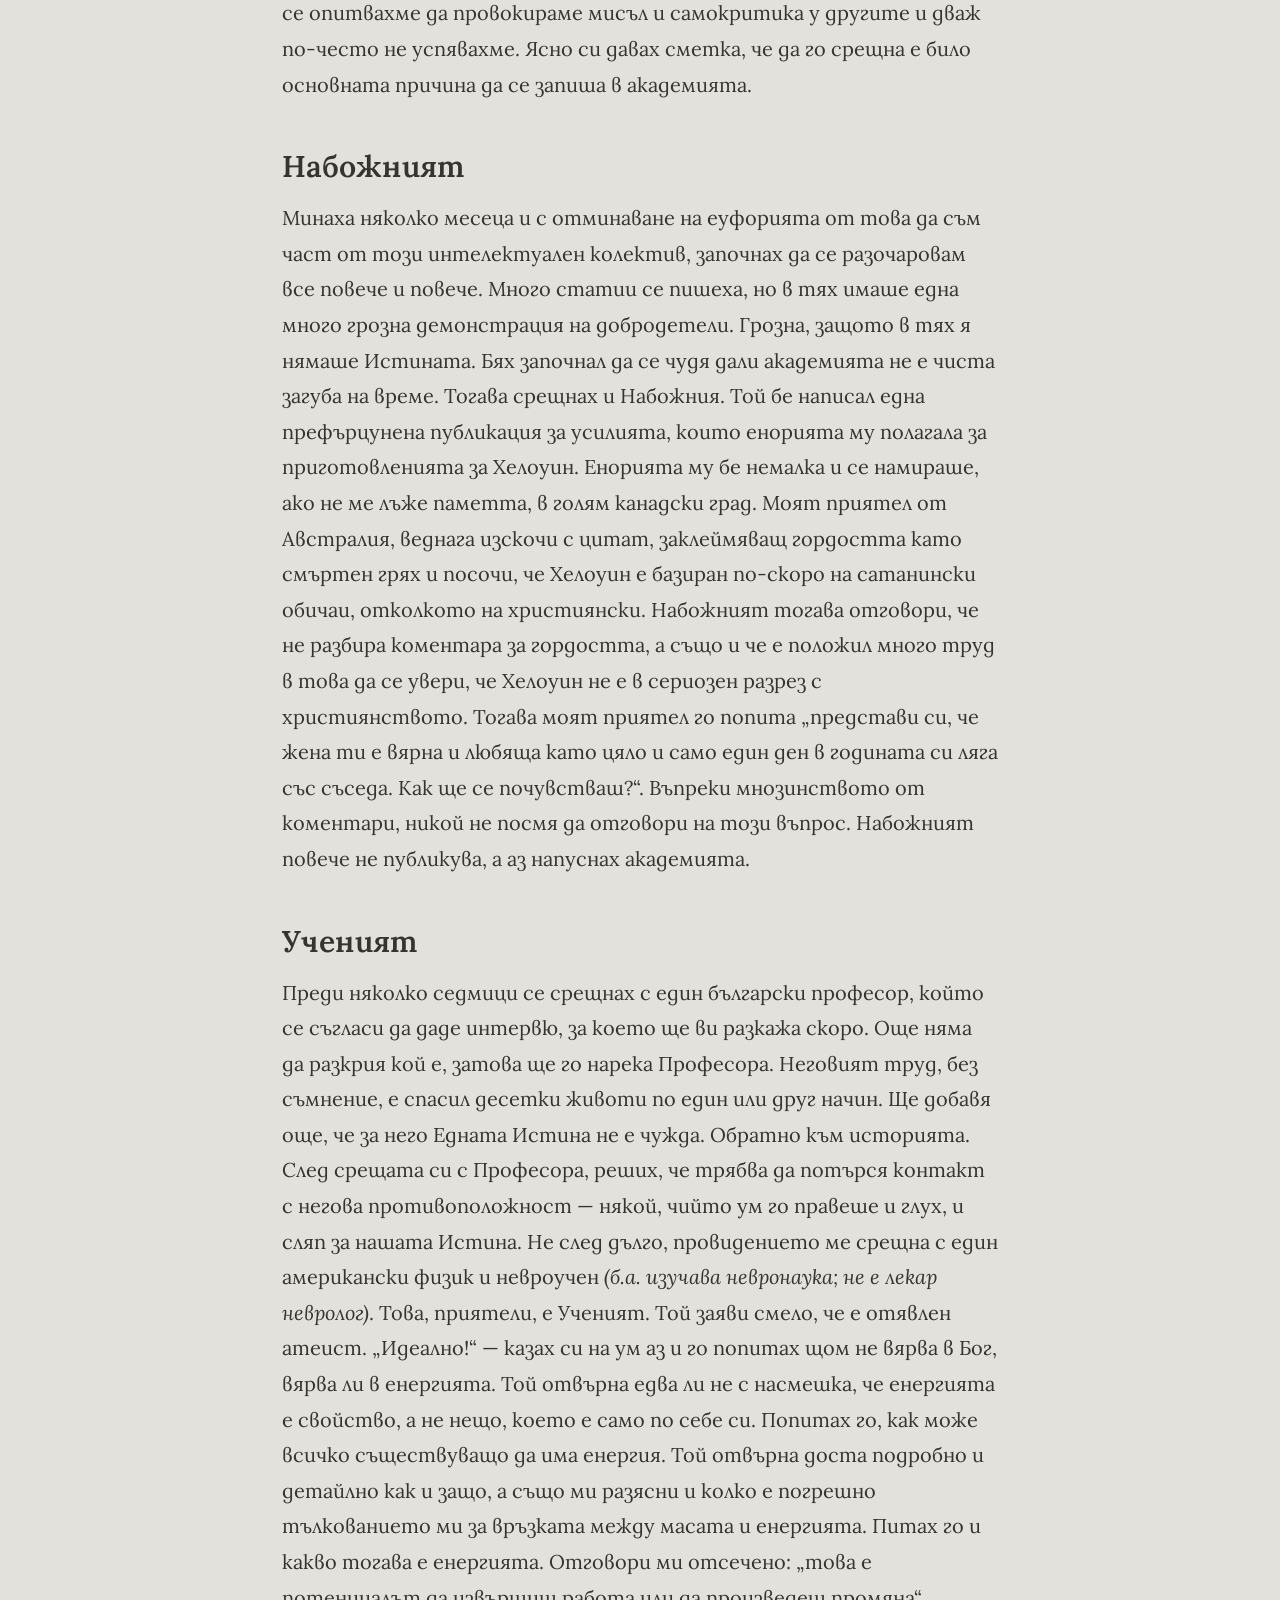
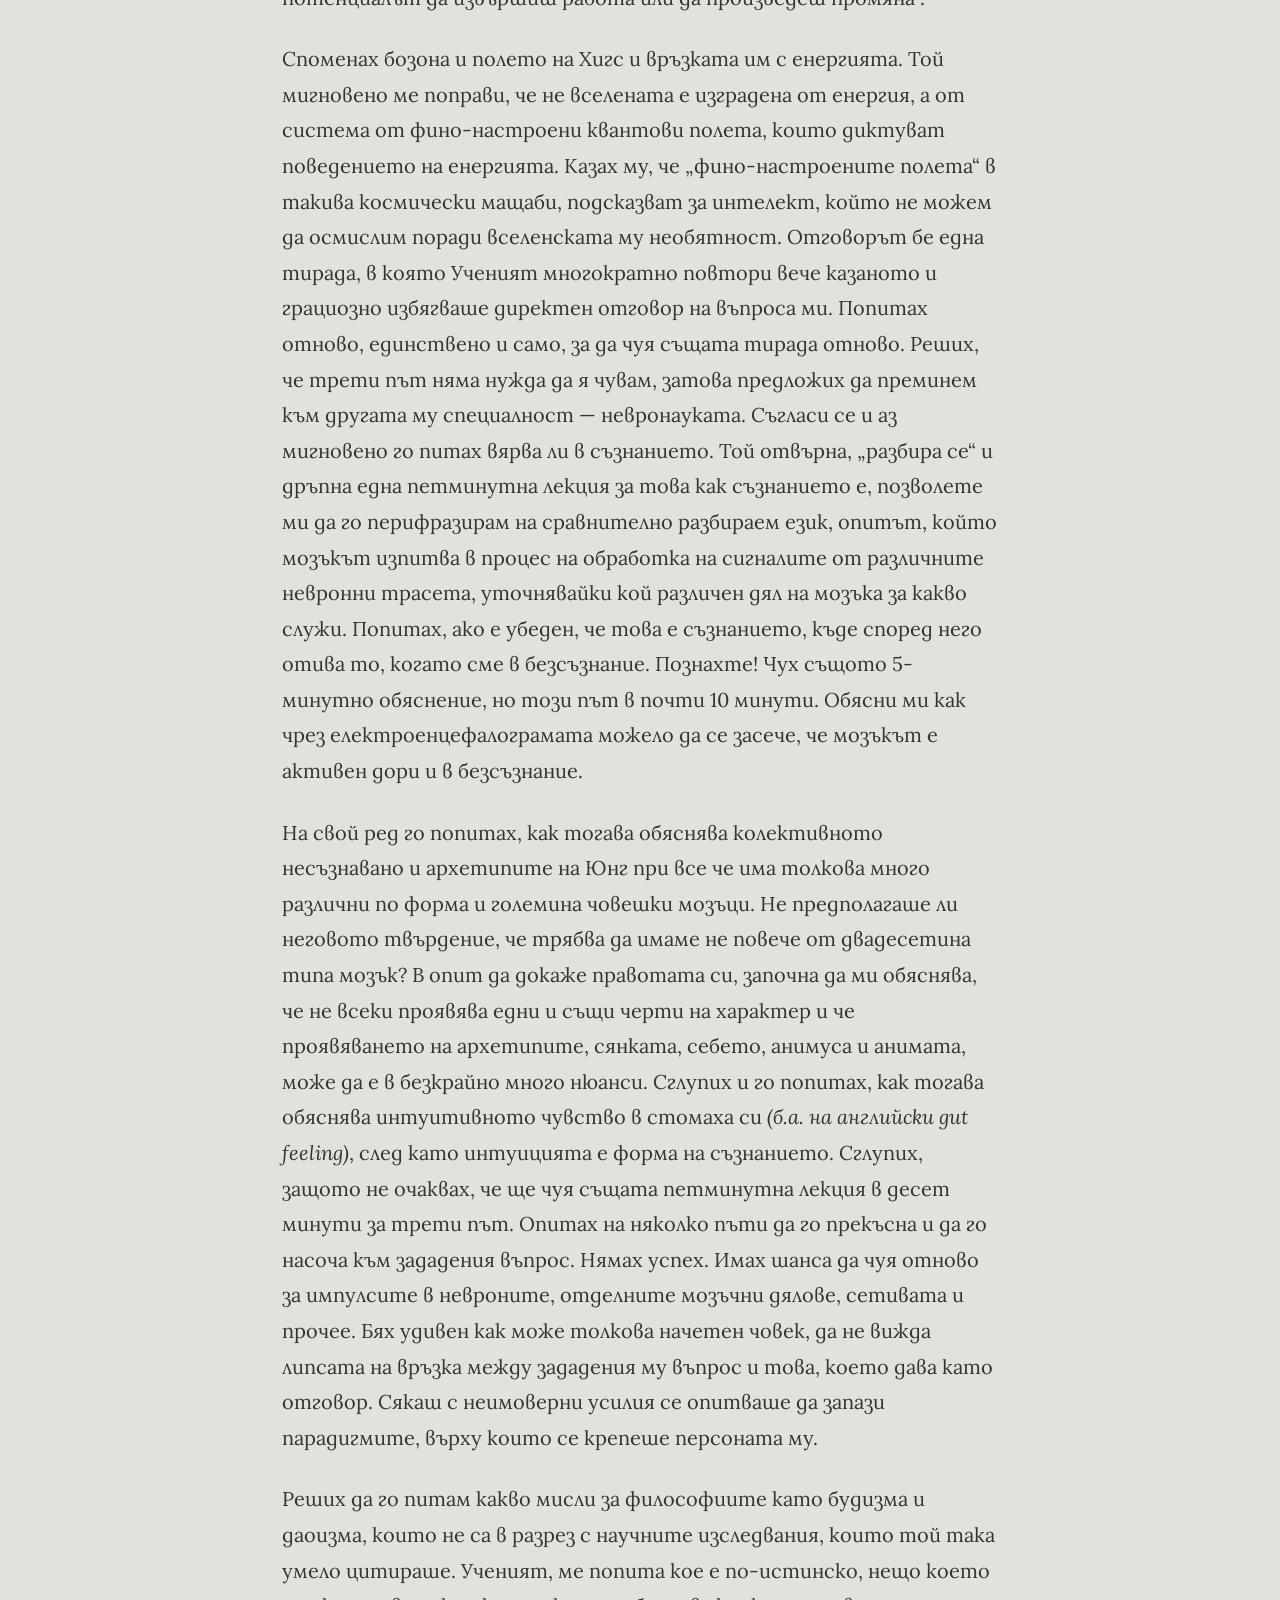
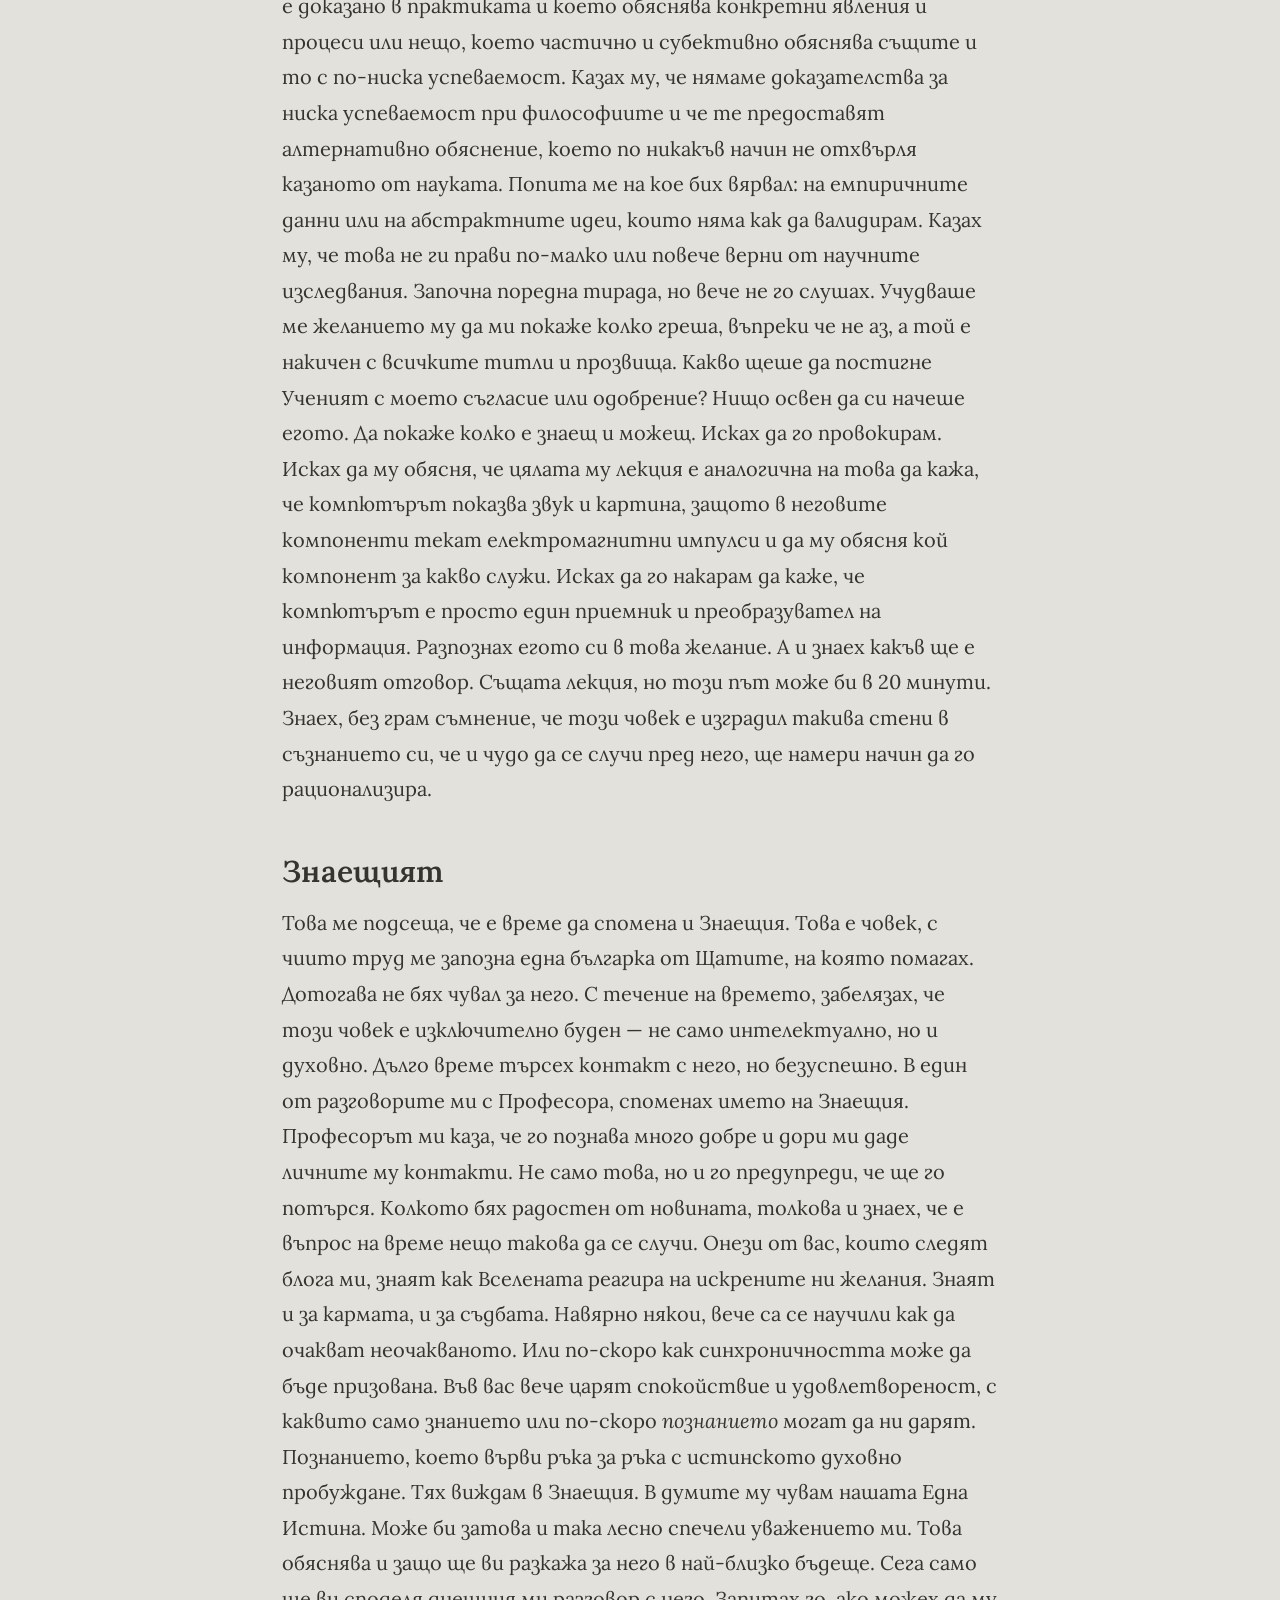
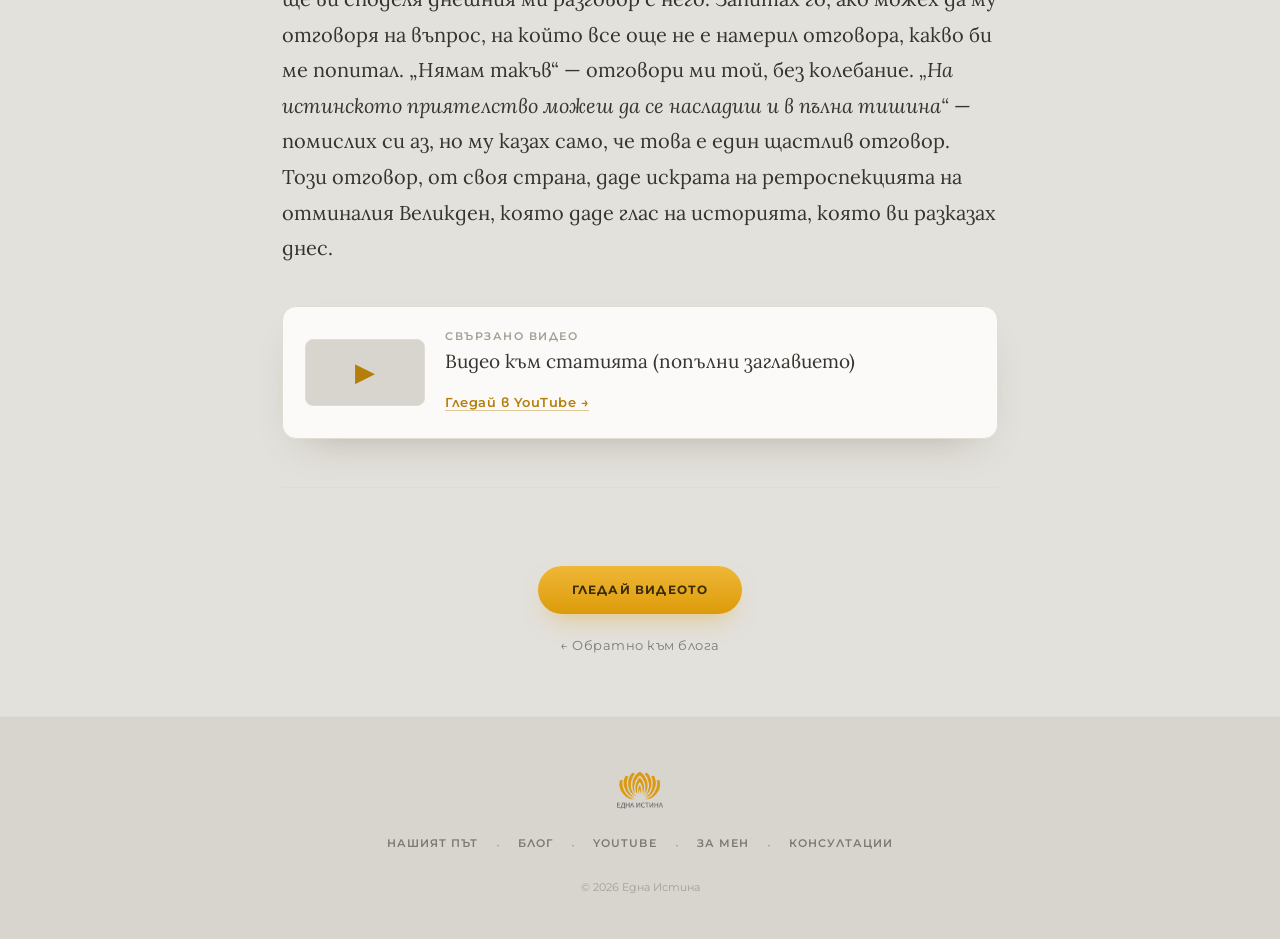
<file: blog-11-nabozhniyat-ucheniyat-i-znaeshtiyat.html>
<!DOCTYPE html>
<html lang="bg">
<head>
<meta charset="UTF-8">
<meta name="viewport" content="width=device-width, initial-scale=1.0">
<title>Набожният, Ученият и Знаещият · Една Истина</title>
<meta name="description" content="Три срещи, три архетипа на отношение към Истината — и какво ги отличава. Статия 11 от пътеката на Една Истина.">
<link rel="preconnect" href="https://fonts.googleapis.com">
<link rel="preconnect" href="https://fonts.gstatic.com" crossorigin>
<link href="https://fonts.googleapis.com/css2?family=Lora:ital,wght@0,400;0,500;0,600;0,700;1,400;1,500&family=Montserrat:wght@400;500;600;700&display=swap&subset=cyrillic,cyrillic-ext,latin" rel="stylesheet">
<link rel="stylesheet" href="edna.css">
<style>
  /* само компонентите, специфични за страницата-статия (останалото е в edna.css) */
  .article-wrap{max-width:760px;margin:0 auto;padding:0 22px}
  header.post{text-align:center;padding:60px 0 28px}
  .article-cat{display:inline-block;padding:7px 20px;border:1px solid var(--pill);border-radius:40px;font-size:11px;font-weight:600;letter-spacing:.16em;text-transform:uppercase;color:var(--ink-dim);background:rgba(255,255,255,.4)}
  h1.article-title{font-family:'Lora',serif;font-weight:600;font-size:clamp(34px,6vw,54px);line-height:1.08;letter-spacing:-.01em;color:var(--ink);margin:22px 0 14px}
  .article-lead{font-family:'Lora',serif;font-style:italic;font-size:clamp(18px,2.4vw,21px);color:var(--ink-soft);line-height:1.5;max-width:620px;margin:0 auto}
  .article-meta{margin-top:22px;font-size:12px;color:var(--ink-faint);letter-spacing:.06em;font-weight:500}
  .article-meta b{color:var(--ink-dim);font-weight:600}
  .cover{max-width:980px;margin:14px auto 0;padding:0 22px}
  .cover .frame{aspect-ratio:16/9;border-radius:14px;overflow:hidden;background:var(--bg-2);border:1px solid var(--line);display:grid;place-items:center;color:var(--ink-faint);font-size:13px}
  .cover img{width:100%;height:100%;object-fit:cover}
  .prose{padding-top:44px;padding-bottom:20px;font-family:'Lora',serif;font-size:20px;color:var(--ink);line-height:1.78}
  .prose p{margin:0 0 26px}
  .prose p:first-of-type::first-letter{font-size:4.2em;float:left;line-height:.78;padding:6px 12px 0 0;color:var(--gold-deep);font-weight:600}
  .prose h2{font-family:'Lora',serif;font-weight:600;font-size:30px;color:var(--ink);margin:46px 0 16px;line-height:1.2}
  .prose h3{font-family:'Montserrat';font-weight:600;font-size:15px;letter-spacing:.1em;text-transform:uppercase;color:var(--gold-deep);margin:40px 0 12px}
  .prose a{color:var(--gold-deep);text-decoration:none;border-bottom:1px solid rgba(181,126,8,.4)}
  .prose a:hover{border-color:var(--gold-deep)}
  .prose ul,.prose ol{margin:0 0 26px;padding-left:26px}
  .prose li{margin:0 0 14px}
  .prose blockquote{margin:38px 0;padding:6px 0 6px 30px;border-left:3px solid var(--gold);font-family:'Lora',serif;font-style:italic;font-size:25px;line-height:1.45;color:var(--ink-soft)}
  .prose blockquote cite{display:block;margin-top:12px;font-size:13px;font-style:normal;font-family:'Montserrat';font-weight:500;letter-spacing:.05em;color:var(--ink-faint)}
  .videocard{display:flex;align-items:center;gap:20px;background:var(--paper);border:1px solid var(--line);border-radius:14px;padding:20px 22px;margin:40px 0;box-shadow:0 18px 44px -24px rgba(60,50,20,.35)}
  .videocard .thumb{width:120px;aspect-ratio:16/9;border-radius:8px;background:var(--bg-2);flex-shrink:0;display:grid;place-items:center;color:var(--gold-deep);font-size:26px;border:1px solid var(--line)}
  .videocard .vt{font-family:'Montserrat';font-size:11px;letter-spacing:.14em;text-transform:uppercase;color:var(--ink-faint);font-weight:600}
  .videocard .vn{font-family:'Lora',serif;font-size:19px;color:var(--ink);margin:4px 0 8px;line-height:1.25}
  .videocard a{font-family:'Montserrat';font-size:13px;font-weight:600;color:var(--gold-deep);text-decoration:none;letter-spacing:.04em}
  hr.sep{border:none;height:1px;background:var(--line);margin:48px 0}
  .endcta{text-align:center;padding:10px 0 60px}
  .endcta .back{display:block;margin-top:20px;font-size:13px;color:var(--ink-dim);text-decoration:none;letter-spacing:.04em}
  .endcta .back:hover{color:var(--gold-deep)}
</style>
</head>
<body>

<button id="back-to-top" aria-label="Нагоре" onclick="window.scrollTo({top:0,behavior:'smooth'})">↑</button>
<div class="bg-lotus" aria-hidden="true"></div>

<nav id="navbar">
  <div class="nav-inner">
    <a href="index.html#path" class="nav-link">Нашият път</a>
    <a href="blog.html" class="nav-link">Блог</a>
    <a href="index.html#youtube" class="nav-link">YouTube</a>
    <a href="index.html" class="nav-logo-wrap"><img src="images/logo.png" alt="Една Истина"></a>
    <a href="index.html#inspiration" class="nav-link">Вдъхновение</a>
    <a href="index.html#about" class="nav-link">За мен</a>
    <a href="https://konsultacii.ednaistina.bg" class="nav-link ext" target="_blank" rel="noopener">Консултации ↗</a>
    <button class="nav-hamburger" id="hamburger" aria-label="Меню"><span></span><span></span><span></span></button>
  </div>
  <div class="nav-drawer" id="nav-drawer">
    <a href="index.html#path" class="nav-link">Нашият път</a>
    <a href="blog.html" class="nav-link">Блог</a>
    <a href="index.html#youtube" class="nav-link">YouTube</a>
    <a href="index.html#inspiration" class="nav-link">Вдъхновение</a>
    <a href="index.html#about" class="nav-link">За мен</a>
    <a href="https://konsultacii.ednaistina.bg" class="nav-link ext" target="_blank" rel="noopener">Консултации ↗</a>
  </div>
</nav>

<header class="post">
  <div class="article-wrap">
    <!-- ✎ Категория (номерът е част от идентичността на статията) -->
    <span class="article-cat">11 · Бележки от терен</span>
    <!-- ✎ Заглавие на статията -->
    <h1 class="article-title">Набожният, Ученият и Знаещият</h1>
    <!-- ✎ Подзаглавие / въведение -->
    <p class="article-lead">Три срещи, три архетипа на отношение към Истината — и какво ги отличава.</p>
    <!-- ✎ Автор · дата · време за четене -->
    <div class="article-meta"><b>Една Истина</b> · 26 април 2026 · 12 мин четене</div>
  </div>
</header>

<!-- ✎ Корица (по избор) — замени frame с <img src="images/cover-11.jpg" alt=""> -->
<!-- <div class="cover"><div class="frame">Корица 16:9 (по избор)</div></div> -->

<article class="article-wrap prose">
  <p>Тази година Великден мина по-различно. Обикновено, дните по Великденските празници са едни от най-светлите и винаги ме зареждат с енергия и позитивизъм. Тази година не се чувствам така. Опитвам се да си обясня какво се е променило, а мислите ми неусетно се връщат към детството. Спомням си Великденските дни, когато с другите малчугани от семейството, тичахме на двора и се смеехме високо. После, уморени и жадни, отивахме да си пийнем студена лимонада. Спомням си и софрата с пухкав домашен козунак и шарените яйца. Спомням си и как гордо си показвахме оклепаните с боя пръстчета — доказателство едновременно и за майсторлък, и за мерак! Спомням си как мъжете дискутираха някакви безинтересни нам теми, а жените се суетяха в кухнята, от където се носеше ароматът на печено агнешко и прясно нарязана салата. Щастливи, безгрижни дни… Означава ли това, че сега не съм щастлив? Или грижите ми са твърде много? Не, не е това. Давам си сметка, че сега наистина съм щастлив. Грижите ми, дори и налични, намирам за нещо необходимо.</p>

  <h2>Амнезията</h2>
  <p>Ха! Ето я и разликата! Този Великден посрещнах щастлив и с необременено от ежедневните грижи съзнание. Също, както го посрещах и в детството си! Давам си сметка, че съм прекарал по-голямата част от живота си в една амнезия. Амнезия, поради която съм забравил чистото детско щастие. Същото, с което цялото ми същество се изпълваше още със събуждането сутрин. Може би тази амнезия е и причината, дълго време да гоня моментното удоволствие. Преследвах илюзиите на егото, залъгвайки се, че щастието се крие в скъпите придобивки, в престижа, в лайковете от социалните мрежи. Преследване, което водеше до мимолетното удовлетворение от постигнатата цел, отваряща все по-голяма бездна в мен, която опитвах да запълня с постигане на друга, нова цел. Преди години, веднага щях да потърся в интернет как се изключва егото, без да си давам сметка, че това желание само по себе си е проява именно на его. Това ме подсеща да ви разкажа историята за Набожния, Учения и Знаещия. Съдбата ме срещна с тях през изминалата година, което бе от голямо значение за мен — една осъзната синхроничност.</p>

  <h2>Академията</h2>
  <p>Историята започва така. Бях се записал в академията на проф. Джордън Питърсън. Невероятно интелигентен мъж, който несъмнено е преминал през доста трудности, докато помага на другите. Някой ден, може да ви разкажа и за него, но днес историята е друга. В академията, дори и виртуално, можех да се срещна с хора от целия свят, споделящи жаждата ми за знания в сфери, които, да речем, не са особено популярни сред познатите ми. Запознах се с философи, идеолози, физици, но и с обикновени хора, които търсеха своята Истина. Написах няколко статии в мрежата на академията. Статиите бяха на различни теми: религия; Богомили; Бог; Беинса Дуно; как можем да използваме знанието за Любовта и Страха, за да лекуваме ума. Последната, включваше разглеждане на садизма като проява на страх. Естествено, получих силна опозиция от хора, които за „20-годишната си практика по-голяма глупост не бяха чували“.</p>
  <blockquote>Когато разкриваме Едната Истина на хората, Вселената по един или друг начин намира как да ни подкрепи.</blockquote>
  <p>Все някой се намираше да каже, „ти знаеш ли, че това ми напомня за изследването на един белгийски доктор, който показва садизма като мотивиран от страха“ или „това много ми напомня за Даоизма и всъщност, Лао Дзъ казва почти същото“. Естествено, хората с „голямата практика“ повече не отговаряха.</p>
  <p>За мое най-голямо учудване, най-популярна бе статията ми за богомилите. Тя ме запозна с един обикновен австралиец, който бе поел своя път към Бога и който прояви най-искрен и сериозен интерес към богомилството. В моята статия, той намери потвърждение за собственото си тълкуване на Свещената книга. Стана му ясно и защо някои от нещата, описани в нея, не чувстваше като истински. Сприятелихме се. Ту аз му споделях някоя своя идея, а той мигом ми отговаряше с цитат от Библията, ту той ме питаше нещо, свързано с богомилите, Дънов или моето мнение по даден въпрос. Не, той не е Набожният от историята. За мен, той бе най-духовно будният от всичките ми колеги в академията. Често с него се опитвахме да провокираме мисъл и самокритика у другите и дваж по-често не успявахме. Ясно си давах сметка, че да го срещна е било основната причина да се запиша в академията.</p>

  <h2>Набожният</h2>
  <p>Минаха няколко месеца и с отминаване на еуфорията от това да съм част от този интелектуален колектив, започнах да се разочаровам все повече и повече. Много статии се пишеха, но в тях имаше една много грозна демонстрация на добродетели. Грозна, защото в тях я нямаше Истината. Бях започнал да се чудя дали академията не е чиста загуба на време. Тогава срещнах и Набожния. Той бе написал една префърцунена публикация за усилията, които енорията му полагала за приготовленията за Хелоуин. Енорията му бе немалка и се намираше, ако не ме лъже паметта, в голям канадски град. Моят приятел от Австралия, веднага изскочи с цитат, заклеймяващ гордостта като смъртен грях и посочи, че Хелоуин е базиран по-скоро на сатанински обичаи, отколкото на християнски. Набожният тогава отговори, че не разбира коментара за гордостта, а също и че е положил много труд в това да се увери, че Хелоуин не е в сериозен разрез с християнството. Тогава моят приятел го попита „представи си, че жена ти е вярна и любяща като цяло и само един ден в годината си ляга със съседа. Как ще се почувстваш?“. Въпреки мнозинството от коментари, никой не посмя да отговори на този въпрос. Набожният повече не публикува, а аз напуснах академията.</p>

  <h2>Ученият</h2>
  <p>Преди няколко седмици се срещнах с един български професор, който се съгласи да даде интервю, за което ще ви разкажа скоро. Още няма да разкрия кой е, затова ще го нарека Професора. Неговият труд, без съмнение, е спасил десетки животи по един или друг начин. Ще добавя още, че за него Едната Истина не е чужда. Обратно към историята. След срещата си с Професора, реших, че трябва да потърся контакт с негова противоположност — някой, чийто ум го правеше и глух, и сляп за нашата Истина. Не след дълго, провидението ме срещна с един американски физик и невроучен <em>(б.а. изучава невронаука; не е лекар невролог)</em>. Това, приятели, е Ученият. Той заяви смело, че е отявлен атеист. „Идеално!“ — казах си на ум аз и го попитах щом не вярва в Бог, вярва ли в енергията. Той отвърна едва ли не с насмешка, че енергията е свойство, а не нещо, което е само по себе си. Попитах го, как може всичко съществуващо да има енергия. Той отвърна доста подробно и детайлно как и защо, а също ми разясни и колко е погрешно тълкованието ми за връзката между масата и енергията. Питах го и какво тогава е енергията. Отговори ми отсечено: „това е потенциалът да извършиш работа или да произведеш промяна“.</p>
  <p>Споменах бозона и полето на Хигс и връзката им с енергията. Той мигновено ме поправи, че не вселената е изградена от енергия, а от система от фино-настроени квантови полета, които диктуват поведението на енергията. Казах му, че „фино-настроените полета“ в такива космически мащаби, подсказват за интелект, който не можем да осмислим поради вселенската му необятност. Отговорът бе една тирада, в която Ученият многократно повтори вече казаното и грациозно избягваше директен отговор на въпроса ми. Попитах отново, единствено и само, за да чуя същата тирада отново. Реших, че трети път няма нужда да я чувам, затова предложих да преминем към другата му специалност — невронауката. Съгласи се и аз мигновено го питах вярва ли в съзнанието. Той отвърна, „разбира се“ и дръпна една петминутна лекция за това как съзнанието е, позволете ми да го перифразирам на сравнително разбираем език, опитът, който мозъкът изпитва в процес на обработка на сигналите от различните невронни трасета, уточнявайки кой различен дял на мозъка за какво служи. Попитах, ако е убеден, че това е съзнанието, къде според него отива то, когато сме в безсъзнание. Познахте! Чух същото 5-минутно обяснение, но този път в почти 10 минути. Обясни ми как чрез електроенцефалограмата можело да се засече, че мозъкът е активен дори и в безсъзнание.</p>
  <p>На свой ред го попитах, как тогава обяснява колективното несъзнавано и архетипите на Юнг при все че има толкова много различни по форма и големина човешки мозъци. Не предполагаше ли неговото твърдение, че трябва да имаме не повече от двадесетина типа мозък? В опит да докаже правотата си, започна да ми обяснява, че не всеки проявява едни и същи черти на характер и че проявяването на архетипите, сянката, себето, анимуса и анимата, може да е в безкрайно много нюанси. Сглупих и го попитах, как тогава обяснява интуитивното чувство в стомаха си <em>(б.а. на английски gut feeling)</em>, след като интуицията е форма на съзнанието. Сглупих, защото не очаквах, че ще чуя същата петминутна лекция в десет минути за трети път. Опитах на няколко пъти да го прекъсна и да го насоча към зададения въпрос. Нямах успех. Имах шанса да чуя отново за импулсите в невроните, отделните мозъчни дялове, сетивата и прочее. Бях удивен как може толкова начетен човек, да не вижда липсата на връзка между зададения му въпрос и това, което дава като отговор. Сякаш с неимоверни усилия се опитваше да запази парадигмите, върху които се крепеше персоната му.</p>
  <p>Реших да го питам какво мисли за философиите като будизма и даоизма, които не са в разрез с научните изследвания, които той така умело цитираше. Ученият, ме попита кое е по-истинско, нещо което е доказано в практиката и което обяснява конкретни явления и процеси или нещо, което частично и субективно обяснява същите и то с по-ниска успеваемост. Казах му, че нямаме доказателства за ниска успеваемост при философиите и че те предоставят алтернативно обяснение, което по никакъв начин не отхвърля казаното от науката. Попита ме на кое бих вярвал: на емпиричните данни или на абстрактните идеи, които няма как да валидирам. Казах му, че това не ги прави по-малко или повече верни от научните изследвания. Започна поредна тирада, но вече не го слушах. Учудваше ме желанието му да ми покаже колко греша, въпреки че не аз, а той е накичен с всичките титли и прозвища. Какво щеше да постигне Ученият с моето съгласие или одобрение? Нищо освен да си начеше егото. Да покаже колко е знаещ и можещ. Исках да го провокирам. Исках да му обясня, че цялата му лекция е аналогична на това да кажа, че компютърът показва звук и картина, защото в неговите компоненти текат електромагнитни импулси и да му обясня кой компонент за какво служи. Исках да го накарам да каже, че компютърът е просто един приемник и преобразувател на информация. Разпознах егото си в това желание. А и знаех какъв ще е неговият отговор. Същата лекция, но този път може би в 20 минути. Знаех, без грам съмнение, че този човек е изградил такива стени в съзнанието си, че и чудо да се случи пред него, ще намери начин да го рационализира.</p>

  <h2>Знаещият</h2>
  <p>Това ме подсеща, че е време да спомена и Знаещия. Това е човек, с чиито труд ме запозна една българка от Щатите, на която помагах. Дотогава не бях чувал за него. С течение на времето, забелязах, че този човек е изключително буден — не само интелектуално, но и духовно. Дълго време търсех контакт с него, но безуспешно. В един от разговорите ми с Професора, споменах името на Знаещия. Професорът ми каза, че го познава много добре и дори ми даде личните му контакти. Не само това, но и го предупреди, че ще го потърся. Колкото бях радостен от новината, толкова и знаех, че е въпрос на време нещо такова да се случи. Онези от вас, които следят блога ми, знаят как Вселената реагира на искрените ни желания. Знаят и за кармата, и за съдбата. Навярно някои, вече са се научили как да очакват неочакваното. Или по-скоро как синхроничността може да бъде призована. Във вас вече царят спокойствие и удовлетвореност, с каквито само знанието или по-скоро <em>познанието</em> могат да ни дарят. Познанието, което върви ръка за ръка с истинското духовно пробуждане. Тях виждам в Знаещия. В думите му чувам нашата Една Истина. Може би затова и така лесно спечели уважението ми. Това обяснява и защо ще ви разкажа за него в най-близко бъдеще. Сега само ще ви споделя днешния ми разговор с него. Запитах го, ако можех да му отговоря на въпрос, на който все още не е намерил отговора, какво би ме попитал. „Нямам такъв“ — отговори ми той, без колебание. <em>„На истинското приятелство можеш да се насладиш и в пълна тишина“</em> — помислих си аз, но му казах само, че това е един щастлив отговор. Този отговор, от своя страна, даде искрата на ретроспекцията на отминалия Великден, която даде глас на историята, която ви разказах днес.</p>

  <!-- ✎ Карта към свързано видео — смени заглавието и постави линка към конкретното видео; ако няма видео, изтрий целия блок videocard -->
  <div class="videocard">
    <div class="thumb">▶</div>
    <div>
      <div class="vt">Свързано видео</div>
      <div class="vn">Видео към статията (попълни заглавието)</div>
      <a href="https://www.youtube.com/@ednaistina" target="_blank" rel="noopener">Гледай в YouTube →</a>
    </div>
  </div>
  <hr class="sep">
</article>

<div class="endcta">
  <!-- ✎ Бутон към видеото (същия линк като в картата по-горе) -->
  <a class="btn-primary" href="https://www.youtube.com/@ednaistina" target="_blank" rel="noopener">Гледай видеото</a>
  <a class="back" href="blog.html">← Обратно към блога</a>
</div>

<footer>
  <div class="footer-logo"><img src="images/logo.png" alt="Една Истина"></div>
  <div class="footer-links">
    <a href="index.html#path" class="footer-link">Нашият път</a><span class="footer-div">·</span>
    <a href="blog.html" class="footer-link">Блог</a><span class="footer-div">·</span>
    <a href="index.html#youtube" class="footer-link">YouTube</a><span class="footer-div">·</span>
    <a href="index.html#about" class="footer-link">За мен</a><span class="footer-div">·</span>
    <a href="https://konsultacii.ednaistina.bg" class="footer-link" target="_blank" rel="noopener">Консултации</a>
  </div>
  <div class="footer-copy">© 2026 Една Истина</div>
</footer>

<script>
  const btt=document.getElementById('back-to-top');
  addEventListener('scroll',()=>btt.classList.toggle('visible',scrollY>420));
  const ham=document.getElementById('hamburger'),drw=document.getElementById('nav-drawer');
  ham.addEventListener('click',()=>{ham.classList.toggle('open');drw.classList.toggle('open')});
  drw.querySelectorAll('a').forEach(l=>l.addEventListener('click',()=>{ham.classList.remove('open');drw.classList.remove('open')}));
</script>
</body>
</html>
</file>
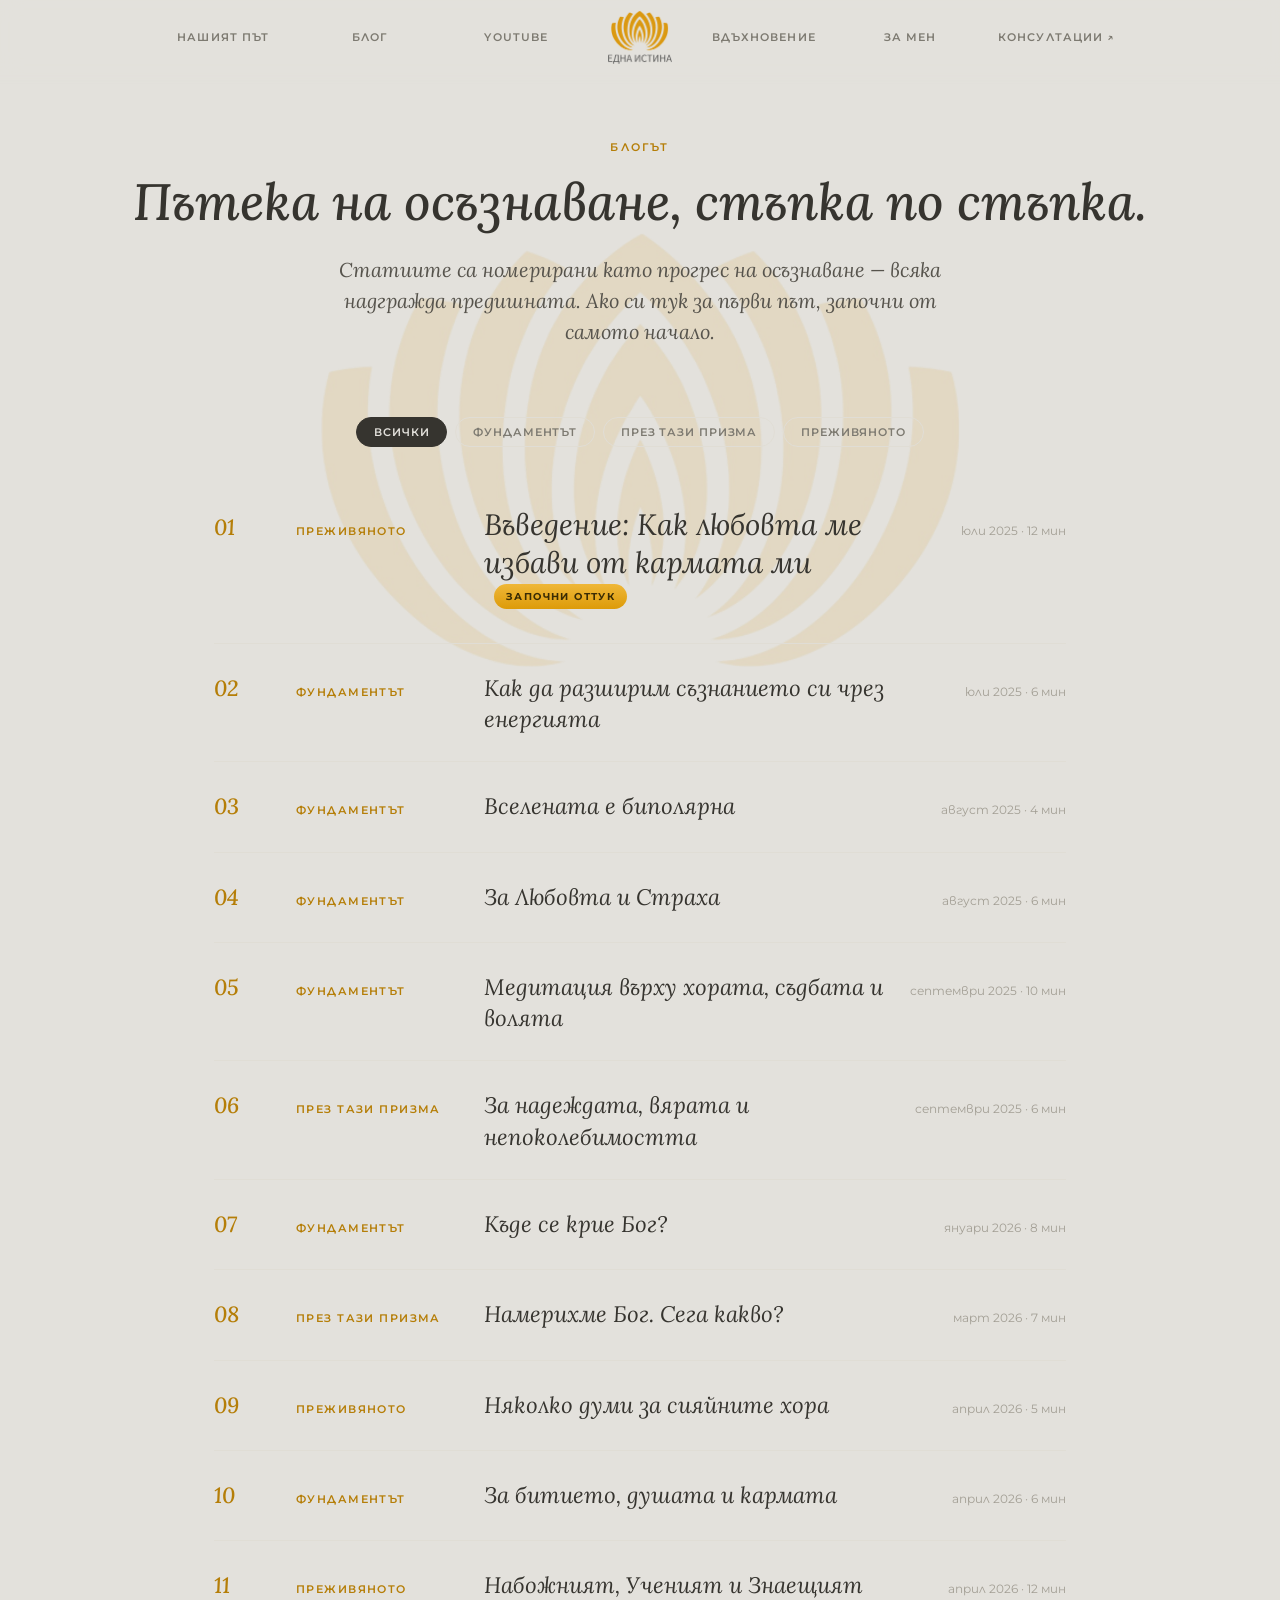
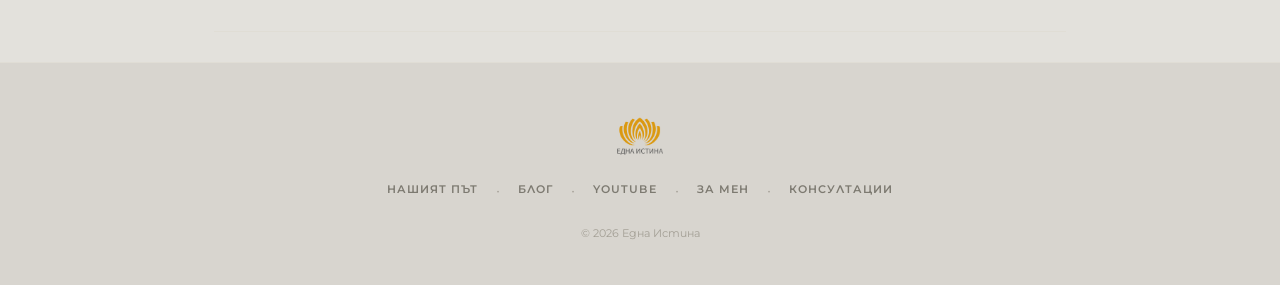
<file: blog.html>
<!DOCTYPE html>
<html lang="bg">
<head>
<meta charset="UTF-8">
<meta name="viewport" content="width=device-width, initial-scale=1.0">
<title>Блог · Една Истина</title>
<meta name="description" content="Статиите на Една Истина — подредени като пътека на осъзнаване: енергията, Любовта и Страха, волята, душата и кармата. Четива-медитации на български.">
<link rel="preconnect" href="https://fonts.googleapis.com">
<link rel="preconnect" href="https://fonts.gstatic.com" crossorigin>
<link href="https://fonts.googleapis.com/css2?family=Lora:ital,wght@0,400;0,500;0,600;0,700;1,400;1,500&family=Montserrat:wght@400;500;600;700&display=swap&subset=cyrillic,cyrillic-ext,latin" rel="stylesheet">
<link rel="stylesheet" href="edna.css">
<style>
  /* само компонентите, специфични за страницата-списък (останалото е в edna.css) */
  .bloglist-head{text-align:center;padding:64px 0 10px}
  .bloglist-head .section-label{margin-bottom:14px}
  .bloglist-intro{font-family:'Lora',serif;font-style:italic;font-size:clamp(17px,2.2vw,20px);color:var(--ink-soft);line-height:1.55;max-width:640px;margin:0 auto 8px}
  .bloglist{max-width:900px;margin:0 auto;padding:26px 24px 30px}
  .bloglist .blog-filters{justify-content:center;margin:26px 0 18px}
  .list-post{display:grid;grid-template-columns:64px 170px 1fr auto;gap:18px;align-items:baseline;padding:26px 0;border-bottom:1px solid var(--line)}
  .list-post.featured{padding:40px 0 34px}
  .list-num{font-family:'Lora',serif;font-style:italic;font-weight:500;font-size:22px;color:var(--gold-deep)}
  .list-post .post-title{font-size:clamp(1.1rem,1.8vw,1.4rem)}
  .list-post.featured .post-title{font-size:clamp(1.4rem,2.3vw,1.9rem)}
  .list-start{display:inline-block;margin-left:10px;font-family:'Montserrat';font-size:10px;font-weight:700;letter-spacing:.14em;text-transform:uppercase;color:#3a2c04;background:linear-gradient(180deg,var(--gold-bright),var(--gold));border-radius:30px;padding:4px 12px;vertical-align:middle}
  @media(max-width:680px){.list-post{grid-template-columns:44px 1fr;gap:6px 14px}.list-post .post-cat,.list-post .post-meta{grid-column:2;text-align:left}}
</style>
</head>
<body>

<button id="back-to-top" aria-label="Нагоре" onclick="window.scrollTo({top:0,behavior:'smooth'})">↑</button>
<div class="bg-lotus" aria-hidden="true"></div>

<nav id="navbar">
  <div class="nav-inner">
    <a href="index.html#path" class="nav-link">Нашият път</a>
    <a href="blog.html" class="nav-link">Блог</a>
    <a href="index.html#youtube" class="nav-link">YouTube</a>
    <a href="index.html" class="nav-logo-wrap"><img src="images/logo.png" alt="Една Истина"></a>
    <a href="index.html#inspiration" class="nav-link">Вдъхновение</a>
    <a href="index.html#about" class="nav-link">За мен</a>
    <a href="https://konsultacii.ednaistina.bg" class="nav-link ext" target="_blank" rel="noopener">Консултации ↗</a>
    <button class="nav-hamburger" id="hamburger" aria-label="Меню"><span></span><span></span><span></span></button>
  </div>
  <div class="nav-drawer" id="nav-drawer">
    <a href="index.html#path" class="nav-link">Нашият път</a>
    <a href="blog.html" class="nav-link">Блог</a>
    <a href="index.html#youtube" class="nav-link">YouTube</a>
    <a href="index.html#inspiration" class="nav-link">Вдъхновение</a>
    <a href="index.html#about" class="nav-link">За мен</a>
    <a href="https://konsultacii.ednaistina.bg" class="nav-link ext" target="_blank" rel="noopener">Консултации ↗</a>
  </div>
</nav>

<header class="bloglist-head">
  <!-- ✎ Етикет -->
  <div class="section-label">Блогът</div>
  <!-- ✎ Заглавие -->
  <h1 class="section-heading">Пътека на осъзнаване, стъпка по стъпка.</h1>
  <!-- ✎ Въвеждащ абзац -->
  <p class="bloglist-intro">Статиите са номерирани като прогрес на осъзнаване — всяка надгражда предишната. Ако си тук за първи път, започни от самото начало.</p>
</header>

<main class="bloglist">
  <!-- ✎ Бутони-филтри по категория (добави „Практиките“, когато излезе първата практика) -->
  <div class="blog-filters">
    <button class="filter-btn active" data-filter="all">Всички</button>
    <button class="filter-btn" data-filter="osnova">Фундаментът</button>
    <button class="filter-btn" data-filter="pogled">През тази призма</button>
    <button class="filter-btn" data-filter="beleshki">Преживяното</button>
  </div>

  <!-- ✎ Статия 01 (началото на пътеката) -->
  <div class="list-post featured" data-category="beleshki">
    <div class="list-num">01</div>
    <div class="post-cat">Преживяното</div>
    <div><a class="post-title" href="blog-01-kak-lyubovta-me-izbavi-ot-karmata.html">Въведение: Как любовта ме избави от кармата ми</a><span class="list-start">Започни оттук</span></div>
    <div class="post-meta">юли 2025 · 12 мин</div>
  </div>
  <!-- ✎ Статия 02 -->
  <div class="list-post" data-category="osnova">
    <div class="list-num">02</div>
    <div class="post-cat">Фундаментът</div>
    <div><a class="post-title" href="blog-02-kak-da-razshirim-saznanieto-si-chrez-energiyata.html">Как да разширим съзнанието си чрез енергията</a></div>
    <div class="post-meta">юли 2025 · 6 мин</div>
  </div>
  <!-- ✎ Статия 03 -->
  <div class="list-post" data-category="osnova">
    <div class="list-num">03</div>
    <div class="post-cat">Фундаментът</div>
    <div><a class="post-title" href="blog-03-vselenata-e-bipolyarna.html">Вселената е биполярна</a></div>
    <div class="post-meta">август 2025 · 4 мин</div>
  </div>
  <!-- ✎ Статия 04 -->
  <div class="list-post" data-category="osnova">
    <div class="list-num">04</div>
    <div class="post-cat">Фундаментът</div>
    <div><a class="post-title" href="blog-04-za-lyubovta-i-straha.html">За Любовта и Страха</a></div>
    <div class="post-meta">август 2025 · 6 мин</div>
  </div>
  <!-- ✎ Статия 05 -->
  <div class="list-post" data-category="osnova">
    <div class="list-num">05</div>
    <div class="post-cat">Фундаментът</div>
    <div><a class="post-title" href="blog-05-meditaciya-varhu-horata-sadbata-i-volyata.html">Медитация върху хората, съдбата и волята</a></div>
    <div class="post-meta">септември 2025 · 10 мин</div>
  </div>
  <!-- ✎ Статия 06 -->
  <div class="list-post" data-category="pogled">
    <div class="list-num">06</div>
    <div class="post-cat">През тази призма</div>
    <div><a class="post-title" href="blog-06-za-nadezhdata-vyarata-i-nepokolebimostta.html">За надеждата, вярата и непоколебимостта</a></div>
    <div class="post-meta">септември 2025 · 6 мин</div>
  </div>
  <!-- ✎ Статия 07 -->
  <div class="list-post" data-category="osnova">
    <div class="list-num">07</div>
    <div class="post-cat">Фундаментът</div>
    <div><a class="post-title" href="blog-07-kade-se-krie-bog.html">Къде се крие Бог?</a></div>
    <div class="post-meta">януари 2026 · 8 мин</div>
  </div>
  <!-- ✎ Статия 08 -->
  <div class="list-post" data-category="pogled">
    <div class="list-num">08</div>
    <div class="post-cat">През тази призма</div>
    <div><a class="post-title" href="blog-08-namerihme-bog-sega-kakvo.html">Намерихме Бог. Сега какво?</a></div>
    <div class="post-meta">март 2026 · 7 мин</div>
  </div>
  <!-- ✎ Статия 09 -->
  <div class="list-post" data-category="beleshki">
    <div class="list-num">09</div>
    <div class="post-cat">Преживяното</div>
    <div><a class="post-title" href="blog-09-nyakolko-dumi-za-siyaynite-hora.html">Няколко думи за сияйните хора</a></div>
    <div class="post-meta">април 2026 · 5 мин</div>
  </div>
  <!-- ✎ Статия 10 -->
  <div class="list-post" data-category="osnova">
    <div class="list-num">10</div>
    <div class="post-cat">Фундаментът</div>
    <div><a class="post-title" href="blog-10-za-bitieto-dushata-i-karmata.html">За битието, душата и кармата</a></div>
    <div class="post-meta">април 2026 · 6 мин</div>
  </div>
  <!-- ✎ Статия 11 -->
  <div class="list-post" data-category="beleshki">
    <div class="list-num">11</div>
    <div class="post-cat">Преживяното</div>
    <div><a class="post-title" href="blog-11-nabozhniyat-ucheniyat-i-znaeshtiyat.html">Набожният, Ученият и Знаещият</a></div>
    <div class="post-meta">април 2026 · 12 мин</div>
  </div>
  <!--
    ✎ НОВА СТАТИЯ: копирай някой от блоковете по-горе, смени номера, категорията
    (data-category: osnova / pogled / beleshki / praktiki), заглавието, линка и датата.
  -->
</main>

<footer>
  <div class="footer-logo"><img src="images/logo.png" alt="Една Истина"></div>
  <div class="footer-links">
    <a href="index.html#path" class="footer-link">Нашият път</a><span class="footer-div">·</span>
    <a href="blog.html" class="footer-link">Блог</a><span class="footer-div">·</span>
    <a href="index.html#youtube" class="footer-link">YouTube</a><span class="footer-div">·</span>
    <a href="index.html#about" class="footer-link">За мен</a><span class="footer-div">·</span>
    <a href="https://konsultacii.ednaistina.bg" class="footer-link" target="_blank" rel="noopener">Консултации</a>
  </div>
  <div class="footer-copy">© 2026 Една Истина</div>
</footer>

<script>
  const btt=document.getElementById('back-to-top');
  addEventListener('scroll',()=>btt.classList.toggle('visible',scrollY>420));
  const ham=document.getElementById('hamburger'),drw=document.getElementById('nav-drawer');
  ham.addEventListener('click',()=>{ham.classList.toggle('open');drw.classList.toggle('open')});
  drw.querySelectorAll('a').forEach(l=>l.addEventListener('click',()=>{ham.classList.remove('open');drw.classList.remove('open')}));
  document.querySelectorAll('.filter-btn').forEach(b=>b.addEventListener('click',()=>{
    document.querySelectorAll('.filter-btn').forEach(x=>x.classList.remove('active'));
    b.classList.add('active');const f=b.dataset.filter;
    document.querySelectorAll('[data-category]').forEach(p=>p.style.display=(f==='all'||p.dataset.category===f)?'':'none');
  }));
</script>
</body>
</html>
</file>
<file: edna.css>
/* Една Истина — обща дизайн система (edna.css) */
:root{
    --bg:#e3e1dc; --bg-2:#d8d5cf; --bg-3:#cfccc4;
    --paper:#fbfaf8; --line:#e0ddd5;
    --ink:#36342f; --ink-soft:#56534c; --ink-dim:#7d7a71; --ink-faint:#a39f95; --subtle:#a39f95;
    --gold:#dd9b09; --gold-bright:#efb738; --gold-deep:#b57e08; --gold-pale:#f0e1bc;
    --pill:rgba(120,98,40,.4);
    --horizon:linear-gradient(to right,transparent,var(--gold),transparent);
  }
  *,*::before,*::after{box-sizing:border-box;margin:0;padding:0}
  html{scroll-behavior:smooth}
  body{background:var(--bg);color:var(--ink-soft);font-family:'Montserrat',sans-serif;font-size:16px;line-height:1.7;-webkit-font-smoothing:antialiased}
  img{display:block;max-width:100%}
  a{color:inherit;text-decoration:none}
  button{cursor:pointer;font-family:'Montserrat',sans-serif}
  .container{max-width:1080px;margin:0 auto;padding:0 40px}
  @media(max-width:600px){.container{padding:0 24px}}
  .horizon{height:1px;background:var(--horizon);border:none;margin:0;opacity:.5}
  .fade-in{opacity:0;transform:translateY(22px);transition:opacity .7s ease,transform .7s ease}
  .fade-in.visible{opacity:1;transform:none}
  @keyframes fadeUp{from{opacity:0;transform:translateY(26px)}to{opacity:1;transform:none}}

  /* nav */
  #navbar{position:sticky;top:0;z-index:100;background:rgba(227,225,220,.95);backdrop-filter:blur(10px)}
  /* федъринг: ръбът на самия навбар (фон + блър) се разтваря в страницата */
  #navbar::after{content:'';position:absolute;left:0;right:0;top:100%;height:10px;
    background:rgba(227,225,220,.95);backdrop-filter:blur(10px);
    -webkit-mask-image:linear-gradient(to bottom,#000,transparent);
    mask-image:linear-gradient(to bottom,#000,transparent);
    pointer-events:none}
  .nav-inner{max-width:1080px;margin:0 auto;padding:0 50px;height:74px;display:grid;
    grid-template-columns:1fr 1fr 1fr auto 1fr 1fr 1fr;align-items:center}
  .nav-link{display:block;text-align:center;padding:4px 0;font-size:11px;font-weight:600;letter-spacing:.1em;
    text-transform:uppercase;color:var(--ink-dim);white-space:nowrap;position:relative;transition:color .25s}
  .nav-link::after{content:'';position:absolute;bottom:-3px;left:50%;width:0;height:1px;background:var(--gold);transform:translateX(-50%);transition:width .3s}
  .nav-link:hover{color:var(--gold-deep)}
  .nav-link:hover::after{width:100%}
  .nav-link.ext::after{display:none}
  .nav-logo-wrap{display:flex;justify-content:center;align-items:center;padding:0 18px}
  .nav-logo-wrap img{height:54px;width:auto;transition:filter .3s}
  .nav-logo-wrap:hover img{filter:drop-shadow(0 0 9px rgba(221,155,9,.4))}
  .nav-hamburger{display:none;flex-direction:column;gap:5px;background:none;border:none;padding:4px}
  .nav-hamburger span{display:block;width:24px;height:1.6px;background:var(--ink);transition:transform .3s,opacity .3s}
  .nav-hamburger.open span:nth-child(1){transform:translateY(6.6px) rotate(45deg)}
  .nav-hamburger.open span:nth-child(2){opacity:0}
  .nav-hamburger.open span:nth-child(3){transform:translateY(-6.6px) rotate(-45deg)}
  .nav-drawer{display:none;flex-direction:column;align-items:center;gap:20px;padding:30px;background:var(--bg-2);border-top:1px solid var(--line)}
  .nav-drawer.open{display:flex}
  @media(max-width:900px){
    .nav-inner{display:flex;justify-content:space-between;padding:0 24px}
    .nav-inner>.nav-link{display:none}
    .nav-logo-wrap{padding:0}
    .nav-hamburger{display:flex}
  }

  /* back to top */
  #back-to-top{position:fixed;bottom:30px;right:30px;z-index:200;width:44px;height:44px;border-radius:50%;
    background:var(--paper);border:1px solid var(--gold-bright);color:var(--gold-deep);font-size:16px;
    display:flex;align-items:center;justify-content:center;opacity:0;transform:translateY(8px);pointer-events:none;
    transition:opacity .3s,transform .3s,background .25s,color .25s;box-shadow:0 4px 14px rgba(221,155,9,.18)}
  #back-to-top.visible{opacity:1;transform:none;pointer-events:auto}
  #back-to-top:hover{background:var(--gold);color:#fff}

  /* hero */
  #hero{min-height:90vh;display:flex;flex-direction:column;align-items:center;justify-content:center;text-align:center;padding:90px 40px 80px;position:relative;overflow:hidden}
  #hero::before{content:"";position:absolute;inset:0;pointer-events:none;
    background:radial-gradient(900px 480px at 50% 0%,rgba(255,255,255,.6),transparent 60%),
               radial-gradient(700px 380px at 50% 120%,rgba(221,155,9,.06),transparent 55%)}
  .bg-lotus{position:fixed;top:50%;left:50%;transform:translate(-50%,-50%);width:min(640px,72vh);height:min(480px,54vh);background:url("images/lotus.png") center/contain no-repeat;opacity:.12;z-index:-1;pointer-events:none}
  .hero-author{font-family:'Lora',serif;font-style:italic;font-size:clamp(1rem,1.4vw,1.18rem);color:var(--ink-dim);letter-spacing:.02em;margin-bottom:34px;position:relative;animation:fadeUp .9s ease both .42s}
  .hero-heading{font-family:'Lora',serif;font-style:italic;font-weight:500;font-size:clamp(2.8rem,6vw,5rem);color:var(--ink);line-height:1.12;max-width:860px;margin-bottom:12px;position:relative;animation:fadeUp .9s ease both .22s}
  .hero-body{font-size:16.5px;color:var(--ink-dim);line-height:1.9;max-width:580px;margin-bottom:42px;position:relative;animation:fadeUp .9s ease both .5s}
  .hero-ctas{display:flex;gap:14px;flex-wrap:wrap;justify-content:center;position:relative;animation:fadeUp .9s ease both .7s}
  .hero-book{margin-top:18px;position:relative;animation:fadeUp .9s ease both .85s}

  .btn-primary{display:inline-block;padding:14px 34px;background:linear-gradient(180deg,var(--gold-bright),var(--gold));color:#3a2c04;font-size:12px;font-weight:700;letter-spacing:.1em;text-transform:uppercase;border-radius:50px;border:none;transition:transform .2s,box-shadow .25s;box-shadow:0 12px 26px -12px rgba(221,155,9,.55)}
  .btn-primary:hover{transform:translateY(-2px);box-shadow:0 18px 34px -12px rgba(221,155,9,.6)}
  .btn-ghost{display:inline-block;padding:14px 34px;background:rgba(255,255,255,.4);color:var(--ink-soft);font-size:12px;font-weight:600;letter-spacing:.1em;text-transform:uppercase;border-radius:50px;border:1px solid var(--pill);transition:border-color .25s,color .25s,transform .2s}
  .btn-ghost:hover{border-color:var(--gold);color:var(--gold-deep);transform:translateY(-2px)}
  .btn-text{display:inline-flex;align-items:center;gap:8px;font-size:12.5px;font-weight:600;letter-spacing:.06em;text-transform:uppercase;color:var(--gold-deep);transition:gap .25s}
  .btn-text::after{content:'→'}
  .btn-text:hover{gap:14px}

  /* shared */
  .section-label{font-size:11px;font-weight:600;letter-spacing:.2em;text-transform:uppercase;color:var(--gold-deep);margin-bottom:16px}
  .section-heading{font-family:'Lora',serif;font-style:italic;font-weight:500;font-size:clamp(2rem,4vw,3.2rem);color:var(--ink);line-height:1.2;margin-bottom:22px}
  .section-intro{font-size:16px;color:var(--ink-dim);line-height:1.9;max-width:620px;margin-bottom:56px}

  section{padding:100px 0}
  @media(max-width:600px){section{padding:72px 0}}

  /* our path */
  .path-cards{display:grid;grid-template-columns:repeat(3,1fr);gap:22px;margin-bottom:50px}
  .path-card{background:var(--paper);border:1px solid var(--line);border-radius:4px;padding:34px 28px;position:relative;overflow:hidden}
  .path-card::before{content:'';position:absolute;top:0;left:0;width:2px;height:0;background:var(--gold);transition:height .4s}
  .path-card:hover::before{height:100%}
  .path-num{font-family:'Lora',serif;font-style:italic;font-size:2.6rem;color:var(--gold-pale);line-height:1;margin-bottom:12px}
  .path-title{font-family:'Lora',serif;font-style:italic;font-size:1.35rem;color:var(--ink);margin-bottom:11px}
  .path-text{font-size:14px;color:var(--ink-dim);line-height:1.8}
  .path-ctas{display:flex;gap:20px;flex-wrap:wrap;align-items:center}
  @media(max-width:720px){.path-cards{grid-template-columns:1fr}}

  /* blog */
  .blog-filters{display:flex;gap:8px;flex-wrap:wrap;margin-bottom:42px}
  .filter-btn{padding:7px 17px;font-size:11px;font-weight:600;letter-spacing:.08em;text-transform:uppercase;background:transparent;color:var(--ink-dim);border:1px solid var(--line);border-radius:50px;transition:all .22s}
  .filter-btn:hover,.filter-btn.active{background:var(--ink);color:var(--bg);border-color:var(--ink)}
  .blog-post,.blog-post-featured{padding:26px 0;border-bottom:1px solid var(--line);display:grid;grid-template-columns:190px 1fr auto;gap:20px;align-items:baseline}
  .blog-post-featured{padding:42px 0 36px}
  .post-cat{font-size:11px;font-weight:600;letter-spacing:.13em;text-transform:uppercase;color:var(--gold-deep)}
  .post-title{font-family:'Lora',serif;font-style:italic;color:var(--ink);line-height:1.3;transition:color .25s}
  .blog-post-featured .post-title{font-size:clamp(1.5rem,2.4vw,2rem)}
  .blog-post .post-title{font-size:clamp(1.1rem,1.8vw,1.4rem)}
  .blog-post a.post-title:hover,.blog-post-featured a.post-title:hover{color:var(--gold-deep)}
  .post-meta{font-size:11.5px;color:var(--subtle);white-space:nowrap;text-align:right}
  @media(max-width:640px){.blog-post,.blog-post-featured{grid-template-columns:1fr;gap:6px}.post-meta{text-align:left}}
  .blog-more{margin-top:40px}

  /* the work */
  .work-grid{display:grid;grid-template-columns:repeat(3,1fr);gap:20px;margin-top:48px}
  .work-card{background:var(--paper);border:1px solid var(--line);border-radius:4px;padding:34px 26px;position:relative;overflow:hidden;opacity:.62;filter:blur(.3px);user-select:none}
  .work-card::after{content:'';position:absolute;inset:0;background:linear-gradient(160deg,transparent 40%,rgba(251,250,248,.55))}
  .work-badge{position:absolute;top:16px;right:16px;padding:4px 12px;background:var(--gold);border-radius:50px;font-size:9.5px;font-weight:700;letter-spacing:.12em;text-transform:uppercase;color:#fff;z-index:1}
  .work-icon{font-size:1.7rem;margin-bottom:16px;color:var(--gold-deep)}
  .work-title{font-family:'Lora',serif;font-style:italic;font-size:1.4rem;color:var(--ink);margin-bottom:11px}
  .work-text{font-size:13.5px;color:var(--ink-dim);line-height:1.8}
  .work-ctas{margin-top:48px;display:flex;gap:20px;align-items:center;flex-wrap:wrap}
  @media(max-width:720px){.work-grid{grid-template-columns:1fr}}

  /* perspectives */
  .persp-grid{display:grid;grid-template-columns:repeat(2,1fr);gap:22px;margin-top:48px}
  .persp-card{background:var(--paper);border:1px solid var(--line);border-radius:4px;padding:42px 36px}
  .persp-card.soon{opacity:.4;display:flex;align-items:center;justify-content:center;min-height:240px}
  .persp-card.soon p{font-family:'Lora',serif;font-style:italic;font-size:1.15rem;color:var(--subtle)}
  .persp-trad{font-size:11px;font-weight:600;letter-spacing:.16em;text-transform:uppercase;color:var(--gold-deep);margin-bottom:13px}
  .persp-title{font-family:'Lora',serif;font-style:italic;font-size:1.6rem;color:var(--ink);line-height:1.25;margin-bottom:26px}
  .persp-row{margin-bottom:18px}
  .persp-row-label{font-size:10px;font-weight:700;letter-spacing:.16em;text-transform:uppercase;color:var(--subtle);margin-bottom:6px}
  .persp-row-text{font-size:14px;color:var(--ink-soft);line-height:1.85}
  .persp-verdict{margin-top:26px;padding-top:20px;border-top:1px solid var(--line);font-family:'Lora',serif;font-style:italic;font-size:1rem;color:var(--ink);line-height:1.6}
  @media(max-width:760px){.persp-grid{grid-template-columns:1fr}}

  /* youtube gallery */
  .persp-card.hook{position:relative}
  .persp-card.hook.swap #hook-cat,.persp-card.hook.swap #hook-title,.persp-card.hook.swap #hook-body{animation:fadeUp .45s ease both}
  .yt-card{cursor:pointer}
  .yt-card.selected{border-color:var(--gold);box-shadow:0 20px 44px -24px rgba(221,155,9,.5),inset 0 0 0 1px rgba(221,155,9,.3)}
  .yt-card.selected .yt-title{color:var(--gold-deep)}
  .hook-cta{display:inline-flex;align-items:center;gap:8px;margin-top:24px;font-family:'Montserrat';font-weight:600;font-size:13px;letter-spacing:.06em;text-transform:uppercase;color:var(--gold-deep);text-decoration:none;transition:gap .25s}
  .hook-cta:hover{gap:14px}
  .yt-grid{display:grid;grid-template-columns:repeat(3,1fr);gap:20px;margin-top:30px}
  @media(max-width:760px){.yt-grid{grid-template-columns:1fr 1fr}}
  @media(max-width:520px){.yt-grid{grid-template-columns:1fr}}
  .yt-card{display:flex;flex-direction:column;background:var(--paper);border:1px solid var(--line);border-radius:10px;overflow:hidden;text-decoration:none;color:inherit;transition:transform .18s,box-shadow .25s}
  .yt-card:hover{transform:translateY(-4px);box-shadow:0 24px 48px -28px rgba(60,50,20,.4)}
  .yt-thumb{aspect-ratio:16/9;background-color:var(--bg-3);background-size:cover;background-position:center;background-repeat:no-repeat;display:grid;place-items:center;color:var(--gold-deep);font-size:26px;border-bottom:1px solid var(--line)}
  .yt-body{padding:14px 16px 16px}
  .yt-title{font-family:'Lora',serif;font-style:italic;font-size:16px;color:var(--ink);line-height:1.3}
  .yt-meta{font-size:11px;color:var(--ink-faint);margin-top:7px;letter-spacing:.04em}
  .yt-more{margin-top:34px;text-align:center}

  /* inspiration */
  #inspiration .section-label,#inspiration .section-heading{text-align:center}
  .quote-gallery{max-width:680px;margin:0 auto}
  .quote-slide{display:none;text-align:center;animation:fadeUp .45s ease}
  .quote-slide.active{display:block}
  .quote-text{font-family:'Lora',serif;font-style:italic;font-weight:500;font-size:clamp(1.35rem,2.4vw,1.9rem);color:var(--ink);line-height:1.5;margin-bottom:26px}
  .quote-source{font-size:12px;font-weight:600;letter-spacing:.14em;text-transform:uppercase;color:var(--ink-dim)}
  .quote-trad{margin-top:5px;font-size:11px;color:var(--gold-deep);letter-spacing:.08em}
  .quote-nav{display:flex;align-items:center;justify-content:center;gap:26px;margin-top:44px}
  .quote-arrow{background:none;border:1px solid var(--line);border-radius:50px;width:42px;height:42px;display:flex;align-items:center;justify-content:center;color:var(--ink-dim);font-size:15px;transition:.25s}
  .quote-arrow:hover{border-color:var(--gold);background:var(--gold);color:#fff}
  .quote-dots{display:flex;gap:7px}
  .quote-dot{width:5px;height:5px;border-radius:50%;background:var(--line);transition:.25s}
  .quote-dot.active{background:var(--gold);transform:scale(1.3)}

  /* about */
  .about-inner{display:grid;grid-template-columns:1fr 1fr;gap:72px;align-items:start}
  .about-text{font-size:15.5px;color:var(--ink-soft);line-height:1.95}
  .about-text p+p{margin-top:16px}
  .about-pillars-label{font-size:11px;font-weight:600;letter-spacing:.16em;text-transform:uppercase;color:var(--gold-deep);margin-bottom:22px}
  .pillars{display:grid;grid-template-columns:1fr 1fr;gap:15px}
  .pillar{background:var(--paper);border:1px solid var(--line);border-radius:4px;padding:24px 20px;transition:border-color .3s}
  .pillar:hover{border-color:var(--gold-bright)}
  .pillar-name{font-family:'Lora',serif;font-style:italic;font-size:1.1rem;color:var(--ink);margin-bottom:8px}
  .pillar-desc{font-size:12.5px;color:var(--ink-dim);line-height:1.7}
  .pillar-tag{display:inline-block;margin-top:9px;padding:3px 10px;background:var(--gold-pale);border-radius:50px;font-size:9.5px;font-weight:600;letter-spacing:.1em;text-transform:uppercase;color:var(--gold-deep)}
  .pillar-tag.soon{background:#e8e4dc;color:var(--subtle)}
  @media(max-width:760px){.about-inner{grid-template-columns:1fr;gap:48px}}

  /* join */
  .tiers{display:grid;grid-template-columns:repeat(3,1fr);gap:18px;margin-top:48px;margin-bottom:60px}
  .tier{background:var(--paper);border:1px solid var(--line);border-radius:4px;padding:32px 24px;transition:border-color .3s}
  .tier:hover{border-color:var(--gold-bright)}
  .tier.feat{border-color:var(--gold-bright);background:var(--bg);position:relative}
  .tier.feat::before{content:'';position:absolute;top:0;left:0;right:0;height:2px;background:var(--horizon);border-radius:4px 4px 0 0}
  .tier-name{font-size:10.5px;font-weight:700;letter-spacing:.2em;text-transform:uppercase;color:var(--subtle);margin-bottom:11px}
  .tier.feat .tier-name{color:var(--gold-deep)}
  .tier-price{font-family:'Lora',serif;font-style:italic;font-size:1.35rem;color:var(--ink);margin-bottom:16px}
  .tier-feats{list-style:none;display:flex;flex-direction:column;gap:9px}
  .tier-feats li{font-size:13px;color:var(--ink-dim);line-height:1.55;display:flex;gap:9px}
  .tier-feats li::before{content:'—';color:var(--gold-bright);flex-shrink:0}
  .join-lower{display:flex;gap:46px;align-items:flex-end;flex-wrap:wrap}
  .join-form-wrap{flex:1;min-width:280px;max-width:480px}
  .join-form-label{font-size:13px;color:var(--ink-dim);margin-bottom:13px}
  .join-form{display:flex}
  .join-input{flex:1;padding:13px 17px;background:var(--paper);border:1px solid var(--line);border-right:none;border-radius:50px 0 0 50px;font-family:'Montserrat';font-size:14px;color:var(--ink);outline:none;transition:border-color .25s}
  .join-input:focus{border-color:var(--gold-bright)}
  .join-btn{padding:13px 24px;background:var(--gold);color:#3a2c04;font-size:11.5px;font-weight:700;letter-spacing:.08em;text-transform:uppercase;border:none;border-radius:0 50px 50px 0;transition:background .25s}
  .join-btn:hover{background:var(--gold-deep);color:#fff}
  .join-note{margin-top:11px;font-size:11.5px;color:var(--subtle)}
  .join-book p{font-size:13.5px;color:var(--ink-dim);margin-bottom:11px;line-height:1.6}
  @media(max-width:760px){.tiers{grid-template-columns:1fr}.join-form{flex-direction:column}.join-input{border-right:1px solid var(--line);border-radius:50px 50px 0 0}.join-btn{border-radius:0 0 50px 50px}}

  /* consult */
  #consult{text-align:center}
  #consult .section-label,#consult .section-heading,#consult .section-intro{margin-left:auto;margin-right:auto}
  #consult .section-intro{margin-bottom:18px}
  .consult-note{max-width:560px;margin:0 auto 30px;padding:18px 22px;background:var(--paper);border:1px solid var(--line);border-left:2px solid var(--gold);border-radius:4px;font-size:13.5px;color:var(--ink-dim);line-height:1.7;text-align:left}

  /* footer — светъл, в тон с останалата страница; логото е без филтри */
  footer{background:var(--bg-2);border-top:1px solid var(--line);padding:54px 0 42px;text-align:center}
  .footer-logo img{height:38px;width:auto;margin:0 auto 22px}
  .footer-links{display:flex;justify-content:center;gap:0 18px;flex-wrap:wrap;margin-bottom:20px}
  .footer-link{font-size:10.5px;font-weight:600;letter-spacing:.1em;text-transform:uppercase;color:var(--ink-dim);transition:color .25s;padding:4px 0}
  .footer-link:hover{color:var(--gold-deep)}
  .footer-div{color:var(--subtle)}
  .footer-copy{font-size:11px;color:var(--subtle)}

/* ═══════ БЛОГ ГАЛЕРИЯ (index.html) ═══════ */
  .bp-grid{display:grid;grid-template-columns:repeat(3,1fr);gap:16px;margin-top:26px}
  @media(max-width:760px){.bp-grid{grid-template-columns:1fr 1fr}}
  @media(max-width:520px){.bp-grid{grid-template-columns:1fr}}
  .bp-card{cursor:pointer;display:flex;gap:14px;align-items:flex-start;background:var(--paper);border:1px solid var(--line);border-radius:10px;padding:16px 18px;transition:transform .18s,box-shadow .25s,border-color .25s}
  .bp-card:hover{transform:translateY(-3px);box-shadow:0 22px 44px -28px rgba(60,50,20,.4)}
  .bp-card.selected{border-color:var(--gold);box-shadow:0 20px 44px -24px rgba(221,155,9,.5),inset 0 0 0 1px rgba(221,155,9,.3)}
  .bp-card.selected .bp-title{color:var(--gold-deep)}
  .bp-num{font-family:'Lora',serif;font-style:italic;font-weight:500;font-size:21px;color:var(--gold-deep);line-height:1.15}
  .bp-title{font-family:'Lora',serif;font-style:italic;font-size:15.5px;color:var(--ink);line-height:1.35;transition:color .25s}
  .bp-cat{margin-top:7px;font-size:10px;font-weight:600;letter-spacing:.13em;text-transform:uppercase;color:var(--ink-faint)}
  .bh-meta{margin-top:18px;font-size:11.5px;color:var(--subtle);letter-spacing:.05em}
  .persp-card.hook.swap .bh-anim{animation:fadeUp .45s ease both}

/* ═══ Контактна форма ═══ */
.contact-form{max-width:640px;margin:0 auto}
.contact-row{display:flex;gap:14px;margin-bottom:14px}
.contact-input{flex:1;padding:13px 17px;background:var(--paper);border:1px solid var(--line);border-radius:12px;font-family:'Montserrat';font-size:14px;color:var(--ink);outline:none;transition:border-color .25s}
.contact-textarea{width:100%;padding:13px 17px;background:var(--paper);border:1px solid var(--line);border-radius:12px;font-family:'Montserrat';font-size:14px;color:var(--ink);outline:none;resize:vertical;transition:border-color .25s;box-sizing:border-box}
.contact-input:focus,.contact-textarea:focus{border-color:var(--gold-bright)}
.contact-actions{display:flex;align-items:center;gap:16px;margin-top:16px}
.contact-status{font-size:13px;color:var(--ink-dim)}
@media(max-width:760px){.contact-row{flex-direction:column}}

/* ═══════ МОБИЛЕН АКОРДЕОН: резюмето вътре в решетката ═══════ */
  .yt-grid > .persp-card.hook,.bp-grid > .persp-card.hook{grid-column:1/-1}
</file>
